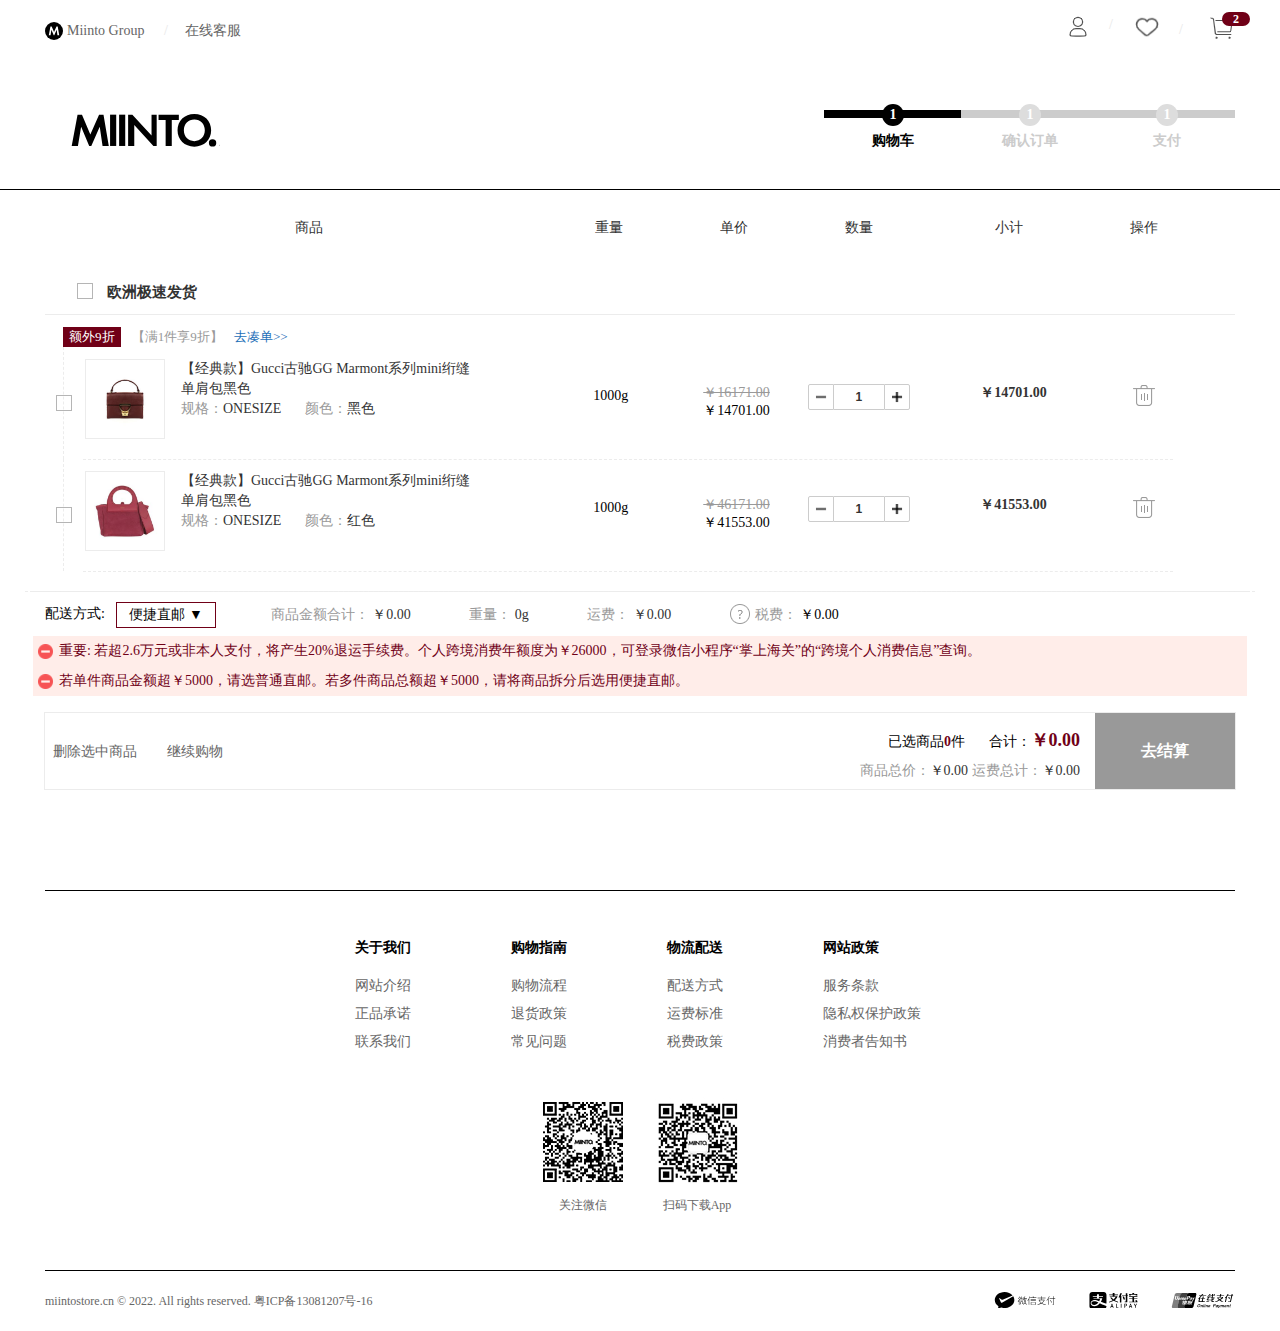
<file: project/html/cart.html>
<!DOCTYPE html>
<html lang="en">

<head>
    <meta charset="UTF-8">
    <meta http-equiv="X-UA-Compatible" content="IE=edge">
    <link rel="icon" href="../image/首页/商标/商标.svg">
    <meta name="viewport" content="width=device-width, initial-scale=1.0">
    <title>购物车</title>
    <link rel="stylesheet" href="../Css/cart.css">
    <script src="../jQuery/jquery.min.js"></script>
    <script src="../js/cart.js"></script>
</head>

<body>
    <div class="queren-lp">
        <div class="que-zhong clocfx">
            <div class="que-he">
                <div class="he-shang">
                    <span>X</span>
                </div>
                <p>你确定要删除该商品吗？</p>
                <div class="he-xia">
                    <button class="he-btn">确定</button>
                    <button class="he-btn2">取消</button>
                </div>
            </div>
        </div>
    </div>
    <div class="queren-lp2">
        <div class="que-zhong2 clocfx2">
            <div class="que-he2">
                <div class="he-shang2">
                    <span>X</span>
                </div>
                <p>你确定要删除所选商品吗？</p>
                <div class="he-xia2">
                    <button class="he-btn2">确定</button>
                    <button class="he-btn3">取消</button>
                </div>
            </div>
        </div>
    </div>
    <header>
        <!-- ********************************头部header********************************************************* -->
        <div class="header_e">
            <div class="header-div">
                <div class="main-e">
                    <div class="main-left">
                        <ul>
                            <li>
                                <img src="../image/首页/商标/商标.svg" alt="">
                                <a href="../html/Home.html">
                                    Miinto Group
                                </a>
                                <span>
                                    /
                                </span>

                            </li>
                            <li>
                                <a href="javascript:;">
                                    在线客服
                                </a>
                            </li>
                        </ul>
                    </div>
                    <div class="main-right">
                        <ul>
                            <li class="right-yi">
                                <a href="../html/thelogin.html" class="dlu">
                                    <span>
                                        /
                                    </span>
                                </a>

                            </li>
                            <li class="right-er">

                                <a href="../html/chloe.html" class="aixin">

                                </a>
                            </li>

                            <li class="right-san">
                                <span>
                                    /
                                </span>
                                <a href="..//html/cart.html" class="guowu"></a>
                            </li>
                            <span class="jianshu">
                                2
                            </span>
                        </ul>
                    </div>
                </div>
            </div>

            <!-- **********************************logo****************************************************** -->
            <!-- **********************************logo****************************************************** -->
            <div class="logo-op">
                <div class="logoop-lp cfixc">
                    <div class="lp-logo">
                        <a href="Home.html">
                            <div class="lp-logo-div">
                            </div>
                        </a>
                    </div>
                    <div class="jingdu">
                        <span class="step-name current cjkofix">
                            购物车
                        </span>
                        <span class="step-name  clo">
                            确认订单
                        </span>
                        <span class="step-name  clo">
                            支付
                        </span>
                    </div>
                </div>
            </div>
        </div>
    </header>

    <!-- 主体 -->
    <!-- 主体 -->
    <main>
        <div class="main-daoh">
            <div class="maindaoh">
                <div class="cart-title clearfix">
                    <span class="cart-title-label select">
                    </span>
                    <span class="cart-title-label info">商品</span>
                    <span class="cart-title-label weight">重量</span>
                    <span class="cart-title-label price">单价</span>
                    <span class="cart-title-label quantity">数量</span>
                    <span class="cart-title-label subtotal">小计</span>
                    <span class="cart-title-label operation">操作</span>
                </div>

            </div>
            <div class="mainquan">
                <div class="quan-po">
                    <div class="cconte cconte0 disflexcoum flexstart">

                        <div class="ol">

                            <input type="checkbox" name="brand0hs" value="1" class="checkall">

                        </div>

                    </div>
                    <strong class="quan-tt">欧洲极速发货</strong>
                </div>
            </div>
            <div class="cart-product-row">
                <div class="promotion-info">
                    <span class="promotion-tag">
                        额外9折
                    </span>
                    <span class="promotion-text  meet  lpolpo">【满1件享9折】</span>

                    <span class="promotion-text  meet meet-span">已满足【满1件享9折】</span>

                    <a href="javascript:;" class="promotion-link">去凑单&gt;&gt;</a>
                    <!-- 第一个 -->
                    <!-- 第一个 -->
                    <div class="promotion-product kpl lkj">
                        <div class="cctv cconte0 disflexcoum flexstart">

                            <div class="ol">

                                <input type="checkbox" name="brand0hs" value="1" class="linklpo">

                            </div>

                        </div>
                        <div class="cart-product-cell info">
                            <a href="javascript:;" class="info-imglink left">
                                <img src="../image/放大镜区/baobao/bao10.jpg" alt="">
                            </a>
                            <div class="info-details left">
                                <a class="info-link" sel-id="cart-product-name" href="javascript:;"
                                    title="【经典款】Gucci古驰GG Marmont系列mini绗缝单肩包黑色" target="_blank">【经典款】Gucci古驰GG
                                    Marmont系列mini绗缝单肩包黑色</a>
                                <div class="info-configurable">
                                    <span sel-id="cart-product-attr">规格：<em>ONESIZE</em></span>
                                    <span sel-id="cart-product-attr">颜色：<em>黑色</em></span>
                                </div>
                                <div class="info-bundle scrollbar">
                                </div>
                            </div>
                        </div>
                        <div class="cart-product-cell weight bnm matop">
                            <span>1000g</span>
                        </div>
                        <div class="cart-product-cell pricee bnm matop">
                            <p class="original-price">￥16171.00</p>
                            <p class="current-price tag-reference">
                                <span sel-id="cart-product-price">￥14701.00</span>
                            </p>
                        </div>
                        <div class="opop matop">
                            <div class="dd clearfix js-panel-cartcount">
                                <input type="button" class="button quantity-minus btn-minus">
                                <input type="text" value="1" class="quantity-display cart-count">
                                <input type="button" class="button quantity-add btn-add">
                            </div>
                        </div>
                        <div class="cart-product-cell bnm subtotall matop">
                            <p class="subtotal-price" sel-id="cart-product-total-price">￥14701.00</p>
                        </div>
                        <div class="cart-product-cell operationn matop">
                            <a class="operation-delete" href="javascript:;">
                            </a>
                        </div>
                    </div>
                    <!-- 第二个 -->
                    <div class="promotion-product kpl lkj">
                        <div class="cctv cconte0 disflexcoum flexstart">

                            <div class="ol">

                                <input type="checkbox" name="brand0hs" value="1" class="linklpo">

                            </div>

                        </div>
                        <div class="cart-product-cell info">
                            <a href="javascript:;" class="info-imglink left">
                                <img src="../image/放大镜区/baobao/bao9.jpg" alt="">
                            </a>
                            <div class="info-details left">
                                <a class="info-link" sel-id="cart-product-name" href="javascript:;"
                                    title="【经典款】Gucci古驰GG Marmont系列mini绗缝单肩包黑色" target="_blank">【经典款】Gucci古驰GG
                                    Marmont系列mini绗缝单肩包黑色</a>
                                <div class="info-configurable">
                                    <span sel-id="cart-product-attr">规格：<em>ONESIZE</em></span>
                                    <span sel-id="cart-product-attr">颜色：<em>红色</em></span>
                                </div>
                                <div class="info-bundle scrollbar">
                                </div>
                            </div>
                        </div>
                        <div class="cart-product-cell weight bnm matop">
                            <span>1000g</span>
                        </div>
                        <div class="cart-product-cell pricee bnm matop">
                            <p class="original-price">￥46171.00</p>
                            <p class="current-price tag-reference">
                                <span sel-id="cart-product-price">￥41553.00</span>
                            </p>
                        </div>
                        <div class="opop matop">
                            <div class="dd clearfix js-panel-cartcount">
                                <input type="button" class="button quantity-minus btn-minus">
                                <input type="text" value="1" class="quantity-display cart-count">
                                <input type="button" class="button quantity-add btn-add">

                            </div>
                        </div>
                        <div class="cart-product-cell bnm subtotall matop">
                            <p class="subtotal-price" sel-id="cart-product-total-price">￥41553.00</p>
                        </div>
                        <div class="cart-product-cell operationn matop">
                            <a class="operation-delete" href="javascript:;">
                            </a>
                        </div>
                    </div>
                </div>

            </div>
            <div class="cart-foot">
                <div class="cart-line-select">
                    <span class="title">配送方式:</span>
                    <span class="value">
                        便捷直邮
                        <span>▼</span>
                    </span>
                </div>
                <p class="store-settlement">
                    <span class="label">商品金额合计：</span>
                    <span class="valuee zj" sel-id="cart-each-total-price">￥10892.00</span>
                </p>
                <p class="store-settlement">
                    <span class="label">重量：</span>
                    <span class="valuee zl" sel-id="cart-each-total-weight">1000g </span>
                </p>
                <p class="store-settlement">
                    <span class="label">运费：</span>
                    <span class="valuee" sel-id="cart-each-total-freight">￥0.00</span>
                </p>
                <p class="store-settlementt">
                    <span class="tax-question ccc nmn"></span>
                    <!-- <span class="tax-tips">商品税费=商品单价×数量×商品税率<br>注：店铺活动、商品优惠券及运费均需缴纳税费。</span> -->
                    <span class="labell">税费：</span>
                    <span class="valuee" sel-id="cart-each-total-tax">￥0.00</span>
                </p>
            </div>
            <div class="cart-tips cart-bottom-tips">
                <span class="cart-span"></span>
                重要: 若超2.6万元或非本人支付，将产生20%退运手续费。个人跨境消费年额度为￥26000，可登录微信小程序“掌上海关”的“跨境个人消费信息”查询。
            </div>
            <div class="cart-tips cart-bottom-tips">
                <span class="cart-span"></span>
                若单件商品金额超￥5000，请选普通直邮。若多件商品总额超￥5000，请将商品拆分后选用便捷直邮。
            </div>


        </div>
        <div class="promotion-meet">
            <p>
                <span class="meet-type">全场折上9折：</span>
                <span class="meet-price">-￥1089.20</span>
            </p>
        </div>
        <div class="jiesuanqu">
            <div class="jie-left">
                <div class="settlement-group ">
                    <a class="settlement-operation" href="javascript:;">
                        删除选中商品
                    </a>
                </div>
                <div class="settlement-group left">
                    <a href="../html/shishang.html" class="settlement-operation">继续购物</a>
                </div>
            </div>
            <div class="settlement settlement-group-checkout right">
                <a class="btn-checkout disabled " href="javascript:void(0)">去结算</a>
            </div>
            <div class="reigth-jio vbss">
                <div class="df">
                    <p class="right-pppp">
                        <span class="mlml">已选商品<strong style="font-size: 14px;">1</strong>件</span>
                        <span class="heji">合计：<strong style="font-size: 18px;">￥9802.80</strong>
                        </span>
                    </p>
                </div>
                <div class="settlement-subtotal nvnvnv">
                    <span class="cart-lp">商品总价：<em sel-id="cart-stat-price">￥10892.00</em></span>
                    <span>运费总计：<em sel-id="cart-total-freight">￥0.00</em></span>
                </div>
                <div class="settlement-subtotal cvcvcv">
                    <span class="cart-lp">商品总价：<em sel-id="cart-stat-price">￥10892.00</em></span>
                    <span class="chaj">商品总优惠：<em sel-id="cart-total-price-discount">-￥1089.20</em></span>
                    <span>运费总计：<em sel-id="cart-total-freight">￥0.00</em></span>
                    <span>税费总计(含运费税)：<em sel-id="cart-total-tax">￥0.00</em></span>
                </div>

            </div>

        </div>

    </main>

    <!-- **************尾部******************** -->
    <!-- **************尾部******************** -->
    <!-- **************尾部******************** -->
    <footer>
        <div class="foo-wei cklkc">
            <div class="foowei-w">
                <div class="foowei-wmit ghj">
                    <div class="foowei-hjdsa ">
                        <div class="foowei-cxn ghj">
                            <div class="foowei-cxmn ">
                                <strong>关于我们</strong>
                                <a href="javascript:;">网站介绍</a>
                                <a href="javascript:;">正品承诺</a>
                                <a href="javascript:;">联系我们</a>
                            </div>
                            <div class="foowei-cxmn">
                                <strong>购物指南</strong>
                                <a href="javascript:;">购物流程</a>
                                <a href="javascript:;">退货政策</a>
                                <a href="javascript:;">常见问题</a>
                            </div>
                            <div class="foowei-cxmn">
                                <strong>物流配送</strong>
                                <a href="javascript:;">配送方式</a>
                                <a href="javascript:;">运费标准</a>
                                <a href="javascript:;">税费政策</a>
                            </div>
                            <div class="foowei-cxmn loas">
                                <strong>网站政策</strong>
                                <a href="javascript:;">服务条款</a>
                                <a href="javascript:;">隐私权保护政策</a>
                                <a href="javascript:;">消费者告知书</a>
                            </div>
                        </div>
                        <div class="foowei-njcb">
                            <ul class="njcb-ul">
                                <li>
                                    <img src="../image/首页/erweima.png" alt="">
                                    <p>关注微信</p>
                                </li>
                                <li>
                                    <img src="../image/首页/erweima2.jpg" alt="">
                                    <p>扫码下载App</p>
                                </li>
                            </ul>
                        </div>
                    </div>
                </div>
            </div>
        </div>
        <div class="safe-state safeck">
            <div class="left-part">
                miintostore.cn © 2022. All rights reserved.
                <a href="javascript:;" class="part-a">
                    粤ICP备13081207号-16
                </a>
            </div>
            <div class="right-part">
                <i></i>
                <i></i>
                <i></i>
            </div>
        </div>
    </footer>

</body>

</html>
</file>
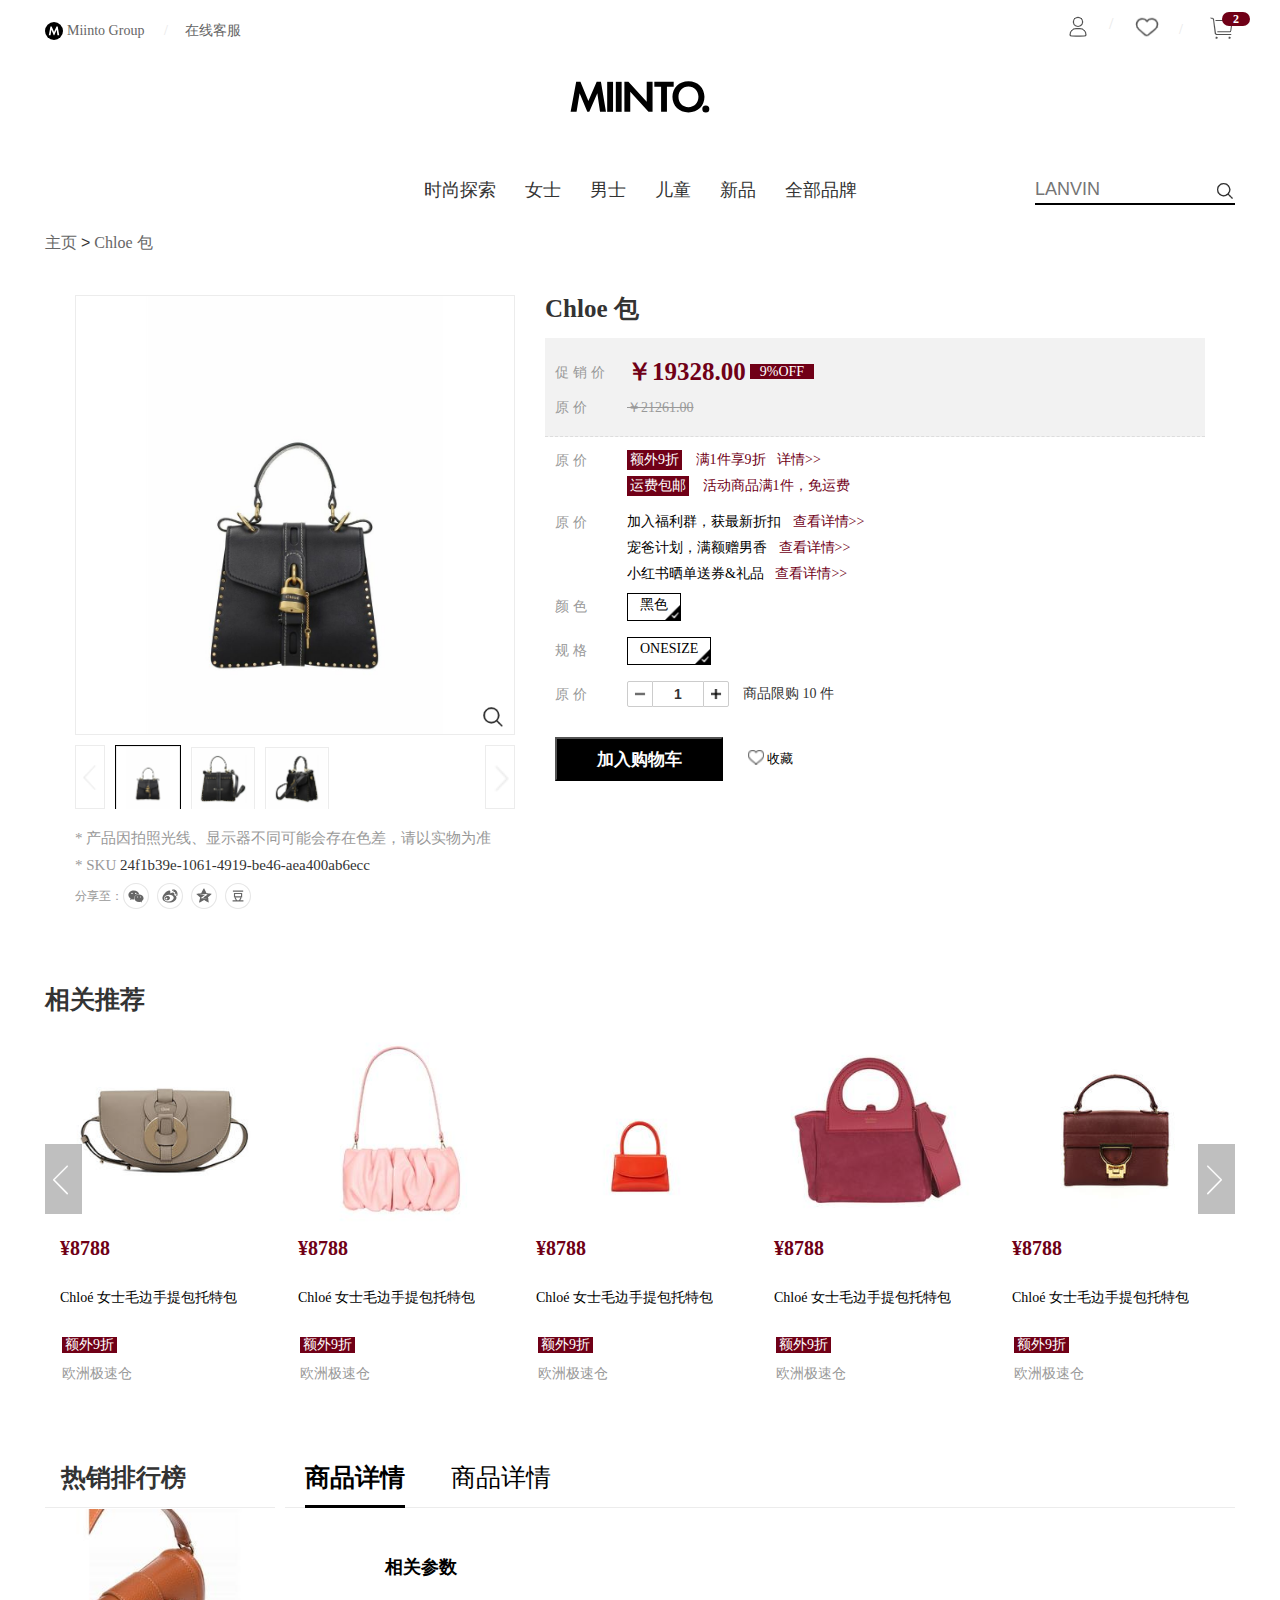
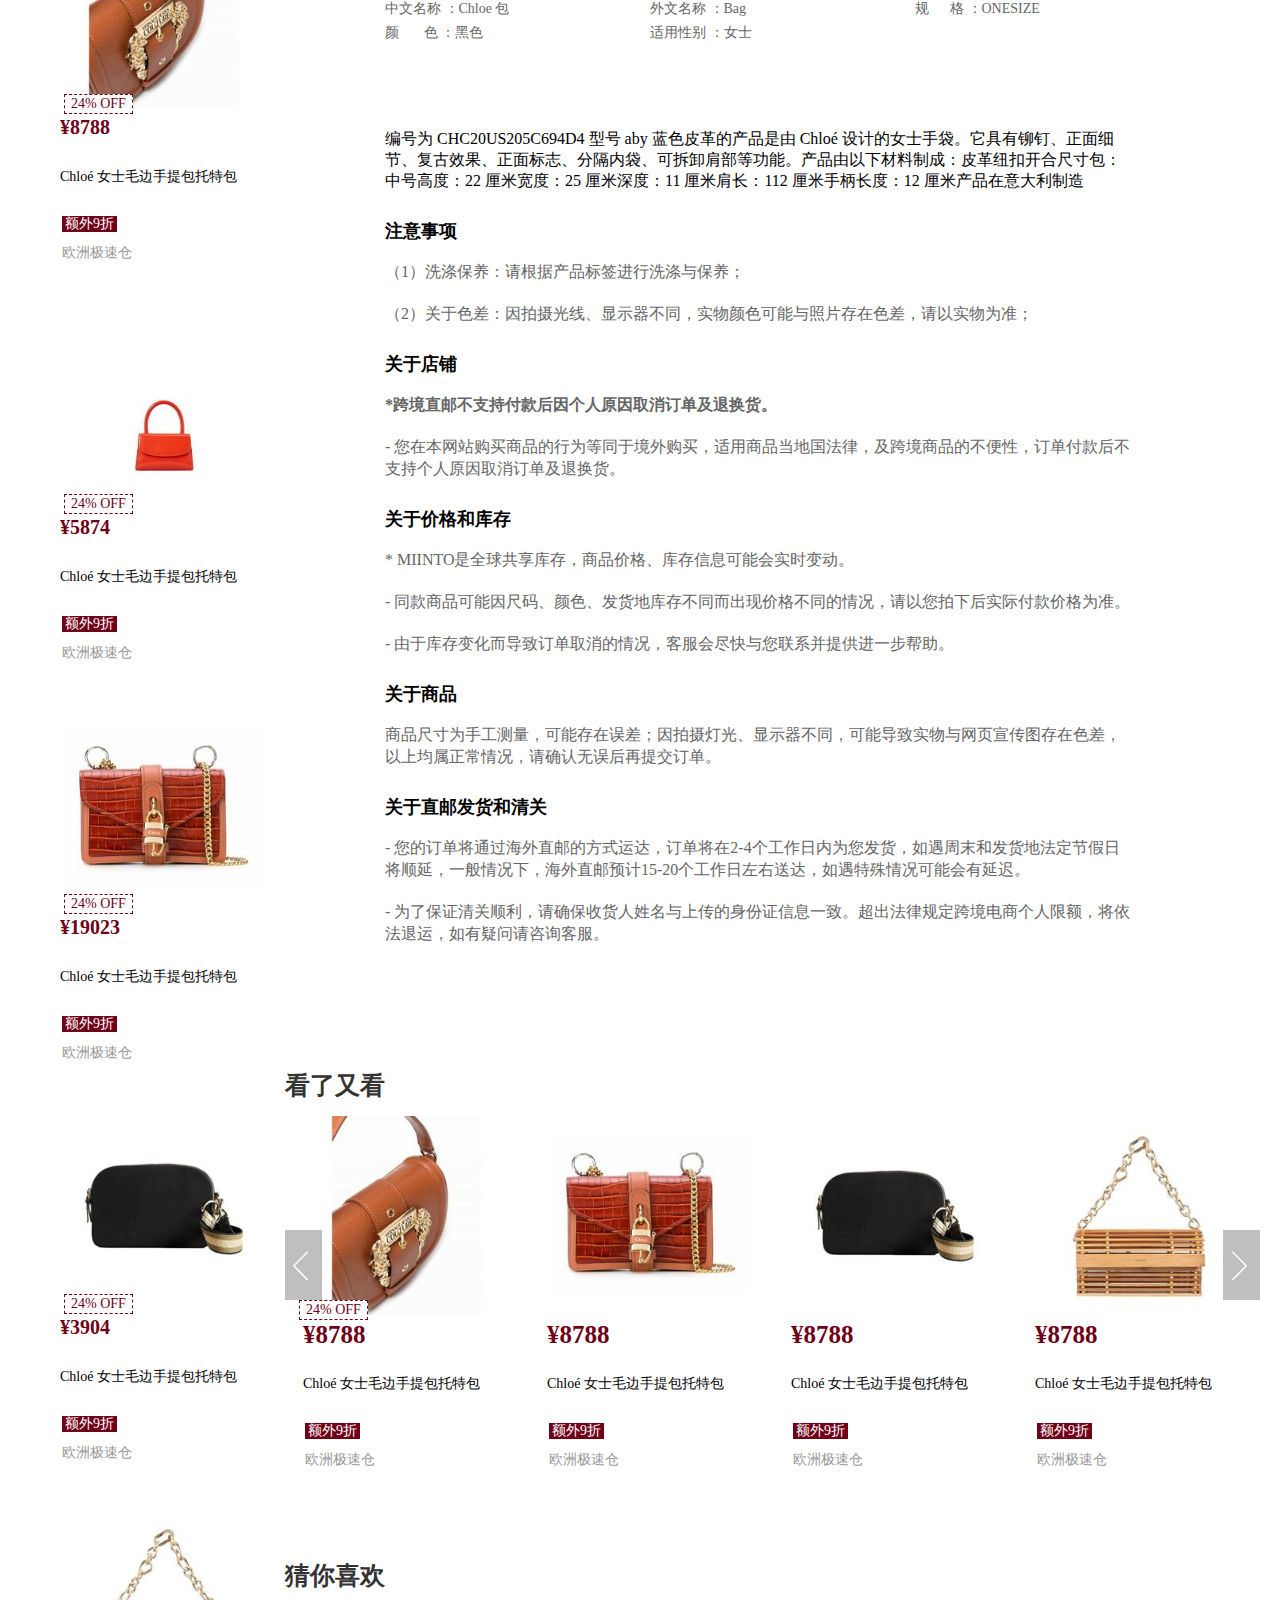
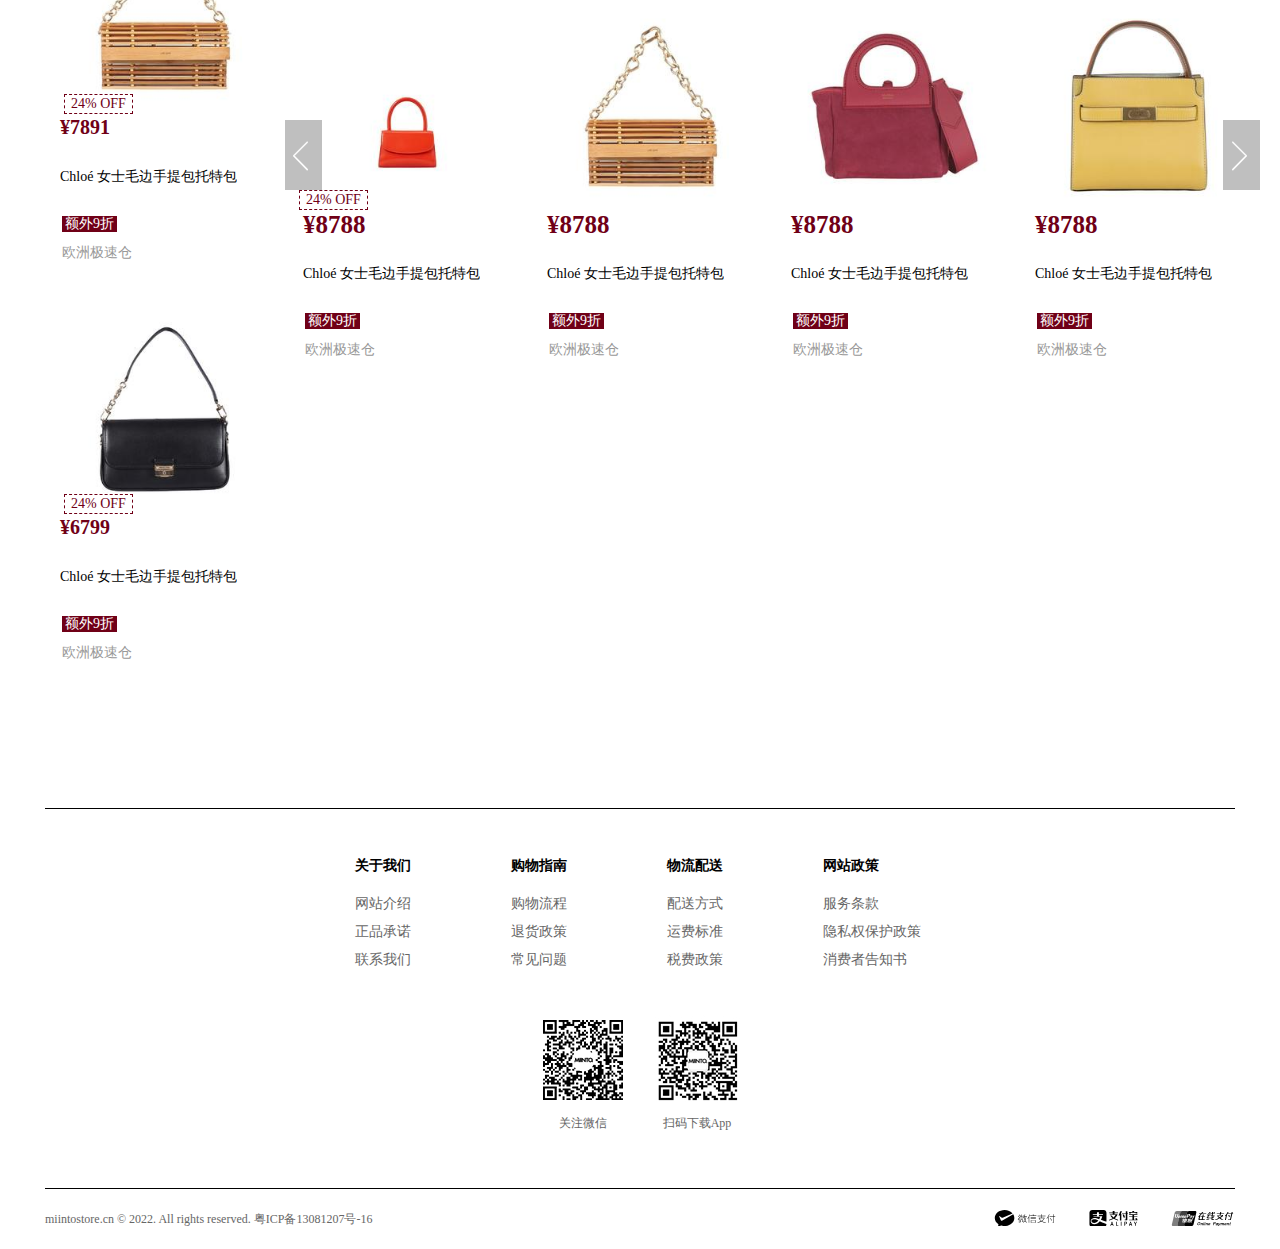
<file: project/html/chloe.html>
<!DOCTYPE html>
<html lang="en">

<head>
    <meta charset="UTF-8">
    <meta http-equiv="X-UA-Compatible" content="IE=edge">
    <link rel="icon" href="../image/首页/商标/商标.svg">
    <meta name="viewport" content="width=device-width, initial-scale=1.0">
    <title>Chloe 包</title>
    <link rel="stylesheet" href="../Css/chloe.css">
    <script src="../jQuery/jquery.min.js"></script>
    <script src="../js/animation.js"></script>
    <script src="../js/chloe.js"></script>
</head>

<body>
<div class="queren-lp">
    <div class="que-zhong ">
        <div class="que-he">
            <div class="he-shang">
                <span>X</span>
            </div>
            <p>商品已成功加入到购物车</p>
            <div class="he-xia">
                <button class="he-btn">继续购物</button>
                <button class="he-btn2">去购物车结算</button>
            </div>
        </div>
    </div>
</div>

    <header>
        <!-- 头部 -->
        <!-- 头部 -->
        <!-- ********************************头部header********************************************************* -->
        <div class="header_e">
            <div class="header-div">
                <div class="main-e">
                    <div class="main-left">
                        <ul>
                            <li>
                                <img src="../image/首页/商标/商标.svg" alt="">
                                <a href="../html/Home.html">
                                    Miinto Group
                                </a>
                                <span>
                                    /
                                </span>

                            </li>
                            <li>
                                <a href="javascript:;">
                                    在线客服
                                </a>
                            </li>
                        </ul>
                    </div>
                    <div class="main-right">
                        <ul>
                            <li class="right-yi">
                                <a href="../html/thelogin.html" class="dlu">
                                    <span>
                                        /
                                    </span>
                                </a>

                            </li>
                            <li class="right-er">

                                <a href="../html/chloe.html" class="aixin">

                                </a>
                            </li>

                            <li class="right-san">
                                <span>
                                    /
                                </span>
                                <a href="../html/cart.html" class="guowu"></a>
                            </li>
                            <span class="jianshu">
                                2
                            </span>
                        </ul>
                    </div>
                </div>
            </div>

            <!-- **********************************头部****************************************************** -->
            <div class="logo">
                <div class="logo-qu">
                    <a href="javascript:;" class="loog">
                        <svg class="svg"></svg>
                    </a>
                </div>
            </div>


            <nav>
                <!-- 导航栏 -->
                <!-- 导航栏 -->
                <div class="nav">
                    <ul class="nav-yiul">
                        <li>
                            <a href="../html/shishang.html">时尚探索</a>
                        </li>
                        <li>
                            <a href="javascript:;">女士</a>
                        </li>
                        <li>
                            <a href="javascript:;">男士</a>
                        </li>
                        <li>
                            <a href="javascript:;">儿童</a>
                        </li>
                        <li>
                            <a href="javascript:;">新品</a>
                        </li>
                        <li>
                            <a href="javascript:;">全部品牌</a>
                        </li>
                        <div class="nav-shuo">

                            <input type="text" placeholder="LANVIN">
                            <div class="shuos">
                                <button class="shuo-s"></button>
                            </div>
                        </div>
                    </ul>

                </div>
                <div class="clfvbcx">
                    <div class="lala cv">
                        <div class="cmcm clclk">
                            <ul class="cmcm_ul">
                                <li>
                                    <h4>场景穿搭</h4>
                                </li>
                                <li>夏日泳装</li>
                                <li>户外露营</li>
                                <li>海边度假</li>
                                <li>职场通勤</li>
                            </ul>
                            <ul class="cmcm_ul">
                                <li>
                                    <h4>甄选好礼</h4>
                                </li>
                                <li>派对之选</li>
                                <li>人气包袋</li>
                                <li>精选好物</li>

                            </ul>
                            <ul class="cmcm_ul">
                                <li>
                                    <h4>买手精选</h4>
                                </li>
                                <li>虎头hot品</li>
                                <li>千元好物</li>
                                <li>小众品牌</li>

                            </ul>
                            <ul class="cmcm_ul">
                                <li>
                                    <h4>时尚前沿</h4>
                                </li>
                                <li>高街运动鞋</li>
                                <li>经典Logo专属</li>
                                <li>经典高跟</li>

                            </ul>
                        </div>
                    </div>
                    <div class="lala cv">
                        <div class="cmcm clclk">
                            <ul class="cmcm_ul">
                                <li>
                                    <h4>上装</h4>
                                </li>
                                <li>T恤</li>
                                <li>衬衫</li>
                                <li>背心/短上衣</li>
                                <li>西装</li>
                                <li>卫衣</li>
                                <li>毛衣针织</li>
                                <li>夹克</li>
                                <li>大衣</li>
                                <li>风衣</li>
                                <li>羽绒服</li>
                                <li>运动服</li>
                                <li>运动服饰</li>
                            </ul>
                            <ul class="cmcm_ul">
                                <li>
                                    <h4>下装</h4>
                                </li>
                                <li>连衣裙</li>
                                <li>半裙</li>
                                <li>牛子裤</li>
                                <li>长裤</li>
                                <li>连衣裤</li>
                                <li>运动休闲裤</li>
                                <li>短裤</li>

                            </ul>
                            <ul class="cmcm_ul">
                                <li>
                                    <h4>鞋履</h4>
                                </li>
                                <li>高跟鞋</li>
                                <li>平底鞋</li>
                                <li>运动鞋</li>
                                <li>靴子</li>
                                <li>雪地靴</li>

                            </ul>
                            <ul class="cmcm_ul">
                                <li>
                                    <h4>热门鞋款</h4>
                                </li>
                                <li>乐福鞋</li>
                                <li>藐勒鞋</li>
                                <li>帆布鞋</li>
                                <li>编织鞋</li>
                                <li>老爹鞋</li>
                                <li>芭蕾鞋</li>
                                <li>板鞋</li>
                                <li>拖鞋</li>
                                <li>切尔西靴</li>
                            </ul>
                            <ul class="cmcm_ul">
                                <li>
                                    <h4>鞋筒高度</h4>
                                </li>
                                <li>裹靴</li>
                                <li>中筒靴</li>
                                <li>及膝靴</li>
                                <li>过膝靴</li>
                            </ul>
                            <ul class="cmcm_ul">
                                <li>
                                    <h4>包袋</h4>
                                </li>
                                <li>单肩/斜挎包</li>
                                <li>手提包</li>
                                <li>手拿包</li>
                                <li>腰包</li>
                                <li>双肩包</li>
                                <li>卡包/钱包</li>
                                <li>化妆包</li>
                                <li>行李袋/箱</li>
                            </ul>
                            <ul class="cmcm_ul">
                                <li>
                                    <h4>热门包款</h4>
                                </li>
                                <li>腋下包</li>
                                <li>托特包</li>
                                <li>水桶包</li>
                                <li>翻盖包</li>
                            </ul>
                            <ul class="cmcm_ul">
                                <li>
                                    <h4>首饰</h4>
                                </li>
                                <li>耳饰</li>
                                <li>项链</li>
                                <li>戒指</li>
                                <li>手镯/手链</li>
                                <li>腕表</li>
                                <li>胸针/胸花</li>
                            </ul>
                            <ul class="cmcm_ul">
                                <li>
                                    <h4>配饰</h4>
                                </li>
                                <li>太阳镜</li>
                                <li>帽子</li>
                                <li>腰带</li>
                                <li>平光镜</li>
                                <li>围巾/披肩</li>
                                <li>发饰</li>
                                <li>钥匙扣</li>
                                <li>手机配件</li>
                                <li>手套</li>
                                <li>雨伞</li>
                                <li>口罩</li>
                            </ul>
                            <ul class="cmcm_ul">
                                <li>
                                    <h4>家居日常</h4>
                                </li>
                                <li>泳衣</li>
                                <li>内衣裤袜</li>
                                <li>睡衣</li>
                            </ul>
                        </div>
                    </div>
                    <div class="lala cv">
                        <div class="cmcm clclk">
                            <ul class="cmcm_ul">
                                <li>
                                    <h4>上装</h4>
                                </li>
                                <li>polo衫</li>
                                <li>衬衫</li>
                                <li>背心/短上衣</li>
                                <li>西装</li>
                                <li>卫衣</li>
                                <li>毛衣针织</li>
                                <li>夹克</li>
                                <li>大衣</li>
                                <li>风衣</li>
                                <li>羽绒服</li>
                                <li>运动服</li>
                                <li>运动服饰</li>
                                <li>套装</li>
                                <li>西装马甲</li>
                            </ul>
                            <ul class="cmcm_ul">
                                <li>
                                    <h4>下装</h4>
                                </li>
                                <li>连衣裙</li>
                                <li>半裙</li>
                                <li>牛子裤</li>
                                <li>长裤</li>
                                <li>连衣裤</li>
                                <li>运动休闲裤</li>
                                <li>短裤</li>

                            </ul>
                            <ul class="cmcm_ul">
                                <li>
                                    <h4>鞋履</h4>
                                </li>
                                <li>高跟鞋</li>
                                <li>平底鞋</li>
                                <li>运动鞋</li>
                            </ul>
                            <ul class="cmcm_ul">
                                <li>
                                    <h4>热门鞋款</h4>
                                </li>
                                <li>乐福鞋</li>
                                <li>藐勒鞋</li>
                                <li>帆布鞋</li>
                                <li>编织鞋</li>
                                <li>老爹鞋</li>
                                <li>芭蕾鞋</li>
                                <li>板鞋</li>
                                <li>拖鞋</li>

                            </ul>
                            <ul class="cmcm_ul">
                                <li>
                                    <h4>穿入方式</h4>
                                </li>
                                <li>系带</li>
                                <li>搭扣</li>
                            </ul>
                            <ul class="cmcm_ul">
                                <li>
                                    <h4>鞋筒高度</h4>
                                </li>
                                <li>低帮</li>
                                <li>高帮</li>

                            </ul>
                            <ul class="cmcm_ul">
                                <li>
                                    <h4>包袋</h4>
                                </li>
                                <li>单肩/斜挎包</li>
                                <li>手提包</li>
                                <li>手拿包</li>
                                <li>腰包</li>
                                <li>双肩包</li>
                                <li>卡包/钱包</li>
                                <li>化妆包</li>
                                <li>行李袋/箱</li>
                            </ul>
                            <ul class="cmcm_ul">
                                <li>
                                    <h4>热门包款</h4>
                                </li>
                                <li>腋下包</li>
                                <li>托特包</li>
                                <li>水桶包</li>
                                <li>翻盖包</li>
                            </ul>
                            <ul class="cmcm_ul">
                                <li>
                                    <h4>首饰</h4>
                                </li>
                                <li>耳饰</li>
                                <li>项链</li>
                                <li>戒指</li>
                                <li>手镯/手链</li>
                                <li>腕表</li>
                                <li>胸针/胸花</li>
                            </ul>
                            <ul class="cmcm_ul">
                                <li>
                                    <h4>配饰</h4>
                                </li>
                                <li>太阳镜</li>
                                <li>帽子</li>
                                <li>腰带</li>
                                <li>平光镜</li>
                                <li>围巾/披肩</li>
                                <li>发饰</li>
                                <li>钥匙扣</li>
                            </ul>
                            <ul class="cmcm_ul">
                                <li>
                                    <h4>家居日常</h4>
                                </li>
                                <li>泳衣</li>
                                <li>泳裤</li>

                            </ul>
                        </div>
                    </div>
                    <div class="lala cv">
                        <div class="cmcm clclk">
                            <ul class="cmcm_ul">
                                <li>
                                    <h4>女童上装</h4>
                                </li>
                                <li>卫衣</li>
                                <li>衬衫</li>
                                <li>T恤/polo衫</li>
                                <li>毛衣针织</li>
                                <li>连衣裙</li>
                                <li>外套</li>

                            </ul>
                            <ul class="cmcm_ul">
                                <li>
                                    <h4>女童下装</h4>
                                </li>
                                <li>长裤</li>
                                <li>短裤</li>
                                <li>半裙</li>
                                <li>运动裤</li>
                            </ul>
                            <ul class="cmcm_ul">
                                <li>
                                    <h4>男童上装</h4>
                                </li>
                                <li>卫衣</li>
                                <li>衬衫</li>
                                <li>T恤/polo衫</li>
                                <li>毛衣针织</li>
                                <li>连体衣</li>
                                <li>外套</li>
                            </ul>
                            <ul class="cmcm_ul">
                                <li>
                                    <h4>男童下装</h4>
                                </li>
                                <li>长裤</li>
                                <li>短裤</li>
                                <li>运动裤</li>
                            </ul>
                            <ul class="cmcm_ul">
                                <li>
                                    <h4>女童鞋</h4>
                                </li>
                                <li>运动鞋</li>

                            </ul>
                            <ul class="cmcm_ul">
                                <li>
                                    <h4>男童鞋</h4>
                                </li>
                                <li>运动鞋</li>

                            </ul>
                            <ul class="cmcm_ul">
                                <li>
                                    <h4>配饰/玩具</h4>
                                </li>
                                <li>包包</li>

                            </ul>


                        </div>
                    </div>
                    <div class="lala cv">
                        <div class="cmcm clclk">
                            <ul class="cmcm_ul">
                                <li>
                                    <h4>女士</h4>
                                </li>
                                <li>服装</li>
                                <li>鞋履</li>
                                <li>包袋</li>
                                <li>配饰</li>

                            </ul>
                            <ul class="cmcm_ul">
                                <li>
                                    <h4>男士</h4>
                                </li>
                                <li>服装</li>
                                <li>鞋履</li>
                                <li>包袋</li>
                                <li>配饰</li>
                            </ul>
                            <ul class="cmcm_ul">
                                <li>
                                    <h4>儿童</h4>
                                </li>
                                <li>服装</li>
                                <li>鞋履</li>
                                <li>包袋</li>
                                <li>配饰/玩具</li>
                            </ul>
                            <ul class="mm_ul">
                                <li>
                                    <img src="../image/全部品牌/xp1.jpg" alt="">
                                    <span>HOGAN</span>
                                </li>
                                <li>
                                    <img src="../image/全部品牌/xp2.jpg" alt="">
                                    <span>MOOSE KNUCKLESJK</span>
                                </li>
                            </ul>

                        </div>
                    </div>
                    <div class="lala cv">
                        <div class="cmcm clclk">
                            <ul class="loplop_ul lkkl">
                                <li>
                                    <img src="../image/全部品牌/pp1.jpg" alt="">
                                    <span>Maison Margiela</span>
                                </li>
                                <li>
                                    <img src="../image/全部品牌/pp2.jpg" alt="">
                                    <span>Autry</span>
                                </li>
                                <li>
                                    <img src="../image/全部品牌/pp3.jpg" alt="">
                                    <span>Rick Owens</span>
                                </li>
                                <li>
                                    <img src="../image/全部品牌/pp4.jpg" alt="">
                                    <span>TORY BURCH</span>
                                </li>
                                <li>
                                    <img src="../image/全部品牌/pp5.jpg" alt="">
                                    <span>Nanushka</span>
                                </li>
                                <li>
                                    <img src="../image/全部品牌/pp6.jpg" alt="">
                                    <span>BY FAR</span>
                                </li>
                                <li>
                                    <img src="../image/全部品牌/pp7.jpg" alt="">
                                    <span>Stone lsland</span>
                                </li>
                                <li>
                                    <a href="javascript:;">更多品牌>></a>
                                    <p class="vip">more</p>
                                </li>
                            </ul>
                            <div class="yyy">
                                <img src="../image/全部品牌/pp8.jpg" alt="">
                            </div>
                        </div>
                    </div>
                </div>
                <!-- cloe 包 -->
                <!-- cloe 包 -->

                <div class="breadcrumbs">
                    <ul class="clearfix">

                        <li><a href="/">主页</a></li>

                        <li class="depart">&gt;</li>
                        <li><a href="javascript:;">Chloe 包</a></li>
                    </ul>
                </div>

                <!-- 放大镜 -->
                <!-- 放大镜 -->

                <div class="fadajin">
                    <div class="fada-ghu">
                        <div class="fada-ghu-hkj clearfix">
                            <!-- 左边 -->
                            <!-- 左边 -->
                            <div class="fl-left ">
                                <div class="product-gallery-big">
                                    <!--大图  -->
                                    <a href="../image/放大镜区/fada.jpg" class="jqzoom">
                                        <div class="zoomPad">
                                            <img src="../image/放大镜区/fada.jpg" alt="">
                                            <i class="icon-zoom"></i>
                                        </div>
                                    </a>
                                    <div class="zhe"></div>

                                    <!-- 放大镜大图 -->
                                    <div class="datu">
                                        <img src="../image/放大镜区/fada.jpg" class="datu-tu" alt="">
                                    </div>
                                </div>
                                <div class="product-gallery-thumbs">
                                    <a href="javascript:;" class="arrow-left fl-left fl-a">
                                    </a>
                                    <div class="thumb-wrap fl-left">
                                        <!-- 小图 -->
                                        <ul class="clearfix">
                                            <li class="crrent">
                                                <a href="javascript:;" class="zoomThumbActive">
                                                    <img src="../image/放大镜区/fada.jpg" alt="">
                                                </a>
                                            </li>
                                            <li>
                                                <a href="javascript:;" class="zoomThumbActive">
                                                    <img src="../image/放大镜区/fada2.jpg" alt="">
                                                </a>
                                            </li>
                                            <li>
                                                <a href="javascript:;" class="zoomThumbActive">
                                                    <img src="../image/放大镜区/fada3.jpg" alt="">
                                                </a>
                                            </li>
                                        </ul>
                                    </div>
                                    <a href="javascript:;" class="arrow-right fl-right fl-a"></a>
                                </div>
                                <div class="product-sku-info">
                                    <p>
                                        * 产品因拍照光线、显示器不同可能会存在色差，请以实物为准
                                    </p>
                                    <p>*
                                        <span class="sku">
                                            SKU
                                            <b>24f1b39e-1061-4919-be46-aea400ab6ecc</b>
                                        </span>
                                    </p>
                                </div>
                                <div class="product-share-wrapper">
                                    <span class="share-label">分享至：</span>
                                    <a href="javascript:;" class="weixin share-logo">
                                        <div class="erweima-show">
                                            <span class="triangle_border_up"> </span>
                                            <div class="code">
                                                <!-- <div ></div> -->
                                                <canvas width="120" height="120"></canvas>
                                            </div>
                                            <p class="vx-poo">微信“扫一扫”</p>
                                            <p class="fenx-pop vx-poo">分享至朋友圈</p>
                                        </div>
                                    </a>
                                    <a href="javascript:;" class="sina share-logo"></a>
                                    <a href="javascript:;" class="qq share-logo"></a>
                                    <a href="javascript:;" class="douban share-logo"></a>

                                </div>
                            </div>
                            <!-- 右边 -->
                            <!-- 右边 -->
                            <div class="fl-right product-sale-info">
                                <h1 class="product-name">Chloe 包</h1>
                                <p class="product-short-des"></p>
                                <div class="price-information">
                                    <div class="info-wrap">
                                        <div class="dt"> 促 销 价</div>
                                        <div class="dd">
                                            <b class="end-price" id="end-price">￥19328.00</b>
                                            <span class="discount-tag">9%OFF</span>
                                        </div>
                                    </div>
                                    <div class="info-wrap">
                                        <div class="dt">原 价</div>
                                        <div class="dd">
                                            <del sel-id="detail-text-del-price">￥21261.00</del>
                                        </div>
                                    </div>

                                </div>
                                <div class="info-wrap promotions">
                                    <div class="dt">原 价</div>
                                    <div class="dd">
                                        <p class="info">
                                            <i class="tag">额外9折</i>
                                            满1件享9折
                                            <a href="javascript:;" class="">
                                                详情>>
                                            </a>
                                        </p>
                                        <p class="info">
                                            <i class="tag">运费包邮</i>
                                            活动商品满1件，免运费
                                        </p>
                                    </div>
                                </div>
                                <div class="info-wrap custom-promotion">
                                    <div class="dt">原 价</div>
                                    <div class="dd">
                                        <p class="info">
                                            加入福利群，获最新折扣
                                            <a href="javascript:;" class="">
                                                查看详情>>
                                            </a>
                                        </p>
                                        <p class="info">
                                            宠爸计划，满额赠男香
                                            <a href="javascript:;" class="">
                                                查看详情>>
                                            </a>
                                        </p>
                                        <p class="info">
                                            小红书晒单送券&礼品
                                            <a href="javascript:;" class="">
                                                查看详情>>
                                            </a>
                                        </p>

                                    </div>
                                </div>
                                <div class="js-sku-box">
                                    <dl class="attr-box info-wrap color-select clearfix ">
                                        <dt class="attr-head dt">
                                            <label>颜 色</label>
                                        </dt>
                                        <dd data-key="颜色" class="attr-item dd cls-selected">
                                            黑色
                                        </dd>
                                    </dl>
                                    <dl class="attr-box info-wrap color-select clearfix ">
                                        <dt class="attr-head dt">
                                            <label>规 格</label>
                                        </dt>
                                        <dd data-key="颜色" class="attr-item dd cls-selected">
                                            ONESIZE
                                        </dd>
                                    </dl>
                                </div>
                                <div class="info-wrap ">
                                    <div class="dt">原 价</div>
                                    <div class="dd clearfix js-panel-cartcount">
                                        <input type="button" class="button quantity-minus btn-minus">
                                        <input type="text" readonly value="1" min="1"
                                            class="quantity-display cart-count">
                                        <input type="button" class="button quantity-add btn-add">
                                        <span class="limitation">
                                            商品限购
                                            <span sel-id="detail-text-quantity-maximum">
                                                10
                                            </span>
                                            件
                                        </span>
                                    </div>
                                </div>
                                <div class="buy-and-collect clearfix">
                                    <button class="button btn-buy js-btn-buy fl-left">
                                        加入购物车
                                    </button>

                                    <button class="button btn-collect fl-left">
                                        <i class="icon-collect">

                                        </i>收藏
                                    </button>
                                </div>
                            </div>
                        </div>
                    </div>
                </div>

                <!-- 内容 -->
                <!-- neir -->

                <div class="pds-recommended">
                    <div class="recommend-bfd-list js-recommend-loaded" id="bfd_xgtj">
                        <div class="recommend-bfd">
                            <div class="tabs">
                                <a href="javascript:;" id="bfd-rec-9" class="only-one-tab active">
                                    相关推荐
                                </a>
                            </div>
                            <div class="lubo1">
                                <div class="ulzuo"></div>
                                <div class="ulyou"></div>
                                <div class="lunbo-chang">
                                    <div class="wup-po fizx-sa">
                                        <div class="po-lunw fonth">
                                            <a href="javascript:;" class="polunw-a">
                                                <img src="../image/放大镜区/baobao/bao1.jpg" alt="">
                                            </a>
                                            <span class="discount-info">
                                                <span class="infp-sss">24% OFF</span>
                                            </span>
                                            <div class="lunw-zhong">
                                                <p class="zhong-zi">
                                                    <a href="javascript" class="zi-aa">
                                                        Chloé 女士毛边手提包托特包
                                                    </a>
                                                </p>
                                                <p class="zhong-jia">
                                                    <span>
                                                        ¥8788
                                                    </span>
                                                </p>
                                            </div>
                                            <div class="recommend-bfd-tags">

                                                <span class="promotion-tag">额外9折</span>

                                            </div>
                                            <div class="stock-tag">欧洲极速仓</div>
                                            <div class="recommend-bfd-addcart">加入购物车</div>
                                        </div>


                                    </div>
                                    <div class="wup-po fizx-sa">
                                        <div>
                                            <div class="po-lunw fonth">
                                                <a href="javascript:;" class="polunw-a">
                                                    <img src="../image/放大镜区/baobao/bao2.jpg" alt="">
                                                </a>
                                                <span class="discount-info">
                                                    <span class="infp-sss">24% OFF</span>
                                                </span>
                                                <div class="lunw-zhong">
                                                    <p class="zhong-zi">
                                                        <a href="javascript" class="zi-aa">
                                                            Chloé 女士毛边手提包托特包
                                                        </a>
                                                    </p>
                                                    <p class="zhong-jia">
                                                        <span>
                                                            ¥8788
                                                        </span>
                                                    </p>
                                                </div>
                                                <div class="recommend-bfd-tags">

                                                    <span class="promotion-tag">额外9折</span>

                                                </div>
                                                <div class="stock-tag">欧洲极速仓</div>
                                                <div class="recommend-bfd-addcart">加入购物车</div>
                                            </div>

                                        </div>
                                    </div>
                                    <div class="wup-po fizx-sa">
                                        <div>
                                            <div class="po-lunw fonth">
                                                <a href="javascript:;" class="polunw-a">
                                                    <img src="../image/放大镜区/baobao/bao3.jpg" alt="">
                                                </a>
                                                <span class="discount-info">
                                                    <span class="infp-sss">24% OFF</span>
                                                </span>
                                                <div class="lunw-zhong">
                                                    <p class="zhong-zi">
                                                        <a href="javascript" class="zi-aa">
                                                            Chloé 女士毛边手提包托特包
                                                        </a>
                                                    </p>
                                                    <p class="zhong-jia">
                                                        <span>
                                                            ¥8788
                                                        </span>
                                                    </p>
                                                </div>
                                                <div class="recommend-bfd-tags">

                                                    <span class="promotion-tag">额外9折</span>

                                                </div>
                                                <div class="stock-tag">欧洲极速仓</div>
                                                <div class="recommend-bfd-addcart">加入购物车</div>
                                            </div>

                                        </div>
                                    </div>
                                    <div class="wup-po fizx-sa">
                                        <div>
                                            <div class="po-lunw fonth">
                                                <a href="javascript:;" class="polunw-a">
                                                    <img src="../image/放大镜区/baobao/bao4.jpg" alt="">
                                                </a>
                                                <span class="discount-info">
                                                    <span class="infp-sss">24% OFF</span>
                                                </span>
                                                <div class="lunw-zhong">
                                                    <p class="zhong-zi">
                                                        <a href="javascript" class="zi-aa">
                                                            Chloé 女士毛边手提包托特包
                                                        </a>
                                                    </p>
                                                    <p class="zhong-jia">
                                                        <span>
                                                            ¥8788
                                                        </span>
                                                    </p>
                                                </div>
                                                <div class="recommend-bfd-tags">

                                                    <span class="promotion-tag">额外9折</span>

                                                </div>
                                                <div class="stock-tag">欧洲极速仓</div>
                                                <div class="recommend-bfd-addcart">加入购物车</div>
                                            </div>

                                        </div>
                                    </div>
                                    <div class="wup-po fizx-sa">
                                        <div>
                                            <div class="po-lunw fonth">
                                                <a href="javascript:;" class="polunw-a">
                                                    <img src="../image/放大镜区/baobao/bao5.jpg" alt="">
                                                </a>
                                                <span class="discount-info">
                                                    <span class="infp-sss">24% OFF</span>
                                                </span>
                                                <div class="lunw-zhong">
                                                    <p class="zhong-zi">
                                                        <a href="javascript" class="zi-aa">
                                                            Chloé 女士毛边手提包托特包
                                                        </a>
                                                    </p>
                                                    <p class="zhong-jia">
                                                        <span>
                                                            ¥8788
                                                        </span>
                                                    </p>
                                                </div>
                                                <div class="recommend-bfd-tags">

                                                    <span class="promotion-tag">额外9折</span>

                                                </div>
                                                <div class="stock-tag">欧洲极速仓</div>
                                                <div class="recommend-bfd-addcart">加入购物车</div>
                                            </div>

                                        </div>
                                    </div>
                                    <div class="wup-po fizx-sa">
                                        <div>
                                            <div class="po-lunw fonth">
                                                <a href="javascript:;" class="polunw-a">
                                                    <img src="../image/放大镜区/baobao/bao6.jpg" alt="">
                                                </a>
                                                <span class="discount-info">
                                                    <span class="infp-sss">24% OFF</span>
                                                </span>
                                                <div class="lunw-zhong">
                                                    <p class="zhong-zi">
                                                        <a href="javascript" class="zi-aa">
                                                            Chloé 女士毛边手提包托特包
                                                        </a>
                                                    </p>
                                                    <p class="zhong-jia">
                                                        <span>
                                                            ¥8788
                                                        </span>
                                                    </p>
                                                </div>
                                                <div class="recommend-bfd-tags">

                                                    <span class="promotion-tag">额外9折</span>

                                                </div>
                                                <div class="stock-tag">欧洲极速仓</div>
                                                <div class="recommend-bfd-addcart">加入购物车</div>
                                            </div>

                                        </div>
                                    </div>
                                    <div class="wup-po fizx-sa">
                                        <div>
                                            <div class="po-lunw fonth">
                                                <a href="javascript:;" class="polunw-a">
                                                    <img src="../image/放大镜区/baobao/bao7.jpg" alt="">
                                                </a>
                                                <span class="discount-info">
                                                    <span class="infp-sss">24% OFF</span>
                                                </span>
                                                <div class="lunw-zhong">
                                                    <p class="zhong-zi">
                                                        <a href="javascript" class="zi-aa">
                                                            Chloé 女士毛边手提包托特包
                                                        </a>
                                                    </p>
                                                    <p class="zhong-jia">
                                                        <span>
                                                            ¥8788
                                                        </span>
                                                    </p>
                                                </div>
                                                <div class="recommend-bfd-tags">

                                                    <span class="promotion-tag">额外9折</span>

                                                </div>
                                                <div class="stock-tag">欧洲极速仓</div>
                                                <div class="recommend-bfd-addcart">加入购物车</div>
                                            </div>

                                        </div>
                                    </div>
                                    <div class="wup-po fizx-sa">
                                        <div>
                                            <div class="po-lunw fonth">
                                                <a href="javascript:;" class="polunw-a">
                                                    <img src="../image/放大镜区/baobao/bao8.jpg" alt="">
                                                </a>
                                                <span class="discount-info">
                                                    <span class="infp-sss">24% OFF</span>
                                                </span>
                                                <div class="lunw-zhong">
                                                    <p class="zhong-zi">
                                                        <a href="javascript" class="zi-aa">
                                                            Chloé 女士毛边手提包托特包
                                                        </a>
                                                    </p>
                                                    <p class="zhong-jia">
                                                        <span>
                                                            ¥8788
                                                        </span>
                                                    </p>
                                                </div>
                                                <div class="recommend-bfd-tags">

                                                    <span class="promotion-tag">额外9折</span>

                                                </div>
                                                <div class="stock-tag">欧洲极速仓</div>
                                                <div class="recommend-bfd-addcart">加入购物车</div>
                                            </div>

                                        </div>
                                    </div>
                                    <div class="wup-po fizx-sa">
                                        <div>
                                            <div class="po-lunw fonth">
                                                <a href="javascript:;" class="polunw-a">
                                                    <img src="../image/放大镜区/baobao/bao9.jpg" alt="">
                                                </a>
                                                <span class="discount-info">
                                                    <span class="infp-sss">24% OFF</span>
                                                </span>
                                                <div class="lunw-zhong">
                                                    <p class="zhong-zi">
                                                        <a href="javascript" class="zi-aa">
                                                            Chloé 女士毛边手提包托特包
                                                        </a>
                                                    </p>
                                                    <p class="zhong-jia">
                                                        <span>
                                                            ¥8788
                                                        </span>
                                                    </p>
                                                </div>
                                                <div class="recommend-bfd-tags">

                                                    <span class="promotion-tag">额外9折</span>

                                                </div>
                                                <div class="stock-tag">欧洲极速仓</div>
                                                <div class="recommend-bfd-addcart">加入购物车</div>
                                            </div>

                                        </div>
                                    </div>
                                    <div class="wup-po fizx-sa">
                                        <div>
                                            <div class="po-lunw fonth">
                                                <a href="javascript:;" class="polunw-a">
                                                    <img src="../image/放大镜区/baobao/bao10.jpg" alt="">
                                                </a>
                                                <span class="discount-info">
                                                    <span class="infp-sss">24% OFF</span>
                                                </span>
                                                <div class="lunw-zhong">
                                                    <p class="zhong-zi">
                                                        <a href="javascript" class="zi-aa">
                                                            Chloé 女士毛边手提包托特包
                                                        </a>
                                                    </p>
                                                    <p class="zhong-jia">
                                                        <span>
                                                            ¥8788
                                                        </span>
                                                    </p>
                                                </div>
                                                <div class="recommend-bfd-tags">

                                                    <span class="promotion-tag">额外9折</span>

                                                </div>
                                                <div class="stock-tag">欧洲极速仓</div>
                                                <div class="recommend-bfd-addcart">加入购物车</div>
                                            </div>

                                        </div>
                                    </div>
                                    <div class="wup-po fizx-sa">
                                        <div>
                                            <div class="po-lunw fonth">
                                                <a href="javascript:;" class="polunw-a">
                                                    <img src="../image/放大镜区/baobao/bao11.jpg" alt="">
                                                </a>
                                                <span class="discount-info">
                                                    <span class="infp-sss">24% OFF</span>
                                                </span>
                                                <div class="lunw-zhong">
                                                    <p class="zhong-zi">
                                                        <a href="javascript" class="zi-aa">
                                                            Chloé 女士毛边手提包托特包
                                                        </a>
                                                    </p>
                                                    <p class="zhong-jia">
                                                        <span>
                                                            ¥8788
                                                        </span>
                                                    </p>
                                                </div>
                                                <div class="recommend-bfd-tags">

                                                    <span class="promotion-tag">额外9折</span>

                                                </div>
                                                <div class="stock-tag">欧洲极速仓</div>
                                                <div class="recommend-bfd-addcart">加入购物车</div>
                                            </div>

                                        </div>
                                    </div>
                                    <div class="wup-po fizx-sa">
                                        <div>
                                            <div class="po-lunw fonth">
                                                <a href="javascript:;" class="polunw-a">
                                                    <img src="../image/放大镜区/baobao/bao12.jpg" alt="">
                                                </a>
                                                <span class="discount-info">
                                                    <span class="infp-sss">24% OFF</span>
                                                </span>
                                                <div class="lunw-zhong">
                                                    <p class="zhong-zi">
                                                        <a href="javascript" class="zi-aa">
                                                            Chloé 女士毛边手提包托特包
                                                        </a>
                                                    </p>
                                                    <p class="zhong-jia">
                                                        <span>
                                                            ¥8788
                                                        </span>
                                                    </p>
                                                </div>
                                                <div class="recommend-bfd-tags">

                                                    <span class="promotion-tag">额外9折</span>

                                                </div>
                                                <div class="stock-tag">欧洲极速仓</div>
                                                <div class="recommend-bfd-addcart">加入购物车</div>
                                            </div>

                                        </div>
                                    </div>
                                    <div class="wup-po fizx-sa">
                                        <div>
                                            <div class="po-lunw fonth">
                                                <a href="javascript:;" class="polunw-a">
                                                    <img src="../image/放大镜区/baobao/bao7.jpg" alt="">
                                                </a>
                                                <span class="discount-info">
                                                    <span class="infp-sss">24% OFF</span>
                                                </span>
                                                <div class="lunw-zhong">
                                                    <p class="zhong-zi">
                                                        <a href="javascript" class="zi-aa">
                                                            Chloé 女士毛边手提包托特包
                                                        </a>
                                                    </p>
                                                    <p class="zhong-jia">
                                                        <span>
                                                            ¥8788
                                                        </span>
                                                    </p>
                                                </div>
                                                <div class="recommend-bfd-tags">

                                                    <span class="promotion-tag">额外9折</span>

                                                </div>
                                                <div class="stock-tag">欧洲极速仓</div>
                                                <div class="recommend-bfd-addcart">加入购物车</div>
                                            </div>

                                        </div>
                                    </div>
                                    <div class="wup-po fizx-sa">
                                        <div>
                                            <div class="po-lunw fonth">
                                                <a href="javascript:;" class="polunw-a">
                                                    <img src="../image/放大镜区/baobao/bao7.jpg" alt="">
                                                </a>
                                                <span class="discount-info">
                                                    <span class="infp-sss">24% OFF</span>
                                                </span>
                                                <div class="lunw-zhong">
                                                    <p class="zhong-zi">
                                                        <a href="javascript" class="zi-aa">
                                                            Chloé 女士毛边手提包托特包
                                                        </a>
                                                    </p>
                                                    <p class="zhong-jia">
                                                        <span>
                                                            ¥8788
                                                        </span>
                                                    </p>
                                                </div>
                                                <div class="recommend-bfd-tags">

                                                    <span class="promotion-tag">额外9折</span>

                                                </div>
                                                <div class="stock-tag">欧洲极速仓</div>
                                                <div class="recommend-bfd-addcart">加入购物车</div>
                                            </div>

                                        </div>
                                    </div>
                                    <div class="wup-po fizx-sa">
                                        <div>
                                            <div class="po-lunw fonth">
                                                <a href="javascript:;" class="polunw-a">
                                                    <img src="../image/放大镜区/baobao/bao8.jpg" alt="">
                                                </a>
                                                <span class="discount-info">
                                                    <span class="infp-sss">24% OFF</span>
                                                </span>
                                                <div class="lunw-zhong">
                                                    <p class="zhong-zi">
                                                        <a href="javascript" class="zi-aa">
                                                            Chloé 女士毛边手提包托特包
                                                        </a>
                                                    </p>
                                                    <p class="zhong-jia">
                                                        <span>
                                                            ¥8788
                                                        </span>
                                                    </p>
                                                </div>
                                                <div class="recommend-bfd-tags">

                                                    <span class="promotion-tag">额外9折</span>

                                                </div>
                                                <div class="stock-tag">欧洲极速仓</div>
                                                <div class="recommend-bfd-addcart">加入购物车</div>
                                            </div>

                                        </div>
                                    </div>
                                    <div class="wup-po fizx-sa">
                                        <div>
                                            <div class="po-lunw fonth">
                                                <a href="javascript:;" class="polunw-a">
                                                    <img src="../image/放大镜区/baobao/bao9.jpg" alt="">
                                                </a>
                                                <span class="discount-info">
                                                    <span class="infp-sss">24% OFF</span>
                                                </span>
                                                <div class="lunw-zhong">
                                                    <p class="zhong-zi">
                                                        <a href="javascript" class="zi-aa">
                                                            Chloé 女士毛边手提包托特包
                                                        </a>
                                                    </p>
                                                    <p class="zhong-jia">
                                                        <span>
                                                            ¥8788
                                                        </span>
                                                    </p>
                                                </div>
                                                <div class="recommend-bfd-tags">

                                                    <span class="promotion-tag">额外9折</span>

                                                </div>
                                                <div class="stock-tag">欧洲极速仓</div>
                                                <div class="recommend-bfd-addcart">加入购物车</div>
                                            </div>

                                        </div>
                                    </div>
                                    <div class="wup-po fizx-sa">
                                        <div>
                                            <div class="po-lunw fonth">
                                                <a href="javascript:;" class="polunw-a">
                                                    <img src="../image/放大镜区/baobao/bao10.jpg" alt="">
                                                </a>
                                                <span class="discount-info">
                                                    <span class="infp-sss">24% OFF</span>
                                                </span>
                                                <div class="lunw-zhong">
                                                    <p class="zhong-zi">
                                                        <a href="javascript" class="zi-aa">
                                                            Chloé 女士毛边手提包托特包
                                                        </a>
                                                    </p>
                                                    <p class="zhong-jia">
                                                        <span>
                                                            ¥8788
                                                        </span>
                                                    </p>
                                                </div>
                                                <div class="recommend-bfd-tags">

                                                    <span class="promotion-tag">额外9折</span>

                                                </div>
                                                <div class="stock-tag">欧洲极速仓</div>
                                                <div class="recommend-bfd-addcart">加入购物车</div>
                                            </div>

                                        </div>
                                    </div>
                                    <div class="wup-po fizx-sa">
                                        <div>
                                            <div class="po-lunw fonth">
                                                <a href="javascript:;" class="polunw-a">
                                                    <img src="../image/放大镜区/baobao/bao11.jpg" alt="">
                                                </a>
                                                <span class="discount-info">
                                                    <span class="infp-sss">24% OFF</span>
                                                </span>
                                                <div class="lunw-zhong">
                                                    <p class="zhong-zi">
                                                        <a href="javascript" class="zi-aa">
                                                            Chloé 女士毛边手提包托特包
                                                        </a>
                                                    </p>
                                                    <p class="zhong-jia">
                                                        <span>
                                                            ¥8788
                                                        </span>
                                                    </p>
                                                </div>
                                                <div class="recommend-bfd-tags">

                                                    <span class="promotion-tag">额外9折</span>

                                                </div>
                                                <div class="stock-tag">欧洲极速仓</div>
                                                <div class="recommend-bfd-addcart">加入购物车</div>
                                            </div>

                                        </div>
                                    </div>
                                    <div class="wup-po fizx-sa">
                                        <div>
                                            <div class="po-lunw fonth">
                                                <a href="javascript:;" class="polunw-a">
                                                    <img src="../image/放大镜区/baobao/bao12.jpg" alt="">
                                                </a>
                                                <span class="discount-info">
                                                    <span class="infp-sss">24% OFF</span>
                                                </span>
                                                <div class="lunw-zhong">
                                                    <p class="zhong-zi">
                                                        <a href="javascript" class="zi-aa">
                                                            Chloé 女士毛边手提包托特包
                                                        </a>
                                                    </p>
                                                    <p class="zhong-jia">
                                                        <span>
                                                            ¥8788
                                                        </span>
                                                    </p>
                                                </div>
                                                <div class="recommend-bfd-tags">

                                                    <span class="promotion-tag">额外9折</span>

                                                </div>
                                                <div class="stock-tag">欧洲极速仓</div>
                                                <div class="recommend-bfd-addcart">加入购物车</div>
                                            </div>

                                        </div>
                                    </div>
                                    <div class="wup-po fizx-sa">
                                        <div>
                                            <div class="po-lunw fonth">
                                                <a href="javascript:;" class="polunw-a">
                                                    <img src="../image/放大镜区/baobao/bao7.jpg" alt="">
                                                </a>
                                                <span class="discount-info">
                                                    <span class="infp-sss">24% OFF</span>
                                                </span>
                                                <div class="lunw-zhong">
                                                    <p class="zhong-zi">
                                                        <a href="javascript" class="zi-aa">
                                                            Chloé 女士毛边手提包托特包
                                                        </a>
                                                    </p>
                                                    <p class="zhong-jia">
                                                        <span>
                                                            ¥8788
                                                        </span>
                                                    </p>
                                                </div>
                                                <div class="recommend-bfd-tags">

                                                    <span class="promotion-tag">额外9折</span>

                                                </div>
                                                <div class="stock-tag">欧洲极速仓</div>
                                                <div class="recommend-bfd-addcart">加入购物车</div>
                                            </div>

                                        </div>
                                    </div>
                                </div>
                            </div>

                        </div>
                    </div>
                </div>
            </nav>

        </div>
    </header>

    <!-- 主体 -->
    <!-- 主体 -->
    <main>
        <div class="main-hji mlj">
            <div class="main-left">
                <div class="mainleft-op">
                    <div class="mainleft-op-biao">热销排行榜</div>
                    <div class="mainleft-baobao">
                        <div class="main-po main-sa">
                            <div class="main-lunw main-fonth">
                                <a href="javascript:;" class="main-a">
                                    <img src="../image/放大镜区/baobao/bao1.jpg" alt="">
                                </a>
                                <span class="main-info">
                                    <span class="main-sss">24% OFF</span>
                                </span>
                                <div class="main-zhong">
                                    <p class="main-zi">
                                        <a href="javascript" class="main-aa">
                                            Chloé 女士毛边手提包托特包
                                        </a>
                                    </p>
                                    <p class="main-jia">
                                        <span>
                                            ¥8788
                                        </span>
                                    </p>
                                </div>
                                <div class="main-bfd-tags">

                                    <span class="main-w-tag">额外9折</span>

                                </div>
                                <div class="main-tag">欧洲极速仓</div>
                                <div class="main-bfd-addcart">加入购物车</div>
                            </div>


                        </div>
                        <div class="main-po main-sa">
                            <div class="main-lunw main-fonth">
                                <a href="javascript:;" class="main-a">
                                    <img src="../image/放大镜区/baobao/bao8.jpg" alt="">
                                </a>
                                <span class="main-info">
                                    <span class="main-sss">24% OFF</span>
                                </span>
                                <div class="main-zhong">
                                    <p class="main-zi">
                                        <a href="javascript" class="main-aa">
                                            Chloé 女士毛边手提包托特包
                                        </a>
                                    </p>
                                    <p class="main-jia">
                                        <span>
                                            ¥5874
                                        </span>
                                    </p>
                                </div>
                                <div class="main-bfd-tags">

                                    <span class="main-w-tag">额外9折</span>

                                </div>
                                <div class="main-tag">欧洲极速仓</div>
                                <div class="main-bfd-addcart">加入购物车</div>
                            </div>


                        </div>
                        <div class="main-po main-sa">
                            <div class="main-lunw main-fonth">
                                <a href="javascript:;" class="main-a">
                                    <img src="../image/放大镜区/baobao/bao2.jpg" alt="">
                                </a>
                                <span class="main-info">
                                    <span class="main-sss">24% OFF</span>
                                </span>
                                <div class="main-zhong">
                                    <p class="main-zi">
                                        <a href="javascript" class="main-aa">
                                            Chloé 女士毛边手提包托特包
                                        </a>
                                    </p>
                                    <p class="main-jia">
                                        <span>
                                            ¥19023
                                        </span>
                                    </p>
                                </div>
                                <div class="main-bfd-tags">

                                    <span class="main-w-tag">额外9折</span>

                                </div>
                                <div class="main-tag">欧洲极速仓</div>
                                <div class="main-bfd-addcart">加入购物车</div>
                            </div>


                        </div>
                        <div class="main-po main-sa">
                            <div class="main-lunw main-fonth">
                                <a href="javascript:;" class="main-a">
                                    <img src="../image/放大镜区/baobao/bao3.jpg" alt="">
                                </a>
                                <span class="main-info">
                                    <span class="main-sss">24% OFF</span>
                                </span>
                                <div class="main-zhong">
                                    <p class="main-zi">
                                        <a href="javascript" class="main-aa">
                                            Chloé 女士毛边手提包托特包
                                        </a>
                                    </p>
                                    <p class="main-jia">
                                        <span>
                                            ¥3904
                                        </span>
                                    </p>
                                </div>
                                <div class="main-bfd-tags">

                                    <span class="main-w-tag">额外9折</span>

                                </div>
                                <div class="main-tag">欧洲极速仓</div>
                                <div class="main-bfd-addcart">加入购物车</div>
                            </div>


                        </div>
                        <div class="main-po main-sa">
                            <div class="main-lunw main-fonth">
                                <a href="javascript:;" class="main-a">
                                    <img src="../image/放大镜区/baobao/bao4.jpg" alt="">
                                </a>
                                <span class="main-info">
                                    <span class="main-sss">24% OFF</span>
                                </span>
                                <div class="main-zhong">
                                    <p class="main-zi">
                                        <a href="javascript" class="main-aa">
                                            Chloé 女士毛边手提包托特包
                                        </a>
                                    </p>
                                    <p class="main-jia">
                                        <span>
                                            ¥7891
                                        </span>
                                    </p>
                                </div>
                                <div class="main-bfd-tags">

                                    <span class="main-w-tag">额外9折</span>

                                </div>
                                <div class="main-tag">欧洲极速仓</div>
                                <div class="main-bfd-addcart">加入购物车</div>
                            </div>


                        </div>
                        <div class="main-po main-sa">
                            <div class="main-lunw main-fonth">
                                <a href="javascript:;" class="main-a">
                                    <img src="../image/放大镜区/baobao/bao5.jpg" alt="">
                                </a>
                                <span class="main-info">
                                    <span class="main-sss">24% OFF</span>
                                </span>
                                <div class="main-zhong">
                                    <p class="main-zi">
                                        <a href="javascript" class="main-aa">
                                            Chloé 女士毛边手提包托特包
                                        </a>
                                    </p>
                                    <p class="main-jia">
                                        <span>
                                            ¥6799
                                        </span>
                                    </p>
                                </div>
                                <div class="main-bfd-tags">

                                    <span class="main-w-tag">额外9折</span>

                                </div>
                                <div class="main-tag">欧洲极速仓</div>
                                <div class="main-bfd-addcart">加入购物车</div>
                            </div>


                        </div>


                    </div>
                </div>
            </div>
            <div class="main-reigth">
                <div class="main-reigth-biao">
                    <span class="anksa">商品详情</span>
                    <span>商品详情</span>
                </div>
                <div class="main-reigth-xia">
                    <div class="rightxia-zhong lll">
                        <div class="zhong-s">
                            <span class="zhong-s-span">相关参数</span>
                        </div>
                        <div class="zhong-s-sd">
                            <ul class="s-sd-ul">
                                <li>
                                    <span class="ul-li-span">中文名称</span>
                                    <span class="key">：Chloe 包</span>
                                </li>
                                <li class="left">
                                    <span class="ul-li-span">外文名称</span>
                                    <span class="key">：Bag</span>
                                </li>
                                <li class="left">
                                    <span class="ul-li-span">规&nbsp;&nbsp;&nbsp;&nbsp;&nbsp;&nbsp;格</span>
                                    <span class="key">：ONESIZE</span>
                                </li>
                                <li>
                                    <span class="ul-li-span">颜 &nbsp;&nbsp;&nbsp;&nbsp;&nbsp;&nbsp;色</span>
                                    <span class="key">：黑色</span>
                                </li>
                                <li class="left">
                                    <span class="ul-li-span">适用性别</span>
                                    <span class="key">：女士</span>
                                </li>

                            </ul>
                        </div>
                        编号为 CHC20US205C694D4 型号 aby 蓝色皮革的产品是由 Chloé
                        设计的女士手袋。它具有铆钉、正面细节、复古效果、正面标志、分隔内袋、可拆卸肩部等功能。产品由以下材料制成：皮革纽扣开合尺寸包：中号高度：22
                        厘米宽度：25 厘米深度：11 厘米肩长：112 厘米手柄长度：12 厘米产品在意大利制造
                        <div class="zhong-s">
                            <span class="zhong-s-span">注意事项</span>
                        </div>
                        <p class="d-list">（1）洗涤保养：请根据产品标签进行洗涤与保养；</p>
                        <p class="d-list">（2）关于色差：因拍摄光线、显示器不同，实物颜色可能与照片存在色差，请以实物为准；

                        </p>
                        <div class="zhong-s">
                            <span class="zhong-s-span">关于店铺</span>
                        </div>
                        <p class="d-list"><b>*跨境直邮不支持付款后因个人原因取消订单及退换货。</b></p>
                        <p class="d-list">- 您在本网站购买商品的行为等同于境外购买，适用商品当地国法律，及跨境商品的不便性，订单付款后不支持个人原因取消订单及退换货。</p>
                        <div class="zhong-s">
                            <span class="zhong-s-span">关于价格和库存</span>

                        </div>
                        <p class="d-list">* MIINTO是全球共享库存，商品价格、库存信息可能会实时变动。</p>
                        <p class="d-list">- 同款商品可能因尺码、颜色、发货地库存不同而出现价格不同的情况，请以您拍下后实际付款价格为准。</p>
                        <p class="d-list">- 由于库存变化而导致订单取消的情况，客服会尽快与您联系并提供进一步帮助。</p>
                        <div class="zhong-s">
                            <span class="zhong-s-span">关于商品</span>
                        </div>
                        <p class="d-list">商品尺寸为手工测量，可能存在误差；因拍摄灯光、显示器不同，可能导致实物与网页宣传图存在色差，以上均属正常情况，请确认无误后再提交订单。</p>
                        <div class="zhong-s">
                            <span class="zhong-s-span">关于直邮发货和清关</span>
                        </div>
                        <p class="d-list">-
                            您的订单将通过海外直邮的方式运达，订单将在2-4个工作日内为您发货，如遇周末和发货地法定节假日将顺延，一般情况下，海外直邮预计15-20个工作日左右送达，如遇特殊情况可能会有延迟。
                        </p>
                        <p class="d-list">- 为了保证清关顺利，请确保收货人姓名与上传的身份证信息一致。超出法律规定跨境电商个人限额，将依法退运，如有疑问请咨询客服。</p>
                    </div>
                    <div class="reigth-big lll">
                        <div class="big-ssd">
                            <h1>在线的产品是否都有货？</h1>
                            <p>
                                正常情况下所有在线的产品都是有货可以出售的，但不排除线上或线下促销活动或其他情况下出现临时缺货的情况。如果出现缺货，我们会与通过邮箱与您联系是否等待补货或者退款。若付款后未发货且未收到客服的邮件，欢迎您邮件联系中文客服咨询。
                            </p>
                            <h1>可以使用人民币支付订单吗？</h1>
                            <p>
                                我们与中国境内的银联在线，支付宝和微信支付平台合作，您下单选择对应的支付方式，即可使用人民币支付订单。
                            </p>
                            <h1>下单后多久需要付款？</h1>
                            <p>
                                您的订单生成后2小时内需付款，否则订单将会自动取消。如遇不能及时付款，Miinto建议您把商品添加至“我的收藏夹”中，以便日后加入购物车中。
                            </p>
                        </div>
                    </div>
                </div>

                <!--看了又看  -->
                <!--看了又看  -->
                <!--看了又看  -->

                <div class="mian-recommended">
                    <div class="mian-bfd-list mian-recommend-loaded" id="mian_xgtj">
                        <div class="mian-bfd">
                            <div class="mian-tabs">
                                <a href="javascript:;" id="mian-rec-9" class="mian-one-tab mian-active">
                                    看了又看
                                </a>
                            </div>
                            <div class="mian-lubo1">
                                <div class="mian-ulzuo"></div>
                                <div class="mian-ulyou"></div>
                                <div class="mian-lunbo-chang">
                                    <div class="mian-wup-po mian-fizx-sa">
                                        <div class="mian-po-lunw mian-fonth">
                                            <a href="javascript:;" class="mian-polunw-a">
                                                <img src="../image/放大镜区/baobao/bao1.jpg" alt="">
                                            </a>
                                            <span class="mian-info">
                                                <span class="mian-sss">24% OFF</span>
                                            </span>
                                            <div class="mian-zhong">
                                                <p class="mian-zi">
                                                    <a href="javascript" class="mian-aa">
                                                        Chloé 女士毛边手提包托特包
                                                    </a>
                                                </p>
                                                <p class="mian-jia">
                                                    <span>
                                                        ¥8788
                                                    </span>
                                                </p>
                                            </div>
                                            <div class="mian-bfd-tags">

                                                <span class="mian-q-tag">额外9折</span>

                                            </div>
                                            <div class="mian-tag">欧洲极速仓</div>
                                            <div class="mian-bfd-addcart">加入购物车</div>
                                        </div>
                                    </div>
                                    <div class="mian-wup-po mian-fizx-sa">
                                        <div class="mian-po-lunw mian-fonth">
                                            <a href="javascript:;" class="mian-polunw-a">
                                                <img src="../image/放大镜区/baobao/bao2.jpg" alt="">
                                            </a>
                                            <span class="mian-info">
                                                <span class="mian-sss">24% OFF</span>
                                            </span>
                                            <div class="mian-zhong">
                                                <p class="mian-zi">
                                                    <a href="javascript" class="mian-aa">
                                                        Chloé 女士毛边手提包托特包
                                                    </a>
                                                </p>
                                                <p class="mian-jia">
                                                    <span>
                                                        ¥8788
                                                    </span>
                                                </p>
                                            </div>
                                            <div class="mian-bfd-tags">

                                                <span class="mian-q-tag">额外9折</span>

                                            </div>
                                            <div class="mian-tag">欧洲极速仓</div>
                                            <div class="mian-bfd-addcart">加入购物车</div>
                                        </div>
                                    </div>
                                    <div class="mian-wup-po mian-fizx-sa">
                                        <div class="mian-po-lunw mian-fonth">
                                            <a href="javascript:;" class="mian-polunw-a">
                                                <img src="../image/放大镜区/baobao/bao3.jpg" alt="">
                                            </a>
                                            <span class="mian-info">
                                                <span class="mian-sss">24% OFF</span>
                                            </span>
                                            <div class="mian-zhong">
                                                <p class="mian-zi">
                                                    <a href="javascript" class="mian-aa">
                                                        Chloé 女士毛边手提包托特包
                                                    </a>
                                                </p>
                                                <p class="mian-jia">
                                                    <span>
                                                        ¥8788
                                                    </span>
                                                </p>
                                            </div>
                                            <div class="mian-bfd-tags">

                                                <span class="mian-q-tag">额外9折</span>

                                            </div>
                                            <div class="mian-tag">欧洲极速仓</div>
                                            <div class="mian-bfd-addcart">加入购物车</div>
                                        </div>
                                    </div>
                                    <div class="mian-wup-po mian-fizx-sa">
                                        <div class="mian-po-lunw mian-fonth">
                                            <a href="javascript:;" class="mian-polunw-a">
                                                <img src="../image/放大镜区/baobao/bao4.jpg" alt="">
                                            </a>
                                            <span class="mian-info">
                                                <span class="mian-sss">24% OFF</span>
                                            </span>
                                            <div class="mian-zhong">
                                                <p class="mian-zi">
                                                    <a href="javascript" class="mian-aa">
                                                        Chloé 女士毛边手提包托特包
                                                    </a>
                                                </p>
                                                <p class="mian-jia">
                                                    <span>
                                                        ¥8788
                                                    </span>
                                                </p>
                                            </div>
                                            <div class="mian-bfd-tags">

                                                <span class="mian-q-tag">额外9折</span>

                                            </div>
                                            <div class="mian-tag">欧洲极速仓</div>
                                            <div class="mian-bfd-addcart">加入购物车</div>
                                        </div>
                                    </div>
                                    <div class="mian-wup-po mian-fizx-sa">
                                        <div class="mian-po-lunw mian-fonth">
                                            <a href="javascript:;" class="mian-polunw-a">
                                                <img src="../image/放大镜区/baobao/bao5.jpg" alt="">
                                            </a>
                                            <span class="mian-info">
                                                <span class="mian-sss">24% OFF</span>
                                            </span>
                                            <div class="mian-zhong">
                                                <p class="mian-zi">
                                                    <a href="javascript" class="mian-aa">
                                                        Chloé 女士毛边手提包托特包
                                                    </a>
                                                </p>
                                                <p class="mian-jia">
                                                    <span>
                                                        ¥8788
                                                    </span>
                                                </p>
                                            </div>
                                            <div class="mian-bfd-tags">

                                                <span class="mian-q-tag">额外9折</span>

                                            </div>
                                            <div class="mian-tag">欧洲极速仓</div>
                                            <div class="mian-bfd-addcart">加入购物车</div>
                                        </div>
                                    </div>
                                    <div class="mian-wup-po mian-fizx-sa">
                                        <div class="mian-po-lunw mian-fonth">
                                            <a href="javascript:;" class="mian-polunw-a">
                                                <img src="../image/放大镜区/baobao/bao6.jpg" alt="">
                                            </a>
                                            <span class="mian-info">
                                                <span class="mian-sss">24% OFF</span>
                                            </span>
                                            <div class="mian-zhong">
                                                <p class="mian-zi">
                                                    <a href="javascript" class="mian-aa">
                                                        Chloé 女士毛边手提包托特包
                                                    </a>
                                                </p>
                                                <p class="mian-jia">
                                                    <span>
                                                        ¥8788
                                                    </span>
                                                </p>
                                            </div>
                                            <div class="mian-bfd-tags">

                                                <span class="mian-q-tag">额外9折</span>

                                            </div>
                                            <div class="mian-tag">欧洲极速仓</div>
                                            <div class="mian-bfd-addcart">加入购物车</div>
                                        </div>
                                    </div>
                                    <div class="mian-wup-po mian-fizx-sa">
                                        <div class="mian-po-lunw mian-fonth">
                                            <a href="javascript:;" class="mian-polunw-a">
                                                <img src="../image/放大镜区/baobao/bao7.jpg" alt="">
                                            </a>
                                            <span class="mian-info">
                                                <span class="mian-sss">24% OFF</span>
                                            </span>
                                            <div class="mian-zhong">
                                                <p class="mian-zi">
                                                    <a href="javascript" class="mian-aa">
                                                        Chloé 女士毛边手提包托特包
                                                    </a>
                                                </p>
                                                <p class="mian-jia">
                                                    <span>
                                                        ¥8788
                                                    </span>
                                                </p>
                                            </div>
                                            <div class="mian-bfd-tags">

                                                <span class="mian-q-tag">额外9折</span>

                                            </div>
                                            <div class="mian-tag">欧洲极速仓</div>
                                            <div class="mian-bfd-addcart">加入购物车</div>
                                        </div>
                                    </div>
                                    <div class="mian-wup-po mian-fizx-sa">
                                        <div class="mian-po-lunw mian-fonth">
                                            <a href="javascript:;" class="mian-polunw-a">
                                                <img src="../image/放大镜区/baobao/bao8.jpg" alt="">
                                            </a>
                                            <span class="mian-info">
                                                <span class="mian-sss">24% OFF</span>
                                            </span>
                                            <div class="mian-zhong">
                                                <p class="mian-zi">
                                                    <a href="javascript" class="mian-aa">
                                                        Chloé 女士毛边手提包托特包
                                                    </a>
                                                </p>
                                                <p class="mian-jia">
                                                    <span>
                                                        ¥8788
                                                    </span>
                                                </p>
                                            </div>
                                            <div class="mian-bfd-tags">

                                                <span class="mian-q-tag">额外9折</span>

                                            </div>
                                            <div class="mian-tag">欧洲极速仓</div>
                                            <div class="mian-bfd-addcart">加入购物车</div>
                                        </div>
                                    </div>
                                    <div class="mian-wup-po mian-fizx-sa">
                                        <div class="mian-po-lunw mian-fonth">
                                            <a href="javascript:;" class="mian-polunw-a">
                                                <img src="../image/放大镜区/baobao/bao9.jpg" alt="">
                                            </a>
                                            <span class="mian-info">
                                                <span class="mian-sss">24% OFF</span>
                                            </span>
                                            <div class="mian-zhong">
                                                <p class="mian-zi">
                                                    <a href="javascript" class="mian-aa">
                                                        Chloé 女士毛边手提包托特包
                                                    </a>
                                                </p>
                                                <p class="mian-jia">
                                                    <span>
                                                        ¥8788
                                                    </span>
                                                </p>
                                            </div>
                                            <div class="mian-bfd-tags">

                                                <span class="mian-q-tag">额外9折</span>

                                            </div>
                                            <div class="mian-tag">欧洲极速仓</div>
                                            <div class="mian-bfd-addcart">加入购物车</div>
                                        </div>
                                    </div>
                                    <div class="mian-wup-po mian-fizx-sa">
                                        <div class="mian-po-lunw mian-fonth">
                                            <a href="javascript:;" class="mian-polunw-a">
                                                <img src="../image/放大镜区/baobao/bao10.jpg" alt="">
                                            </a>
                                            <span class="mian-info">
                                                <span class="mian-sss">24% OFF</span>
                                            </span>
                                            <div class="mian-zhong">
                                                <p class="mian-zi">
                                                    <a href="javascript" class="mian-aa">
                                                        Chloé 女士毛边手提包托特包
                                                    </a>
                                                </p>
                                                <p class="mian-jia">
                                                    <span>
                                                        ¥8788
                                                    </span>
                                                </p>
                                            </div>
                                            <div class="mian-bfd-tags">

                                                <span class="mian-q-tag">额外9折</span>

                                            </div>
                                            <div class="mian-tag">欧洲极速仓</div>
                                            <div class="mian-bfd-addcart">加入购物车</div>
                                        </div>
                                    </div>
                                    <div class="mian-wup-po mian-fizx-sa">
                                        <div class="mian-po-lunw mian-fonth">
                                            <a href="javascript:;" class="mian-polunw-a">
                                                <img src="../image/放大镜区/baobao/bao11.jpg" alt="">
                                            </a>
                                            <span class="mian-info">
                                                <span class="mian-sss">24% OFF</span>
                                            </span>
                                            <div class="mian-zhong">
                                                <p class="mian-zi">
                                                    <a href="javascript" class="mian-aa">
                                                        Chloé 女士毛边手提包托特包
                                                    </a>
                                                </p>
                                                <p class="mian-jia">
                                                    <span>
                                                        ¥8788
                                                    </span>
                                                </p>
                                            </div>
                                            <div class="mian-bfd-tags">

                                                <span class="mian-q-tag">额外9折</span>

                                            </div>
                                            <div class="mian-tag">欧洲极速仓</div>
                                            <div class="mian-bfd-addcart">加入购物车</div>
                                        </div>
                                    </div>
                                    <div class="mian-wup-po mian-fizx-sa">
                                        <div class="mian-po-lunw mian-fonth">
                                            <a href="javascript:;" class="mian-polunw-a">
                                                <img src="../image/放大镜区/baobao/bao12.jpg" alt="">
                                            </a>
                                            <span class="mian-info">
                                                <span class="mian-sss">24% OFF</span>
                                            </span>
                                            <div class="mian-zhong">
                                                <p class="mian-zi">
                                                    <a href="javascript" class="mian-aa">
                                                        Chloé 女士毛边手提包托特包
                                                    </a>
                                                </p>
                                                <p class="mian-jia">
                                                    <span>
                                                        ¥8788
                                                    </span>
                                                </p>
                                            </div>
                                            <div class="mian-bfd-tags">

                                                <span class="mian-q-tag">额外9折</span>

                                            </div>
                                            <div class="mian-tag">欧洲极速仓</div>
                                            <div class="mian-bfd-addcart">加入购物车</div>
                                        </div>
                                    </div>
                                    <div class="mian-wup-po mian-fizx-sa">
                                        <div class="mian-po-lunw mian-fonth">
                                            <a href="javascript:;" class="mian-polunw-a">
                                                <img src="../image/放大镜区/baobao/bao1.jpg" alt="">
                                            </a>
                                            <span class="mian-info">
                                                <span class="mian-sss">24% OFF</span>
                                            </span>
                                            <div class="mian-zhong">
                                                <p class="mian-zi">
                                                    <a href="javascript" class="mian-aa">
                                                        Chloé 女士毛边手提包托特包
                                                    </a>
                                                </p>
                                                <p class="mian-jia">
                                                    <span>
                                                        ¥8788
                                                    </span>
                                                </p>
                                            </div>
                                            <div class="mian-bfd-tags">

                                                <span class="mian-q-tag">额外9折</span>

                                            </div>
                                            <div class="mian-tag">欧洲极速仓</div>
                                            <div class="mian-bfd-addcart">加入购物车</div>
                                        </div>
                                    </div>
                                    <div class="mian-wup-po mian-fizx-sa">
                                        <div class="mian-po-lunw mian-fonth">
                                            <a href="javascript:;" class="mian-polunw-a">
                                                <img src="../image/放大镜区/baobao/bao2.jpg" alt="">
                                            </a>
                                            <span class="mian-info">
                                                <span class="mian-sss">24% OFF</span>
                                            </span>
                                            <div class="mian-zhong">
                                                <p class="mian-zi">
                                                    <a href="javascript" class="mian-aa">
                                                        Chloé 女士毛边手提包托特包
                                                    </a>
                                                </p>
                                                <p class="mian-jia">
                                                    <span>
                                                        ¥8788
                                                    </span>
                                                </p>
                                            </div>
                                            <div class="mian-bfd-tags">

                                                <span class="mian-q-tag">额外9折</span>

                                            </div>
                                            <div class="mian-tag">欧洲极速仓</div>
                                            <div class="mian-bfd-addcart">加入购物车</div>
                                        </div>
                                    </div>
                                    <div class="mian-wup-po mian-fizx-sa">
                                        <div class="mian-po-lunw mian-fonth">
                                            <a href="javascript:;" class="mian-polunw-a">
                                                <img src="../image/放大镜区/baobao/bao3.jpg" alt="">
                                            </a>
                                            <span class="mian-info">
                                                <span class="mian-sss">24% OFF</span>
                                            </span>
                                            <div class="mian-zhong">
                                                <p class="mian-zi">
                                                    <a href="javascript" class="mian-aa">
                                                        Chloé 女士毛边手提包托特包
                                                    </a>
                                                </p>
                                                <p class="mian-jia">
                                                    <span>
                                                        ¥8788
                                                    </span>
                                                </p>
                                            </div>
                                            <div class="mian-bfd-tags">

                                                <span class="mian-q-tag">额外9折</span>

                                            </div>
                                            <div class="mian-tag">欧洲极速仓</div>
                                            <div class="mian-bfd-addcart">加入购物车</div>
                                        </div>
                                    </div>
                                    <div class="mian-wup-po mian-fizx-sa">
                                        <div class="mian-po-lunw mian-fonth">
                                            <a href="javascript:;" class="mian-polunw-a">
                                                <img src="../image/放大镜区/baobao/bao4.jpg" alt="">
                                            </a>
                                            <span class="mian-info">
                                                <span class="mian-sss">24% OFF</span>
                                            </span>
                                            <div class="mian-zhong">
                                                <p class="mian-zi">
                                                    <a href="javascript" class="mian-aa">
                                                        Chloé 女士毛边手提包托特包
                                                    </a>
                                                </p>
                                                <p class="mian-jia">
                                                    <span>
                                                        ¥8788
                                                    </span>
                                                </p>
                                            </div>
                                            <div class="mian-bfd-tags">

                                                <span class="mian-q-tag">额外9折</span>

                                            </div>
                                            <div class="mian-tag">欧洲极速仓</div>
                                            <div class="mian-bfd-addcart">加入购物车</div>
                                        </div>
                                    </div>
                                    <div class="mian-wup-po mian-fizx-sa">
                                        <div class="mian-po-lunw mian-fonth">
                                            <a href="javascript:;" class="mian-polunw-a">
                                                <img src="../image/放大镜区/baobao/bao5.jpg" alt="">
                                            </a>
                                            <span class="mian-info">
                                                <span class="mian-sss">24% OFF</span>
                                            </span>
                                            <div class="mian-zhong">
                                                <p class="mian-zi">
                                                    <a href="javascript" class="mian-aa">
                                                        Chloé 女士毛边手提包托特包
                                                    </a>
                                                </p>
                                                <p class="mian-jia">
                                                    <span>
                                                        ¥8788
                                                    </span>
                                                </p>
                                            </div>
                                            <div class="mian-bfd-tags">

                                                <span class="mian-q-tag">额外9折</span>

                                            </div>
                                            <div class="mian-tag">欧洲极速仓</div>
                                            <div class="mian-bfd-addcart">加入购物车</div>
                                        </div>
                                    </div>
                                    <div class="mian-wup-po mian-fizx-sa">
                                        <div class="mian-po-lunw mian-fonth">
                                            <a href="javascript:;" class="mian-polunw-a">
                                                <img src="../image/放大镜区/baobao/bao6.jpg" alt="">
                                            </a>
                                            <span class="mian-info">
                                                <span class="mian-sss">24% OFF</span>
                                            </span>
                                            <div class="mian-zhong">
                                                <p class="mian-zi">
                                                    <a href="javascript" class="mian-aa">
                                                        Chloé 女士毛边手提包托特包
                                                    </a>
                                                </p>
                                                <p class="mian-jia">
                                                    <span>
                                                        ¥8788
                                                    </span>
                                                </p>
                                            </div>
                                            <div class="mian-bfd-tags">

                                                <span class="mian-q-tag">额外9折</span>

                                            </div>
                                            <div class="mian-tag">欧洲极速仓</div>
                                            <div class="mian-bfd-addcart">加入购物车</div>
                                        </div>
                                    </div>
                                    <div class="mian-wup-po mian-fizx-sa">
                                        <div class="mian-po-lunw mian-fonth">
                                            <a href="javascript:;" class="mian-polunw-a">
                                                <img src="../image/放大镜区/baobao/bao7.jpg" alt="">
                                            </a>
                                            <span class="mian-info">
                                                <span class="mian-sss">24% OFF</span>
                                            </span>
                                            <div class="mian-zhong">
                                                <p class="mian-zi">
                                                    <a href="javascript" class="mian-aa">
                                                        Chloé 女士毛边手提包托特包
                                                    </a>
                                                </p>
                                                <p class="mian-jia">
                                                    <span>
                                                        ¥8788
                                                    </span>
                                                </p>
                                            </div>
                                            <div class="mian-bfd-tags">

                                                <span class="mian-q-tag">额外9折</span>

                                            </div>
                                            <div class="mian-tag">欧洲极速仓</div>
                                            <div class="mian-bfd-addcart">加入购物车</div>
                                        </div>
                                    </div>
                                    <div class="mian-wup-po mian-fizx-sa">
                                        <div class="mian-po-lunw mian-fonth">
                                            <a href="javascript:;" class="mian-polunw-a">
                                                <img src="../image/放大镜区/baobao/bao8.jpg" alt="">
                                            </a>
                                            <span class="mian-info">
                                                <span class="mian-sss">24% OFF</span>
                                            </span>
                                            <div class="mian-zhong">
                                                <p class="mian-zi">
                                                    <a href="javascript" class="mian-aa">
                                                        Chloé 女士毛边手提包托特包
                                                    </a>
                                                </p>
                                                <p class="mian-jia">
                                                    <span>
                                                        ¥8788
                                                    </span>
                                                </p>
                                            </div>
                                            <div class="mian-bfd-tags">

                                                <span class="mian-q-tag">额外9折</span>

                                            </div>
                                            <div class="mian-tag">欧洲极速仓</div>
                                            <div class="mian-bfd-addcart">加入购物车</div>
                                        </div>
                                    </div>
                                    <div class="mian-wup-po mian-fizx-sa">
                                        <div class="mian-po-lunw mian-fonth">
                                            <a href="javascript:;" class="mian-polunw-a">
                                                <img src="../image/放大镜区/baobao/bao8.jpg" alt="">
                                            </a>
                                            <span class="mian-info">
                                                <span class="mian-sss">24% OFF</span>
                                            </span>
                                            <div class="mian-zhong">
                                                <p class="mian-zi">
                                                    <a href="javascript" class="mian-aa">
                                                        Chloé 女士毛边手提包托特包
                                                    </a>
                                                </p>
                                                <p class="mian-jia">
                                                    <span>
                                                        ¥8788
                                                    </span>
                                                </p>
                                            </div>
                                            <div class="mian-bfd-tags">

                                                <span class="mian-q-tag">额外9折</span>

                                            </div>
                                            <div class="mian-tag">欧洲极速仓</div>
                                            <div class="mian-bfd-addcart">加入购物车</div>
                                        </div>
                                    </div>
                                    <div class="mian-wup-po mian-fizx-sa">
                                        <div class="mian-po-lunw mian-fonth">
                                            <a href="javascript:;" class="mian-polunw-a">
                                                <img src="../image/放大镜区/baobao/bao9.jpg" alt="">
                                            </a>
                                            <span class="mian-info">
                                                <span class="mian-sss">24% OFF</span>
                                            </span>
                                            <div class="mian-zhong">
                                                <p class="mian-zi">
                                                    <a href="javascript" class="mian-aa">
                                                        Chloé 女士毛边手提包托特包
                                                    </a>
                                                </p>
                                                <p class="mian-jia">
                                                    <span>
                                                        ¥8788
                                                    </span>
                                                </p>
                                            </div>
                                            <div class="mian-bfd-tags">

                                                <span class="mian-q-tag">额外9折</span>

                                            </div>
                                            <div class="mian-tag">欧洲极速仓</div>
                                            <div class="mian-bfd-addcart">加入购物车</div>
                                        </div>
                                    </div>
                                    <div class="mian-wup-po mian-fizx-sa">
                                        <div class="mian-po-lunw mian-fonth">
                                            <a href="javascript:;" class="mian-polunw-a">
                                                <img src="../image/放大镜区/baobao/bao10.jpg" alt="">
                                            </a>
                                            <span class="mian-info">
                                                <span class="mian-sss">24% OFF</span>
                                            </span>
                                            <div class="mian-zhong">
                                                <p class="mian-zi">
                                                    <a href="javascript" class="mian-aa">
                                                        Chloé 女士毛边手提包托特包
                                                    </a>
                                                </p>
                                                <p class="mian-jia">
                                                    <span>
                                                        ¥8788
                                                    </span>
                                                </p>
                                            </div>
                                            <div class="mian-bfd-tags">

                                                <span class="mian-q-tag">额外9折</span>

                                            </div>
                                            <div class="mian-tag">欧洲极速仓</div>
                                            <div class="mian-bfd-addcart">加入购物车</div>
                                        </div>
                                    </div>

                                </div>
                            </div>
                        </div>
                    </div>
                </div>

                <!-- 猜你喜欢 -->
                <!-- 猜你喜欢 -->
                <!-- 猜你喜欢 -->

                <div class="caini-recommended">
                    <div class="caini-bfd-list caini-recommend-loaded" id="caini_xgtj">
                        <div class="caini-bfd">
                            <div class="caini-tabs">
                                <a href="javascript:;" id="caini-rec-9" class="caini-one-tab caini-active">
                                    猜你喜欢
                                </a>
                            </div>
                            <div class="caini-lubo1">
                                <div class="caini-ulzuo"></div>
                                <div class="caini-ulyou"></div>
                                <div class="caini-lunbo-chang">
                                    <div class="caini-wup-po caini-fizx-sa">
                                        <div class="caini-po-lunw caini-fonth">
                                            <a href="javascript:;" class="caini-polunw-a">
                                                <img src="../image/放大镜区/baobao/bao8.jpg" alt="">
                                            </a>
                                            <span class="caini-info">
                                                <span class="caini-sss">24% OFF</span>
                                            </span>
                                            <div class="caini-zhong">
                                                <p class="caini-zi">
                                                    <a href="javascript" class="caini-aa">
                                                        Chloé 女士毛边手提包托特包
                                                    </a>
                                                </p>
                                                <p class="caini-jia">
                                                    <span>
                                                        ¥8788
                                                    </span>
                                                </p>
                                            </div>
                                            <div class="caini-bfd-tags">

                                                <span class="caini-q-tag">额外9折</span>

                                            </div>
                                            <div class="caini-tag">欧洲极速仓</div>
                                            <div class="caini-bfd-addcart">加入购物车</div>
                                        </div>
                                    </div>
                                    <div class="caini-wup-po caini-fizx-sa">
                                        <div class="caini-po-lunw caini-fonth">
                                            <a href="javascript:;" class="caini-polunw-a">
                                                <img src="../image/放大镜区/baobao/bao4.jpg" alt="">
                                            </a>
                                            <span class="caini-info">
                                                <span class="caini-sss">24% OFF</span>
                                            </span>
                                            <div class="caini-zhong">
                                                <p class="caini-zi">
                                                    <a href="javascript" class="caini-aa">
                                                        Chloé 女士毛边手提包托特包
                                                    </a>
                                                </p>
                                                <p class="caini-jia">
                                                    <span>
                                                        ¥8788
                                                    </span>
                                                </p>
                                            </div>
                                            <div class="caini-bfd-tags">

                                                <span class="caini-q-tag">额外9折</span>

                                            </div>
                                            <div class="caini-tag">欧洲极速仓</div>
                                            <div class="caini-bfd-addcart">加入购物车</div>
                                        </div>
                                    </div>
                                    <div class="caini-wup-po caini-fizx-sa">
                                        <div class="caini-po-lunw caini-fonth">
                                            <a href="javascript:;" class="caini-polunw-a">
                                                <img src="../image/放大镜区/baobao/bao9.jpg" alt="">
                                            </a>
                                            <span class="caini-info">
                                                <span class="caini-sss">24% OFF</span>
                                            </span>
                                            <div class="caini-zhong">
                                                <p class="caini-zi">
                                                    <a href="javascript" class="caini-aa">
                                                        Chloé 女士毛边手提包托特包
                                                    </a>
                                                </p>
                                                <p class="caini-jia">
                                                    <span>
                                                        ¥8788
                                                    </span>
                                                </p>
                                            </div>
                                            <div class="caini-bfd-tags">

                                                <span class="caini-q-tag">额外9折</span>

                                            </div>
                                            <div class="caini-tag">欧洲极速仓</div>
                                            <div class="caini-bfd-addcart">加入购物车</div>
                                        </div>
                                    </div>
                                    <div class="caini-wup-po caini-fizx-sa">
                                        <div class="caini-po-lunw caini-fonth">
                                            <a href="javascript:;" class="caini-polunw-a">
                                                <img src="../image/放大镜区/baobao/bao12.jpg" alt="">
                                            </a>
                                            <span class="caini-info">
                                                <span class="caini-sss">24% OFF</span>
                                            </span>
                                            <div class="caini-zhong">
                                                <p class="caini-zi">
                                                    <a href="javascript" class="caini-aa">
                                                        Chloé 女士毛边手提包托特包
                                                    </a>
                                                </p>
                                                <p class="caini-jia">
                                                    <span>
                                                        ¥8788
                                                    </span>
                                                </p>
                                            </div>
                                            <div class="caini-bfd-tags">

                                                <span class="caini-q-tag">额外9折</span>

                                            </div>
                                            <div class="caini-tag">欧洲极速仓</div>
                                            <div class="caini-bfd-addcart">加入购物车</div>
                                        </div>
                                    </div>
                                    <div class="caini-wup-po caini-fizx-sa">
                                        <div class="caini-po-lunw caini-fonth">
                                            <a href="javascript:;" class="caini-polunw-a">
                                                <img src="../image/放大镜区/baobao/bao3.jpg" alt="">
                                            </a>
                                            <span class="caini-info">
                                                <span class="caini-sss">24% OFF</span>
                                            </span>
                                            <div class="caini-zhong">
                                                <p class="caini-zi">
                                                    <a href="javascript" class="caini-aa">
                                                        Chloé 女士毛边手提包托特包
                                                    </a>
                                                </p>
                                                <p class="caini-jia">
                                                    <span>
                                                        ¥8788
                                                    </span>
                                                </p>
                                            </div>
                                            <div class="caini-bfd-tags">

                                                <span class="caini-q-tag">额外9折</span>

                                            </div>
                                            <div class="caini-tag">欧洲极速仓</div>
                                            <div class="caini-bfd-addcart">加入购物车</div>
                                        </div>
                                    </div>
                                    <div class="caini-wup-po caini-fizx-sa">
                                        <div class="caini-po-lunw caini-fonth">
                                            <a href="javascript:;" class="caini-polunw-a">
                                                <img src="../image/放大镜区/baobao/bao5.jpg" alt="">
                                            </a>
                                            <span class="caini-info">
                                                <span class="caini-sss">24% OFF</span>
                                            </span>
                                            <div class="caini-zhong">
                                                <p class="caini-zi">
                                                    <a href="javascript" class="caini-aa">
                                                        Chloé 女士毛边手提包托特包
                                                    </a>
                                                </p>
                                                <p class="caini-jia">
                                                    <span>
                                                        ¥8788
                                                    </span>
                                                </p>
                                            </div>
                                            <div class="caini-bfd-tags">

                                                <span class="caini-q-tag">额外9折</span>

                                            </div>
                                            <div class="caini-tag">欧洲极速仓</div>
                                            <div class="caini-bfd-addcart">加入购物车</div>
                                        </div>
                                    </div>
                                    <div class="caini-wup-po caini-fizx-sa">
                                        <div class="caini-po-lunw caini-fonth">
                                            <a href="javascript:;" class="caini-polunw-a">
                                                <img src="../image/放大镜区/baobao/bao6.jpg" alt="">
                                            </a>
                                            <span class="caini-info">
                                                <span class="caini-sss">24% OFF</span>
                                            </span>
                                            <div class="caini-zhong">
                                                <p class="caini-zi">
                                                    <a href="javascript" class="caini-aa">
                                                        Chloé 女士毛边手提包托特包
                                                    </a>
                                                </p>
                                                <p class="caini-jia">
                                                    <span>
                                                        ¥8788
                                                    </span>
                                                </p>
                                            </div>
                                            <div class="caini-bfd-tags">

                                                <span class="caini-q-tag">额外9折</span>

                                            </div>
                                            <div class="caini-tag">欧洲极速仓</div>
                                            <div class="caini-bfd-addcart">加入购物车</div>
                                        </div>
                                    </div>
                                    <div class="caini-wup-po caini-fizx-sa">
                                        <div class="caini-po-lunw caini-fonth">
                                            <a href="javascript:;" class="caini-polunw-a">
                                                <img src="../image/放大镜区/baobao/bao7.jpg" alt="">
                                            </a>
                                            <span class="caini-info">
                                                <span class="caini-sss">24% OFF</span>
                                            </span>
                                            <div class="caini-zhong">
                                                <p class="caini-zi">
                                                    <a href="javascript" class="caini-aa">
                                                        Chloé 女士毛边手提包托特包
                                                    </a>
                                                </p>
                                                <p class="caini-jia">
                                                    <span>
                                                        ¥8788
                                                    </span>
                                                </p>
                                            </div>
                                            <div class="caini-bfd-tags">

                                                <span class="caini-q-tag">额外9折</span>

                                            </div>
                                            <div class="caini-tag">欧洲极速仓</div>
                                            <div class="caini-bfd-addcart">加入购物车</div>
                                        </div>
                                    </div>
                                    <div class="caini-wup-po caini-fizx-sa">
                                        <div class="caini-po-lunw caini-fonth">
                                            <a href="javascript:;" class="caini-polunw-a">
                                                <img src="../image/放大镜区/baobao/bao10.jpg" alt="">
                                            </a>
                                            <span class="caini-info">
                                                <span class="caini-sss">24% OFF</span>
                                            </span>
                                            <div class="caini-zhong">
                                                <p class="caini-zi">
                                                    <a href="javascript" class="caini-aa">
                                                        Chloé 女士毛边手提包托特包
                                                    </a>
                                                </p>
                                                <p class="caini-jia">
                                                    <span>
                                                        ¥8788
                                                    </span>
                                                </p>
                                            </div>
                                            <div class="caini-bfd-tags">

                                                <span class="caini-q-tag">额外9折</span>

                                            </div>
                                            <div class="caini-tag">欧洲极速仓</div>
                                            <div class="caini-bfd-addcart">加入购物车</div>
                                        </div>
                                    </div>
                                    <div class="caini-wup-po caini-fizx-sa">
                                        <div class="caini-po-lunw caini-fonth">
                                            <a href="javascript:;" class="caini-polunw-a">
                                                <img src="../image/放大镜区/baobao/bao11.jpg" alt="">
                                            </a>
                                            <span class="caini-info">
                                                <span class="caini-sss">24% OFF</span>
                                            </span>
                                            <div class="caini-zhong">
                                                <p class="caini-zi">
                                                    <a href="javascript" class="caini-aa">
                                                        Chloé 女士毛边手提包托特包
                                                    </a>
                                                </p>
                                                <p class="caini-jia">
                                                    <span>
                                                        ¥8788
                                                    </span>
                                                </p>
                                            </div>
                                            <div class="caini-bfd-tags">

                                                <span class="caini-q-tag">额外9折</span>

                                            </div>
                                            <div class="caini-tag">欧洲极速仓</div>
                                            <div class="caini-bfd-addcart">加入购物车</div>
                                        </div>
                                    </div>
                                    <div class="caini-wup-po caini-fizx-sa">
                                        <div class="caini-po-lunw caini-fonth">
                                            <a href="javascript:;" class="caini-polunw-a">
                                                <img src="../image/放大镜区/baobao/bao12.jpg" alt="">
                                            </a>
                                            <span class="caini-info">
                                                <span class="caini-sss">24% OFF</span>
                                            </span>
                                            <div class="caini-zhong">
                                                <p class="caini-zi">
                                                    <a href="javascript" class="caini-aa">
                                                        Chloé 女士毛边手提包托特包
                                                    </a>
                                                </p>
                                                <p class="caini-jia">
                                                    <span>
                                                        ¥8788
                                                    </span>
                                                </p>
                                            </div>
                                            <div class="caini-bfd-tags">

                                                <span class="caini-q-tag">额外9折</span>

                                            </div>
                                            <div class="caini-tag">欧洲极速仓</div>
                                            <div class="caini-bfd-addcart">加入购物车</div>
                                        </div>
                                    </div>
                                    <div class="caini-wup-po caini-fizx-sa">
                                        <div class="caini-po-lunw caini-fonth">
                                            <a href="javascript:;" class="caini-polunw-a">
                                                <img src="../image/放大镜区/baobao/bao1.jpg" alt="">
                                            </a>
                                            <span class="caini-info">
                                                <span class="caini-sss">24% OFF</span>
                                            </span>
                                            <div class="caini-zhong">
                                                <p class="caini-zi">
                                                    <a href="javascript" class="caini-aa">
                                                        Chloé 女士毛边手提包托特包
                                                    </a>
                                                </p>
                                                <p class="caini-jia">
                                                    <span>
                                                        ¥8788
                                                    </span>
                                                </p>
                                            </div>
                                            <div class="caini-bfd-tags">

                                                <span class="caini-q-tag">额外9折</span>

                                            </div>
                                            <div class="caini-tag">欧洲极速仓</div>
                                            <div class="caini-bfd-addcart">加入购物车</div>
                                        </div>
                                    </div>
                                    <div class="caini-wup-po caini-fizx-sa">
                                        <div class="caini-po-lunw caini-fonth">
                                            <a href="javascript:;" class="caini-polunw-a">
                                                <img src="../image/放大镜区/baobao/bao8.jpg" alt="">
                                            </a>
                                            <span class="caini-info">
                                                <span class="caini-sss">24% OFF</span>
                                            </span>
                                            <div class="caini-zhong">
                                                <p class="caini-zi">
                                                    <a href="javascript" class="caini-aa">
                                                        Chloé 女士毛边手提包托特包
                                                    </a>
                                                </p>
                                                <p class="caini-jia">
                                                    <span>
                                                        ¥8788
                                                    </span>
                                                </p>
                                            </div>
                                            <div class="caini-bfd-tags">

                                                <span class="caini-q-tag">额外9折</span>

                                            </div>
                                            <div class="caini-tag">欧洲极速仓</div>
                                            <div class="caini-bfd-addcart">加入购物车</div>
                                        </div>
                                    </div>
                                    <div class="caini-wup-po caini-fizx-sa">
                                        <div class="caini-po-lunw caini-fonth">
                                            <a href="javascript:;" class="caini-polunw-a">
                                                <img src="../image/放大镜区/baobao/bao4.jpg" alt="">
                                            </a>
                                            <span class="caini-info">
                                                <span class="caini-sss">24% OFF</span>
                                            </span>
                                            <div class="caini-zhong">
                                                <p class="caini-zi">
                                                    <a href="javascript" class="caini-aa">
                                                        Chloé 女士毛边手提包托特包
                                                    </a>
                                                </p>
                                                <p class="caini-jia">
                                                    <span>
                                                        ¥8788
                                                    </span>
                                                </p>
                                            </div>
                                            <div class="caini-bfd-tags">

                                                <span class="caini-q-tag">额外9折</span>

                                            </div>
                                            <div class="caini-tag">欧洲极速仓</div>
                                            <div class="caini-bfd-addcart">加入购物车</div>
                                        </div>
                                    </div>
                                    <div class="caini-wup-po caini-fizx-sa">
                                        <div class="caini-po-lunw caini-fonth">
                                            <a href="javascript:;" class="caini-polunw-a">
                                                <img src="../image/放大镜区/baobao/bao9.jpg" alt="">
                                            </a>
                                            <span class="caini-info">
                                                <span class="caini-sss">24% OFF</span>
                                            </span>
                                            <div class="caini-zhong">
                                                <p class="caini-zi">
                                                    <a href="javascript" class="caini-aa">
                                                        Chloé 女士毛边手提包托特包
                                                    </a>
                                                </p>
                                                <p class="caini-jia">
                                                    <span>
                                                        ¥8788
                                                    </span>
                                                </p>
                                            </div>
                                            <div class="caini-bfd-tags">

                                                <span class="caini-q-tag">额外9折</span>

                                            </div>
                                            <div class="caini-tag">欧洲极速仓</div>
                                            <div class="caini-bfd-addcart">加入购物车</div>
                                        </div>
                                    </div>
                                    <div class="caini-wup-po caini-fizx-sa">
                                        <div class="caini-po-lunw caini-fonth">
                                            <a href="javascript:;" class="caini-polunw-a">
                                                <img src="../image/放大镜区/baobao/bao12.jpg" alt="">
                                            </a>
                                            <span class="caini-info">
                                                <span class="caini-sss">24% OFF</span>
                                            </span>
                                            <div class="caini-zhong">
                                                <p class="caini-zi">
                                                    <a href="javascript" class="caini-aa">
                                                        Chloé 女士毛边手提包托特包
                                                    </a>
                                                </p>
                                                <p class="caini-jia">
                                                    <span>
                                                        ¥8788
                                                    </span>
                                                </p>
                                            </div>
                                            <div class="caini-bfd-tags">

                                                <span class="caini-q-tag">额外9折</span>

                                            </div>
                                            <div class="caini-tag">欧洲极速仓</div>
                                            <div class="caini-bfd-addcart">加入购物车</div>
                                        </div>
                                    </div>
                                    <div class="caini-wup-po caini-fizx-sa">
                                        <div class="caini-po-lunw caini-fonth">
                                            <a href="javascript:;" class="caini-polunw-a">
                                                <img src="../image/放大镜区/baobao/bao3.jpg" alt="">
                                            </a>
                                            <span class="caini-info">
                                                <span class="caini-sss">24% OFF</span>
                                            </span>
                                            <div class="caini-zhong">
                                                <p class="caini-zi">
                                                    <a href="javascript" class="caini-aa">
                                                        Chloé 女士毛边手提包托特包
                                                    </a>
                                                </p>
                                                <p class="caini-jia">
                                                    <span>
                                                        ¥8788
                                                    </span>
                                                </p>
                                            </div>
                                            <div class="caini-bfd-tags">

                                                <span class="caini-q-tag">额外9折</span>

                                            </div>
                                            <div class="caini-tag">欧洲极速仓</div>
                                            <div class="caini-bfd-addcart">加入购物车</div>
                                        </div>
                                    </div>
                                    <div class="caini-wup-po caini-fizx-sa">
                                        <div class="caini-po-lunw caini-fonth">
                                            <a href="javascript:;" class="caini-polunw-a">
                                                <img src="../image/放大镜区/baobao/bao5.jpg" alt="">
                                            </a>
                                            <span class="caini-info">
                                                <span class="caini-sss">24% OFF</span>
                                            </span>
                                            <div class="caini-zhong">
                                                <p class="caini-zi">
                                                    <a href="javascript" class="caini-aa">
                                                        Chloé 女士毛边手提包托特包
                                                    </a>
                                                </p>
                                                <p class="caini-jia">
                                                    <span>
                                                        ¥8788
                                                    </span>
                                                </p>
                                            </div>
                                            <div class="caini-bfd-tags">

                                                <span class="caini-q-tag">额外9折</span>

                                            </div>
                                            <div class="caini-tag">欧洲极速仓</div>
                                            <div class="caini-bfd-addcart">加入购物车</div>
                                        </div>
                                    </div>
                                    <div class="caini-wup-po caini-fizx-sa">
                                        <div class="caini-po-lunw caini-fonth">
                                            <a href="javascript:;" class="caini-polunw-a">
                                                <img src="../image/放大镜区/baobao/bao6.jpg" alt="">
                                            </a>
                                            <span class="caini-info">
                                                <span class="caini-sss">24% OFF</span>
                                            </span>
                                            <div class="caini-zhong">
                                                <p class="caini-zi">
                                                    <a href="javascript" class="caini-aa">
                                                        Chloé 女士毛边手提包托特包
                                                    </a>
                                                </p>
                                                <p class="caini-jia">
                                                    <span>
                                                        ¥8788
                                                    </span>
                                                </p>
                                            </div>
                                            <div class="caini-bfd-tags">

                                                <span class="caini-q-tag">额外9折</span>

                                            </div>
                                            <div class="caini-tag">欧洲极速仓</div>
                                            <div class="caini-bfd-addcart">加入购物车</div>
                                        </div>
                                    </div>
                                    <div class="caini-wup-po caini-fizx-sa">
                                        <div class="caini-po-lunw caini-fonth">
                                            <a href="javascript:;" class="caini-polunw-a">
                                                <img src="../image/放大镜区/baobao/bao7.jpg" alt="">
                                            </a>
                                            <span class="caini-info">
                                                <span class="caini-sss">24% OFF</span>
                                            </span>
                                            <div class="caini-zhong">
                                                <p class="caini-zi">
                                                    <a href="javascript" class="caini-aa">
                                                        Chloé 女士毛边手提包托特包
                                                    </a>
                                                </p>
                                                <p class="caini-jia">
                                                    <span>
                                                        ¥8788
                                                    </span>
                                                </p>
                                            </div>
                                            <div class="caini-bfd-tags">

                                                <span class="caini-q-tag">额外9折</span>

                                            </div>
                                            <div class="caini-tag">欧洲极速仓</div>
                                            <div class="caini-bfd-addcart">加入购物车</div>
                                        </div>
                                    </div>
                                    <div class="caini-wup-po caini-fizx-sa">
                                        <div class="caini-po-lunw caini-fonth">
                                            <a href="javascript:;" class="caini-polunw-a">
                                                <img src="../image/放大镜区/baobao/bao10.jpg" alt="">
                                            </a>
                                            <span class="caini-info">
                                                <span class="caini-sss">24% OFF</span>
                                            </span>
                                            <div class="caini-zhong">
                                                <p class="caini-zi">
                                                    <a href="javascript" class="caini-aa">
                                                        Chloé 女士毛边手提包托特包
                                                    </a>
                                                </p>
                                                <p class="caini-jia">
                                                    <span>
                                                        ¥8788
                                                    </span>
                                                </p>
                                            </div>
                                            <div class="caini-bfd-tags">

                                                <span class="caini-q-tag">额外9折</span>

                                            </div>
                                            <div class="caini-tag">欧洲极速仓</div>
                                            <div class="caini-bfd-addcart">加入购物车</div>
                                        </div>
                                    </div>
                                    <div class="caini-wup-po caini-fizx-sa">
                                        <div class="caini-po-lunw caini-fonth">
                                            <a href="javascript:;" class="caini-polunw-a">
                                                <img src="../image/放大镜区/baobao/bao11.jpg" alt="">
                                            </a>
                                            <span class="caini-info">
                                                <span class="caini-sss">24% OFF</span>
                                            </span>
                                            <div class="caini-zhong">
                                                <p class="caini-zi">
                                                    <a href="javascript" class="caini-aa">
                                                        Chloé 女士毛边手提包托特包
                                                    </a>
                                                </p>
                                                <p class="caini-jia">
                                                    <span>
                                                        ¥8788
                                                    </span>
                                                </p>
                                            </div>
                                            <div class="caini-bfd-tags">

                                                <span class="caini-q-tag">额外9折</span>

                                            </div>
                                            <div class="caini-tag">欧洲极速仓</div>
                                            <div class="caini-bfd-addcart">加入购物车</div>
                                        </div>
                                    </div>
                                    <div class="caini-wup-po caini-fizx-sa">
                                        <div class="caini-po-lunw caini-fonth">
                                            <a href="javascript:;" class="caini-polunw-a">
                                                <img src="../image/放大镜区/baobao/bao12.jpg" alt="">
                                            </a>
                                            <span class="caini-info">
                                                <span class="caini-sss">24% OFF</span>
                                            </span>
                                            <div class="caini-zhong">
                                                <p class="caini-zi">
                                                    <a href="javascript" class="caini-aa">
                                                        Chloé 女士毛边手提包托特包
                                                    </a>
                                                </p>
                                                <p class="caini-jia">
                                                    <span>
                                                        ¥8788
                                                    </span>
                                                </p>
                                            </div>
                                            <div class="caini-bfd-tags">

                                                <span class="caini-q-tag">额外9折</span>

                                            </div>
                                            <div class="caini-tag">欧洲极速仓</div>
                                            <div class="caini-bfd-addcart">加入购物车</div>
                                        </div>
                                    </div>
                                    <div class="caini-wup-po caini-fizx-sa">
                                        <div class="caini-po-lunw caini-fonth">
                                            <a href="javascript:;" class="caini-polunw-a">
                                                <img src="../image/放大镜区/baobao/bao1.jpg" alt="">
                                            </a>
                                            <span class="caini-info">
                                                <span class="caini-sss">24% OFF</span>
                                            </span>
                                            <div class="caini-zhong">
                                                <p class="caini-zi">
                                                    <a href="javascript" class="caini-aa">
                                                        Chloé 女士毛边手提包托特包
                                                    </a>
                                                </p>
                                                <p class="caini-jia">
                                                    <span>
                                                        ¥8788
                                                    </span>
                                                </p>
                                            </div>
                                            <div class="caini-bfd-tags">

                                                <span class="caini-q-tag">额外9折</span>

                                            </div>
                                            <div class="caini-tag">欧洲极速仓</div>
                                            <div class="caini-bfd-addcart">加入购物车</div>
                                        </div>
                                    </div>
                                    <div class="caini-wup-po caini-fizx-sa">
                                        <div class="caini-po-lunw caini-fonth">
                                            <a href="javascript:;" class="caini-polunw-a">
                                                <img src="../image/放大镜区/baobao/bao9.jpg" alt="">
                                            </a>
                                            <span class="caini-info">
                                                <span class="caini-sss">24% OFF</span>
                                            </span>
                                            <div class="caini-zhong">
                                                <p class="caini-zi">
                                                    <a href="javascript" class="caini-aa">
                                                        Chloé 女士毛边手提包托特包
                                                    </a>
                                                </p>
                                                <p class="caini-jia">
                                                    <span>
                                                        ¥8788
                                                    </span>
                                                </p>
                                            </div>
                                            <div class="caini-bfd-tags">

                                                <span class="caini-q-tag">额外9折</span>

                                            </div>
                                            <div class="caini-tag">欧洲极速仓</div>
                                            <div class="caini-bfd-addcart">加入购物车</div>
                                        </div>
                                    </div>

                                </div>
                            </div>
                        </div>
                    </div>
                </div>
            </div>
        </div>
    </main>

    <!-- 尾部 -->
    <!-- 尾部 -->

    <footer>
        <div class="foo-wei cklkc">
            <div class="foowei-w">
                <div class="foowei-wmit ghj">
                    <div class="foowei-hjdsa ">
                        <div class="foowei-cxn ghj">
                            <div class="foowei-cxmn ">
                                <strong>关于我们</strong>
                                <a href="javascript:;">网站介绍</a>
                                <a href="javascript:;">正品承诺</a>
                                <a href="javascript:;">联系我们</a>
                            </div>
                            <div class="foowei-cxmn">
                                <strong>购物指南</strong>
                                <a href="javascript:;">购物流程</a>
                                <a href="javascript:;">退货政策</a>
                                <a href="javascript:;">常见问题</a>
                            </div>
                            <div class="foowei-cxmn">
                                <strong>物流配送</strong>
                                <a href="javascript:;">配送方式</a>
                                <a href="javascript:;">运费标准</a>
                                <a href="javascript:;">税费政策</a>
                            </div>
                            <div class="foowei-cxmn loas">
                                <strong>网站政策</strong>
                                <a href="javascript:;">服务条款</a>
                                <a href="javascript:;">隐私权保护政策</a>
                                <a href="javascript:;">消费者告知书</a>
                            </div>
                        </div>
                        <div class="foowei-njcb">
                            <ul class="njcb-ul">
                                <li>
                                    <img src="../image/首页/erweima.png" alt="">
                                    <p>关注微信</p>
                                </li>
                                <li>
                                    <img src="../image/首页/erweima2.jpg" alt="">
                                    <p>扫码下载App</p>
                                </li>
                            </ul>
                        </div>
                    </div>
                </div>
            </div>
        </div>
        <div class="safe-state clfvbcx">
            <div class="left-part">
                miintostore.cn © 2022. All rights reserved.
                <a href="javascript:;" class="part-a">
                    粤ICP备13081207号-16
                </a>
            </div>
            <div class="right-part">
                <i></i>
                <i></i>
                <i></i>
            </div>
        </div>
    </footer>
</body>

</html>
</file>
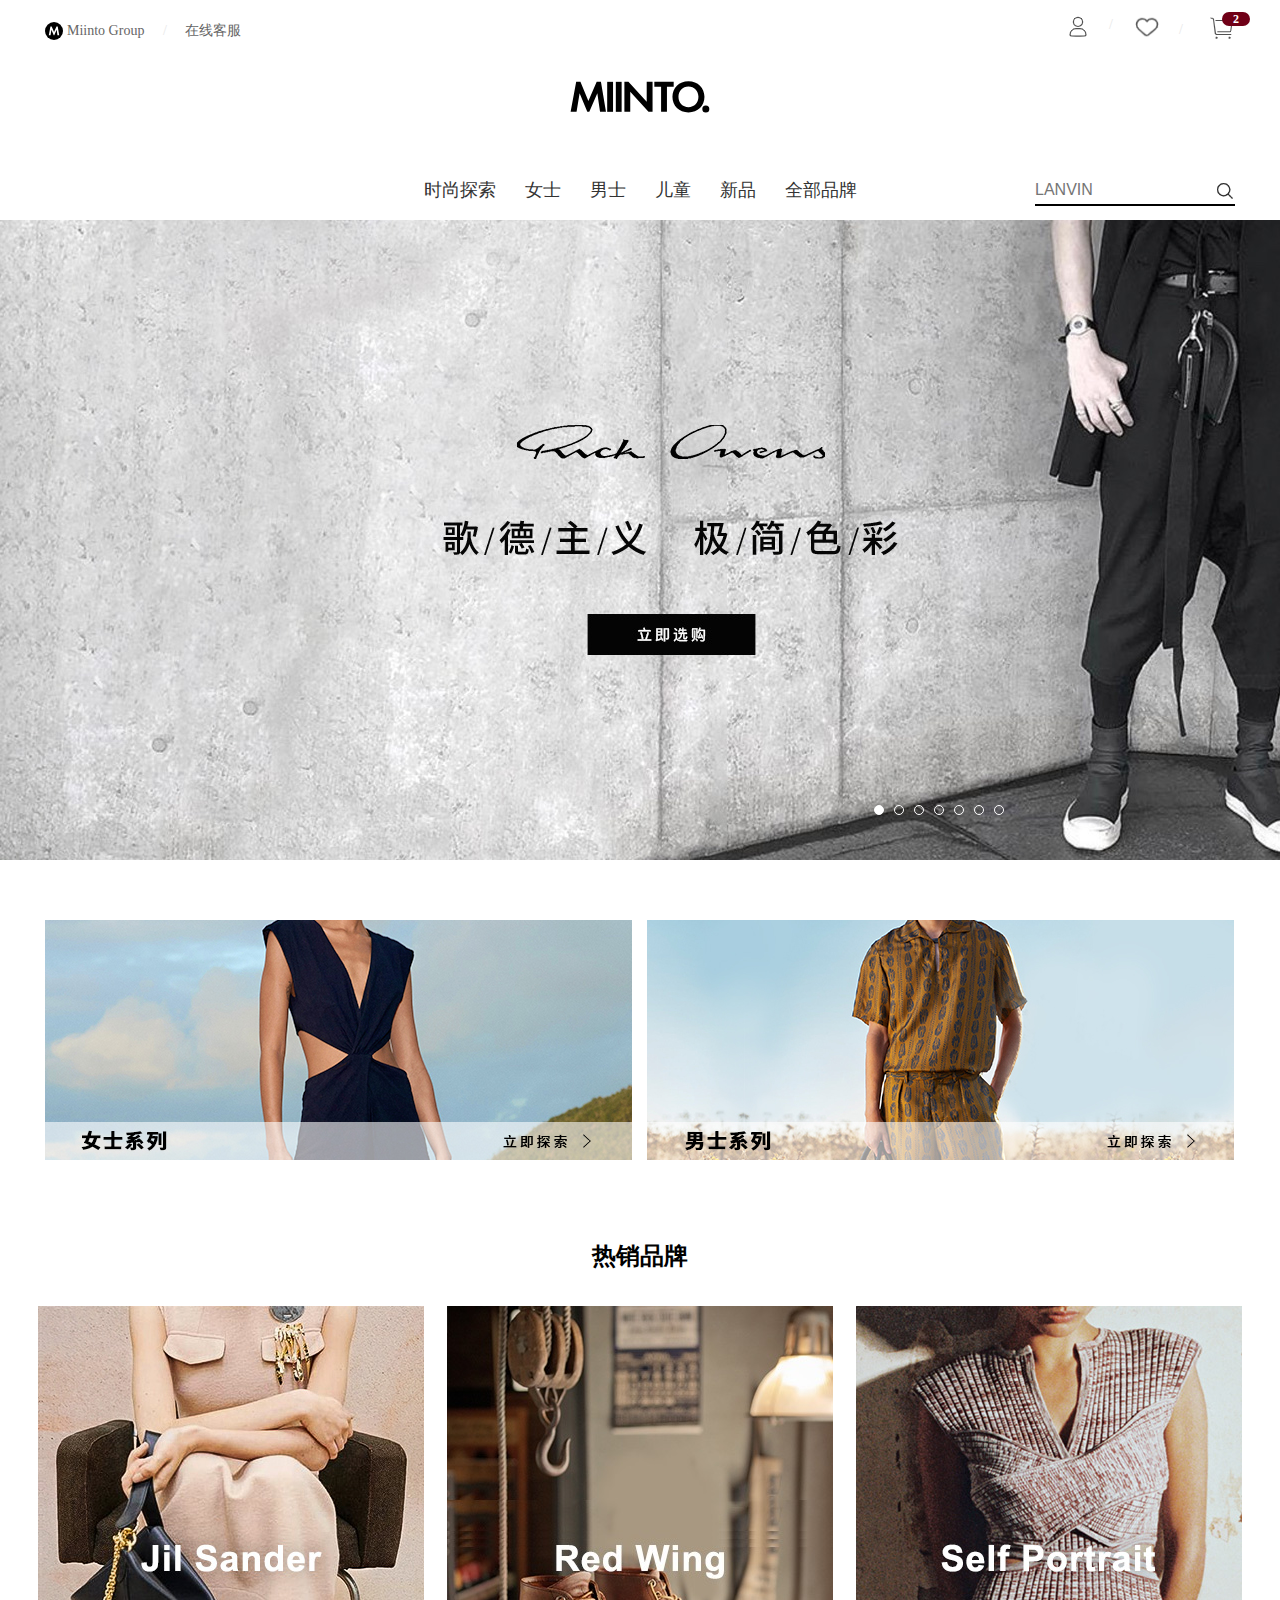
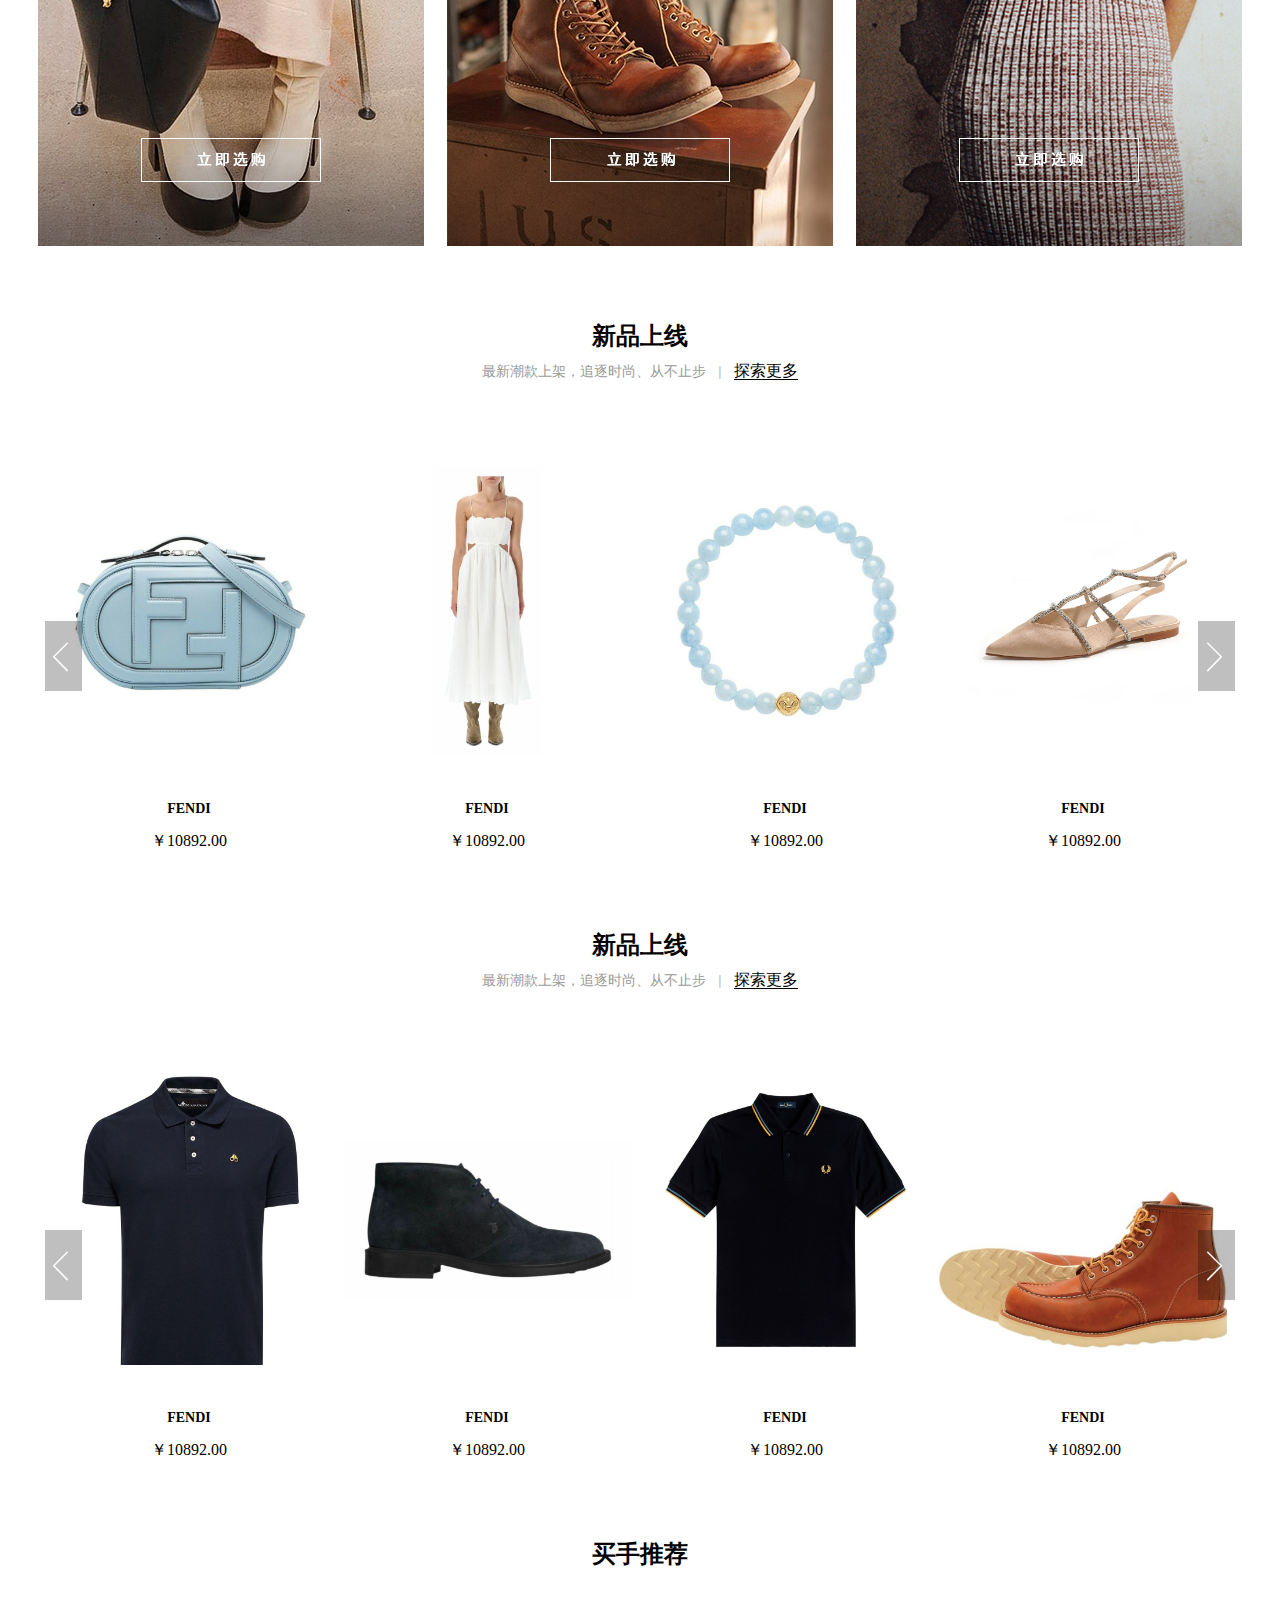
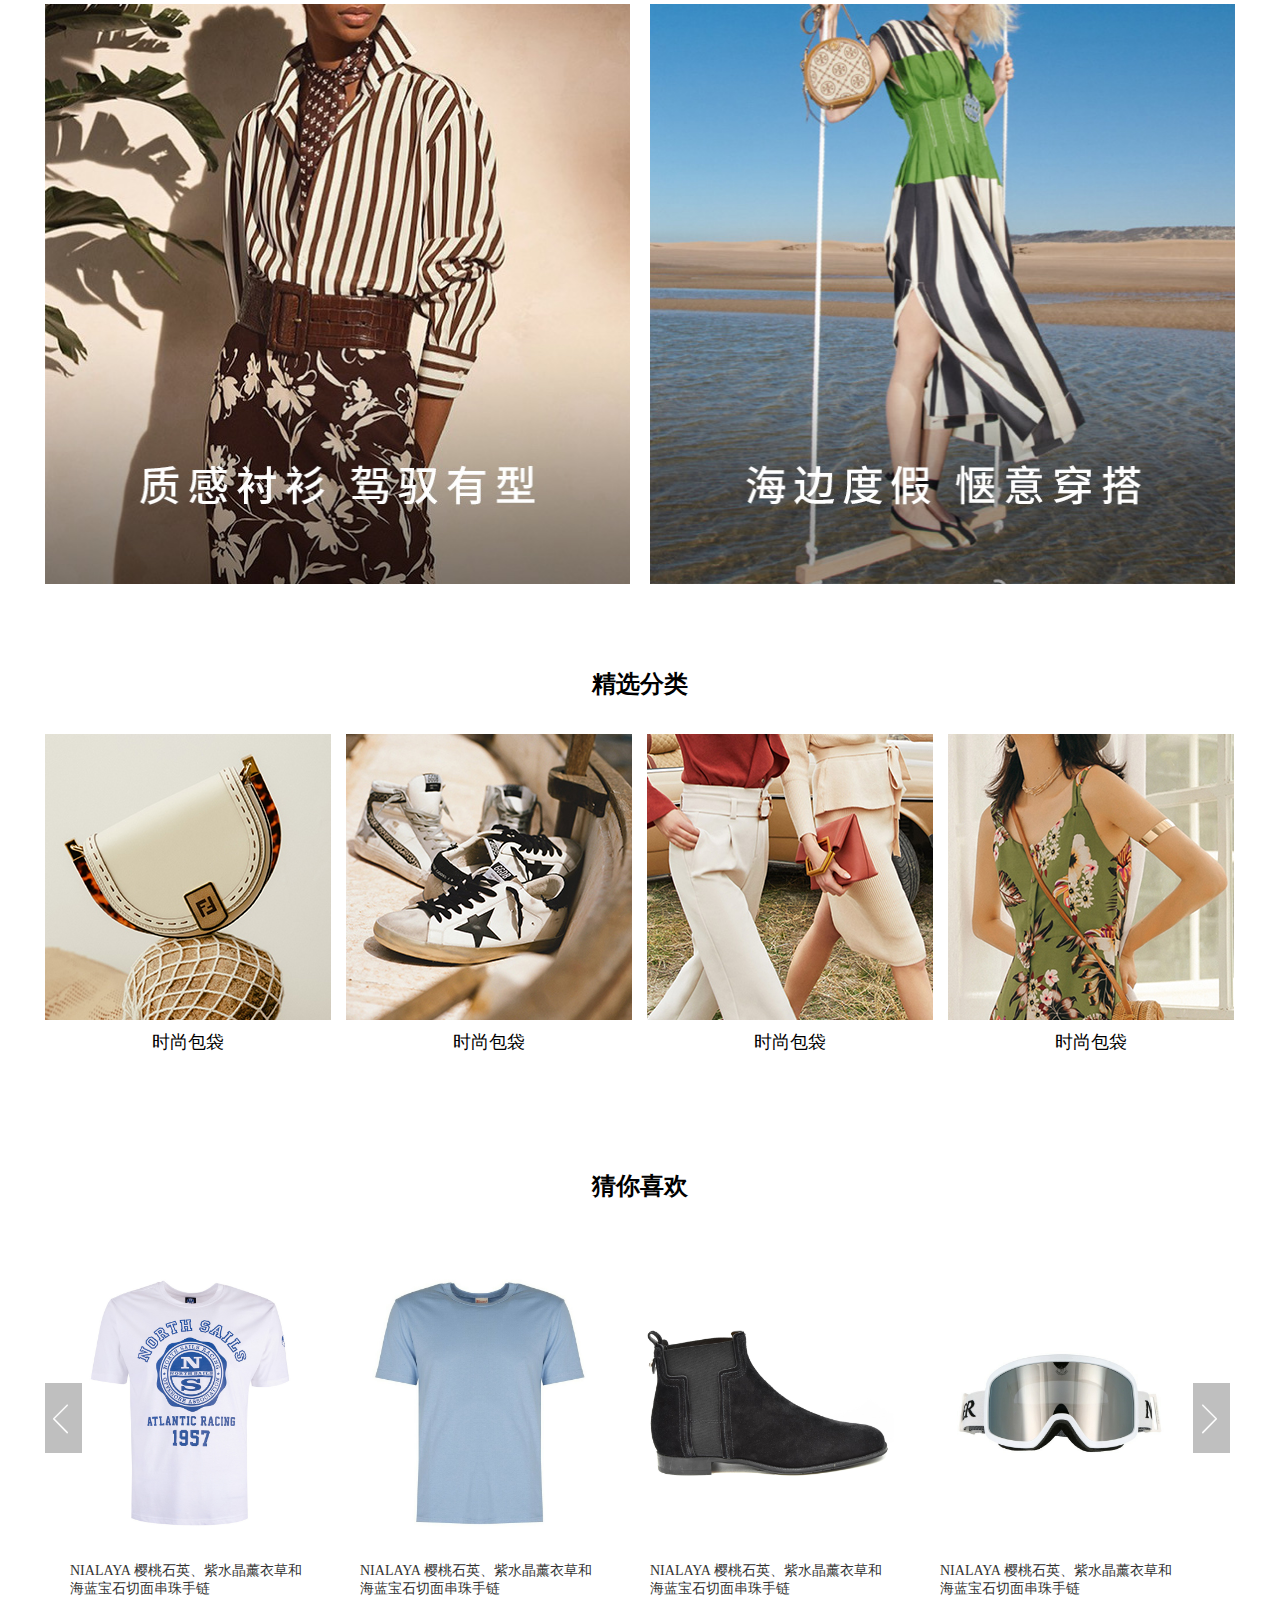
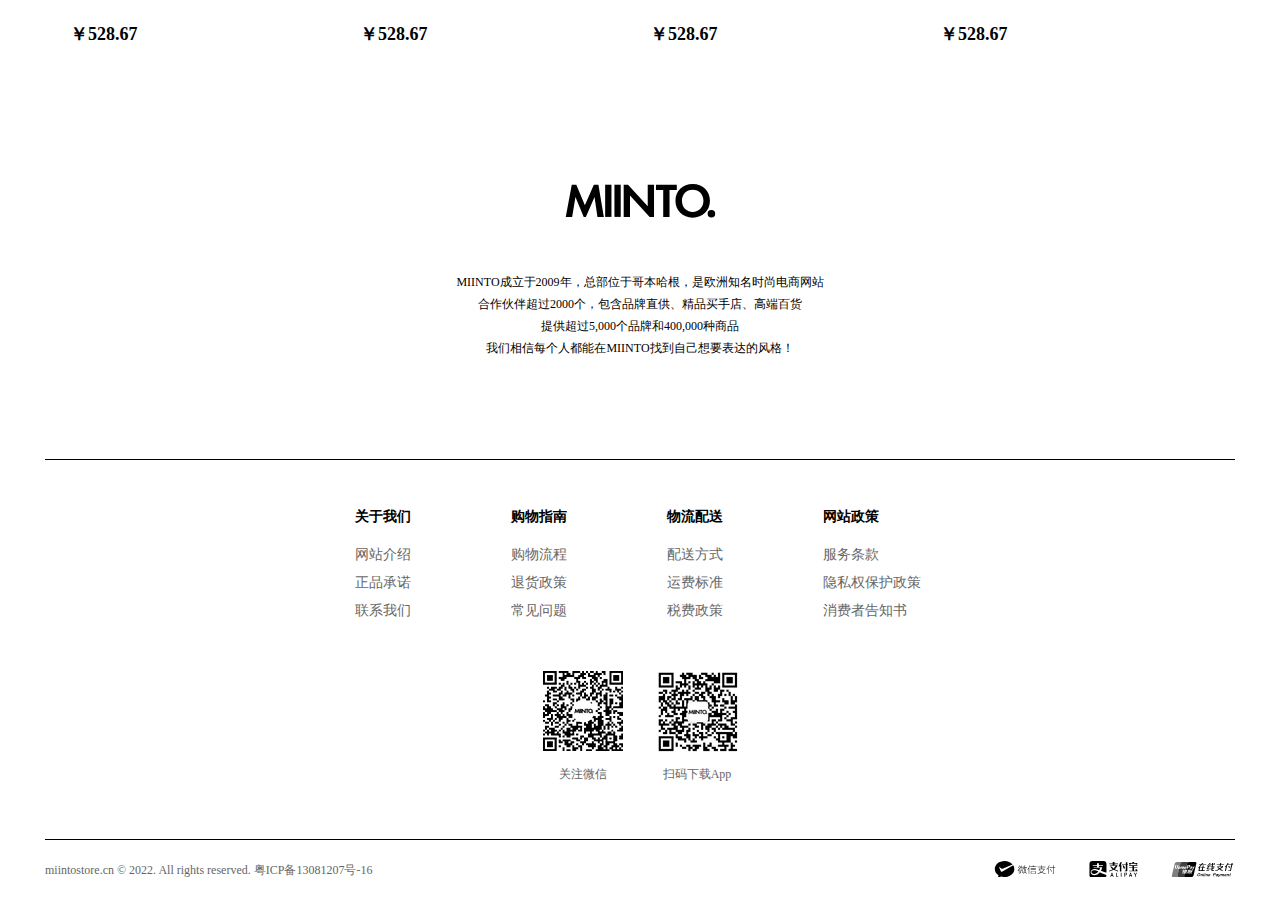
<file: project/html/Home.html>
<!DOCTYPE html>
<html lang="en">

<head>
    <meta charset="UTF-8">
    <meta http-equiv="X-UA-Compatible" content="IE=edge">
    <link rel="icon" href="../image/首页/商标/商标.svg">
    <meta name="viewport" content="width=device-width, initial-scale=1.0">
    <title>Miinto</title>
    <link rel="stylesheet" href="../Css/home.css">
    <script src="../jQuery/jquery.min.js"></script>
    <script src="../js/home.js"></script>
    <script src="../js/animation.js"></script>
</head>

<body>
    <header>
        <!-- ********************************头部header********************************************************* -->
        <div class="header_e">
            <div class="header-div">
                <div class="main-e">
                    <div class="main-left">
                        <ul>
                            <li>
                                <img src="../image/首页/商标/商标.svg" alt="">
                                <a href="../html/Home.html">
                                    Miinto Group
                                </a>
                                <span>
                                    /
                                </span>

                            </li>
                            <li>
                                <a href="javascript:;">
                                    在线客服
                                </a>
                            </li>
                        </ul>
                    </div>
                    <div class="main-right">
                        <ul>
                            <li class="right-yi">
                                <a href="../html/thelogin.html" class="dlu">
                                    <span>
                                        /
                                    </span>
                                </a>

                            </li>
                            <li class="right-er">

                                <a href="../html/chloe.html" class="aixin">

                                </a>
                            </li>

                            <li class="right-san">
                                <span>
                                    /
                                </span>
                                <a href="../html/cart.html" class="guowu"></a>
                            </li>
                            <span class="jianshu">
                                2
                            </span>
                        </ul>
                    </div>
                </div>
            </div>

            <!-- **********************************头部****************************************************** -->
            <div>
                <div class="logo">
                    <div class="logo-qu">
                        <a href="javascript:;" class="loog">
                            <svg class="svg"></svg>
                        </a>
                    </div>
                </div>
                <nav>
                    <div class="nav">
                        <ul class="nav-yiul">
                            <li>
                                <a href="../html/shishang.html">时尚探索</a>
                            </li>
                            <li>
                                <a href="javascript:;">女士</a>
                            </li>
                            <li>
                                <a href="javascript:;">男士</a>
                            </li>
                            <li>
                                <a href="javascript:;">儿童</a>
                            </li>
                            <li>
                                <a href="javascript:;">新品</a>
                            </li>
                            <li>
                                <a href="javascript:;">全部品牌</a>
                            </li>
                            <div class="nav-shuo">

                                <input type="text" placeholder="LANVIN">
                                <div class="shuos">
                                    <button class="shuo-s"></button>
                                </div>
                            </div>
                        </ul>

                    </div>
                    <div class="lala cv">
                        <div class="cmcm clclk">
                            <ul class="cmcm_ul">
                                <li>
                                    <h4>场景穿搭</h4>
                                </li>
                                <li>夏日泳装</li>
                                <li>户外露营</li>
                                <li>海边度假</li>
                                <li>职场通勤</li>
                            </ul>
                            <ul class="cmcm_ul">
                                <li>
                                    <h4>甄选好礼</h4>
                                </li>
                                <li>派对之选</li>
                                <li>人气包袋</li>
                                <li>精选好物</li>

                            </ul>
                            <ul class="cmcm_ul">
                                <li>
                                    <h4>买手精选</h4>
                                </li>
                                <li>虎头hot品</li>
                                <li>千元好物</li>
                                <li>小众品牌</li>

                            </ul>
                            <ul class="cmcm_ul">
                                <li>
                                    <h4>时尚前沿</h4>
                                </li>
                                <li>高街运动鞋</li>
                                <li>经典Logo专属</li>
                                <li>经典高跟</li>

                            </ul>
                        </div>
                    </div>
                    <div class="lala cv">
                        <div class="cmcm clclk">
                            <ul class="cmcm_ul">
                                <li>
                                    <h4>上装</h4>
                                </li>
                                <li>T恤</li>
                                <li>衬衫</li>
                                <li>背心/短上衣</li>
                                <li>西装</li>
                                <li>卫衣</li>
                                <li>毛衣针织</li>
                                <li>夹克</li>
                                <li>大衣</li>
                                <li>风衣</li>
                                <li>羽绒服</li>
                                <li>运动服</li>
                                <li>运动服饰</li>
                            </ul>
                            <ul class="cmcm_ul">
                                <li>
                                    <h4>下装</h4>
                                </li>
                                <li>连衣裙</li>
                                <li>半裙</li>
                                <li>牛子裤</li>
                                <li>长裤</li>
                                <li>连衣裤</li>
                                <li>运动休闲裤</li>
                                <li>短裤</li>

                            </ul>
                            <ul class="cmcm_ul">
                                <li>
                                    <h4>鞋履</h4>
                                </li>
                                <li>高跟鞋</li>
                                <li>平底鞋</li>
                                <li>运动鞋</li>
                                <li>靴子</li>
                                <li>雪地靴</li>

                            </ul>
                            <ul class="cmcm_ul">
                                <li>
                                    <h4>热门鞋款</h4>
                                </li>
                                <li>乐福鞋</li>
                                <li>藐勒鞋</li>
                                <li>帆布鞋</li>
                                <li>编织鞋</li>
                                <li>老爹鞋</li>
                                <li>芭蕾鞋</li>
                                <li>板鞋</li>
                                <li>拖鞋</li>
                                <li>切尔西靴</li>
                            </ul>
                            <ul class="cmcm_ul">
                                <li>
                                    <h4>鞋筒高度</h4>
                                </li>
                                <li>裹靴</li>
                                <li>中筒靴</li>
                                <li>及膝靴</li>
                                <li>过膝靴</li>
                            </ul>
                            <ul class="cmcm_ul">
                                <li>
                                    <h4>包袋</h4>
                                </li>
                                <li>单肩/斜挎包</li>
                                <li>手提包</li>
                                <li>手拿包</li>
                                <li>腰包</li>
                                <li>双肩包</li>
                                <li>卡包/钱包</li>
                                <li>化妆包</li>
                                <li>行李袋/箱</li>
                            </ul>
                            <ul class="cmcm_ul">
                                <li>
                                    <h4>热门包款</h4>
                                </li>
                                <li>腋下包</li>
                                <li>托特包</li>
                                <li>水桶包</li>
                                <li>翻盖包</li>
                            </ul>
                            <ul class="cmcm_ul">
                                <li>
                                    <h4>首饰</h4>
                                </li>
                                <li>耳饰</li>
                                <li>项链</li>
                                <li>戒指</li>
                                <li>手镯/手链</li>
                                <li>腕表</li>
                                <li>胸针/胸花</li>
                            </ul>
                            <ul class="cmcm_ul">
                                <li>
                                    <h4>配饰</h4>
                                </li>
                                <li>太阳镜</li>
                                <li>帽子</li>
                                <li>腰带</li>
                                <li>平光镜</li>
                                <li>围巾/披肩</li>
                                <li>发饰</li>
                                <li>钥匙扣</li>
                                <li>手机配件</li>
                                <li>手套</li>
                                <li>雨伞</li>
                                <li>口罩</li>
                            </ul>
                            <ul class="cmcm_ul">
                                <li>
                                    <h4>家居日常</h4>
                                </li>
                                <li>泳衣</li>
                                <li>内衣裤袜</li>
                                <li>睡衣</li>
                            </ul>
                        </div>
                    </div>
                    <div class="lala cv">
                        <div class="cmcm clclk">
                            <ul class="cmcm_ul">
                                <li>
                                    <h4>上装</h4>
                                </li>
                                <li>polo衫</li>
                                <li>衬衫</li>
                                <li>背心/短上衣</li>
                                <li>西装</li>
                                <li>卫衣</li>
                                <li>毛衣针织</li>
                                <li>夹克</li>
                                <li>大衣</li>
                                <li>风衣</li>
                                <li>羽绒服</li>
                                <li>运动服</li>
                                <li>运动服饰</li>
                                <li>套装</li>
                                <li>西装马甲</li>
                            </ul>
                            <ul class="cmcm_ul">
                                <li>
                                    <h4>下装</h4>
                                </li>
                                <li>连衣裙</li>
                                <li>半裙</li>
                                <li>牛子裤</li>
                                <li>长裤</li>
                                <li>连衣裤</li>
                                <li>运动休闲裤</li>
                                <li>短裤</li>

                            </ul>
                            <ul class="cmcm_ul">
                                <li>
                                    <h4>鞋履</h4>
                                </li>
                                <li>高跟鞋</li>
                                <li>平底鞋</li>
                                <li>运动鞋</li>
                            </ul>
                            <ul class="cmcm_ul">
                                <li>
                                    <h4>热门鞋款</h4>
                                </li>
                                <li>乐福鞋</li>
                                <li>藐勒鞋</li>
                                <li>帆布鞋</li>
                                <li>编织鞋</li>
                                <li>老爹鞋</li>
                                <li>芭蕾鞋</li>
                                <li>板鞋</li>
                                <li>拖鞋</li>

                            </ul>
                            <ul class="cmcm_ul">
                                <li>
                                    <h4>穿入方式</h4>
                                </li>
                                <li>系带</li>
                                <li>搭扣</li>
                            </ul>
                            <ul class="cmcm_ul">
                                <li>
                                    <h4>鞋筒高度</h4>
                                </li>
                                <li>低帮</li>
                                <li>高帮</li>

                            </ul>
                            <ul class="cmcm_ul">
                                <li>
                                    <h4>包袋</h4>
                                </li>
                                <li>单肩/斜挎包</li>
                                <li>手提包</li>
                                <li>手拿包</li>
                                <li>腰包</li>
                                <li>双肩包</li>
                                <li>卡包/钱包</li>
                                <li>化妆包</li>
                                <li>行李袋/箱</li>
                            </ul>
                            <ul class="cmcm_ul">
                                <li>
                                    <h4>热门包款</h4>
                                </li>
                                <li>腋下包</li>
                                <li>托特包</li>
                                <li>水桶包</li>
                                <li>翻盖包</li>
                            </ul>
                            <ul class="cmcm_ul">
                                <li>
                                    <h4>首饰</h4>
                                </li>
                                <li>耳饰</li>
                                <li>项链</li>
                                <li>戒指</li>
                                <li>手镯/手链</li>
                                <li>腕表</li>
                                <li>胸针/胸花</li>
                            </ul>
                            <ul class="cmcm_ul">
                                <li>
                                    <h4>配饰</h4>
                                </li>
                                <li>太阳镜</li>
                                <li>帽子</li>
                                <li>腰带</li>
                                <li>平光镜</li>
                                <li>围巾/披肩</li>
                                <li>发饰</li>
                                <li>钥匙扣</li>
                            </ul>
                            <ul class="cmcm_ul">
                                <li>
                                    <h4>家居日常</h4>
                                </li>
                                <li>泳衣</li>
                                <li>泳裤</li>

                            </ul>
                        </div>
                    </div>
                    <div class="lala cv">
                        <div class="cmcm clclk">
                            <ul class="cmcm_ul">
                                <li>
                                    <h4>女童上装</h4>
                                </li>
                                <li>卫衣</li>
                                <li>衬衫</li>
                                <li>T恤/polo衫</li>
                                <li>毛衣针织</li>
                                <li>连衣裙</li>
                                <li>外套</li>

                            </ul>
                            <ul class="cmcm_ul">
                                <li>
                                    <h4>女童下装</h4>
                                </li>
                                <li>长裤</li>
                                <li>短裤</li>
                                <li>半裙</li>
                                <li>运动裤</li>
                            </ul>
                            <ul class="cmcm_ul">
                                <li>
                                    <h4>男童上装</h4>
                                </li>
                                <li>卫衣</li>
                                <li>衬衫</li>
                                <li>T恤/polo衫</li>
                                <li>毛衣针织</li>
                                <li>连体衣</li>
                                <li>外套</li>
                            </ul>
                            <ul class="cmcm_ul">
                                <li>
                                    <h4>男童下装</h4>
                                </li>
                                <li>长裤</li>
                                <li>短裤</li>
                                <li>运动裤</li>
                            </ul>
                            <ul class="cmcm_ul">
                                <li>
                                    <h4>女童鞋</h4>
                                </li>
                                <li>运动鞋</li>

                            </ul>
                            <ul class="cmcm_ul">
                                <li>
                                    <h4>男童鞋</h4>
                                </li>
                                <li>运动鞋</li>

                            </ul>
                            <ul class="cmcm_ul">
                                <li>
                                    <h4>配饰/玩具</h4>
                                </li>
                                <li>包包</li>

                            </ul>


                        </div>
                    </div>
                    <div class="lala cv">
                        <div class="cmcm clclk">
                            <ul class="cmcm_ul">
                                <li>
                                    <h4>女士</h4>
                                </li>
                                <li>服装</li>
                                <li>鞋履</li>
                                <li>包袋</li>
                                <li>配饰</li>

                            </ul>
                            <ul class="cmcm_ul">
                                <li>
                                    <h4>男士</h4>
                                </li>
                                <li>服装</li>
                                <li>鞋履</li>
                                <li>包袋</li>
                                <li>配饰</li>
                            </ul>
                            <ul class="cmcm_ul">
                                <li>
                                    <h4>儿童</h4>
                                </li>
                                <li>服装</li>
                                <li>鞋履</li>
                                <li>包袋</li>
                                <li>配饰/玩具</li>
                            </ul>
                            <ul class="mm_ul">
                                <li>
                                    <img src="../image/全部品牌/xp1.jpg" alt="">
                                    <span>HOGAN</span>
                                </li>
                                <li>
                                    <img src="../image/全部品牌/xp2.jpg" alt="">
                                    <span>MOOSE KNUCKLESJK</span>
                                </li>
                            </ul>

                        </div>
                    </div>
                    <div class="lala cv">
                        <div class="cmcm clclk">
                            <ul class="loplop_ul lkkl">
                                <li>
                                    <img src="../image/全部品牌/pp1.jpg" alt="">
                                    <span>Maison Margiela</span>
                                </li>
                                <li>
                                    <img src="../image/全部品牌/pp2.jpg" alt="">
                                    <span>Autry</span>
                                </li>
                                <li>
                                    <img src="../image/全部品牌/pp3.jpg" alt="">
                                    <span>Rick Owens</span>
                                </li>
                                <li>
                                    <img src="../image/全部品牌/pp4.jpg" alt="">
                                    <span>TORY BURCH</span>
                                </li>
                                <li>
                                    <img src="../image/全部品牌/pp5.jpg" alt="">
                                    <span>Nanushka</span>
                                </li>
                                <li>
                                    <img src="../image/全部品牌/pp6.jpg" alt="">
                                    <span>BY FAR</span>
                                </li>
                                <li>
                                    <img src="../image/全部品牌/pp7.jpg" alt="">
                                    <span>Stone lsland</span>
                                </li>
                                <li>
                                    <a href="javascript:;">更多品牌>></a>
                                    <p class="vip">more</p>
                                </li>
                            </ul>
                            <div class="yyy">
                                <img src="../image/全部品牌/pp8.jpg" alt="">
                            </div>
                        </div>
                    </div>
            </div>


            <!-- *********************************************轮播图 *******************************************-->
            <div class="lunbo">
                <div class="lunbo-e">

                    <ul class="lunbo-ul">
                        <li class="abcto ">
                            <a href="javasrcipt:;">
                                <img src="../image/轮播图/01.jpg" alt="">
                            </a>
                        </li>
                        <li>
                            <a href="javasrcipt:;">
                                <img src="../image/轮播图/02.jpg" alt="">
                            </a>
                        </li>
                        <li>
                            <a href="javasrcipt:;">
                                <img src="../image/轮播图/03.jpg" alt="">
                            </a>
                        </li>
                        <li>
                            <a href="javasrcipt:;">
                                <img src="../image/轮播图/04.jpg" alt="">
                            </a>
                        </li>
                        <li>
                            <a href="javasrcipt:;">
                                <img src="../image/轮播图/05.jpg" alt="">
                            </a>
                        </li>
                        <li>
                            <a href="javasrcipt:;">
                                <img src="../image/轮播图/06.jpg" alt="">
                            </a>
                        </li>
                        <li>
                            <a href="javasrcipt:;">
                                <img src="../image/轮播图/07.jpg" alt="">
                            </a>
                        </li>
                        <!-- ********* *******************************************左右箭头*************************************** -->

                    </ul>
                    <div class="zuo">
                        <img src="../image/首页/商标/zuo.png" alt="">
                    </div>
                    <div class="you">
                        <img src="../image/首页/商标/you.png" alt="">
                    </div>
                    <ol class="lunbo-ol">

                    </ol>
                </div>
            </div>
            </nav>
        </div>
    </header>

    <!-- *****************************************主体******************************************* -->
    <main>
        <!-- 系列 -->
        <!-- 系列 -->

        <div class="main">
            <div class="main-w">
                <a href="javascript:;" class="main-z">
                    <img src="../image/首页/63b83f7bfe67d3c2de4feceb49170b3d.jpg" alt="">
                </a>
                <a href="javascript:;" class="main-you">
                    <img src="../image/首页/592d259b5495882b578b062482541cb8.jpg" alt="">
                </a>
            </div>
        </div>

        <div class="main-rexiao">
            <div class="rexiao-biao">
                <h2>热销品牌</h2>
            </div>
            <div class="rexiao-zhu">
                <a href="javascript:;" class="rexiaozhu-a">
                    <img src="../image/首页/rexiao1.jpg" alt="">
                </a>
                <a href="javascript:;" class="rexiaozhu-b">
                    <img src="../image/首页/rexiao2.jpg" alt="">
                </a>
                <a href="javascript:;" class="rexiaozhu-c">
                    <img src="../image/首页/rexiao3.jpg" alt="">
                </a>
            </div>
        </div>
        <!-- 新品 -->
        <!-- 新品 -->

        <div class="main-xin">
            <div class="xinpin">
                <div class="xin-biao">

                    <h2>新品上线</h2>

                    <div class="xinpin-b">
                        <span class="xinbiao-s">最新潮款上架，追逐时尚、从不止步</span>
                        <span class="xinbiao-ss">|</span>
                        <a href="javascript:;" class="xin-a">
                            探索更多
                        </a>
                    </div>
                </div>

            </div>
            <div class="xinpin-zhong">
                <!-- ***********************************************小箭头********************************** -->
                <div class="ulzuo"></div>
                <div class="ulyou"></div>
                <div>
                    <!--************************************************* 内容***************************************************** -->
                    <ul class="xinpinzong-ul">
                        <li class="timer xinul-l">
                            <a href="javascript:;">
                                <img src="../image/首页/xp1.jpg" alt="">
                            </a>
                            <div class="time">
                                FENDI
                            </div>
                            <p class="PriceNow">￥10892.00</p>
                        </li>
                        <li class="timer xinul-l">
                            <a href="javascript:;">
                                <img src="../image/首页/xp2.jpg" alt="">
                            </a>
                            <div class="time">
                                FENDI
                            </div>
                            <p class="PriceNow">￥10892.00</p>
                        </li>
                        <li class="timer xinul-l">
                            <a href="javascript:;">
                                <img src="../image/首页/xp3.jpg" alt="">
                            </a>
                            <div class="time">
                                FENDI
                            </div>
                            <p class="PriceNow">￥10892.00</p>
                        </li>
                        <li class="timer xinul-l">
                            <a href="javascript:;">
                                <img src="../image/首页/xp4.jpg" alt="">
                            </a>
                            <div class="time">
                                FENDI
                            </div>
                            <p class="PriceNow">￥10892.00</p>
                        </li>
                        <li class="timer xinul-l">
                            <a href="javascript:;">
                                <img src="../image/首页/xp5.jpg" alt="">
                            </a>
                            <div class="time">
                                FENDI
                            </div>
                            <p class="PriceNow">￥10892.00</p>
                        </li>
                        <li class="timer xinul-l">
                            <a href="javascript:;">
                                <img src="../image/首页/xp6.jpg" alt="">
                            </a>
                            <div class="time">
                                FENDI
                            </div>
                            <p class="PriceNow">￥10892.00</p>
                        </li>
                        <li class="timer xinul-l">
                            <a href="javascript:;">
                                <img src="../image/首页/xp7.jpg" alt="">
                            </a>
                            <div class="time">
                                FENDI
                            </div>
                            <p class="PriceNow">￥10892.00</p>
                        </li>
                        <li class="timer xinul-l">
                            <a href="javascript:;">
                                <img src="../image/首页/xp8.jpg" alt="">
                            </a>
                            <div class="time">
                                FENDI
                            </div>
                            <p class="PriceNow">￥10892.00</p>
                        </li>
                        <li class="timer xinul-l">
                            <a href="javascript:;">
                                <img src="../image/首页/xp9.jpg" alt="">
                            </a>
                            <div class="time">
                                FENDI
                            </div>
                            <p class="PriceNow">￥10892.00</p>
                        </li>
                        <li class="timer xinul-l">
                            <a href="javascript:;">
                                <img src="../image/首页/xp10.jpg" alt="">
                            </a>
                            <div class="time">
                                FENDI
                            </div>
                            <p class="PriceNow">￥10892.00</p>
                        </li>
                        <li class="timer xinul-l">
                            <a href="javascript:;">
                                <img src="../image/首页/xp11.jpg" alt="">
                            </a>
                            <div class="time">
                                FENDI
                            </div>
                            <p class="PriceNow">￥10892.00</p>
                        </li>
                        <li class="timer xinul-l">
                            <a href="javascript:;">
                                <img src="../image/首页/xp1.jpg" alt="">
                            </a>
                            <div class="time">
                                FENDI
                            </div>
                            <p class="PriceNow">￥10892.00</p>
                        </li>
                        <li class="timer xinul-l">
                            <a href="javascript:;">
                                <img src="../image/首页/xp2.jpg" alt="">
                            </a>
                            <div class="time">
                                FENDI
                            </div>
                            <p class="PriceNow">￥10892.00</p>
                        </li>
                        <li class="timer xinul-l">
                            <a href="javascript:;">
                                <img src="../image/首页/xp3.jpg" alt="">
                            </a>
                            <div class="time">
                                FENDI
                            </div>
                            <p class="PriceNow">￥10892.00</p>
                        </li>
                        <li class="timer xinul-l">
                            <a href="javascript:;">
                                <img src="../image/首页/xp4.jpg" alt="">
                            </a>
                            <div class="time">
                                FENDI
                            </div>
                            <p class="PriceNow">￥10892.00</p>
                        </li>
                        <li class="timer xinul-l">
                            <a href="javascript:;">
                                <img src="../image/首页/xp5.jpg" alt="">
                            </a>
                            <div class="time">
                                FENDI
                            </div>
                            <p class="PriceNow">￥10892.00</p>
                        </li>
                        <li class="timer xinul-l">
                            <a href="javascript:;">
                                <img src="../image/首页/xp6.jpg" alt="">
                            </a>
                            <div class="time">
                                FENDI
                            </div>
                            <p class="PriceNow">￥10892.00</p>
                        </li>
                        <li class="timer xinul-l">
                            <a href="javascript:;">
                                <img src="../image/首页/xp7.jpg" alt="">
                            </a>
                            <div class="time">
                                FENDI
                            </div>
                            <p class="PriceNow">￥10892.00</p>
                        </li>
                        <li class="timer xinul-l">
                            <a href="javascript:;">
                                <img src="../image/首页/xp8.jpg" alt="">
                            </a>
                            <div class="time">
                                FENDI
                            </div>
                            <p class="PriceNow">￥10892.00</p>
                        </li>
                        <li class="timer xinul-l">
                            <a href="javascript:;">
                                <img src="../image/首页/xp9.jpg" alt="">
                            </a>
                            <div class="time">
                                FENDI
                            </div>
                            <p class="PriceNow">￥10892.00</p>
                        </li>
                        <li class="timer xinul-l">
                            <a href="javascript:;">
                                <img src="../image/首页/xp10.jpg" alt="">
                            </a>
                            <div class="time">
                                FENDI
                            </div>
                            <p class="PriceNow">￥10892.00</p>
                        </li>
                        <li class="timer xinul-l">
                            <a href="javascript:;">
                                <img src="../image/首页/xp11.jpg" alt="">
                            </a>
                            <div class="time">
                                FENDI
                            </div>
                            <p class="PriceNow">￥10892.00</p>
                        </li>
                    </ul>
                </div>

            </div>
        </div>

        <!-- 热门热门 -->
        <!-- 热门热门 -->

        <div class="main-remen">
            <div class="remen">
                <div class="remen-biao">

                    <h2>新品上线</h2>

                    <div class="remen-b">
                        <span class="remen-s">最新潮款上架，追逐时尚、从不止步</span>
                        <span class="remen-ss">|</span>
                        <a href="javascript:;" class="remen-a">
                            探索更多
                        </a>
                    </div>
                </div>

            </div>
            <div class="remen-zhong">
                <!-- ***********************************************小箭头********************************** -->
                <div class="ulzuo"></div>
                <div class="ulyou"></div>
                <div>
                    <!--************************************************* 内容***************************************************** -->
                    <ul class="remen-ul">
                        <li class="timer remen-l">
                            <a href="javascript:;">
                                <img src="../image/首页/rm1.jpg" alt="">
                            </a>
                            <div class="time">
                                FENDI
                            </div>
                            <p class="PriceNow">￥10892.00</p>
                        </li>
                        <li class="timer xinul-l">
                            <a href="javascript:;">
                                <img src="../image/首页/rm2.jpg" alt="">
                            </a>
                            <div class="time">
                                FENDI
                            </div>
                            <p class="PriceNow">￥10892.00</p>
                        </li>
                        <li class="timer xinul-l">
                            <a href="javascript:;">
                                <img src="../image/首页/rm3.jpg" alt="">
                            </a>
                            <div class="time">
                                FENDI
                            </div>
                            <p class="PriceNow">￥10892.00</p>
                        </li>
                        <li class="timer xinul-l">
                            <a href="javascript:;">
                                <img src="../image/首页/rm4.jpg" alt="">
                            </a>
                            <div class="time">
                                FENDI
                            </div>
                            <p class="PriceNow">￥10892.00</p>
                        </li>
                        <li class="timer xinul-l">
                            <a href="javascript:;">
                                <img src="../image/首页/rm5.jpg" alt="">
                            </a>
                            <div class="time">
                                FENDI
                            </div>
                            <p class="PriceNow">￥10892.00</p>
                        </li>
                        <li class="timer xinul-l">
                            <a href="javascript:;">
                                <img src="../image/首页/rm6.jpg" alt="">
                            </a>
                            <div class="time">
                                FENDI
                            </div>
                            <p class="PriceNow">￥10892.00</p>
                        </li>
                        <li class="timer xinul-l">
                            <a href="javascript:;">
                                <img src="../image/首页/rm7.jpg" alt="">
                            </a>
                            <div class="time">
                                FENDI
                            </div>
                            <p class="PriceNow">￥10892.00</p>
                        </li>
                        <li class="timer xinul-l">
                            <a href="javascript:;">
                                <img src="../image/首页/rm8.jpg" alt="">
                            </a>
                            <div class="time">
                                FENDI
                            </div>
                            <p class="PriceNow">￥10892.00</p>
                        </li>
                        <li class="timer xinul-l">
                            <a href="javascript:;">
                                <img src="../image/首页/rm9.jpg" alt="">
                            </a>
                            <div class="time">
                                FENDI
                            </div>
                            <p class="PriceNow">￥10892.00</p>
                        </li>
                        <li class="timer xinul-l">
                            <a href="javascript:;">
                                <img src="../image/首页/rm10.jpg" alt="">
                            </a>
                            <div class="time">
                                FENDI
                            </div>
                            <p class="PriceNow">￥10892.00</p>
                        </li>
                        <li class="timer xinul-l">
                            <a href="javascript:;">
                                <img src="../image/首页/rm11.jpg" alt="">
                            </a>
                            <div class="time">
                                FENDI
                            </div>
                            <p class="PriceNow">￥10892.00</p>
                        </li>
                        <li class="timer xinul-l">
                            <a href="javascript:;">
                                <img src="../image/首页/rm12.jpg" alt="">
                            </a>
                            <div class="time">
                                FENDI
                            </div>
                            <p class="PriceNow">￥10892.00</p>
                        </li>
                        <li class="timer xinul-l">
                            <a href="javascript:;">
                                <img src="../image/首页/rm2.jpg" alt="">
                            </a>
                            <div class="time">
                                FENDI
                            </div>
                            <p class="PriceNow">￥10892.00</p>
                        </li>
                        <li class="timer xinul-l">
                            <a href="javascript:;">
                                <img src="../image/首页/rm3.jpg" alt="">
                            </a>
                            <div class="time">
                                FENDI
                            </div>
                            <p class="PriceNow">￥10892.00</p>
                        </li>
                        <li class="timer xinul-l">
                            <a href="javascript:;">
                                <img src="../image/首页/rm4.jpg" alt="">
                            </a>
                            <div class="time">
                                FENDI
                            </div>
                            <p class="PriceNow">￥10892.00</p>
                        </li>
                        <li class="timer xinul-l">
                            <a href="javascript:;">
                                <img src="../image/首页/rm5.jpg" alt="">
                            </a>
                            <div class="time">
                                FENDI
                            </div>
                            <p class="PriceNow">￥10892.00</p>
                        </li>
                        <li class="timer xinul-l">
                            <a href="javascript:;">
                                <img src="../image/首页/rm6.jpg" alt="">
                            </a>
                            <div class="time">
                                FENDI
                            </div>
                            <p class="PriceNow">￥10892.00</p>
                        </li>
                        <li class="timer xinul-l">
                            <a href="javascript:;">
                                <img src="../image/首页/rm7.jpg" alt="">
                            </a>
                            <div class="time">
                                FENDI
                            </div>
                            <p class="PriceNow">￥10892.00</p>
                        </li>
                        <li class="timer xinul-l">
                            <a href="javascript:;">
                                <img src="../image/首页/rm8.jpg" alt="">
                            </a>
                            <div class="time">
                                FENDI
                            </div>
                            <p class="PriceNow">￥10892.00</p>
                        </li>
                        <li class="timer xinul-l">
                            <a href="javascript:;">
                                <img src="../image/首页/rm9.jpg" alt="">
                            </a>
                            <div class="time">
                                FENDI
                            </div>
                            <p class="PriceNow">￥10892.00</p>
                        </li>
                        <li class="timer xinul-l">
                            <a href="javascript:;">
                                <img src="../image/首页/rm10.jpg" alt="">
                            </a>
                            <div class="time">
                                FENDI
                            </div>
                            <p class="PriceNow">￥10892.00</p>
                        </li>
                        <li class="timer xinul-l">
                            <a href="javascript:;">
                                <img src="../image/首页/rm11.jpg" alt="">
                            </a>
                            <div class="time">
                                FENDI
                            </div>
                            <p class="PriceNow">￥10892.00</p>
                        </li>
                        <li class="timer xinul-l">
                            <a href="javascript:;">
                                <img src="../image/首页/rm12.jpg" alt="">
                            </a>
                            <div class="time">
                                FENDI
                            </div>
                            <p class="PriceNow">￥10892.00</p>
                        </li>

                    </ul>
                </div>

            </div>
        </div>
        <!-- 买手推荐 -->
        <!-- 买手推荐 -->

        <div class="main-mais">
            <div class="mais-b">
                <h2>
                    <span>买手推荐</span>
                </h2>


            </div>
            <a href="javascript:;" class="mais-a">
                <img src="../image/首页/maishou1.jpg" alt="">
            </a>
            <a href="javascript:;" class="mais-aa">
                <img src="../image/首页/maishou2.jpg" alt="">
            </a>
        </div>

        <!-- 精选分类 -->
        <!-- 精选分类 -->

        <div class="main-jinx cloc">
            <div class="jinx-b">
                <h2>
                    <span>精选分类</span>
                </h2>
            </div>
            <a href="javascript:;">
                <img src="../image/首页/jingxuan1.jpg" alt="">
                <p>时尚包袋</p>
            </a>
            <a href="javascript:;">
                <img src="../image/首页/jingxuan2.jpg" alt="">
                <p>时尚包袋</p>
            </a>
            <a href="javascript:;">
                <img src="../image/首页/jingxuan3.jpg" alt="">
                <p>时尚包袋</p>
            </a>
            <a href="javascript:;" class="temi">
                <img src="../image/首页/jingxuan4.jpg" alt="">
                <p>时尚包袋</p>
            </a>
        </div>

        <!-- 猜你喜欢 -->
        <!-- 猜你喜欢 -->
        <div class="main-cain ">
            <div class="cain-en">
                <div class="cain-a">
                    <a href="javascript:;">
                        <h2>猜你喜欢</h2>
                    </a>
                </div>

                <div class="cain-rn ">
                    <div class="cain-scv ">
                        <div class="scvzuo"></div>
                        <div class="scvyou"></div>
                        <div class="cainijk">
                            <div class="cainscv-nvn ">
                                <div class="nvn-dg">
                                    <div>
                                        <div class="nvndg-sjk">
                                            <a href="javascript:;" class="sjk-a">
                                                <img src="../image/首页/cn1.jpg" alt="">
                                            </a>

                                            <div class="nvndg-jka">
                                                <p class="jka-ep">
                                                    <a href="javascript:;" class="ep-a">
                                                        NIALAYA 樱桃石英、紫水晶薰衣草和海蓝宝石切面串珠手链
                                                    </a>
                                                </p>
                                                <p class="jka-pum">
                                                    <span>￥528.67</span>
                                                </p>
                                                <p></p>
                                            </div>
                                        </div>

                                    </div>
                                </div>
                                <div class="nvn-dg">
                                    <div>
                                        <div class="nvndg-sjk">
                                            <a href="javascript:;" class="sjk-a">
                                                <img src="../image/首页/cn2.jpg" alt="">
                                            </a>

                                            <div class="nvndg-jka">
                                                <p class="jka-ep">
                                                    <a href="javascript:;" class="ep-a">
                                                        NIALAYA 樱桃石英、紫水晶薰衣草和海蓝宝石切面串珠手链
                                                    </a>
                                                </p>
                                                <p class="jka-pum">
                                                    <span>￥528.67</span>
                                                </p>
                                                <p></p>
                                            </div>
                                        </div>

                                    </div>
                                </div>
                                <div class="nvn-dg">
                                    <div>
                                        <div class="nvndg-sjk">
                                            <a href="javascript:;" class="sjk-a">
                                                <img src="../image/首页/cn3.jpg" alt="">
                                            </a>

                                            <div class="nvndg-jka">
                                                <p class="jka-ep">
                                                    <a href="javascript:;" class="ep-a">
                                                        NIALAYA 樱桃石英、紫水晶薰衣草和海蓝宝石切面串珠手链
                                                    </a>
                                                </p>
                                                <p class="jka-pum">
                                                    <span>￥528.67</span>
                                                </p>
                                                <p></p>
                                            </div>
                                        </div>

                                    </div>
                                </div>
                                <div class="nvn-dg">
                                    <div>
                                        <div class="nvndg-sjk">
                                            <a href="javascript:;" class="sjk-a">
                                                <img src="../image/首页/cn4.jpg" alt="">
                                            </a>

                                            <div class="nvndg-jka">
                                                <p class="jka-ep">
                                                    <a href="javascript:;" class="ep-a">
                                                        NIALAYA 樱桃石英、紫水晶薰衣草和海蓝宝石切面串珠手链
                                                    </a>
                                                </p>
                                                <p class="jka-pum">
                                                    <span>￥528.67</span>
                                                </p>
                                                <p></p>
                                            </div>
                                        </div>

                                    </div>
                                </div>
                                <div class="nvn-dg">
                                    <div>
                                        <div class="nvndg-sjk">
                                            <a href="javascript:;" class="sjk-a">
                                                <img src="../image/首页/cn6.jpg" alt="">
                                            </a>

                                            <div class="nvndg-jka">
                                                <p class="jka-ep">
                                                    <a href="javascript:;" class="ep-a">
                                                        NIALAYA 樱桃石英、紫水晶薰衣草和海蓝宝石切面串珠手链
                                                    </a>
                                                </p>
                                                <p class="jka-pum">
                                                    <span>￥528.67</span>
                                                </p>
                                                <p></p>
                                            </div>
                                        </div>

                                    </div>
                                </div>
                                <div class="nvn-dg">
                                    <div>
                                        <div class="nvndg-sjk">
                                            <a href="javascript:;" class="sjk-a">
                                                <img src="../image/首页/cn6.jpg" alt="">
                                            </a>

                                            <div class="nvndg-jka">
                                                <p class="jka-ep">
                                                    <a href="javascript:;" class="ep-a">
                                                        NIALAYA 樱桃石英、紫水晶薰衣草和海蓝宝石切面串珠手链
                                                    </a>
                                                </p>
                                                <p class="jka-pum">
                                                    <span>￥528.67</span>
                                                </p>
                                                <p></p>
                                            </div>
                                        </div>

                                    </div>
                                </div>
                                <div class="nvn-dg">
                                    <div>
                                        <div class="nvndg-sjk">
                                            <a href="javascript:;" class="sjk-a">
                                                <img src="../image/首页/cn7.jpg" alt="">
                                            </a>

                                            <div class="nvndg-jka">
                                                <p class="jka-ep">
                                                    <a href="javascript:;" class="ep-a">
                                                        NIALAYA 樱桃石英、紫水晶薰衣草和海蓝宝石切面串珠手链
                                                    </a>
                                                </p>
                                                <p class="jka-pum">
                                                    <span>￥528.67</span>
                                                </p>
                                                <p></p>
                                            </div>
                                        </div>

                                    </div>
                                </div>
                                <div class="nvn-dg">
                                    <div>
                                        <div class="nvndg-sjk">
                                            <a href="javascript:;" class="sjk-a">
                                                <img src="../image/首页/cn8.jpg" alt="">
                                            </a>

                                            <div class="nvndg-jka">
                                                <p class="jka-ep">
                                                    <a href="javascript:;" class="ep-a">
                                                        NIALAYA 樱桃石英、紫水晶薰衣草和海蓝宝石切面串珠手链
                                                    </a>
                                                </p>
                                                <p class="jka-pum">
                                                    <span>￥528.67</span>
                                                </p>
                                                <p></p>
                                            </div>
                                        </div>

                                    </div>
                                </div>
                                <div class="nvn-dg">
                                    <div>
                                        <div class="nvndg-sjk">
                                            <a href="javascript:;" class="sjk-a">
                                                <img src="../image/首页/cn9.jpg" alt="">
                                            </a>

                                            <div class="nvndg-jka">
                                                <p class="jka-ep">
                                                    <a href="javascript:;" class="ep-a">
                                                        NIALAYA 樱桃石英、紫水晶薰衣草和海蓝宝石切面串珠手链
                                                    </a>
                                                </p>
                                                <p class="jka-pum">
                                                    <span>￥528.67</span>
                                                </p>
                                                <p></p>
                                            </div>
                                        </div>

                                    </div>
                                </div>
                                <div class="nvn-dg">
                                    <div>
                                        <div class="nvndg-sjk">
                                            <a href="javascript:;" class="sjk-a">
                                                <img src="../image/首页/cn10.jpg" alt="">
                                            </a>

                                            <div class="nvndg-jka">
                                                <p class="jka-ep">
                                                    <a href="javascript:;" class="ep-a">
                                                        NIALAYA 樱桃石英、紫水晶薰衣草和海蓝宝石切面串珠手链
                                                    </a>
                                                </p>
                                                <p class="jka-pum">
                                                    <span>￥528.67</span>
                                                </p>
                                                <p></p>
                                            </div>
                                        </div>

                                    </div>
                                </div>
                                <div class="nvn-dg">
                                    <div>
                                        <div class="nvndg-sjk">
                                            <a href="javascript:;" class="sjk-a">
                                                <img src="../image/首页/cn11.jpg" alt="">
                                            </a>

                                            <div class="nvndg-jka">
                                                <p class="jka-ep">
                                                    <a href="javascript:;" class="ep-a">
                                                        NIALAYA 樱桃石英、紫水晶薰衣草和海蓝宝石切面串珠手链
                                                    </a>
                                                </p>
                                                <p class="jka-pum">
                                                    <span>￥528.67</span>
                                                </p>
                                                <p></p>
                                            </div>
                                        </div>

                                    </div>
                                </div>
                                <div class="nvn-dg">
                                    <div>
                                        <div class="nvndg-sjk">
                                            <a href="javascript:;" class="sjk-a">
                                                <img src="../image/首页/cn12.jpg" alt="">
                                            </a>

                                            <div class="nvndg-jka">
                                                <p class="jka-ep">
                                                    <a href="javascript:;" class="ep-a">
                                                        NIALAYA 樱桃石英、紫水晶薰衣草和海蓝宝石切面串珠手链
                                                    </a>
                                                </p>
                                                <p class="jka-pum">
                                                    <span>￥528.67</span>
                                                </p>
                                                <p></p>
                                            </div>
                                        </div>

                                    </div>
                                </div>
                                <div class="nvn-dg">
                                    <div>
                                        <div class="nvndg-sjk">
                                            <a href="javascript:;" class="sjk-a">
                                                <img src="../image/首页/cn5.jpg" alt="">
                                            </a>

                                            <div class="nvndg-jka">
                                                <p class="jka-ep">
                                                    <a href="javascript:;" class="ep-a">
                                                        NIALAYA 樱桃石英、紫水晶薰衣草和海蓝宝石切面串珠手链
                                                    </a>
                                                </p>
                                                <p class="jka-pum">
                                                    <span>￥528.67</span>
                                                </p>
                                                <p></p>
                                            </div>
                                        </div>

                                    </div>
                                </div>
                                <div class="nvn-dg">
                                    <div>
                                        <div class="nvndg-sjk">
                                            <a href="javascript:;" class="sjk-a">
                                                <img src="../image/首页/cn6.jpg" alt="">
                                            </a>

                                            <div class="nvndg-jka">
                                                <p class="jka-ep">
                                                    <a href="javascript:;" class="ep-a">
                                                        NIALAYA 樱桃石英、紫水晶薰衣草和海蓝宝石切面串珠手链
                                                    </a>
                                                </p>
                                                <p class="jka-pum">
                                                    <span>￥528.67</span>
                                                </p>
                                                <p></p>
                                            </div>
                                        </div>

                                    </div>
                                </div>
                                <div class="nvn-dg">
                                    <div>
                                        <div class="nvndg-sjk">
                                            <a href="javascript:;" class="sjk-a">
                                                <img src="../image/首页/cn7.jpg" alt="">
                                            </a>

                                            <div class="nvndg-jka">
                                                <p class="jka-ep">
                                                    <a href="javascript:;" class="ep-a">
                                                        NIALAYA 樱桃石英、紫水晶薰衣草和海蓝宝石切面串珠手链
                                                    </a>
                                                </p>
                                                <p class="jka-pum">
                                                    <span>￥528.67</span>
                                                </p>
                                                <p></p>
                                            </div>
                                        </div>

                                    </div>
                                </div>
                                <div class="nvn-dg">
                                    <div>
                                        <div class="nvndg-sjk">
                                            <a href="javascript:;" class="sjk-a">
                                                <img src="../image/首页/cn8.jpg" alt="">
                                            </a>

                                            <div class="nvndg-jka">
                                                <p class="jka-ep">
                                                    <a href="javascript:;" class="ep-a">
                                                        NIALAYA 樱桃石英、紫水晶薰衣草和海蓝宝石切面串珠手链
                                                    </a>
                                                </p>
                                                <p class="jka-pum">
                                                    <span>￥528.67</span>
                                                </p>
                                                <p></p>
                                            </div>
                                        </div>

                                    </div>
                                </div>
                                <div class="nvn-dg">
                                    <div>
                                        <div class="nvndg-sjk">
                                            <a href="javascript:;" class="sjk-a">
                                                <img src="../image/首页/cn9.jpg" alt="">
                                            </a>

                                            <div class="nvndg-jka">
                                                <p class="jka-ep">
                                                    <a href="javascript:;" class="ep-a">
                                                        NIALAYA 樱桃石英、紫水晶薰衣草和海蓝宝石切面串珠手链
                                                    </a>
                                                </p>
                                                <p class="jka-pum">
                                                    <span>￥528.67</span>
                                                </p>
                                                <p></p>
                                            </div>
                                        </div>

                                    </div>
                                </div>
                                <div class="nvn-dg">
                                    <div>
                                        <div class="nvndg-sjk">
                                            <a href="javascript:;" class="sjk-a">
                                                <img src="../image/首页/cn10.jpg" alt="">
                                            </a>

                                            <div class="nvndg-jka">
                                                <p class="jka-ep">
                                                    <a href="javascript:;" class="ep-a">
                                                        NIALAYA 樱桃石英、紫水晶薰衣草和海蓝宝石切面串珠手链
                                                    </a>
                                                </p>
                                                <p class="jka-pum">
                                                    <span>￥528.67</span>
                                                </p>
                                                <p></p>
                                            </div>
                                        </div>

                                    </div>
                                </div>
                                <div class="nvn-dg">
                                    <div>
                                        <div class="nvndg-sjk">
                                            <a href="javascript:;" class="sjk-a">
                                                <img src="../image/首页/cn11.jpg" alt="">
                                            </a>

                                            <div class="nvndg-jka">
                                                <p class="jka-ep">
                                                    <a href="javascript:;" class="ep-a">
                                                        NIALAYA 樱桃石英、紫水晶薰衣草和海蓝宝石切面串珠手链
                                                    </a>
                                                </p>
                                                <p class="jka-pum">
                                                    <span>￥528.67</span>
                                                </p>
                                                <p></p>
                                            </div>
                                        </div>

                                    </div>
                                </div>
                                <div class="nvn-dg">
                                    <div>
                                        <div class="nvndg-sjk">
                                            <a href="javascript:;" class="sjk-a">
                                                <img src="../image/首页/cn12.jpg" alt="">
                                            </a>

                                            <div class="nvndg-jka">
                                                <p class="jka-ep">
                                                    <a href="javascript:;" class="ep-a">
                                                        NIALAYA 樱桃石英、紫水晶薰衣草和海蓝宝石切面串珠手链
                                                    </a>
                                                </p>
                                                <p class="jka-pum">
                                                    <span>￥528.67</span>
                                                </p>
                                                <p></p>
                                            </div>
                                        </div>

                                    </div>
                                </div>
                            </div>
                        </div>
                    </div>
                </div>
            </div>
        </div>

        <!-- logo -->
        <!-- logo -->


        <div class="main-wei weikl">
            <div class="mainwei-a">
                <div></div>
            </div>
            <div class="mainwei-ans">
                <p>MIINTO成立于2009年，总部位于哥本哈根，是欧洲知名时尚电商网站</p>
                <p>合作伙伴超过2000个，包含品牌直供、精品买手店、高端百货</p>
                <p>提供超过5,000个品牌和400,000种商品</p>
                <p>我们相信每个人都能在MIINTO找到自己想要表达的风格！</p>
            </div>
        </div>

    </main>

    <!-- **************尾部******************** -->
    <!-- **************尾部******************** -->
    <!-- **************尾部******************** -->
    <footer>
        <div class="foo-wei cklkc">
            <div class="foowei-w">
                <div class="foowei-wmit ghj">
                    <div class="foowei-hjdsa ">
                        <div class="foowei-cxn ghj">
                            <div class="foowei-cxmn ">
                                <strong>关于我们</strong>
                                <a href="javascript:;">网站介绍</a>
                                <a href="javascript:;">正品承诺</a>
                                <a href="javascript:;">联系我们</a>
                            </div>
                            <div class="foowei-cxmn">
                                <strong>购物指南</strong>
                                <a href="javascript:;">购物流程</a>
                                <a href="javascript:;">退货政策</a>
                                <a href="javascript:;">常见问题</a>
                            </div>
                            <div class="foowei-cxmn">
                                <strong>物流配送</strong>
                                <a href="javascript:;">配送方式</a>
                                <a href="javascript:;">运费标准</a>
                                <a href="javascript:;">税费政策</a>
                            </div>
                            <div class="foowei-cxmn loas">
                                <strong>网站政策</strong>
                                <a href="javascript:;">服务条款</a>
                                <a href="javascript:;">隐私权保护政策</a>
                                <a href="javascript:;">消费者告知书</a>
                            </div>
                        </div>
                        <div class="foowei-njcb">
                            <ul class="njcb-ul">
                                <li>
                                    <img src="../image/首页/erweima.png" alt="">
                                    <p>关注微信</p>
                                </li>
                                <li>
                                    <img src="../image/首页/erweima2.jpg" alt="">
                                    <p>扫码下载App</p>
                                </li>
                            </ul>
                        </div>
                    </div>
                </div>
            </div>
        </div>
        <div class="safe-state">
            <div class="left-part">
                miintostore.cn © 2022. All rights reserved.
                <a href="javascript:;" class="part-a">
                    粤ICP备13081207号-16
                </a>
            </div>
            <div class="right-part">
                <i></i>
                <i></i>
                <i></i>
            </div>
        </div>
    </footer>
</body>

</html>
</file>
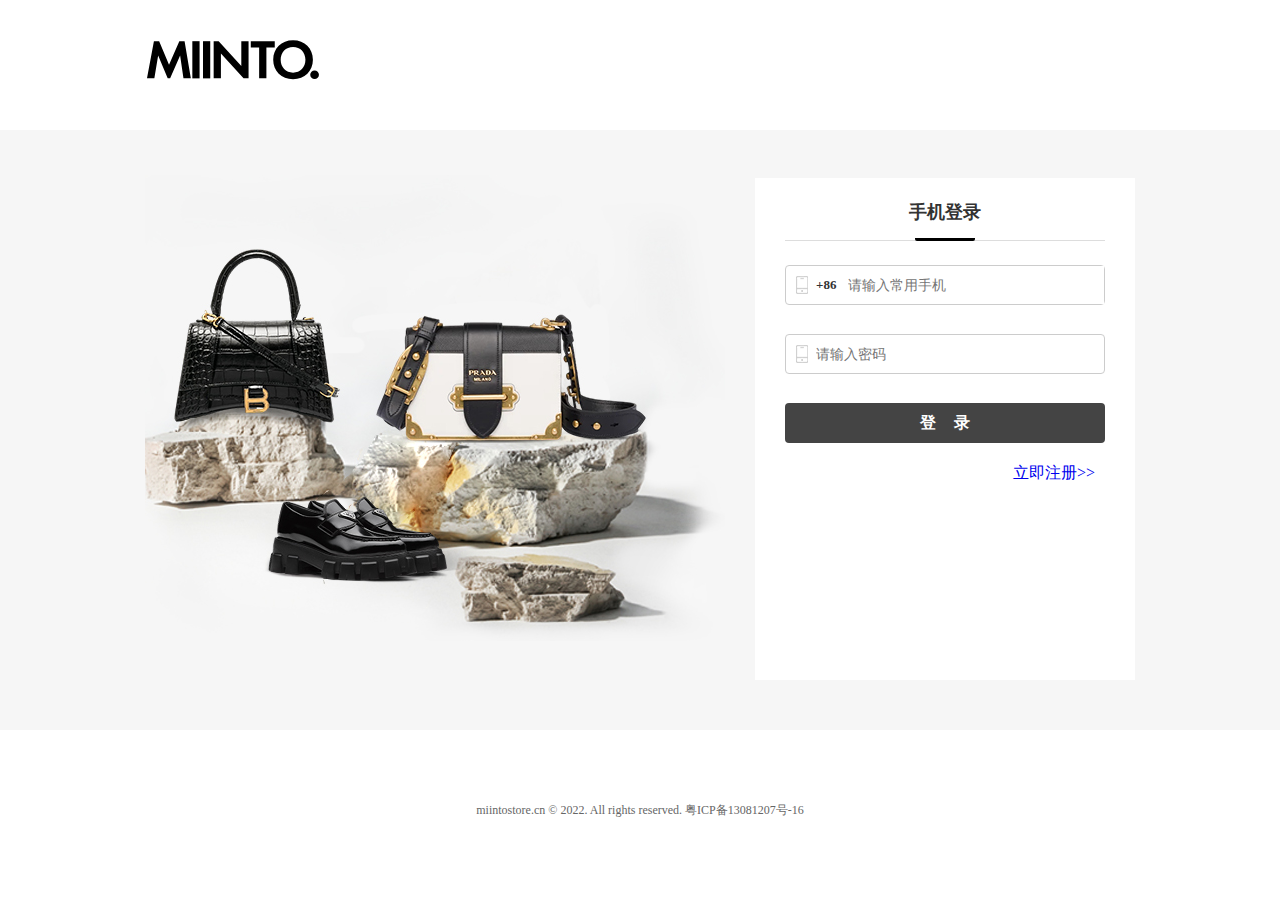
<file: project/html/login.html>
<!DOCTYPE html>
<html lang="en">

<head>
    <meta charset="UTF-8">
    <meta http-equiv="X-UA-Compatible" content="IE=edge">
    <link rel="icon" href="../image/首页/商标/商标.svg">
    <meta name="viewport" content="width=device-width, initial-scale=1.0">
    <title>登录注册</title>
    <link rel="stylesheet" href="../Css/thelogin.css">
    <script src="../js/login.js"></script>

</head>

<body>
    <header>
        <div class="header-en ">
            <div class="en-nvn ">
                <a href="../html/Home.html" class="en-a"></a>
            </div>
        </div>

    </header>
    <main>
        <div class="main-da">
            <div class="mainda-en time">
                <div class="enen-d time">
                    <div class="enned-left">
                        <a href="javascript:;">
                            <img src="../image/登录注册/datu1.jpg" alt="">
                        </a>
                    </div>
                    <div class="ened-reigth kloj">
                        <div class="reigth-df">
                            <div class="df-gjhg ">
                                <span class="df-span tab">
                                    手机登录
                                </span>
                            </div>
                            <div class="df-input">
                                <form action="" class="inputform">
                                    <p class="form-pp"> </p>
                                    <div class="account-input-item itnm">
                                        <label for="">
                                            <i class="ioch iohj-dshvv"></i>
                                            <span class="labelspan">+86</span>
                                            <input maxlength="11" class="ipt" id="iptwsc-dsf" placeholder="请输入常用手机"
                                                type="tey">
                                            <i class="ioch-io"></i>
                                            <i class="ioch-hdhb-hasv"></i>
                                        </label>
                                        <p class="accksnd-bdsb pop">请输入手机号码</p>
                                    </div>
                                    <div class="account-input-item itnm">
                                        <label for="">
                                            <i class="ioch iohj-dshvv"></i>

                                            <input class="ipt" id="iptwsc-dsf" placeholder="请输入密码"
                                                type="password">
                                            <i class="guan"></i>
                                            <i class="ioch-io"></i>
                                            <i class="ioch-hdhb-hasv  guo-pl"></i>
                                        </label>
                                        <p class="accksnd-bdsb pop">请输入确定的密码</p>
                                    </div>

                                    <div class="btn-san">
                                        <input type="button" class="btnan-sbj" value="登    录">
                                    </div>
                                    <p class="tiao"><a href="../html/thelogin.html">立即注册>></a></p>
                                </form>
                            </div>
                        </div>
                    </div>
                </div>
            </div>
        </div>
    </main>

    <!-- 尾部 -->
    <!-- 尾部 -->
    <footer>
        <div class="foowei footh">
            <div class="wei-snb">
                <div class="weisnb-jknb">
                    miintostore.cn © 2022. All rights reserved.
                    <a href="javascript:;" class="jknb-aaa">粤ICP备13081207号-16</a>
                </div>
            </div>
        </div>
    </footer>
</body>

</html>
</file>
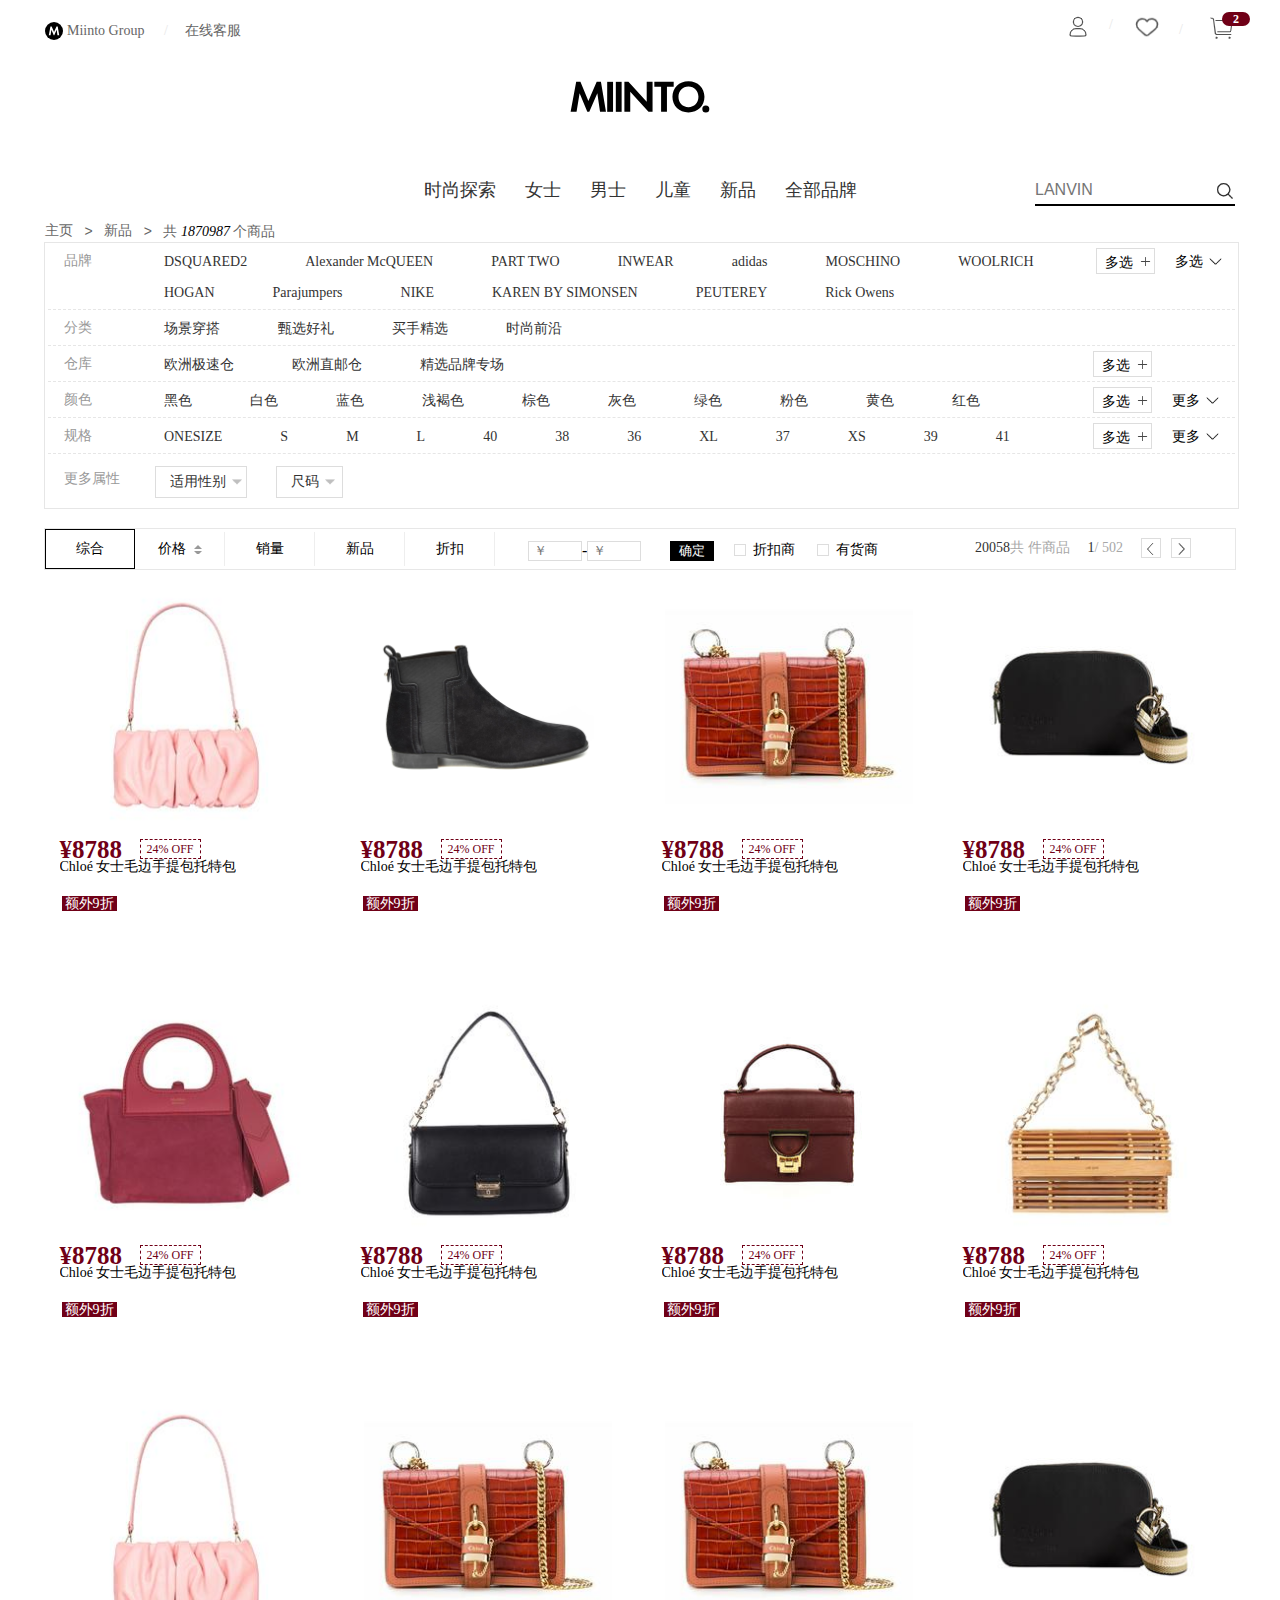
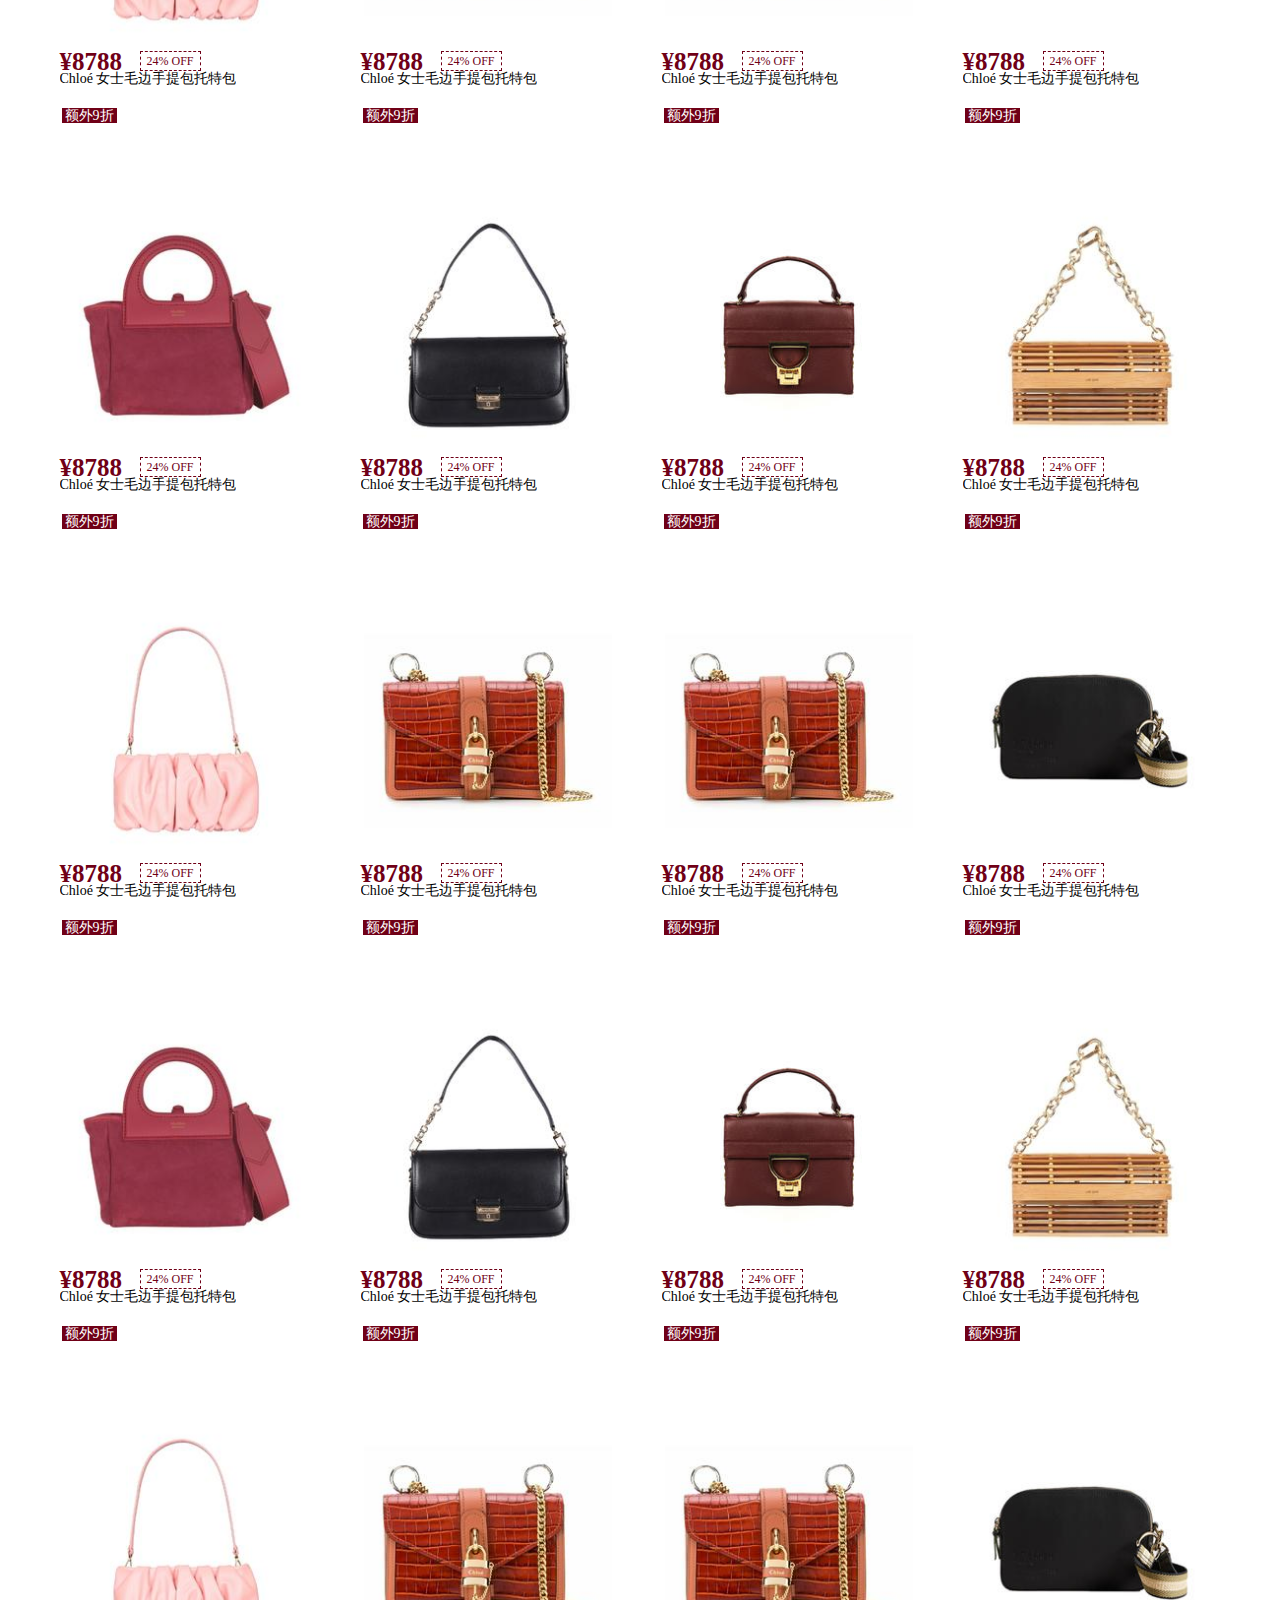
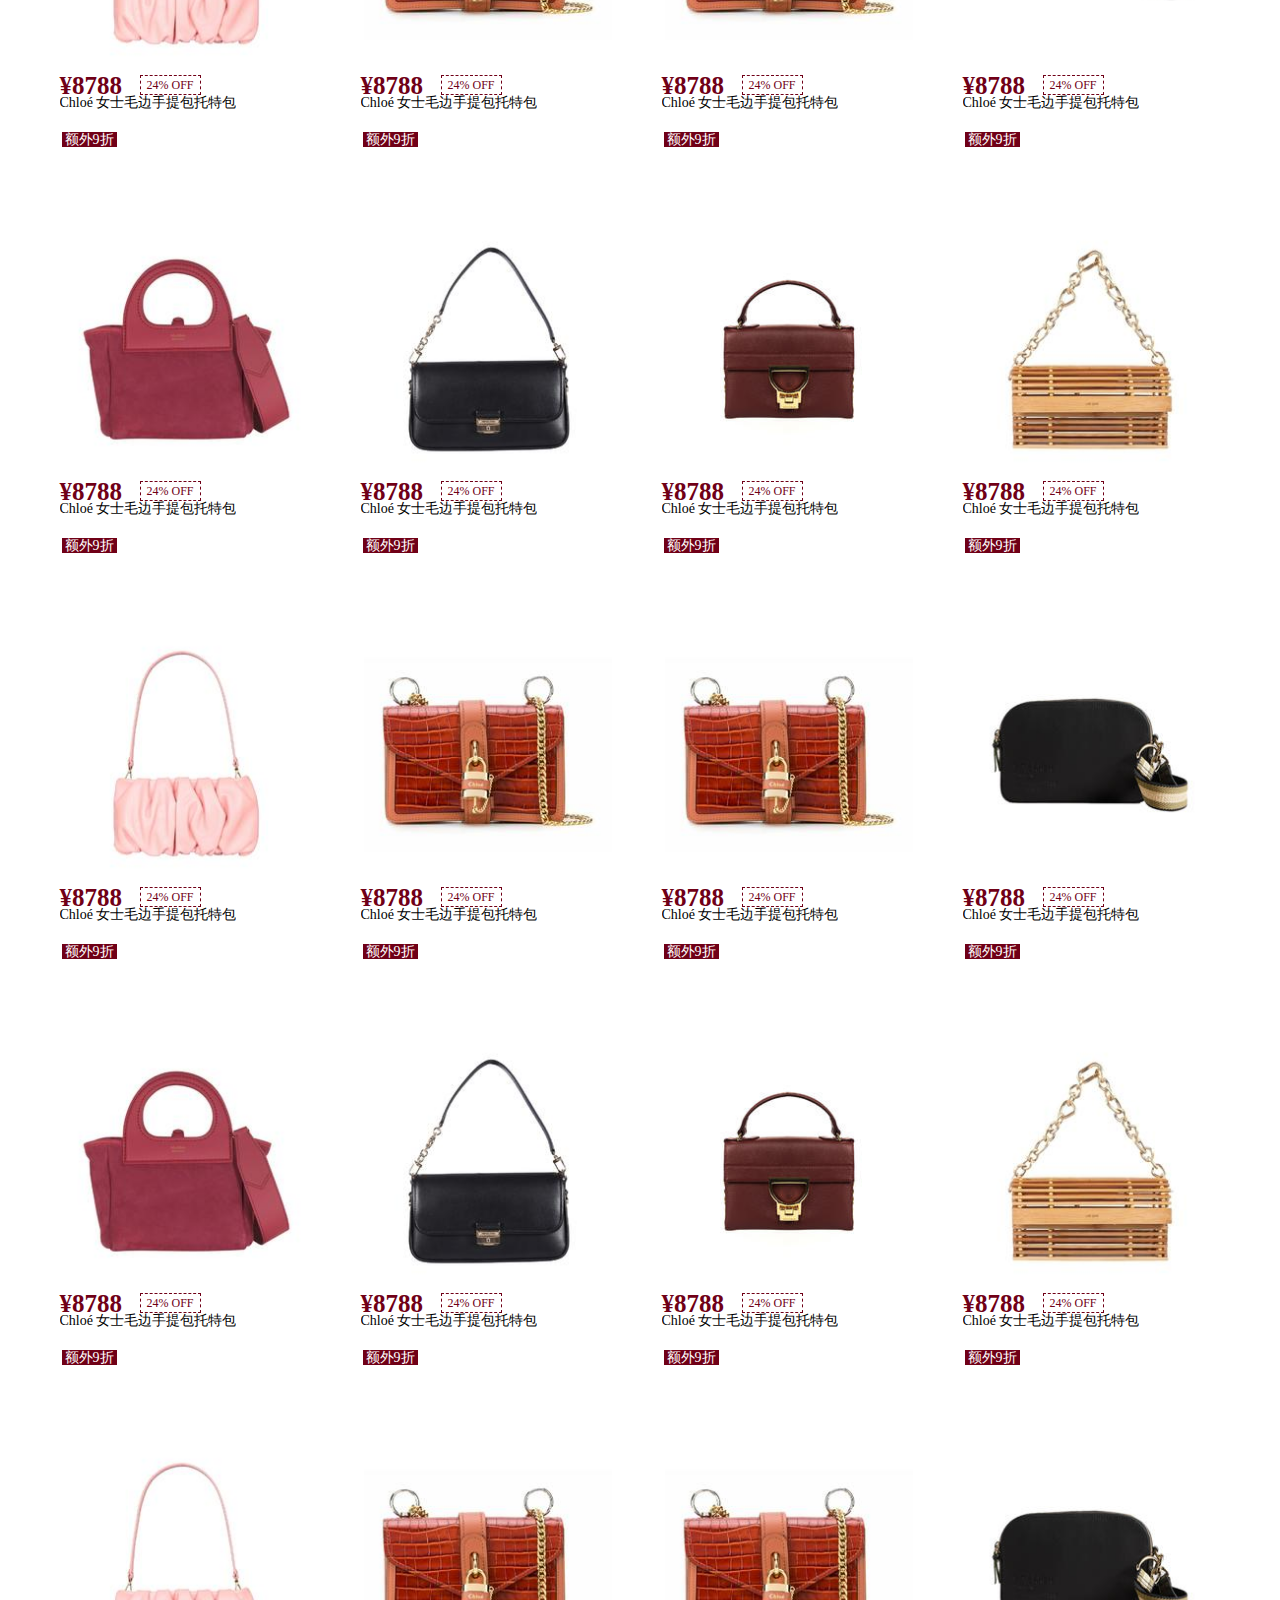
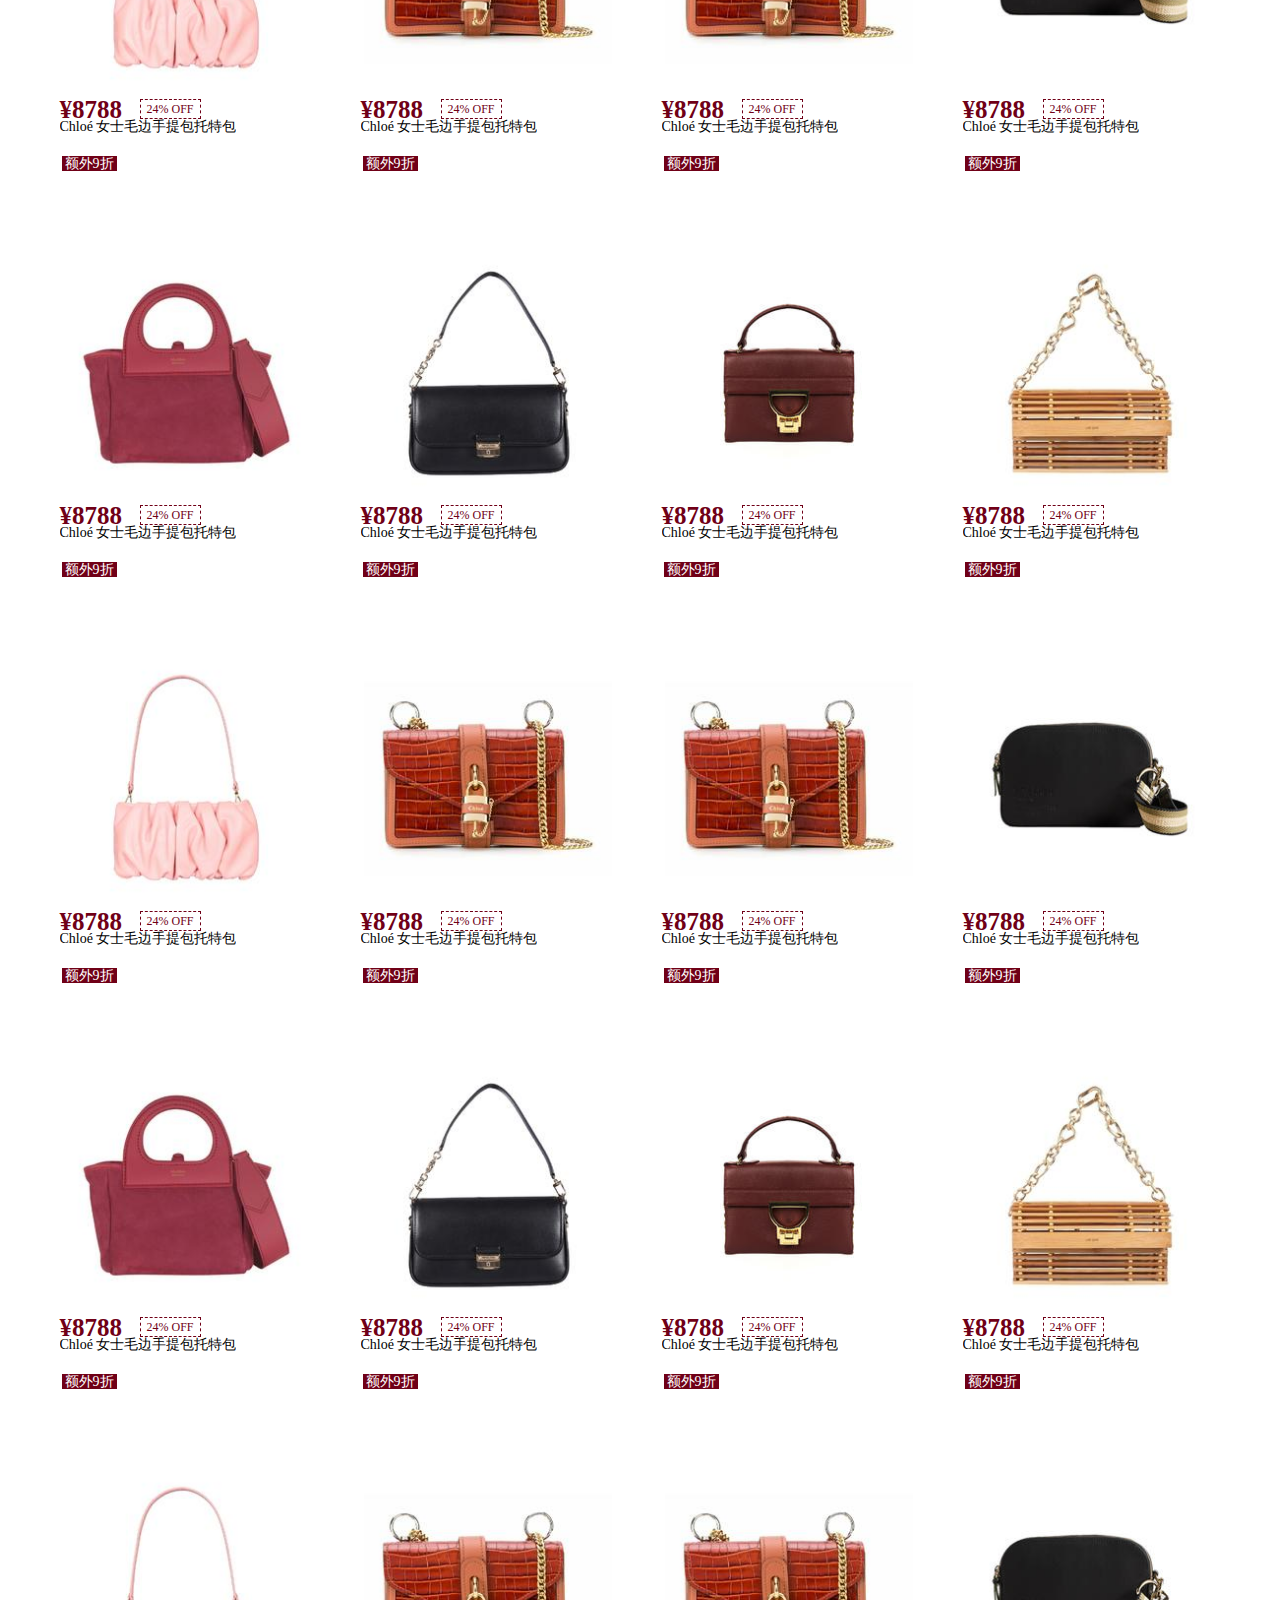
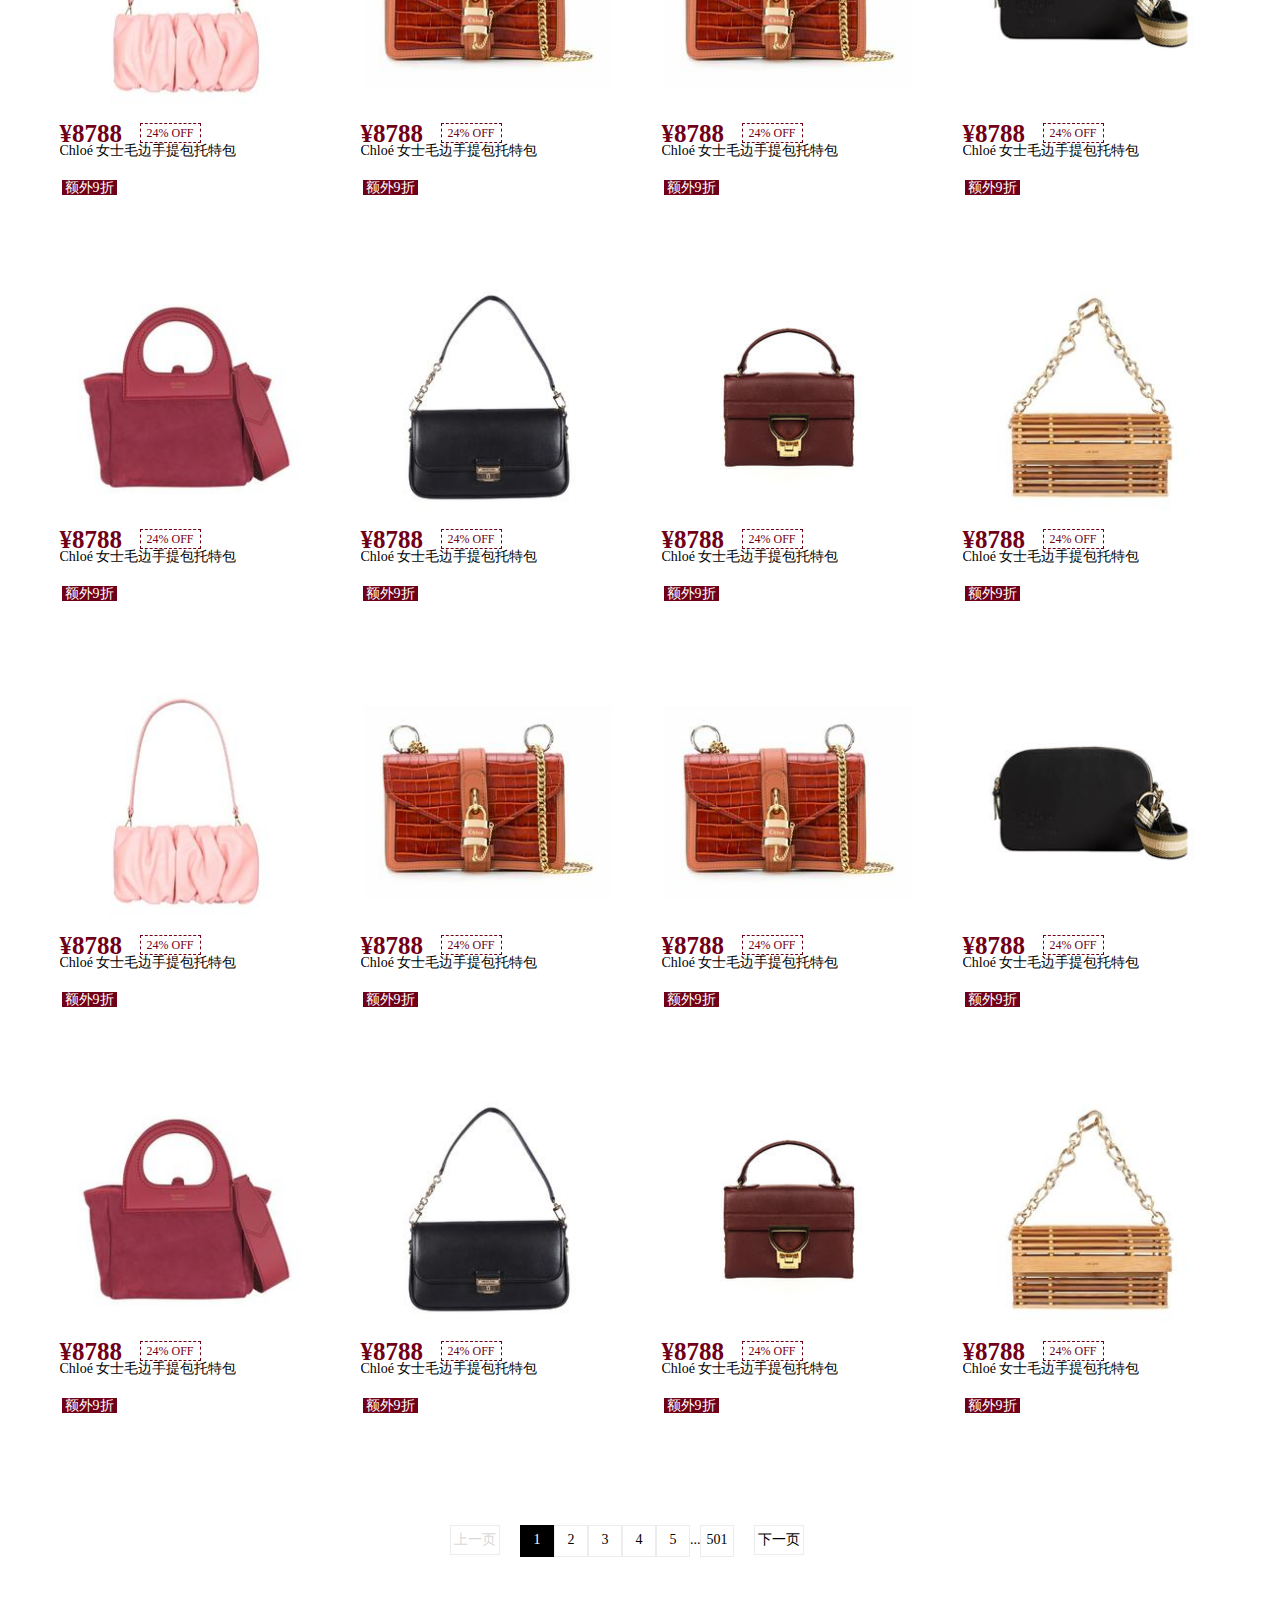
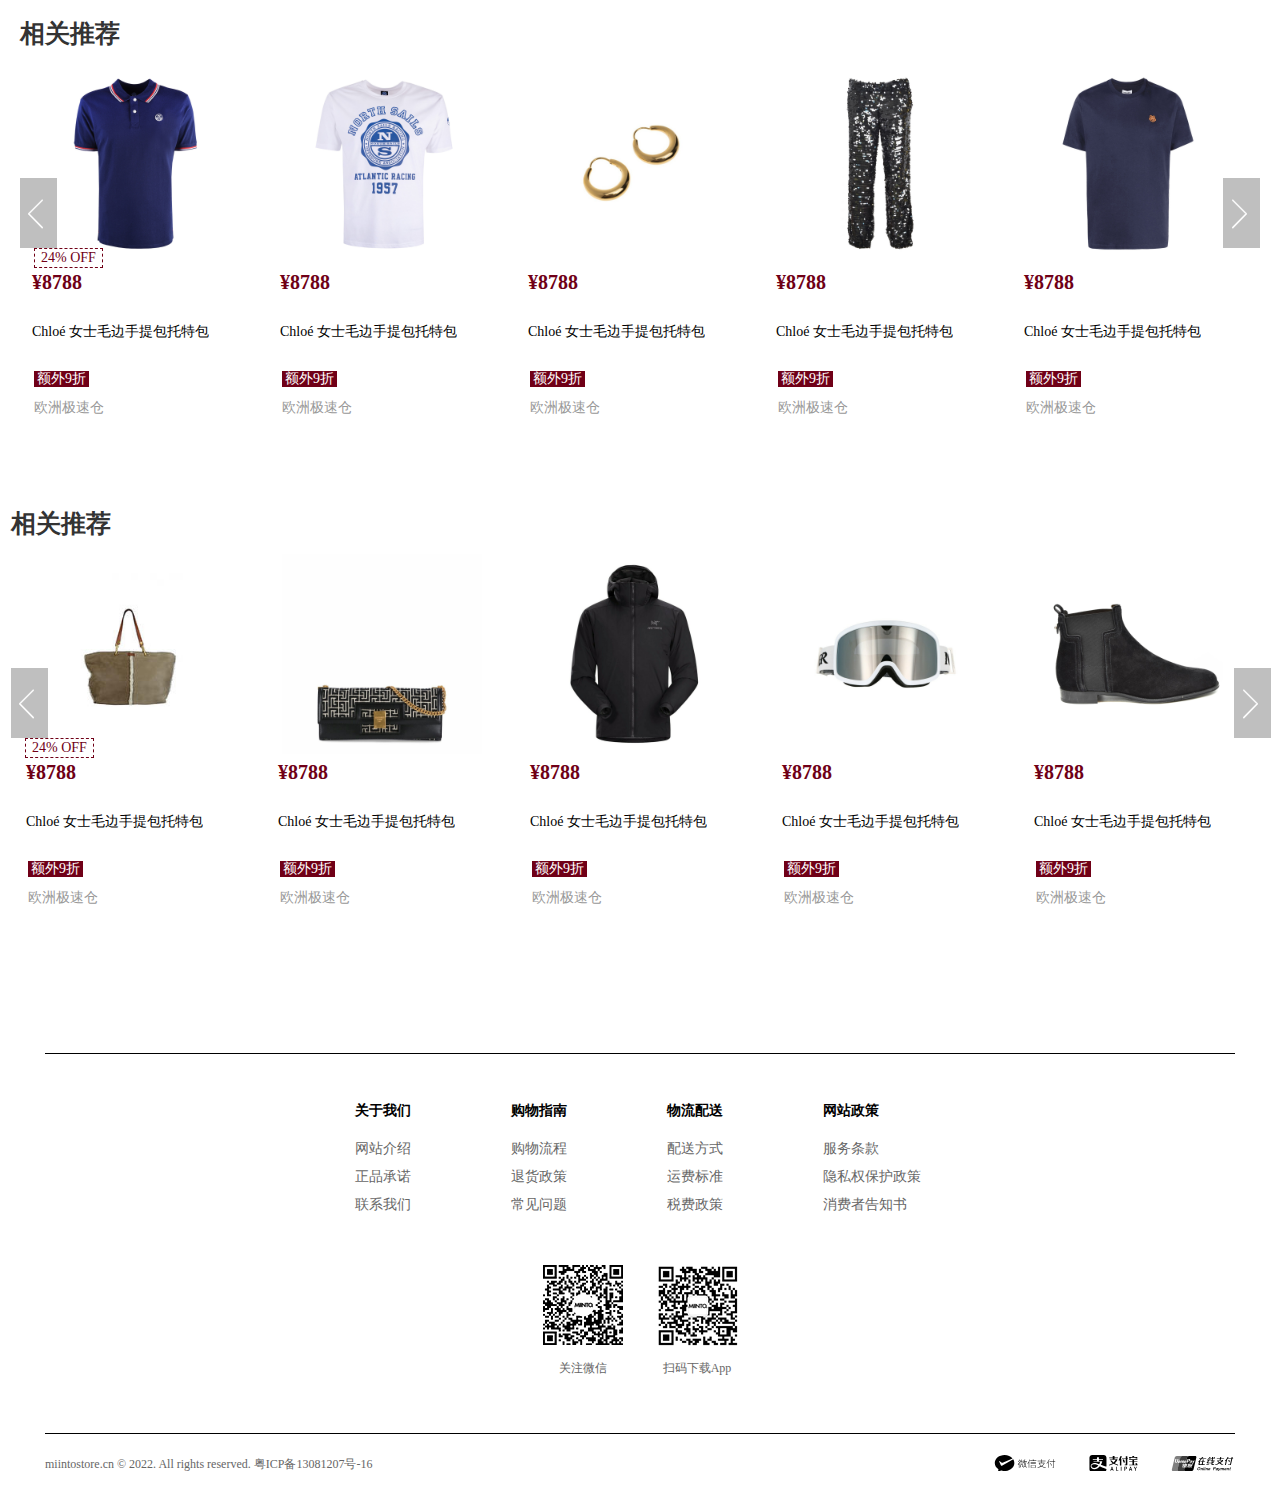
<file: project/html/shishang.html>
<!DOCTYPE html>
<html lang="en">

<head>
    <meta charset="UTF-8">
    <meta http-equiv="X-UA-Compatible" content="IE=edge">
    <link rel="icon" href="../image/首页/商标/商标.svg">
    <meta name="viewport" content="width=device-width, initial-scale=1.0">
    <title>新品【欧洲时尚】</title>
    <link rel="stylesheet" href="../Css/shishang.css">
    <script src="../jQuery/jquery.min.js"></script>
    <script src="../js/animation.js"></script>
    <script src="../js/shishang.js"></script>
</head>

<body>
    <!-- 头部 -->
    <!-- 头部 -->

    <header>
        <!-- ********************************头部header********************************************************* -->
        <div class="header_e">
            <div class="header-div">
                <div class="main-e">
                    <div class="main-left">
                        <ul>
                            <li>
                                <img src="../image/首页/商标/商标.svg" alt="">
                                <a href="../html/Home.html">
                                    Miinto Group
                                </a>
                                <span>
                                    /
                                </span>

                            </li>
                            <li>
                                <a href="javascript:;">
                                    在线客服
                                </a>
                            </li>
                        </ul>
                    </div>
                    <div class="main-right">
                        <ul>
                            <li class="right-yi">
                                <a href="../html/thelogin.html" class="dlu">
                                    <span>
                                        /
                                    </span>
                                </a>

                            </li>
                            <li class="right-er">

                                <a href="../html/chloe.html" class="aixin">

                                </a>
                            </li>

                            <li class="right-san">
                                <span>
                                    /
                                </span>
                                <a href="../html/cart.html" class="guowu"></a>
                            </li>
                            <span class="jianshu">
                                2
                            </span>
                        </ul>
                    </div>
                </div>
            </div>

            <!-- **********************************头部****************************************************** -->
            <div class="logo">
                <div class="logo-qu">
                    <a href="javascript:;" class="loog">
                        <svg class="svg"></svg>
                    </a>
                </div>
            </div>
            <nav>
                <div class="nav">
                    <ul class="nav-yiul">
                        <li>
                            <a href="../html/shishang.html">时尚探索</a>
                        </li>
                        <li>
                            <a href="javascript:;">女士</a>
                        </li>
                        <li>
                            <a href="javascript:;">男士</a>
                        </li>
                        <li>
                            <a href="javascript:;">儿童</a>
                        </li>
                        <li>
                            <a href="javascript:;">新品</a>
                        </li>
                        <li>
                            <a href="javascript:;">全部品牌</a>
                        </li>
                        <div class="nav-shuo">

                            <input type="text" placeholder="LANVIN">
                            <div class="shuos">
                                <button class="shuo-s"></button>
                            </div>
                        </div>
                    </ul>

                </div>

                <div class="lala cv">
                    <div class="cmcm clclk">
                        <ul class="cmcm_ul">
                            <li>
                                <h4>场景穿搭</h4>
                            </li>
                            <li>夏日泳装</li>
                            <li>户外露营</li>
                            <li>海边度假</li>
                            <li>职场通勤</li>
                        </ul>
                        <ul class="cmcm_ul">
                            <li>
                                <h4>甄选好礼</h4>
                            </li>
                            <li>派对之选</li>
                            <li>人气包袋</li>
                            <li>精选好物</li>
                
                        </ul>
                        <ul class="cmcm_ul">
                            <li>
                                <h4>买手精选</h4>
                            </li>
                            <li>虎头hot品</li>
                            <li>千元好物</li>
                            <li>小众品牌</li>
                
                        </ul>
                        <ul class="cmcm_ul">
                            <li>
                                <h4>时尚前沿</h4>
                            </li>
                            <li>高街运动鞋</li>
                            <li>经典Logo专属</li>
                            <li>经典高跟</li>
                
                        </ul>
                    </div>
                </div>
                <div class="lala cv">
                    <div class="cmcm clclk">
                        <ul class="cmcm_ul">
                            <li>
                                <h4>上装</h4>
                            </li>
                            <li>T恤</li>
                            <li>衬衫</li>
                            <li>背心/短上衣</li>
                            <li>西装</li>
                            <li>卫衣</li>
                            <li>毛衣针织</li>
                            <li>夹克</li>
                            <li>大衣</li>
                            <li>风衣</li>
                            <li>羽绒服</li>
                            <li>运动服</li>
                            <li>运动服饰</li>
                        </ul>
                        <ul class="cmcm_ul">
                            <li>
                                <h4>下装</h4>
                            </li>
                            <li>连衣裙</li>
                            <li>半裙</li>
                            <li>牛子裤</li>
                            <li>长裤</li>
                            <li>连衣裤</li>
                            <li>运动休闲裤</li>
                            <li>短裤</li>
                
                        </ul>
                        <ul class="cmcm_ul">
                            <li>
                                <h4>鞋履</h4>
                            </li>
                            <li>高跟鞋</li>
                            <li>平底鞋</li>
                            <li>运动鞋</li>
                            <li>靴子</li>
                            <li>雪地靴</li>
                
                        </ul>
                        <ul class="cmcm_ul">
                            <li>
                                <h4>热门鞋款</h4>
                            </li>
                            <li>乐福鞋</li>
                            <li>藐勒鞋</li>
                            <li>帆布鞋</li>
                            <li>编织鞋</li>
                            <li>老爹鞋</li>
                            <li>芭蕾鞋</li>
                            <li>板鞋</li>
                            <li>拖鞋</li>
                            <li>切尔西靴</li>
                        </ul>
                        <ul class="cmcm_ul">
                            <li>
                                <h4>鞋筒高度</h4>
                            </li>
                            <li>裹靴</li>
                            <li>中筒靴</li>
                            <li>及膝靴</li>
                            <li>过膝靴</li>
                        </ul>
                        <ul class="cmcm_ul">
                            <li>
                                <h4>包袋</h4>
                            </li>
                            <li>单肩/斜挎包</li>
                            <li>手提包</li>
                            <li>手拿包</li>
                            <li>腰包</li>
                            <li>双肩包</li>
                            <li>卡包/钱包</li>
                            <li>化妆包</li>
                            <li>行李袋/箱</li>
                        </ul>
                        <ul class="cmcm_ul">
                            <li>
                                <h4>热门包款</h4>
                            </li>
                            <li>腋下包</li>
                            <li>托特包</li>
                            <li>水桶包</li>
                            <li>翻盖包</li>
                        </ul>
                        <ul class="cmcm_ul">
                            <li>
                                <h4>首饰</h4>
                            </li>
                            <li>耳饰</li>
                            <li>项链</li>
                            <li>戒指</li>
                            <li>手镯/手链</li>
                            <li>腕表</li>
                            <li>胸针/胸花</li>
                        </ul>
                        <ul class="cmcm_ul">
                            <li>
                                <h4>配饰</h4>
                            </li>
                            <li>太阳镜</li>
                            <li>帽子</li>
                            <li>腰带</li>
                            <li>平光镜</li>
                            <li>围巾/披肩</li>
                            <li>发饰</li>
                            <li>钥匙扣</li>
                            <li>手机配件</li>
                            <li>手套</li>
                            <li>雨伞</li>
                            <li>口罩</li>
                        </ul>
                        <ul class="cmcm_ul">
                            <li>
                                <h4>家居日常</h4>
                            </li>
                            <li>泳衣</li>
                            <li>内衣裤袜</li>
                            <li>睡衣</li>
                        </ul>
                    </div>
                </div>
                <div class="lala cv">
                    <div class="cmcm clclk">
                        <ul class="cmcm_ul">
                            <li>
                                <h4>上装</h4>
                            </li>
                            <li>polo衫</li>
                            <li>衬衫</li>
                            <li>背心/短上衣</li>
                            <li>西装</li>
                            <li>卫衣</li>
                            <li>毛衣针织</li>
                            <li>夹克</li>
                            <li>大衣</li>
                            <li>风衣</li>
                            <li>羽绒服</li>
                            <li>运动服</li>
                            <li>运动服饰</li>
                            <li>套装</li>
                            <li>西装马甲</li>
                        </ul>
                        <ul class="cmcm_ul">
                            <li>
                                <h4>下装</h4>
                            </li>
                            <li>连衣裙</li>
                            <li>半裙</li>
                            <li>牛子裤</li>
                            <li>长裤</li>
                            <li>连衣裤</li>
                            <li>运动休闲裤</li>
                            <li>短裤</li>
                
                        </ul>
                        <ul class="cmcm_ul">
                            <li>
                                <h4>鞋履</h4>
                            </li>
                            <li>高跟鞋</li>
                            <li>平底鞋</li>
                            <li>运动鞋</li>
                        </ul>
                        <ul class="cmcm_ul">
                            <li>
                                <h4>热门鞋款</h4>
                            </li>
                            <li>乐福鞋</li>
                            <li>藐勒鞋</li>
                            <li>帆布鞋</li>
                            <li>编织鞋</li>
                            <li>老爹鞋</li>
                            <li>芭蕾鞋</li>
                            <li>板鞋</li>
                            <li>拖鞋</li>
                
                        </ul>
                        <ul class="cmcm_ul">
                            <li>
                                <h4>穿入方式</h4>
                            </li>
                            <li>系带</li>
                            <li>搭扣</li>
                        </ul>
                        <ul class="cmcm_ul">
                            <li>
                                <h4>鞋筒高度</h4>
                            </li>
                            <li>低帮</li>
                            <li>高帮</li>
                
                        </ul>
                        <ul class="cmcm_ul">
                            <li>
                                <h4>包袋</h4>
                            </li>
                            <li>单肩/斜挎包</li>
                            <li>手提包</li>
                            <li>手拿包</li>
                            <li>腰包</li>
                            <li>双肩包</li>
                            <li>卡包/钱包</li>
                            <li>化妆包</li>
                            <li>行李袋/箱</li>
                        </ul>
                        <ul class="cmcm_ul">
                            <li>
                                <h4>热门包款</h4>
                            </li>
                            <li>腋下包</li>
                            <li>托特包</li>
                            <li>水桶包</li>
                            <li>翻盖包</li>
                        </ul>
                        <ul class="cmcm_ul">
                            <li>
                                <h4>首饰</h4>
                            </li>
                            <li>耳饰</li>
                            <li>项链</li>
                            <li>戒指</li>
                            <li>手镯/手链</li>
                            <li>腕表</li>
                            <li>胸针/胸花</li>
                        </ul>
                        <ul class="cmcm_ul">
                            <li>
                                <h4>配饰</h4>
                            </li>
                            <li>太阳镜</li>
                            <li>帽子</li>
                            <li>腰带</li>
                            <li>平光镜</li>
                            <li>围巾/披肩</li>
                            <li>发饰</li>
                            <li>钥匙扣</li>
                        </ul>
                        <ul class="cmcm_ul">
                            <li>
                                <h4>家居日常</h4>
                            </li>
                            <li>泳衣</li>
                            <li>泳裤</li>
                
                        </ul>
                    </div>
                </div>
                <div class="lala cv">
                    <div class="cmcm clclk">
                        <ul class="cmcm_ul">
                            <li>
                                <h4>女童上装</h4>
                            </li>
                            <li>卫衣</li>
                            <li>衬衫</li>
                            <li>T恤/polo衫</li>
                            <li>毛衣针织</li>
                            <li>连衣裙</li>
                            <li>外套</li>
                
                        </ul>
                        <ul class="cmcm_ul">
                            <li>
                                <h4>女童下装</h4>
                            </li>
                            <li>长裤</li>
                            <li>短裤</li>
                            <li>半裙</li>
                            <li>运动裤</li>
                        </ul>
                        <ul class="cmcm_ul">
                            <li>
                                <h4>男童上装</h4>
                            </li>
                            <li>卫衣</li>
                            <li>衬衫</li>
                            <li>T恤/polo衫</li>
                            <li>毛衣针织</li>
                            <li>连体衣</li>
                            <li>外套</li>
                        </ul>
                        <ul class="cmcm_ul">
                            <li>
                                <h4>男童下装</h4>
                            </li>
                            <li>长裤</li>
                            <li>短裤</li>
                            <li>运动裤</li>
                        </ul>
                        <ul class="cmcm_ul">
                            <li>
                                <h4>女童鞋</h4>
                            </li>
                            <li>运动鞋</li>
                
                        </ul>
                        <ul class="cmcm_ul">
                            <li>
                                <h4>男童鞋</h4>
                            </li>
                            <li>运动鞋</li>
                
                        </ul>
                        <ul class="cmcm_ul">
                            <li>
                                <h4>配饰/玩具</h4>
                            </li>
                            <li>包包</li>
                
                        </ul>
                
                
                    </div>
                </div>
                <div class="lala cv">
                    <div class="cmcm clclk">
                        <ul class="cmcm_ul">
                            <li>
                                <h4>女士</h4>
                            </li>
                            <li>服装</li>
                            <li>鞋履</li>
                            <li>包袋</li>
                            <li>配饰</li>
                
                        </ul>
                        <ul class="cmcm_ul">
                            <li>
                                <h4>男士</h4>
                            </li>
                            <li>服装</li>
                            <li>鞋履</li>
                            <li>包袋</li>
                            <li>配饰</li>
                        </ul>
                        <ul class="cmcm_ul">
                            <li>
                                <h4>儿童</h4>
                            </li>
                            <li>服装</li>
                            <li>鞋履</li>
                            <li>包袋</li>
                            <li>配饰/玩具</li>
                        </ul>
                        <ul class="mm_ul">
                            <li>
                                <img src="../image/全部品牌/xp1.jpg" alt="">
                                <span>HOGAN</span>
                            </li>
                            <li>
                                <img src="../image/全部品牌/xp2.jpg" alt="">
                                <span>MOOSE KNUCKLESJK</span>
                            </li>
                        </ul>
                
                    </div>
                </div>
                <div class="lala cv">
                    <div class="cmcm clclk">
                        <ul class="loplop_ul lkkl">
                            <li>
                                <img src="../image/全部品牌/pp1.jpg" alt="">
                                <span>Maison Margiela</span>
                            </li>
                            <li>
                                <img src="../image/全部品牌/pp2.jpg" alt="">
                                <span>Autry</span>
                            </li>
                            <li>
                                <img src="../image/全部品牌/pp3.jpg" alt="">
                                <span>Rick Owens</span>
                            </li>
                            <li>
                                <img src="../image/全部品牌/pp4.jpg" alt="">
                                <span>TORY BURCH</span>
                            </li>
                            <li>
                                <img src="../image/全部品牌/pp5.jpg" alt="">
                                <span>Nanushka</span>
                            </li>
                            <li>
                                <img src="../image/全部品牌/pp6.jpg" alt="">
                                <span>BY FAR</span>
                            </li>
                            <li>
                                <img src="../image/全部品牌/pp7.jpg" alt="">
                                <span>Stone lsland</span>
                            </li>
                            <li>
                                <a href="javascript:;">更多品牌>></a>
                                <p class="vip">more</p>
                            </li>
                        </ul>
                        <div class="yyy">
                            <img src="../image/全部品牌/pp8.jpg" alt="">
                        </div>
                    </div>
                </div>
            </nav>
        </div>
    </header>

    <!-- 尺码区 -->
    <!-- 尺码区 -->
    <menu>
        <div class="menu-kai">
            <div class="container">
                <a class="imte" href="javascript:;">
                    主页
                </a>
                <i class="sep">></i>
                <a class="imte" href="javascript;;">新品</a>
                <i class="sep">></i>
                <span class="imtespan" href="javascript;;">
                    共 <i>1870987 </i>个商品
                </span>
            </div>
        </div>
        <div class="menu-zhong">
            <div class="zhong-cai">
                <div class="zhongc-shang1">
                    <div class="shang-opl cjlpsd">
                        <div class="shangop-lp">
                            品牌
                        </div>
                        <div class="shang-zhong">
                            <!-- <ul class="shangz-ul">
                                <li></li>
                            </ul> -->
                            <ul class="sf-v-wrapper">
                                <li data-v="48219" data-index="d" role="value">DSQUARED2</li>
                                <li data-v="45587" data-index="a" role="value">Alexander McQUEEN</li>
                                <li data-v="70517" data-index="p" role="value">PART TWO</li>
                                <li data-v="70040" data-index="i" role="value">INWEAR</li>
                                <li data-v="51141" data-index="a" role="value">adidas</li>
                                <li data-v="44210" data-index="m" role="value">MOSCHINO</li>
                                <li data-v="70911" data-index="w" role="value">WOOLRICH</li>
                                <li data-v="45584" data-index="h" role="value">HOGAN</li>
                                <li data-v="70470" data-index="p" role="value">Parajumpers</li>
                                <li data-v="49029" data-index="n" role="value">NIKE</li>
                                <li data-v="70039" data-index="k" role="value">KAREN BY SIMONSEN</li>
                                <li data-v="70417" data-index="p" role="value">PEUTEREY</li>
                                <li data-v="70160" data-index="r" role="value">Rick Owens</li>
                                <li data-v="50677" data-index="t" role="value">THE NORTH FACE</li>
                                <li data-v="70034" data-index="m" role="value">MOS MOSH</li>
                                <li data-v="49544" data-index="t" role="value">Timberland</li>
                                <li data-v="47902" data-index="s" role="value">SAINT LAURENT</li>
                                <li data-v="70297" data-index="v" role="value">VERSACE JEANS COUTURE</li>
                                <li data-v="56100" data-index="g" role="value">GOLDEN GOOSE</li>
                                <li data-v="65755" data-index="u" role="value">UGG AUSTRALIA</li>
                                <li data-v="51426" data-index="d" role="value">Desigual</li>
                                <li data-v="70250" data-index="g" role="value">Gestuz</li>
                                <li data-v="70430" data-index="b" role="value">BITTE KAI RAND</li>
                                <li data-v="45522" data-index="c" role="value">Champion</li>
                                <li data-v="64130" data-index="v" role="value">VEJA</li>
                                <li data-v="70475" data-index="0-9" role="value">2-BIZ</li>
                                <li data-v="52971" data-index="p" role="value">PINKO</li>
                                <li data-v="68465" data-index="b" role="value">BIKKEMBERGS</li>
                                <li data-v="71427" data-index="w" role="value">WODEN</li>
                                <li data-v="51152" data-index="y" role="value">Y-3</li>
                                <li data-v="3321" data-index="g" role="value">GUCCI</li>
                                <li data-v="59387" data-index="j" role="value">JIMMY CHOO</li>
                                <li data-v="50695" data-index="t" role="value">TOMMY HILFIGER</li>
                                <li data-v="53807" data-index="v" role="value">VALENTINO</li>
                                <li data-v="70537" data-index="m" role="value">MY ESSENTIAL WARDROBE</li>
                                <li data-v="49943" data-index="s" role="value">saucony</li>
                                <li data-v="70487" data-index="m" role="value">MOOSE KNUCKLES</li>
                                <li data-v="70746" data-index="r" role="value">Red Wing Shoes</li>
                                <li data-v="4207" data-index="v" role="value">VERSACE</li>
                                <li data-v="70164" data-index="a" role="value">AXEL ARIGATO</li>
                                <li data-v="54485" data-index="g" role="value">GIUSEPPE ZANOTTI</li>
                                <li data-v="69080" data-index="c" role="value">carhartt</li>
                                <li data-v="56742" data-index="k" role="value">KENZO</li>
                                <li data-v="56234" data-index="g" role="value">GUESS</li>
                                <li data-v="57031" data-index="m" role="value">MICHAEL KORS</li>
                                <li data-v="48283" data-index="i" role="value">ICEBERG</li>
                                <li data-v="53141" data-index="g" role="value">GEOX</li>
                                <li data-v="50689" data-index="d" role="value">DIESEL</li>
                                <li data-v="70906" data-index="c" role="value">C.Ro</li>
                                <li data-v="49702" data-index="c" role="value">Calvin Klein</li>
                                <li data-v="48137" data-index="b" role="value">BALENCIAGA</li>
                                <li data-v="67991" data-index="g" role="value">GCDS</li>
                                <li data-v="48387" data-index="p" role="value">PATRIZIA PEPE</li>
                                <li data-v="52077" data-index="p" role="value">PRADA</li>
                                <li data-v="65730" data-index="a" role="value">ARMANI EXCHANGE</li>
                                <li data-v="48138" data-index="b" role="value">BALMAIN</li>
                                <li data-v="61061" data-index="k" role="value">KARL LAGERFELD</li>
                                <li data-v="70035" data-index="d" role="value">DONDUP</li>
                                <li data-v="70210" data-index="e" role="value">ELISABETTA FRANCHI</li>
                                <li data-v="57168" data-index="s" role="value">SUICOKE</li>
                                <li data-v="58968" data-index="m" role="value">MSGM</li>
                                <li data-v="45586" data-index="s" role="value">Salvatore Ferragamo</li>
                                <li data-v="48461" data-index="t" role="value">TRUSSARDI</li>
                                <li data-v="59303" data-index="t" role="value">TORY BURCH</li>
                                <li data-v="54287" data-index="b" role="value">BIRKENSTOCK</li>
                                <li data-v="67995" data-index="t" role="value">TWINSET</li>
                                <li data-v="68141" data-index="b" role="value">Bonpoint</li>
                                <li data-v="49602" data-index="g" role="value">GANT</li>
                                <li data-v="45626" data-index="l" role="value">LOVE MOSCHINO</li>
                                <li data-v="70528" data-index="a" role="value">ALBERTO GUARDIANI</li>
                                <li data-v="70429" data-index="d" role="value">DRYKORN</li>
                                <li data-v="71069" data-index="i" role="value">IN FRONT</li>
                                <li data-v="43193" data-index="d" role="value">Dior</li>
                                <li data-v="48297" data-index="j" role="value">JOHN RICHMOND</li>
                                <li data-v="74623" data-index="b" role="value">BIBI LOU</li>
                                <li data-v="70644" data-index="l" role="value">LES HOMMES</li>
                                <li data-v="56218" data-index="e" role="value">EMPORIO ARMANI</li>
                                <li data-v="74794" data-index="m" role="value">march23</li>
                                <li data-v="70165" data-index="a" role="value">Autry</li>
                                <li data-v="50688" data-index="l" role="value">LACOSTE</li>
                                <li data-v="70226" data-index="n" role="value">NORTH SAILS</li>
                                <li data-v="70515" data-index="m" role="value">MARC CAIN</li>
                                <li data-v="51114" data-index="f" role="value">Fred Perry</li>
                                <li data-v="69202" data-index="o" role="value">Off-White</li>
                                <li data-v="70975" data-index="r" role="value">Reinders</li>
                                <li data-v="51067" data-index="h" role="value">Helly Hansen</li>
                                <li data-v="58936" data-index="c" role="value">Columbia</li>
                                <li data-v="70463" data-index="c" role="value">Co Couture</li>
                                <li data-v="70913" data-index="l" role="value">LIU.JO</li>
                                <li data-v="71487" data-index="i" role="value">INVICTA</li>
                                <li data-v="74882" data-index="s" role="value">SCAPA</li>
                                <li data-v="74885" data-index="e" role="value">E mia</li>
                                <li data-v="74812" data-index="c" role="value">CRISTIAN DANIEL</li>
                                <li data-v="71193" data-index="b" role="value">BTFCPH</li>
                                <li data-v="69081" data-index="c" role="value">CHIARA FERRAGNI</li>
                                <li data-v="74833" data-index="n" role="value">NOTYZ</li>
                                <li data-v="70523" data-index="p" role="value">PAUL &amp; SHARK</li>
                                <li data-v="70038" data-index="n" role="value">NEO NOIR</li>
                                <li data-v="74883" data-index="c" role="value">Cycleur de Luxe</li>
                                <li data-v="71041" data-index="s" role="value">STUART WEITZMAN</li>
                                <li data-v="71441" data-index="a" role="value">ANTONY MORATO</li>
                                <li data-v="49923" data-index="h" role="value">HOKA ONE ONE</li>
                                <li data-v="70287" data-index="a" role="value">ASH</li>
                                <li data-v="69322" data-index="t" role="value">TODS</li>
                                <li data-v="48197" data-index="c" role="value">CoSTUME NATIONAL</li>
                                <li data-v="70446" data-index="b" role="value">BRAX</li>
                                <li data-v="49940" data-index="p" role="value">POLO RALPH LAUREN</li>
                                <li data-v="54496" data-index="s" role="value">STELLA McCARTNEY</li>
                                <li data-v="54481" data-index="m" role="value">MARNI</li>
                                <li data-v="54771" data-index="m" role="value">MaxMara</li>
                                <li data-v="70910" data-index="m" role="value">munthe</li>
                                <li data-v="70416" data-index="p" role="value">PENN&amp;INK N.Y</li>
                                <li data-v="71036" data-index="f" role="value">FEDELI</li>
                                <li data-v="59227" data-index="c" role="value">CATWALK</li>
                                <li data-v="66123" data-index="e" role="value">ESPRIT</li>
                                <li data-v="68655" data-index="p" role="value">PHILIPP PLEIN</li>
                                <li data-v="71756" data-index="n" role="value">NIALAYA</li>
                                <li data-v="69102" data-index="v" role="value">VETEMENTS</li>
                                <li data-v="70642" data-index="l" role="value">LauRie</li>
                                <li data-v="74802" data-index="n" role="value">Nathan-Baume</li>
                                <li data-v="49650" data-index="p" role="value">Pepe Jeans</li>
                                <li data-v="70422" data-index="g" role="value">Gran Sasso</li>
                                <li data-v="70575" data-index="p" role="value">Paris Punk</li>
                                <li data-v="3047" data-index="c" role="value">Chloe</li>
                                <li data-v="70033" data-index="s" role="value">self-portrait</li>
                                <li data-v="70519" data-index="f" role="value">FABIANA FILIPPI</li>
                                <li data-v="74886" data-index="f" role="value">Floris van Bommel</li>
                                <li data-v="70697" data-index="e" role="value">Eton</li>
                                <li data-v="70687" data-index="g" role="value">Gustav</li>
                                <li data-v="70505" data-index="m" role="value">MASAi</li>
                                <li data-v="2930" data-index="b" role="value">BURBERRY</li>
                                <li data-v="45575" data-index="m" role="value">Maison Margiela</li>
                                <li data-v="47898" data-index="f" role="value">FENDI</li>
                                <li data-v="53293" data-index="i" role="value">ISABEL MARANT</li>
                                <li data-v="70253" data-index="b" role="value">BY MALENE BIRGER</li>
                                <li data-v="47896" data-index="b" role="value">Borsalino</li>
                                <li data-v="70919" data-index="d" role="value">DESOTO</li>
                                <li data-v="70418" data-index="c" role="value">CLOSED</li>
                                <li data-v="65637" data-index="g" role="value">GEOGRAPHICAL NORWAY</li>
                                <li data-v="70231" data-index="v" role="value">VILEBREQUIN</li>
                                <li data-v="70497" data-index="p" role="value">PHILOSOPHY DI LORENZO SERAFINI</li>
                                <li data-v="70921" data-index="p" role="value">PIN-UP Stars</li>
                                <li data-v="74995" data-index="i" role="value">INUIKII</li>
                                <li data-v="48389" data-index="p" role="value">Paul Smith</li>
                                <li data-v="70473" data-index="g" role="value">Gentiluomo</li>
                                <li data-v="70162" data-index="c" role="value">Castaner</li>
                                <li data-v="10261" data-index="g" role="value">GIVENCHY</li>
                                <li data-v="70248" data-index="a" role="value">Actualee</li>
                                <li data-v="70291" data-index="s" role="value">salomon</li>
                                <li data-v="74616" data-index="n" role="value">ninetyfour</li>
                                <li data-v="74884" data-index="h" role="value">HISPANITAS</li>
                                <li data-v="74929" data-index="y" role="value">YUME YUME</li>
                                <li data-v="64262" data-index="t" role="value">TORAL</li>
                                <li data-v="70972" data-index="l" role="value">LA HAINE INSIDE US</li>
                                <li data-v="69090" data-index="m" role="value">MARCELO BURLON</li>
                                <li data-v="70464" data-index="s" role="value">Summum Woman</li>
                                <li data-v="10288" data-index="j" role="value">Juicy Couture</li>
                                <li data-v="70274" data-index="b" role="value">BARROW</li>
                                <li data-v="70597" data-index="p" role="value">Pertini</li>
                                <li data-v="70706" data-index="f" role="value">Freebird</li>
                                <li data-v="74826" data-index="a" role="value">ANGEL ALARCON</li>
                                <li data-v="70255" data-index="b" role="value">BUTCHER OF BLUE</li>
                                <li data-v="48136" data-index="b" role="value">Baldinini</li>
                                <li data-v="48408" data-index="r" role="value">REPLAY</li>
                                <li data-v="70335" data-index="r" role="value">RED Valentino</li>
                                <li data-v="70449" data-index="f" role="value">Frank Lyman</li>
                                <li data-v="70582" data-index="a" role="value">AGL</li>
                                <li data-v="70030" data-index="p" role="value">Palm Angels</li>
                                <li data-v="70436" data-index="p" role="value">PROFUOMO</li>
                                <li data-v="49030" data-index="o" role="value">OAKLEY</li>
                                <li data-v="49913" data-index="c" role="value">Clarks</li>
                                <li data-v="49937" data-index="p" role="value">PALLADIUM</li>
                                <li data-v="74803" data-index="a" role="value">Alma en Pena</li>
                                <li data-v="69076" data-index="a" role="value">AMBUSH</li>
                                <li data-v="70551" data-index="s" role="value">soyaconcept</li>
                                <li data-v="74809" data-index="a" role="value">Altramarea</li>
                                <li data-v="71234" data-index="n" role="value">NUBIKK</li>
                                <li data-v="71477" data-index="s" role="value">SAXONE</li>
                                <li data-v="54605" data-index="g" role="value">GANNI</li>
                                <li data-v="54762" data-index="n" role="value">Nanushka</li>
                                <li data-v="71243" data-index="p" role="value">patagonia</li>
                                <li data-v="70559" data-index="m" role="value">MC2 SAINT BARTH</li>
                                <li data-v="71636" data-index="c" role="value">cavalli CLASS</li>
                                <li data-v="49634" data-index="m" role="value">MA.STRUM</li>
                                <li data-v="49773" data-index="b" role="value">BOTTEGA VENETA</li>
                                <li data-v="54547" data-index="j" role="value">JW ANDERSON</li>
                                <li data-v="70534" data-index="j" role="value">Jc Sophie</li>
                                <li data-v="64147" data-index="a" role="value">ASPESI</li>
                                <li data-v="58722" data-index="s" role="value">SANDRO FERRONE</li>
                                <li data-v="10395" data-index="r" role="value">roberto cavalli</li>
                                <li data-v="56219" data-index="e" role="value">ETRO</li>
                                <li data-v="70405" data-index="s" role="value">Santoni</li>
                                <li data-v="70445" data-index="m" role="value">Max Mara STUDIO</li>
                                <li data-v="71417" data-index="n" role="value">ninalilou</li>
                                <li data-v="75396" data-index="b" role="value">Blend</li>
                                <li data-v="70279" data-index="e" role="value">ERMANNO SCERVINO</li>
                                <li data-v="70337" data-index="k" role="value">Kurt Geiger</li>
                                <li data-v="70439" data-index="s" role="value">SOFIE SCHNOOR</li>
                                <li data-v="70508" data-index="a" role="value">ANINE BING</li>
                                <li data-v="52308" data-index="e" role="value">EMILIO PUCCI</li>
                                <li data-v="65610" data-index="c" role="value">C.P. COMPANY</li>
                                <li data-v="70518" data-index="g" role="value">goosecraft</li>
                                <li data-v="71143" data-index="g" role="value">GIA BORGHINI</li>
                                <li data-v="51251" data-index="e" role="value">Emporio Armani EA7</li>
                                <li data-v="51845" data-index="a" role="value">ALBERTA FERRETTI</li>
                                <li data-v="70916" data-index="p" role="value">project AJ117</li>
                                <li data-v="70973" data-index="n" role="value">NIKKIE</li>
                                <li data-v="74626" data-index="w" role="value">waths</li>
                                <li data-v="70190" data-index="a" role="value">acupuncture</li>
                                <li data-v="44841" data-index="s" role="value">SWAROVSKI</li>
                                <li data-v="65535" data-index="n" role="value">NAPAPIJRI</li>
                                <li data-v="70318" data-index="i" role="value">IRO</li>
                                <li data-v="74888" data-index="p" role="value">paul green</li>
                                <li data-v="45605" data-index="a" role="value">A.P.C.</li>
                                <li data-v="49575" data-index="c" role="value">CONVERSE</li>
                                <li data-v="55970" data-index="c" role="value">COVERT</li>
                                <li data-v="69079" data-index="b" role="value">BY FAR</li>
                                <li data-v="71482" data-index="s" role="value">SUNDEK</li>
                                <li data-v="48457" data-index="t" role="value">TOM FORD</li>
                                <li data-v="71237" data-index="k" role="value">K Way</li>
                                <li data-v="74843" data-index="l" role="value">LOUISA</li>
                                <li data-v="75089" data-index="e" role="value">eyepetizer</li>
                                <li data-v="54585" data-index="j" role="value">JIL SANDER</li>
                                <li data-v="66096" data-index="f" role="value">FJALLRAVEN</li>
                                <li data-v="66989" data-index="c" role="value">CELINE</li>
                                <li data-v="70456" data-index="b" role="value">BUTTERFLY COPENHAGEN</li>
                                <li data-v="70638" data-index="c" role="value">COCCINELLE</li>
                                <li data-v="75704" data-index="d" role="value">Danner</li>
                                <li data-v="70201" data-index="r" role="value">ROTATE BIRGERCHRISTENSEN</li>
                                <li data-v="70918" data-index="a" role="value">AERONAUTICA MILITARE</li>
                                <li data-v="74849" data-index="p" role="value">PEDRO MIRALLES</li>
                                <li data-v="53920" data-index="b" role="value">ba&amp;sh</li>
                                <li data-v="53978" data-index="e" role="value">ERIKA CAVALLINI</li>
                                <li data-v="70371" data-index="b" role="value">Berwich</li>
                                <li data-v="70496" data-index="j" role="value">JOHN MILLER</li>
                                <li data-v="71700" data-index="o" role="value">ORIENT</li>
                                <li data-v="75010" data-index="a" role="value">Aldo Brue</li>
                                <li data-v="75069" data-index="g" role="value">GENTLE MONSTER</li>
                                <li data-v="75592" data-index="a" role="value">ARC'TERYX</li>
                                <li data-v="65687" data-index="d" role="value">DIANE VON FURSTENBERG</li>
                                <li data-v="70922" data-index="f" role="value">FREEQUENT</li>
                                <li data-v="54553" data-index="t" role="value">TAGLIATORE</li>
                                <li data-v="70793" data-index="t" role="value">Tango</li>
                                <li data-v="71499" data-index="v" role="value">VICTORIA BECKHAM</li>
                                <li data-v="71507" data-index="p" role="value">PUREWHITE</li>
                                <li data-v="53053" data-index="m" role="value">MONCLER</li>
                                <li data-v="53121" data-index="h" role="value">HELMUT LANG</li>
                                <li data-v="58671" data-index="r" role="value">RAF SIMONS</li>
                                <li data-v="70188" data-index="a" role="value">ANTIK BATIK</li>
                                <li data-v="70221" data-index="a" role="value">ALIX THE LABEL</li>
                                <li data-v="70547" data-index="d" role="value">DANWEAR</li>
                                <li data-v="71280" data-index="s" role="value">See By Chloe</li>
                                <li data-v="74797" data-index="r" role="value">rieker</li>
                                <li data-v="48162" data-index="b" role="value">Blumarine</li>
                                <li data-v="54581" data-index="i" role="value">INCOTEX</li>
                                <li data-v="66091" data-index="b" role="value">BOY LONDON</li>
                                <li data-v="70442" data-index="r" role="value">rosemunde</li>
                                <li data-v="74678" data-index="y" role="value">YEEZY</li>
                                <li data-v="74841" data-index="c" role="value">CAFENOIR</li>
                                <li data-v="52141" data-index="p" role="value">POLICE</li>
                                <li data-v="52143" data-index="f" role="value">FURLA</li>
                                <li data-v="55235" data-index="c" role="value">CHANEL</li>
                                <li data-v="69298" data-index="h" role="value">HERON PRESTON</li>
                                <li data-v="70438" data-index="c" role="value">camel active</li>
                                <li data-v="70684" data-index="i" role="value">IBANA</li>
                                <li data-v="74847" data-index="j" role="value">JHAY</li>
                                <li data-v="48304" data-index="k" role="value">Kiton</li>
                                <li data-v="54286" data-index="m" role="value">MANEBI</li>
                                <li data-v="70435" data-index="k" role="value">Kyra &amp; Ko</li>
                                <li data-v="70904" data-index="m" role="value">MAGNANNI</li>
                                <li data-v="47929" data-index="j" role="value">JACQUEMUS</li>
                                <li data-v="57195" data-index="l" role="value">le coq sportif</li>
                                <li data-v="70219" data-index="p" role="value">P.A.R.O.S.H.</li>
                                <li data-v="74808" data-index="v" role="value">VIGUERA</li>
                                <li data-v="54491" data-index="u" role="value">ULLA JOHNSON</li>
                                <li data-v="54797" data-index="s" role="value">SOPHIA WEBSTER</li>
                                <li data-v="70198" data-index="r" role="value">roberto collina</li>
                                <li data-v="70444" data-index="m" role="value">Masons</li>
                                <li data-v="71732" data-index="b" role="value">BENCIVENGA</li>
                                <li data-v="71823" data-index="b" role="value">blugirl</li>
                                <li data-v="74707" data-index="p" role="value">PS By Paul Smith</li>
                                <li data-v="74816" data-index="j" role="value">John Dalia</li>
                                <li data-v="49662" data-index="s" role="value">SKECHERS</li>
                                <li data-v="52673" data-index="r" role="value">RALPH LAUREN</li>
                                <li data-v="69099" data-index="t" role="value">THE ATTICO</li>
                                <li data-v="70192" data-index="i" role="value">ih nom uh nit</li>
                                <li data-v="71233" data-index="t" role="value">TOMMY JEANS</li>
                                <li data-v="75000" data-index="b" role="value">Bugno</li>
                                <li data-v="48296" data-index="j" role="value">John Galliano</li>
                                <li data-v="70234" data-index="w" role="value">Wolford</li>
                                <li data-v="70917" data-index="s" role="value">sergio rossi</li>
                                <li data-v="71421" data-index="l" role="value">LIVIANA CONTI</li>
                                <li data-v="74793" data-index="t" role="value">TOSCA BLU</li>
                                <li data-v="74878" data-index="l" role="value">LXH</li>
                                <li data-v="74881" data-index="s" role="value">status</li>
                                <li data-v="48352" data-index="m" role="value">MISSONI</li>
                                <li data-v="49689" data-index="m" role="value">MYKITA</li>
                                <li data-v="53826" data-index="g" role="value">Gianvito Rossi</li>
                                <li data-v="54242" data-index="a" role="value">ALPHA INDUSTRIES</li>
                                <li data-v="70184" data-index="g" role="value">Giulia N COUTURE</li>
                            </ul>
                        </div>
                        <div class="shang-reigth">
                            <a href="javascript:;" class="sf-b-mult">
                                多选
                                <i class="shangr-i "></i>
                            </a>
                            <a href="javascript:;" class="sf-b-more">
                                多选
                                <i class="shangr-xia "></i>
                            </a>
                        </div>

                    </div>
                </div>
                <div class="zhangc-shang2-lp cfixc">
                    <div class="sf-key">分类</div>
                    <div class="sf-value">
                        <div class="sf-v-list ">
                            <ul class="sf-v-wrapper">
                                <li data-v="479" role="value">场景穿搭</li>
                                <li data-v="522" role="value">甄选好礼</li>
                                <li data-v="475" role="value">买手精选</li>
                                <li data-v="477" role="value">时尚前沿</li>
                            </ul>
                        </div>
                    </div>
                </div>
                <div class="zhangc-shang2-lp cfixc">
                    <div class="sf-key">仓库</div>
                    <div class="sf-value">
                        <div class="sf-v-list ">
                            <ul class="sf-v-wrapper">
                                <li data-v="479" role="value">欧洲极速仓</li>
                                <li data-v="522" role="value">欧洲直邮仓</li>
                                <li data-v="475" role="value">精选品牌专场</li>

                            </ul>
                        </div>
                    </div>
                    <div class="shang-reigth">
                        <a href="javascript:;" class="sf-b-mult">
                            多选
                            <i class="shangr-i "></i>
                        </a>
                        <!-- <a href="javascript:;" class="sf-b-more">
                            多选
                            <i class="shangr-xia "></i>
                        </a> -->
                    </div>
                </div>
                <div class="zhangc-shang2-lp cfixc">
                    <div class="sf-key">颜色</div>
                    <div class="sf-value">
                        <div class="sf-v-list ">
                            <ul class="sf-v-wrapper">
                                <li data-v="479" role="value">黑色</li>
                                <li data-v="522" role="value">白色</li>
                                <li data-v="475" role="value">蓝色</li>
                                <li data-v="479" role="value">浅褐色</li>
                                <li data-v="522" role="value">棕色</li>
                                <li data-v="475" role="value">灰色</li>
                                <li data-v="479" role="value">绿色</li>
                                <li data-v="522" role="value">粉色</li>
                                <li data-v="475" role="value">黄色</li>
                                <li data-v="479" role="value">红色</li>
                             

                            </ul>
                        </div>
                    </div>
                    <div class="shang-reigth">
                        <a href="javascript:;" class="sf-b-mult">
                            多选
                            <i class="shangr-i "></i>
                        </a>
                        <a href="javascript:;" class="sf-b-more">
                            更多
                            <i class="shangr-xia "></i>
                        </a>
                    </div>
                </div>
                <div class="zhangc-shang2-lp cfixc">
                    <div class="sf-key">规格</div>
                    <div class="sf-value">
                        <div class="sf-v-list ">
                            <ul class="sf-v-wrapper">
                                <li data-v="305322" role="value">ONESIZE</li>
                                <li data-v="196334" role="value">S</li>
                                <li data-v="196335" role="value">M</li>
                                <li data-v="196336" role="value">L</li>
                                <li data-v="46116" role="value">40</li>
                                <li data-v="46115" role="value">38</li>
                                <li data-v="46113" role="value">36</li>
                                <li data-v="196333" role="value">XL</li>
                                <li data-v="46114" role="value">37</li>
                                <li data-v="305356" role="value">XS</li>
                                <li data-v="54774" role="value">39</li>
                                <li data-v="46117" role="value">41</li>

                            </ul>
                        </div>
                    </div>
                    <div class="shang-reigth">
                        <a href="javascript:;" class="sf-b-mult">
                            多选
                            <i class="shangr-i "></i>
                        </a>
                        <a href="javascript:;" class="sf-b-more">
                            更多
                            <i class="shangr-xia "></i>
                        </a>
                    </div>
                </div>
                <div class="more-selector J-more-selector">
                    <div class="sf-key">更多属性</div>
                    <div class="sf-value">
                        <div class="sf-v-list ">
                            <div class="w-selectorSenior jkf">
                                <div class="sf-label" data-v="a">
                                    <span>适用性别
                                        <i class="arrow">

                                        </i></span>
                                </div>
                            </div>
                            <div class="w-selectorSenior-hjs jkf">
                                <div class="sf-label" data-v="a">
                                    <span>尺码
                                        <i class="arrow">

                                        </i></span>
                                </div>
                            </div>
                        </div>
                    </div>
                    <!-- <div class="shang-reigth">
                        <a href="javascript:;" class="sf-b-mult">
                            多选
                            <i class="shangr-i "></i>
                        </a>
                        <a href="javascript:;" class="sf-b-more">
                                            多选
                                            <i class="shangr-xia "></i>
                                        </a>
                    </div> -->

                    <div class="xiala xia">
                        <div class="xiala-lpo">
                            <ul>
                                <li>
                                    <span> 女士</span>
                                </li>
                                <li>
                                    <span> 男士</span>
                                </li>
                                <li>
                                    <span> 通用</span>
                                </li>
                            </ul>
                            <div class="shang-reigth-pl">
                                <a href="javascript:;" class="sf-b-mult">
                                    多选
                                    <i class="xiala-i "></i>
                                </a>

                            </div>
                        </div>
                    </div>
                    <div class="xiala-er xia">
                        <div class="xiala-er-lpo">
                            <ul>
                                <li>
                                    <span>M</span>
                                </li>
                                <li>
                                    <span> L</span>
                                </li>
                                <li>
                                    <span> XL</span>
                                </li>
                            </ul>
                            <div class="shang-reigth-pl">
                                <a href="javascript:;" class="sf-b-mult">
                                    多选
                                    <i class="xiala-er-i "></i>
                                </a>

                            </div>
                        </div>
                    </div>
                </div>

            </div>
        </div>
        <!-- 综合区 -->
        <!-- 综合区 -->
        <div class="menu-xia">
            <div class="menuxia-lpo">
                <div class="lpo-left">
                    <div class="w-sortt active ">
                        <span class="sort-f-label desc">
                            综合
                        </span>
                    </div>
                    <div class="w-sort">
                        <span class="sort-f-label ">
                            价格
                            <i class="icon-arrow">
                            </i>
                        </span>
                    </div>
                    <div class="w-sort">
                        <span class="sort-f-label ">
                            销量

                        </span>
                    </div>
                    <div class="w-sort">
                        <span class="sort-f-label ">
                            新品

                        </span>
                    </div>
                    <div class="w-sort">
                        <span class="sort-f-label ">
                            折扣

                        </span>
                    </div>
                </div>
                <div class="lpo-zhong">
                    <input type="text" placeholder="￥" class="zhong-inp">
                    <span>-</span>
                    <input type="text" placeholder="￥" class="zhong-inp">
                    <button class="sf-button" role="button">确定</button>
                </div>
                <div class="lop-reigth">
                    <div class="lopreigth-opl">
                        <span>
                            <i class="olp-i"></i>
                            折扣商品
                        </span>
                    </div>
                    <div class="lopreigth-opl">
                        <span>
                            <i class="olp-i"></i>
                            有货商品
                        </span>
                    </div>
                </div>
                <div class="lop-ri">
                    <div class="ri-yi">
                        <div class="p-num-box">
                            共
                            <i>
                                20058
                            </i>
                            件商品
                        </div>
                        <div class="p-v-state">
                            <i>1</i>
                            / 502
                        </div>
                        <div class="p-tab">
                            <span class="pre disabled">

                            </span>
                            <span class="next">

                            </span>
                        </div>
                    </div>
                </div>
            </div>
        </div>
    </menu>

    <!-- 内容区 -->
    <!-- 内容区 -->
    <main>
        <div class="nenrong">
            <div class="nen-nvn cjia">
                <div class="hbha-as">
                    <div class="main-po main-sa">
                        <div class="main-lunw main-fonth">
                            <a href="javascript:;" class="main-a">
                                <img src="../image/放大镜区/baobao/bao7.jpg" alt="">
                            </a>
                            <span class="main-info">
                                <span class="main-sss">24% OFF</span>
                            </span>
                            <div class="main-zhong">
                                <p class="main-zi">
                                    <a href="javascript" class="main-aa">
                                        Chloé 女士毛边手提包托特包
                                    </a>
                                </p>
                                <p class="main-jia">
                                    <span>
                                        ¥8788
                                    </span>
                                </p>
                            </div>
                            <div class="main-bfd-tags">
                                <span class="main-w-tag">额外9折</span>
                            </div>
                            <!-- <div class="main-tag">欧洲极速仓</div> -->
                            <div class="main-bfd-addcart">查看详情</div>
                        </div>


                    </div>
                </div>
                <div class="hbha-as">
                    <div class="main-po main-sa">
                        <div class="main-lunw main-fonth">
                            <a href="javascript:;" class="main-a">
                                <img src="../image/首页/cn3.jpg" alt="">
                            </a>
                            <span class="main-info">
                                <span class="main-sss">24% OFF</span>
                            </span>
                            <div class="main-zhong">
                                <p class="main-zi">
                                    <a href="javascript" class="main-aa">
                                        Chloé 女士毛边手提包托特包
                                    </a>
                                </p>
                                <p class="main-jia">
                                    <span>
                                        ¥8788
                                    </span>
                                </p>
                            </div>
                            <div class="main-bfd-tags">
                                <span class="main-w-tag">额外9折</span>
                            </div>
                            <!-- <div class="main-tag">欧洲极速仓</div> -->
                            <div class="main-bfd-addcart">查看详情</div>
                        </div>


                    </div>
                </div>
                <div class="hbha-as">
                    <div class="main-po main-sa">
                        <div class="main-lunw main-fonth">
                            <a href="javascript:;" class="main-a">
                                <img src="../image/放大镜区/baobao/bao2.jpg" alt="">
                            </a>
                            <span class="main-info">
                                <span class="main-sss">24% OFF</span>
                            </span>
                            <div class="main-zhong">
                                <p class="main-zi">
                                    <a href="javascript" class="main-aa">
                                        Chloé 女士毛边手提包托特包
                                    </a>
                                </p>
                                <p class="main-jia">
                                    <span>
                                        ¥8788
                                    </span>
                                </p>
                            </div>
                            <div class="main-bfd-tags">
                                <span class="main-w-tag">额外9折</span>
                            </div>
                            <!-- <div class="main-tag">欧洲极速仓</div> -->
                            <div class="main-bfd-addcart">查看详情</div>
                        </div>


                    </div>
                </div>
                <div class="hbha-as">
                    <div class="main-po main-sa">
                        <div class="main-lunw main-fonth">
                            <a href="javascript:;" class="main-a">
                                <img src="../image/放大镜区/baobao/bao3.jpg" alt="">
                            </a>
                            <span class="main-info">
                                <span class="main-sss">24% OFF</span>
                            </span>
                            <div class="main-zhong">
                                <p class="main-zi">
                                    <a href="javascript" class="main-aa">
                                        Chloé 女士毛边手提包托特包
                                    </a>
                                </p>
                                <p class="main-jia">
                                    <span>
                                        ¥8788
                                    </span>
                                </p>
                            </div>
                            <div class="main-bfd-tags">
                                <span class="main-w-tag">额外9折</span>
                            </div>
                            <!-- <div class="main-tag">欧洲极速仓</div> -->
                            <div class="main-bfd-addcart">查看详情</div>
                        </div>


                    </div>
                </div>
                <div class="hbha-as">
                    <div class="main-po main-sa">
                        <div class="main-lunw main-fonth">
                            <a href="javascript:;" class="main-a">
                                <img src="../image/放大镜区/baobao/bao9.jpg" alt="">
                            </a>
                            <span class="main-info">
                                <span class="main-sss">24% OFF</span>
                            </span>
                            <div class="main-zhong">
                                <p class="main-zi">
                                    <a href="javascript" class="main-aa">
                                        Chloé 女士毛边手提包托特包
                                    </a>
                                </p>
                                <p class="main-jia">
                                    <span>
                                        ¥8788
                                    </span>
                                </p>
                            </div>
                            <div class="main-bfd-tags">
                                <span class="main-w-tag">额外9折</span>
                            </div>
                            <!-- <div class="main-tag">欧洲极速仓</div> -->
                            <div class="main-bfd-addcart">查看详情</div>
                        </div>


                    </div>
                </div>
                <div class="hbha-as">
                    <div class="main-po main-sa">
                        <div class="main-lunw main-fonth">
                            <a href="javascript:;" class="main-a">
                                <img src="../image/放大镜区/baobao/bao5.jpg" alt="">
                            </a>
                            <span class="main-info">
                                <span class="main-sss">24% OFF</span>
                            </span>
                            <div class="main-zhong">
                                <p class="main-zi">
                                    <a href="javascript" class="main-aa">
                                        Chloé 女士毛边手提包托特包
                                    </a>
                                </p>
                                <p class="main-jia">
                                    <span>
                                        ¥8788
                                    </span>
                                </p>
                            </div>
                            <div class="main-bfd-tags">
                                <span class="main-w-tag">额外9折</span>
                            </div>
                            <!-- <div class="main-tag">欧洲极速仓</div> -->
                            <div class="main-bfd-addcart">查看详情</div>
                        </div>


                    </div>
                </div>
                <div class="hbha-as">
                    <div class="main-po main-sa">
                        <div class="main-lunw main-fonth">
                            <a href="javascript:;" class="main-a">
                                <img src="../image/放大镜区/baobao/bao10.jpg" alt="">
                            </a>
                            <span class="main-info">
                                <span class="main-sss">24% OFF</span>
                            </span>
                            <div class="main-zhong">
                                <p class="main-zi">
                                    <a href="javascript" class="main-aa">
                                        Chloé 女士毛边手提包托特包
                                    </a>
                                </p>
                                <p class="main-jia">
                                    <span>
                                        ¥8788
                                    </span>
                                </p>
                            </div>
                            <div class="main-bfd-tags">
                                <span class="main-w-tag">额外9折</span>
                            </div>
                            <!-- <div class="main-tag">欧洲极速仓</div> -->
                            <div class="main-bfd-addcart">查看详情</div>
                        </div>


                    </div>
                </div>
                <div class="hbha-as ">
                    <div class="main-po main-sa">
                        <div class="main-lunw main-fonth">
                            <a href="javascript:;" class="main-a">
                                <img src="../image/放大镜区/baobao/bao4.jpg" alt="">
                            </a>
                            <span class="main-info">
                                <span class="main-sss">24% OFF</span>
                            </span>
                            <div class="main-zhong">
                                <p class="main-zi">
                                    <a href="javascript" class="main-aa">
                                        Chloé 女士毛边手提包托特包
                                    </a>
                                </p>
                                <p class="main-jia">
                                    <span>
                                        ¥8788
                                    </span>
                                </p>
                            </div>
                            <div class="main-bfd-tags">
                                <span class="main-w-tag">额外9折</span>
                            </div>
                            <!-- <div class="main-tag">欧洲极速仓</div> -->
                            <div class="main-bfd-addcart">查看详情</div>
                        </div>
                    </div>
                </div>
                <div class="hbha-as">
                    <div class="main-po main-sa">
                        <div class="main-lunw main-fonth">
                            <a href="javascript:;" class="main-a">
                                <img src="../image/放大镜区/baobao/bao7.jpg" alt="">
                            </a>
                            <span class="main-info">
                                <span class="main-sss">24% OFF</span>
                            </span>
                            <div class="main-zhong">
                                <p class="main-zi">
                                    <a href="javascript" class="main-aa">
                                        Chloé 女士毛边手提包托特包
                                    </a>
                                </p>
                                <p class="main-jia">
                                    <span>
                                        ¥8788
                                    </span>
                                </p>
                            </div>
                            <div class="main-bfd-tags">
                                <span class="main-w-tag">额外9折</span>
                            </div>
                            <!-- <div class="main-tag">欧洲极速仓</div> -->
                            <div class="main-bfd-addcart">查看详情</div>
                        </div>


                    </div>
                </div>
                <div class="hbha-as">
                    <div class="main-po main-sa">
                        <div class="main-lunw main-fonth">
                            <a href="javascript:;" class="main-a">
                                <img src="../image/放大镜区/baobao/bao2.jpg" alt="">
                            </a>
                            <span class="main-info">
                                <span class="main-sss">24% OFF</span>
                            </span>
                            <div class="main-zhong">
                                <p class="main-zi">
                                    <a href="javascript" class="main-aa">
                                        Chloé 女士毛边手提包托特包
                                    </a>
                                </p>
                                <p class="main-jia">
                                    <span>
                                        ¥8788
                                    </span>
                                </p>
                            </div>
                            <div class="main-bfd-tags">
                                <span class="main-w-tag">额外9折</span>
                            </div>
                            <!-- <div class="main-tag">欧洲极速仓</div> -->
                            <div class="main-bfd-addcart">查看详情</div>
                        </div>


                    </div>
                </div>
                <div class="hbha-as">
                    <div class="main-po main-sa">
                        <div class="main-lunw main-fonth">
                            <a href="javascript:;" class="main-a">
                                <img src="../image/放大镜区/baobao/bao2.jpg" alt="">
                            </a>
                            <span class="main-info">
                                <span class="main-sss">24% OFF</span>
                            </span>
                            <div class="main-zhong">
                                <p class="main-zi">
                                    <a href="javascript" class="main-aa">
                                        Chloé 女士毛边手提包托特包
                                    </a>
                                </p>
                                <p class="main-jia">
                                    <span>
                                        ¥8788
                                    </span>
                                </p>
                            </div>
                            <div class="main-bfd-tags">
                                <span class="main-w-tag">额外9折</span>
                            </div>
                            <!-- <div class="main-tag">欧洲极速仓</div> -->
                            <div class="main-bfd-addcart">查看详情</div>
                        </div>


                    </div>
                </div>
                <div class="hbha-as">
                    <div class="main-po main-sa">
                        <div class="main-lunw main-fonth">
                            <a href="javascript:;" class="main-a">
                                <img src="../image/放大镜区/baobao/bao3.jpg" alt="">
                            </a>
                            <span class="main-info">
                                <span class="main-sss">24% OFF</span>
                            </span>
                            <div class="main-zhong">
                                <p class="main-zi">
                                    <a href="javascript" class="main-aa">
                                        Chloé 女士毛边手提包托特包
                                    </a>
                                </p>
                                <p class="main-jia">
                                    <span>
                                        ¥8788
                                    </span>
                                </p>
                            </div>
                            <div class="main-bfd-tags">
                                <span class="main-w-tag">额外9折</span>
                            </div>
                            <!-- <div class="main-tag">欧洲极速仓</div> -->
                            <div class="main-bfd-addcart">查看详情</div>
                        </div>


                    </div>
                </div>
                <div class="hbha-as">
                    <div class="main-po main-sa">
                        <div class="main-lunw main-fonth">
                            <a href="javascript:;" class="main-a">
                                <img src="../image/放大镜区/baobao/bao9.jpg" alt="">
                            </a>
                            <span class="main-info">
                                <span class="main-sss">24% OFF</span>
                            </span>
                            <div class="main-zhong">
                                <p class="main-zi">
                                    <a href="javascript" class="main-aa">
                                        Chloé 女士毛边手提包托特包
                                    </a>
                                </p>
                                <p class="main-jia">
                                    <span>
                                        ¥8788
                                    </span>
                                </p>
                            </div>
                            <div class="main-bfd-tags">
                                <span class="main-w-tag">额外9折</span>
                            </div>
                            <!-- <div class="main-tag">欧洲极速仓</div> -->
                            <div class="main-bfd-addcart">查看详情</div>
                        </div>


                    </div>
                </div>
                <div class="hbha-as">
                    <div class="main-po main-sa">
                        <div class="main-lunw main-fonth">
                            <a href="javascript:;" class="main-a">
                                <img src="../image/放大镜区/baobao/bao5.jpg" alt="">
                            </a>
                            <span class="main-info">
                                <span class="main-sss">24% OFF</span>
                            </span>
                            <div class="main-zhong">
                                <p class="main-zi">
                                    <a href="javascript" class="main-aa">
                                        Chloé 女士毛边手提包托特包
                                    </a>
                                </p>
                                <p class="main-jia">
                                    <span>
                                        ¥8788
                                    </span>
                                </p>
                            </div>
                            <div class="main-bfd-tags">
                                <span class="main-w-tag">额外9折</span>
                            </div>
                            <!-- <div class="main-tag">欧洲极速仓</div> -->
                            <div class="main-bfd-addcart">查看详情</div>
                        </div>


                    </div>
                </div>
                <div class="hbha-as">
                    <div class="main-po main-sa">
                        <div class="main-lunw main-fonth">
                            <a href="javascript:;" class="main-a">
                                <img src="../image/放大镜区/baobao/bao10.jpg" alt="">
                            </a>
                            <span class="main-info">
                                <span class="main-sss">24% OFF</span>
                            </span>
                            <div class="main-zhong">
                                <p class="main-zi">
                                    <a href="javascript" class="main-aa">
                                        Chloé 女士毛边手提包托特包
                                    </a>
                                </p>
                                <p class="main-jia">
                                    <span>
                                        ¥8788
                                    </span>
                                </p>
                            </div>
                            <div class="main-bfd-tags">
                                <span class="main-w-tag">额外9折</span>
                            </div>
                            <!-- <div class="main-tag">欧洲极速仓</div> -->
                            <div class="main-bfd-addcart">查看详情</div>
                        </div>


                    </div>
                </div>
                <div class="hbha-as ">
                    <div class="main-po main-sa">
                        <div class="main-lunw main-fonth">
                            <a href="javascript:;" class="main-a">
                                <img src="../image/放大镜区/baobao/bao4.jpg" alt="">
                            </a>
                            <span class="main-info">
                                <span class="main-sss">24% OFF</span>
                            </span>
                            <div class="main-zhong">
                                <p class="main-zi">
                                    <a href="javascript" class="main-aa">
                                        Chloé 女士毛边手提包托特包
                                    </a>
                                </p>
                                <p class="main-jia">
                                    <span>
                                        ¥8788
                                    </span>
                                </p>
                            </div>
                            <div class="main-bfd-tags">
                                <span class="main-w-tag">额外9折</span>
                            </div>
                            <!-- <div class="main-tag">欧洲极速仓</div> -->
                            <div class="main-bfd-addcart">查看详情</div>
                        </div>
                    </div>
                </div>
                <div class="hbha-as">
                    <div class="main-po main-sa">
                        <div class="main-lunw main-fonth">
                            <a href="javascript:;" class="main-a">
                                <img src="../image/放大镜区/baobao/bao7.jpg" alt="">
                            </a>
                            <span class="main-info">
                                <span class="main-sss">24% OFF</span>
                            </span>
                            <div class="main-zhong">
                                <p class="main-zi">
                                    <a href="javascript" class="main-aa">
                                        Chloé 女士毛边手提包托特包
                                    </a>
                                </p>
                                <p class="main-jia">
                                    <span>
                                        ¥8788
                                    </span>
                                </p>
                            </div>
                            <div class="main-bfd-tags">
                                <span class="main-w-tag">额外9折</span>
                            </div>
                            <!-- <div class="main-tag">欧洲极速仓</div> -->
                            <div class="main-bfd-addcart">查看详情</div>
                        </div>


                    </div>
                </div>
                <div class="hbha-as">
                    <div class="main-po main-sa">
                        <div class="main-lunw main-fonth">
                            <a href="javascript:;" class="main-a">
                                <img src="../image/放大镜区/baobao/bao2.jpg" alt="">
                            </a>
                            <span class="main-info">
                                <span class="main-sss">24% OFF</span>
                            </span>
                            <div class="main-zhong">
                                <p class="main-zi">
                                    <a href="javascript" class="main-aa">
                                        Chloé 女士毛边手提包托特包
                                    </a>
                                </p>
                                <p class="main-jia">
                                    <span>
                                        ¥8788
                                    </span>
                                </p>
                            </div>
                            <div class="main-bfd-tags">
                                <span class="main-w-tag">额外9折</span>
                            </div>
                            <!-- <div class="main-tag">欧洲极速仓</div> -->
                            <div class="main-bfd-addcart">查看详情</div>
                        </div>


                    </div>
                </div>
                <div class="hbha-as">
                    <div class="main-po main-sa">
                        <div class="main-lunw main-fonth">
                            <a href="javascript:;" class="main-a">
                                <img src="../image/放大镜区/baobao/bao2.jpg" alt="">
                            </a>
                            <span class="main-info">
                                <span class="main-sss">24% OFF</span>
                            </span>
                            <div class="main-zhong">
                                <p class="main-zi">
                                    <a href="javascript" class="main-aa">
                                        Chloé 女士毛边手提包托特包
                                    </a>
                                </p>
                                <p class="main-jia">
                                    <span>
                                        ¥8788
                                    </span>
                                </p>
                            </div>
                            <div class="main-bfd-tags">
                                <span class="main-w-tag">额外9折</span>
                            </div>
                            <!-- <div class="main-tag">欧洲极速仓</div> -->
                            <div class="main-bfd-addcart">查看详情</div>
                        </div>


                    </div>
                </div>
                <div class="hbha-as">
                    <div class="main-po main-sa">
                        <div class="main-lunw main-fonth">
                            <a href="javascript:;" class="main-a">
                                <img src="../image/放大镜区/baobao/bao3.jpg" alt="">
                            </a>
                            <span class="main-info">
                                <span class="main-sss">24% OFF</span>
                            </span>
                            <div class="main-zhong">
                                <p class="main-zi">
                                    <a href="javascript" class="main-aa">
                                        Chloé 女士毛边手提包托特包
                                    </a>
                                </p>
                                <p class="main-jia">
                                    <span>
                                        ¥8788
                                    </span>
                                </p>
                            </div>
                            <div class="main-bfd-tags">
                                <span class="main-w-tag">额外9折</span>
                            </div>
                            <!-- <div class="main-tag">欧洲极速仓</div> -->
                            <div class="main-bfd-addcart">查看详情</div>
                        </div>


                    </div>
                </div>
                <div class="hbha-as">
                    <div class="main-po main-sa">
                        <div class="main-lunw main-fonth">
                            <a href="javascript:;" class="main-a">
                                <img src="../image/放大镜区/baobao/bao9.jpg" alt="">
                            </a>
                            <span class="main-info">
                                <span class="main-sss">24% OFF</span>
                            </span>
                            <div class="main-zhong">
                                <p class="main-zi">
                                    <a href="javascript" class="main-aa">
                                        Chloé 女士毛边手提包托特包
                                    </a>
                                </p>
                                <p class="main-jia">
                                    <span>
                                        ¥8788
                                    </span>
                                </p>
                            </div>
                            <div class="main-bfd-tags">
                                <span class="main-w-tag">额外9折</span>
                            </div>
                            <!-- <div class="main-tag">欧洲极速仓</div> -->
                            <div class="main-bfd-addcart">查看详情</div>
                        </div>


                    </div>
                </div>
                <div class="hbha-as">
                    <div class="main-po main-sa">
                        <div class="main-lunw main-fonth">
                            <a href="javascript:;" class="main-a">
                                <img src="../image/放大镜区/baobao/bao5.jpg" alt="">
                            </a>
                            <span class="main-info">
                                <span class="main-sss">24% OFF</span>
                            </span>
                            <div class="main-zhong">
                                <p class="main-zi">
                                    <a href="javascript" class="main-aa">
                                        Chloé 女士毛边手提包托特包
                                    </a>
                                </p>
                                <p class="main-jia">
                                    <span>
                                        ¥8788
                                    </span>
                                </p>
                            </div>
                            <div class="main-bfd-tags">
                                <span class="main-w-tag">额外9折</span>
                            </div>
                            <!-- <div class="main-tag">欧洲极速仓</div> -->
                            <div class="main-bfd-addcart">查看详情</div>
                        </div>


                    </div>
                </div>
                <div class="hbha-as">
                    <div class="main-po main-sa">
                        <div class="main-lunw main-fonth">
                            <a href="javascript:;" class="main-a">
                                <img src="../image/放大镜区/baobao/bao10.jpg" alt="">
                            </a>
                            <span class="main-info">
                                <span class="main-sss">24% OFF</span>
                            </span>
                            <div class="main-zhong">
                                <p class="main-zi">
                                    <a href="javascript" class="main-aa">
                                        Chloé 女士毛边手提包托特包
                                    </a>
                                </p>
                                <p class="main-jia">
                                    <span>
                                        ¥8788
                                    </span>
                                </p>
                            </div>
                            <div class="main-bfd-tags">
                                <span class="main-w-tag">额外9折</span>
                            </div>
                            <!-- <div class="main-tag">欧洲极速仓</div> -->
                            <div class="main-bfd-addcart">查看详情</div>
                        </div>


                    </div>
                </div>
                <div class="hbha-as ">
                    <div class="main-po main-sa">
                        <div class="main-lunw main-fonth">
                            <a href="javascript:;" class="main-a">
                                <img src="../image/放大镜区/baobao/bao4.jpg" alt="">
                            </a>
                            <span class="main-info">
                                <span class="main-sss">24% OFF</span>
                            </span>
                            <div class="main-zhong">
                                <p class="main-zi">
                                    <a href="javascript" class="main-aa">
                                        Chloé 女士毛边手提包托特包
                                    </a>
                                </p>
                                <p class="main-jia">
                                    <span>
                                        ¥8788
                                    </span>
                                </p>
                            </div>
                            <div class="main-bfd-tags">
                                <span class="main-w-tag">额外9折</span>
                            </div>
                            <!-- <div class="main-tag">欧洲极速仓</div> -->
                            <div class="main-bfd-addcart">查看详情</div>
                        </div>
                    </div>
                </div>
                <div class="hbha-as">
                    <div class="main-po main-sa">
                        <div class="main-lunw main-fonth">
                            <a href="javascript:;" class="main-a">
                                <img src="../image/放大镜区/baobao/bao7.jpg" alt="">
                            </a>
                            <span class="main-info">
                                <span class="main-sss">24% OFF</span>
                            </span>
                            <div class="main-zhong">
                                <p class="main-zi">
                                    <a href="javascript" class="main-aa">
                                        Chloé 女士毛边手提包托特包
                                    </a>
                                </p>
                                <p class="main-jia">
                                    <span>
                                        ¥8788
                                    </span>
                                </p>
                            </div>
                            <div class="main-bfd-tags">
                                <span class="main-w-tag">额外9折</span>
                            </div>
                            <!-- <div class="main-tag">欧洲极速仓</div> -->
                            <div class="main-bfd-addcart">查看详情</div>
                        </div>


                    </div>
                </div>
                <div class="hbha-as">
                    <div class="main-po main-sa">
                        <div class="main-lunw main-fonth">
                            <a href="javascript:;" class="main-a">
                                <img src="../image/放大镜区/baobao/bao2.jpg" alt="">
                            </a>
                            <span class="main-info">
                                <span class="main-sss">24% OFF</span>
                            </span>
                            <div class="main-zhong">
                                <p class="main-zi">
                                    <a href="javascript" class="main-aa">
                                        Chloé 女士毛边手提包托特包
                                    </a>
                                </p>
                                <p class="main-jia">
                                    <span>
                                        ¥8788
                                    </span>
                                </p>
                            </div>
                            <div class="main-bfd-tags">
                                <span class="main-w-tag">额外9折</span>
                            </div>
                            <!-- <div class="main-tag">欧洲极速仓</div> -->
                            <div class="main-bfd-addcart">查看详情</div>
                        </div>


                    </div>
                </div>
                <div class="hbha-as">
                    <div class="main-po main-sa">
                        <div class="main-lunw main-fonth">
                            <a href="javascript:;" class="main-a">
                                <img src="../image/放大镜区/baobao/bao2.jpg" alt="">
                            </a>
                            <span class="main-info">
                                <span class="main-sss">24% OFF</span>
                            </span>
                            <div class="main-zhong">
                                <p class="main-zi">
                                    <a href="javascript" class="main-aa">
                                        Chloé 女士毛边手提包托特包
                                    </a>
                                </p>
                                <p class="main-jia">
                                    <span>
                                        ¥8788
                                    </span>
                                </p>
                            </div>
                            <div class="main-bfd-tags">
                                <span class="main-w-tag">额外9折</span>
                            </div>
                            <!-- <div class="main-tag">欧洲极速仓</div> -->
                            <div class="main-bfd-addcart">查看详情</div>
                        </div>


                    </div>
                </div>
                <div class="hbha-as">
                    <div class="main-po main-sa">
                        <div class="main-lunw main-fonth">
                            <a href="javascript:;" class="main-a">
                                <img src="../image/放大镜区/baobao/bao3.jpg" alt="">
                            </a>
                            <span class="main-info">
                                <span class="main-sss">24% OFF</span>
                            </span>
                            <div class="main-zhong">
                                <p class="main-zi">
                                    <a href="javascript" class="main-aa">
                                        Chloé 女士毛边手提包托特包
                                    </a>
                                </p>
                                <p class="main-jia">
                                    <span>
                                        ¥8788
                                    </span>
                                </p>
                            </div>
                            <div class="main-bfd-tags">
                                <span class="main-w-tag">额外9折</span>
                            </div>
                            <!-- <div class="main-tag">欧洲极速仓</div> -->
                            <div class="main-bfd-addcart">查看详情</div>
                        </div>


                    </div>
                </div>
                <div class="hbha-as">
                    <div class="main-po main-sa">
                        <div class="main-lunw main-fonth">
                            <a href="javascript:;" class="main-a">
                                <img src="../image/放大镜区/baobao/bao9.jpg" alt="">
                            </a>
                            <span class="main-info">
                                <span class="main-sss">24% OFF</span>
                            </span>
                            <div class="main-zhong">
                                <p class="main-zi">
                                    <a href="javascript" class="main-aa">
                                        Chloé 女士毛边手提包托特包
                                    </a>
                                </p>
                                <p class="main-jia">
                                    <span>
                                        ¥8788
                                    </span>
                                </p>
                            </div>
                            <div class="main-bfd-tags">
                                <span class="main-w-tag">额外9折</span>
                            </div>
                            <!-- <div class="main-tag">欧洲极速仓</div> -->
                            <div class="main-bfd-addcart">查看详情</div>
                        </div>


                    </div>
                </div>
                <div class="hbha-as">
                    <div class="main-po main-sa">
                        <div class="main-lunw main-fonth">
                            <a href="javascript:;" class="main-a">
                                <img src="../image/放大镜区/baobao/bao5.jpg" alt="">
                            </a>
                            <span class="main-info">
                                <span class="main-sss">24% OFF</span>
                            </span>
                            <div class="main-zhong">
                                <p class="main-zi">
                                    <a href="javascript" class="main-aa">
                                        Chloé 女士毛边手提包托特包
                                    </a>
                                </p>
                                <p class="main-jia">
                                    <span>
                                        ¥8788
                                    </span>
                                </p>
                            </div>
                            <div class="main-bfd-tags">
                                <span class="main-w-tag">额外9折</span>
                            </div>
                            <!-- <div class="main-tag">欧洲极速仓</div> -->
                            <div class="main-bfd-addcart">查看详情</div>
                        </div>


                    </div>
                </div>
                <div class="hbha-as">
                    <div class="main-po main-sa">
                        <div class="main-lunw main-fonth">
                            <a href="javascript:;" class="main-a">
                                <img src="../image/放大镜区/baobao/bao10.jpg" alt="">
                            </a>
                            <span class="main-info">
                                <span class="main-sss">24% OFF</span>
                            </span>
                            <div class="main-zhong">
                                <p class="main-zi">
                                    <a href="javascript" class="main-aa">
                                        Chloé 女士毛边手提包托特包
                                    </a>
                                </p>
                                <p class="main-jia">
                                    <span>
                                        ¥8788
                                    </span>
                                </p>
                            </div>
                            <div class="main-bfd-tags">
                                <span class="main-w-tag">额外9折</span>
                            </div>
                            <!-- <div class="main-tag">欧洲极速仓</div> -->
                            <div class="main-bfd-addcart">查看详情</div>
                        </div>


                    </div>
                </div>
                <div class="hbha-as ">
                    <div class="main-po main-sa">
                        <div class="main-lunw main-fonth">
                            <a href="javascript:;" class="main-a">
                                <img src="../image/放大镜区/baobao/bao4.jpg" alt="">
                            </a>
                            <span class="main-info">
                                <span class="main-sss">24% OFF</span>
                            </span>
                            <div class="main-zhong">
                                <p class="main-zi">
                                    <a href="javascript" class="main-aa">
                                        Chloé 女士毛边手提包托特包
                                    </a>
                                </p>
                                <p class="main-jia">
                                    <span>
                                        ¥8788
                                    </span>
                                </p>
                            </div>
                            <div class="main-bfd-tags">
                                <span class="main-w-tag">额外9折</span>
                            </div>
                            <!-- <div class="main-tag">欧洲极速仓</div> -->
                            <div class="main-bfd-addcart">查看详情</div>
                        </div>
                    </div>
                </div>
                <div class="hbha-as">
                    <div class="main-po main-sa">
                        <div class="main-lunw main-fonth">
                            <a href="javascript:;" class="main-a">
                                <img src="../image/放大镜区/baobao/bao7.jpg" alt="">
                            </a>
                            <span class="main-info">
                                <span class="main-sss">24% OFF</span>
                            </span>
                            <div class="main-zhong">
                                <p class="main-zi">
                                    <a href="javascript" class="main-aa">
                                        Chloé 女士毛边手提包托特包
                                    </a>
                                </p>
                                <p class="main-jia">
                                    <span>
                                        ¥8788
                                    </span>
                                </p>
                            </div>
                            <div class="main-bfd-tags">
                                <span class="main-w-tag">额外9折</span>
                            </div>
                            <!-- <div class="main-tag">欧洲极速仓</div> -->
                            <div class="main-bfd-addcart">查看详情</div>
                        </div>


                    </div>
                </div>
                <div class="hbha-as">
                    <div class="main-po main-sa">
                        <div class="main-lunw main-fonth">
                            <a href="javascript:;" class="main-a">
                                <img src="../image/放大镜区/baobao/bao2.jpg" alt="">
                            </a>
                            <span class="main-info">
                                <span class="main-sss">24% OFF</span>
                            </span>
                            <div class="main-zhong">
                                <p class="main-zi">
                                    <a href="javascript" class="main-aa">
                                        Chloé 女士毛边手提包托特包
                                    </a>
                                </p>
                                <p class="main-jia">
                                    <span>
                                        ¥8788
                                    </span>
                                </p>
                            </div>
                            <div class="main-bfd-tags">
                                <span class="main-w-tag">额外9折</span>
                            </div>
                            <!-- <div class="main-tag">欧洲极速仓</div> -->
                            <div class="main-bfd-addcart">查看详情</div>
                        </div>


                    </div>
                </div>
                <div class="hbha-as">
                    <div class="main-po main-sa">
                        <div class="main-lunw main-fonth">
                            <a href="javascript:;" class="main-a">
                                <img src="../image/放大镜区/baobao/bao2.jpg" alt="">
                            </a>
                            <span class="main-info">
                                <span class="main-sss">24% OFF</span>
                            </span>
                            <div class="main-zhong">
                                <p class="main-zi">
                                    <a href="javascript" class="main-aa">
                                        Chloé 女士毛边手提包托特包
                                    </a>
                                </p>
                                <p class="main-jia">
                                    <span>
                                        ¥8788
                                    </span>
                                </p>
                            </div>
                            <div class="main-bfd-tags">
                                <span class="main-w-tag">额外9折</span>
                            </div>
                            <!-- <div class="main-tag">欧洲极速仓</div> -->
                            <div class="main-bfd-addcart">查看详情</div>
                        </div>


                    </div>
                </div>
                <div class="hbha-as">
                    <div class="main-po main-sa">
                        <div class="main-lunw main-fonth">
                            <a href="javascript:;" class="main-a">
                                <img src="../image/放大镜区/baobao/bao3.jpg" alt="">
                            </a>
                            <span class="main-info">
                                <span class="main-sss">24% OFF</span>
                            </span>
                            <div class="main-zhong">
                                <p class="main-zi">
                                    <a href="javascript" class="main-aa">
                                        Chloé 女士毛边手提包托特包
                                    </a>
                                </p>
                                <p class="main-jia">
                                    <span>
                                        ¥8788
                                    </span>
                                </p>
                            </div>
                            <div class="main-bfd-tags">
                                <span class="main-w-tag">额外9折</span>
                            </div>
                            <!-- <div class="main-tag">欧洲极速仓</div> -->
                            <div class="main-bfd-addcart">查看详情</div>
                        </div>


                    </div>
                </div>
                <div class="hbha-as">
                    <div class="main-po main-sa">
                        <div class="main-lunw main-fonth">
                            <a href="javascript:;" class="main-a">
                                <img src="../image/放大镜区/baobao/bao9.jpg" alt="">
                            </a>
                            <span class="main-info">
                                <span class="main-sss">24% OFF</span>
                            </span>
                            <div class="main-zhong">
                                <p class="main-zi">
                                    <a href="javascript" class="main-aa">
                                        Chloé 女士毛边手提包托特包
                                    </a>
                                </p>
                                <p class="main-jia">
                                    <span>
                                        ¥8788
                                    </span>
                                </p>
                            </div>
                            <div class="main-bfd-tags">
                                <span class="main-w-tag">额外9折</span>
                            </div>
                            <!-- <div class="main-tag">欧洲极速仓</div> -->
                            <div class="main-bfd-addcart">查看详情</div>
                        </div>


                    </div>
                </div>
                <div class="hbha-as">
                    <div class="main-po main-sa">
                        <div class="main-lunw main-fonth">
                            <a href="javascript:;" class="main-a">
                                <img src="../image/放大镜区/baobao/bao5.jpg" alt="">
                            </a>
                            <span class="main-info">
                                <span class="main-sss">24% OFF</span>
                            </span>
                            <div class="main-zhong">
                                <p class="main-zi">
                                    <a href="javascript" class="main-aa">
                                        Chloé 女士毛边手提包托特包
                                    </a>
                                </p>
                                <p class="main-jia">
                                    <span>
                                        ¥8788
                                    </span>
                                </p>
                            </div>
                            <div class="main-bfd-tags">
                                <span class="main-w-tag">额外9折</span>
                            </div>
                            <!-- <div class="main-tag">欧洲极速仓</div> -->
                            <div class="main-bfd-addcart">查看详情</div>
                        </div>


                    </div>
                </div>
                <div class="hbha-as">
                    <div class="main-po main-sa">
                        <div class="main-lunw main-fonth">
                            <a href="javascript:;" class="main-a">
                                <img src="../image/放大镜区/baobao/bao10.jpg" alt="">
                            </a>
                            <span class="main-info">
                                <span class="main-sss">24% OFF</span>
                            </span>
                            <div class="main-zhong">
                                <p class="main-zi">
                                    <a href="javascript" class="main-aa">
                                        Chloé 女士毛边手提包托特包
                                    </a>
                                </p>
                                <p class="main-jia">
                                    <span>
                                        ¥8788
                                    </span>
                                </p>
                            </div>
                            <div class="main-bfd-tags">
                                <span class="main-w-tag">额外9折</span>
                            </div>
                            <!-- <div class="main-tag">欧洲极速仓</div> -->
                            <div class="main-bfd-addcart">查看详情</div>
                        </div>


                    </div>
                </div>
                <div class="hbha-as ">
                    <div class="main-po main-sa">
                        <div class="main-lunw main-fonth">
                            <a href="javascript:;" class="main-a">
                                <img src="../image/放大镜区/baobao/bao4.jpg" alt="">
                            </a>
                            <span class="main-info">
                                <span class="main-sss">24% OFF</span>
                            </span>
                            <div class="main-zhong">
                                <p class="main-zi">
                                    <a href="javascript" class="main-aa">
                                        Chloé 女士毛边手提包托特包
                                    </a>
                                </p>
                                <p class="main-jia">
                                    <span>
                                        ¥8788
                                    </span>
                                </p>
                            </div>
                            <div class="main-bfd-tags">
                                <span class="main-w-tag">额外9折</span>
                            </div>
                            <!-- <div class="main-tag">欧洲极速仓</div> -->
                            <div class="main-bfd-addcart">查看详情</div>
                        </div>
                    </div>
                </div>
                <div class="hbha-as">
                    <div class="main-po main-sa">
                        <div class="main-lunw main-fonth">
                            <a href="javascript:;" class="main-a">
                                <img src="../image/放大镜区/baobao/bao7.jpg" alt="">
                            </a>
                            <span class="main-info">
                                <span class="main-sss">24% OFF</span>
                            </span>
                            <div class="main-zhong">
                                <p class="main-zi">
                                    <a href="javascript" class="main-aa">
                                        Chloé 女士毛边手提包托特包
                                    </a>
                                </p>
                                <p class="main-jia">
                                    <span>
                                        ¥8788
                                    </span>
                                </p>
                            </div>
                            <div class="main-bfd-tags">
                                <span class="main-w-tag">额外9折</span>
                            </div>
                            <!-- <div class="main-tag">欧洲极速仓</div> -->
                            <div class="main-bfd-addcart">查看详情</div>
                        </div>


                    </div>
                </div>
                <div class="hbha-as">
                    <div class="main-po main-sa">
                        <div class="main-lunw main-fonth">
                            <a href="javascript:;" class="main-a">
                                <img src="../image/放大镜区/baobao/bao2.jpg" alt="">
                            </a>
                            <span class="main-info">
                                <span class="main-sss">24% OFF</span>
                            </span>
                            <div class="main-zhong">
                                <p class="main-zi">
                                    <a href="javascript" class="main-aa">
                                        Chloé 女士毛边手提包托特包
                                    </a>
                                </p>
                                <p class="main-jia">
                                    <span>
                                        ¥8788
                                    </span>
                                </p>
                            </div>
                            <div class="main-bfd-tags">
                                <span class="main-w-tag">额外9折</span>
                            </div>
                            <!-- <div class="main-tag">欧洲极速仓</div> -->
                            <div class="main-bfd-addcart">查看详情</div>
                        </div>


                    </div>
                </div>
                <div class="hbha-as">
                    <div class="main-po main-sa">
                        <div class="main-lunw main-fonth">
                            <a href="javascript:;" class="main-a">
                                <img src="../image/放大镜区/baobao/bao2.jpg" alt="">
                            </a>
                            <span class="main-info">
                                <span class="main-sss">24% OFF</span>
                            </span>
                            <div class="main-zhong">
                                <p class="main-zi">
                                    <a href="javascript" class="main-aa">
                                        Chloé 女士毛边手提包托特包
                                    </a>
                                </p>
                                <p class="main-jia">
                                    <span>
                                        ¥8788
                                    </span>
                                </p>
                            </div>
                            <div class="main-bfd-tags">
                                <span class="main-w-tag">额外9折</span>
                            </div>
                            <!-- <div class="main-tag">欧洲极速仓</div> -->
                            <div class="main-bfd-addcart">查看详情</div>
                        </div>


                    </div>
                </div>
                <div class="hbha-as">
                    <div class="main-po main-sa">
                        <div class="main-lunw main-fonth">
                            <a href="javascript:;" class="main-a">
                                <img src="../image/放大镜区/baobao/bao3.jpg" alt="">
                            </a>
                            <span class="main-info">
                                <span class="main-sss">24% OFF</span>
                            </span>
                            <div class="main-zhong">
                                <p class="main-zi">
                                    <a href="javascript" class="main-aa">
                                        Chloé 女士毛边手提包托特包
                                    </a>
                                </p>
                                <p class="main-jia">
                                    <span>
                                        ¥8788
                                    </span>
                                </p>
                            </div>
                            <div class="main-bfd-tags">
                                <span class="main-w-tag">额外9折</span>
                            </div>
                            <!-- <div class="main-tag">欧洲极速仓</div> -->
                            <div class="main-bfd-addcart">查看详情</div>
                        </div>


                    </div>
                </div>
                <div class="hbha-as">
                    <div class="main-po main-sa">
                        <div class="main-lunw main-fonth">
                            <a href="javascript:;" class="main-a">
                                <img src="../image/放大镜区/baobao/bao9.jpg" alt="">
                            </a>
                            <span class="main-info">
                                <span class="main-sss">24% OFF</span>
                            </span>
                            <div class="main-zhong">
                                <p class="main-zi">
                                    <a href="javascript" class="main-aa">
                                        Chloé 女士毛边手提包托特包
                                    </a>
                                </p>
                                <p class="main-jia">
                                    <span>
                                        ¥8788
                                    </span>
                                </p>
                            </div>
                            <div class="main-bfd-tags">
                                <span class="main-w-tag">额外9折</span>
                            </div>
                            <!-- <div class="main-tag">欧洲极速仓</div> -->
                            <div class="main-bfd-addcart">查看详情</div>
                        </div>


                    </div>
                </div>
                <div class="hbha-as">
                    <div class="main-po main-sa">
                        <div class="main-lunw main-fonth">
                            <a href="javascript:;" class="main-a">
                                <img src="../image/放大镜区/baobao/bao5.jpg" alt="">
                            </a>
                            <span class="main-info">
                                <span class="main-sss">24% OFF</span>
                            </span>
                            <div class="main-zhong">
                                <p class="main-zi">
                                    <a href="javascript" class="main-aa">
                                        Chloé 女士毛边手提包托特包
                                    </a>
                                </p>
                                <p class="main-jia">
                                    <span>
                                        ¥8788
                                    </span>
                                </p>
                            </div>
                            <div class="main-bfd-tags">
                                <span class="main-w-tag">额外9折</span>
                            </div>
                            <!-- <div class="main-tag">欧洲极速仓</div> -->
                            <div class="main-bfd-addcart">查看详情</div>
                        </div>


                    </div>
                </div>
                <div class="hbha-as">
                    <div class="main-po main-sa">
                        <div class="main-lunw main-fonth">
                            <a href="javascript:;" class="main-a">
                                <img src="../image/放大镜区/baobao/bao10.jpg" alt="">
                            </a>
                            <span class="main-info">
                                <span class="main-sss">24% OFF</span>
                            </span>
                            <div class="main-zhong">
                                <p class="main-zi">
                                    <a href="javascript" class="main-aa">
                                        Chloé 女士毛边手提包托特包
                                    </a>
                                </p>
                                <p class="main-jia">
                                    <span>
                                        ¥8788
                                    </span>
                                </p>
                            </div>
                            <div class="main-bfd-tags">
                                <span class="main-w-tag">额外9折</span>
                            </div>
                            <!-- <div class="main-tag">欧洲极速仓</div> -->
                            <div class="main-bfd-addcart">查看详情</div>
                        </div>


                    </div>
                </div>
                <div class="hbha-as ">
                    <div class="main-po main-sa">
                        <div class="main-lunw main-fonth">
                            <a href="javascript:;" class="main-a">
                                <img src="../image/放大镜区/baobao/bao4.jpg" alt="">
                            </a>
                            <span class="main-info">
                                <span class="main-sss">24% OFF</span>
                            </span>
                            <div class="main-zhong">
                                <p class="main-zi">
                                    <a href="javascript" class="main-aa">
                                        Chloé 女士毛边手提包托特包
                                    </a>
                                </p>
                                <p class="main-jia">
                                    <span>
                                        ¥8788
                                    </span>
                                </p>
                            </div>
                            <div class="main-bfd-tags">
                                <span class="main-w-tag">额外9折</span>
                            </div>
                            <!-- <div class="main-tag">欧洲极速仓</div> -->
                            <div class="main-bfd-addcart">查看详情</div>
                        </div>
                    </div>
                </div>
                <div class="hbha-as">
                    <div class="main-po main-sa">
                        <div class="main-lunw main-fonth">
                            <a href="javascript:;" class="main-a">
                                <img src="../image/放大镜区/baobao/bao7.jpg" alt="">
                            </a>
                            <span class="main-info">
                                <span class="main-sss">24% OFF</span>
                            </span>
                            <div class="main-zhong">
                                <p class="main-zi">
                                    <a href="javascript" class="main-aa">
                                        Chloé 女士毛边手提包托特包
                                    </a>
                                </p>
                                <p class="main-jia">
                                    <span>
                                        ¥8788
                                    </span>
                                </p>
                            </div>
                            <div class="main-bfd-tags">
                                <span class="main-w-tag">额外9折</span>
                            </div>
                            <!-- <div class="main-tag">欧洲极速仓</div> -->
                            <div class="main-bfd-addcart">查看详情</div>
                        </div>


                    </div>
                </div>
                <div class="hbha-as">
                    <div class="main-po main-sa">
                        <div class="main-lunw main-fonth">
                            <a href="javascript:;" class="main-a">
                                <img src="../image/放大镜区/baobao/bao2.jpg" alt="">
                            </a>
                            <span class="main-info">
                                <span class="main-sss">24% OFF</span>
                            </span>
                            <div class="main-zhong">
                                <p class="main-zi">
                                    <a href="javascript" class="main-aa">
                                        Chloé 女士毛边手提包托特包
                                    </a>
                                </p>
                                <p class="main-jia">
                                    <span>
                                        ¥8788
                                    </span>
                                </p>
                            </div>
                            <div class="main-bfd-tags">
                                <span class="main-w-tag">额外9折</span>
                            </div>
                            <!-- <div class="main-tag">欧洲极速仓</div> -->
                            <div class="main-bfd-addcart">查看详情</div>
                        </div>


                    </div>
                </div>
                <div class="hbha-as">
                    <div class="main-po main-sa">
                        <div class="main-lunw main-fonth">
                            <a href="javascript:;" class="main-a">
                                <img src="../image/放大镜区/baobao/bao2.jpg" alt="">
                            </a>
                            <span class="main-info">
                                <span class="main-sss">24% OFF</span>
                            </span>
                            <div class="main-zhong">
                                <p class="main-zi">
                                    <a href="javascript" class="main-aa">
                                        Chloé 女士毛边手提包托特包
                                    </a>
                                </p>
                                <p class="main-jia">
                                    <span>
                                        ¥8788
                                    </span>
                                </p>
                            </div>
                            <div class="main-bfd-tags">
                                <span class="main-w-tag">额外9折</span>
                            </div>
                            <!-- <div class="main-tag">欧洲极速仓</div> -->
                            <div class="main-bfd-addcart">查看详情</div>
                        </div>


                    </div>
                </div>
                <div class="hbha-as">
                    <div class="main-po main-sa">
                        <div class="main-lunw main-fonth">
                            <a href="javascript:;" class="main-a">
                                <img src="../image/放大镜区/baobao/bao3.jpg" alt="">
                            </a>
                            <span class="main-info">
                                <span class="main-sss">24% OFF</span>
                            </span>
                            <div class="main-zhong">
                                <p class="main-zi">
                                    <a href="javascript" class="main-aa">
                                        Chloé 女士毛边手提包托特包
                                    </a>
                                </p>
                                <p class="main-jia">
                                    <span>
                                        ¥8788
                                    </span>
                                </p>
                            </div>
                            <div class="main-bfd-tags">
                                <span class="main-w-tag">额外9折</span>
                            </div>
                            <!-- <div class="main-tag">欧洲极速仓</div> -->
                            <div class="main-bfd-addcart">查看详情</div>
                        </div>


                    </div>
                </div>
                <div class="hbha-as">
                    <div class="main-po main-sa">
                        <div class="main-lunw main-fonth">
                            <a href="javascript:;" class="main-a">
                                <img src="../image/放大镜区/baobao/bao9.jpg" alt="">
                            </a>
                            <span class="main-info">
                                <span class="main-sss">24% OFF</span>
                            </span>
                            <div class="main-zhong">
                                <p class="main-zi">
                                    <a href="javascript" class="main-aa">
                                        Chloé 女士毛边手提包托特包
                                    </a>
                                </p>
                                <p class="main-jia">
                                    <span>
                                        ¥8788
                                    </span>
                                </p>
                            </div>
                            <div class="main-bfd-tags">
                                <span class="main-w-tag">额外9折</span>
                            </div>
                            <!-- <div class="main-tag">欧洲极速仓</div> -->
                            <div class="main-bfd-addcart">查看详情</div>
                        </div>


                    </div>
                </div>
                <div class="hbha-as">
                    <div class="main-po main-sa">
                        <div class="main-lunw main-fonth">
                            <a href="javascript:;" class="main-a">
                                <img src="../image/放大镜区/baobao/bao5.jpg" alt="">
                            </a>
                            <span class="main-info">
                                <span class="main-sss">24% OFF</span>
                            </span>
                            <div class="main-zhong">
                                <p class="main-zi">
                                    <a href="javascript" class="main-aa">
                                        Chloé 女士毛边手提包托特包
                                    </a>
                                </p>
                                <p class="main-jia">
                                    <span>
                                        ¥8788
                                    </span>
                                </p>
                            </div>
                            <div class="main-bfd-tags">
                                <span class="main-w-tag">额外9折</span>
                            </div>
                            <!-- <div class="main-tag">欧洲极速仓</div> -->
                            <div class="main-bfd-addcart">查看详情</div>
                        </div>


                    </div>
                </div>
                <div class="hbha-as">
                    <div class="main-po main-sa">
                        <div class="main-lunw main-fonth">
                            <a href="javascript:;" class="main-a">
                                <img src="../image/放大镜区/baobao/bao10.jpg" alt="">
                            </a>
                            <span class="main-info">
                                <span class="main-sss">24% OFF</span>
                            </span>
                            <div class="main-zhong">
                                <p class="main-zi">
                                    <a href="javascript" class="main-aa">
                                        Chloé 女士毛边手提包托特包
                                    </a>
                                </p>
                                <p class="main-jia">
                                    <span>
                                        ¥8788
                                    </span>
                                </p>
                            </div>
                            <div class="main-bfd-tags">
                                <span class="main-w-tag">额外9折</span>
                            </div>
                            <!-- <div class="main-tag">欧洲极速仓</div> -->
                            <div class="main-bfd-addcart">查看详情</div>
                        </div>


                    </div>
                </div>
                <div class="hbha-as ">
                    <div class="main-po main-sa">
                        <div class="main-lunw main-fonth">
                            <a href="javascript:;" class="main-a">
                                <img src="../image/放大镜区/baobao/bao4.jpg" alt="">
                            </a>
                            <span class="main-info">
                                <span class="main-sss">24% OFF</span>
                            </span>
                            <div class="main-zhong">
                                <p class="main-zi">
                                    <a href="javascript" class="main-aa">
                                        Chloé 女士毛边手提包托特包
                                    </a>
                                </p>
                                <p class="main-jia">
                                    <span>
                                        ¥8788
                                    </span>
                                </p>
                            </div>
                            <div class="main-bfd-tags">
                                <span class="main-w-tag">额外9折</span>
                            </div>
                            <!-- <div class="main-tag">欧洲极速仓</div> -->
                            <div class="main-bfd-addcart">查看详情</div>
                        </div>
                    </div>
                </div>
                <div class="hbha-as">
                    <div class="main-po main-sa">
                        <div class="main-lunw main-fonth">
                            <a href="javascript:;" class="main-a">
                                <img src="../image/放大镜区/baobao/bao7.jpg" alt="">
                            </a>
                            <span class="main-info">
                                <span class="main-sss">24% OFF</span>
                            </span>
                            <div class="main-zhong">
                                <p class="main-zi">
                                    <a href="javascript" class="main-aa">
                                        Chloé 女士毛边手提包托特包
                                    </a>
                                </p>
                                <p class="main-jia">
                                    <span>
                                        ¥8788
                                    </span>
                                </p>
                            </div>
                            <div class="main-bfd-tags">
                                <span class="main-w-tag">额外9折</span>
                            </div>
                            <!-- <div class="main-tag">欧洲极速仓</div> -->
                            <div class="main-bfd-addcart">查看详情</div>
                        </div>


                    </div>
                </div>
                <div class="hbha-as">
                    <div class="main-po main-sa">
                        <div class="main-lunw main-fonth">
                            <a href="javascript:;" class="main-a">
                                <img src="../image/放大镜区/baobao/bao2.jpg" alt="">
                            </a>
                            <span class="main-info">
                                <span class="main-sss">24% OFF</span>
                            </span>
                            <div class="main-zhong">
                                <p class="main-zi">
                                    <a href="javascript" class="main-aa">
                                        Chloé 女士毛边手提包托特包
                                    </a>
                                </p>
                                <p class="main-jia">
                                    <span>
                                        ¥8788
                                    </span>
                                </p>
                            </div>
                            <div class="main-bfd-tags">
                                <span class="main-w-tag">额外9折</span>
                            </div>
                            <!-- <div class="main-tag">欧洲极速仓</div> -->
                            <div class="main-bfd-addcart">查看详情</div>
                        </div>


                    </div>
                </div>
                <div class="hbha-as">
                    <div class="main-po main-sa">
                        <div class="main-lunw main-fonth">
                            <a href="javascript:;" class="main-a">
                                <img src="../image/放大镜区/baobao/bao2.jpg" alt="">
                            </a>
                            <span class="main-info">
                                <span class="main-sss">24% OFF</span>
                            </span>
                            <div class="main-zhong">
                                <p class="main-zi">
                                    <a href="javascript" class="main-aa">
                                        Chloé 女士毛边手提包托特包
                                    </a>
                                </p>
                                <p class="main-jia">
                                    <span>
                                        ¥8788
                                    </span>
                                </p>
                            </div>
                            <div class="main-bfd-tags">
                                <span class="main-w-tag">额外9折</span>
                            </div>
                            <!-- <div class="main-tag">欧洲极速仓</div> -->
                            <div class="main-bfd-addcart">查看详情</div>
                        </div>


                    </div>
                </div>
                <div class="hbha-as">
                    <div class="main-po main-sa">
                        <div class="main-lunw main-fonth">
                            <a href="javascript:;" class="main-a">
                                <img src="../image/放大镜区/baobao/bao3.jpg" alt="">
                            </a>
                            <span class="main-info">
                                <span class="main-sss">24% OFF</span>
                            </span>
                            <div class="main-zhong">
                                <p class="main-zi">
                                    <a href="javascript" class="main-aa">
                                        Chloé 女士毛边手提包托特包
                                    </a>
                                </p>
                                <p class="main-jia">
                                    <span>
                                        ¥8788
                                    </span>
                                </p>
                            </div>
                            <div class="main-bfd-tags">
                                <span class="main-w-tag">额外9折</span>
                            </div>
                            <!-- <div class="main-tag">欧洲极速仓</div> -->
                            <div class="main-bfd-addcart">查看详情</div>
                        </div>


                    </div>
                </div>
                <div class="hbha-as">
                    <div class="main-po main-sa">
                        <div class="main-lunw main-fonth">
                            <a href="javascript:;" class="main-a">
                                <img src="../image/放大镜区/baobao/bao9.jpg" alt="">
                            </a>
                            <span class="main-info">
                                <span class="main-sss">24% OFF</span>
                            </span>
                            <div class="main-zhong">
                                <p class="main-zi">
                                    <a href="javascript" class="main-aa">
                                        Chloé 女士毛边手提包托特包
                                    </a>
                                </p>
                                <p class="main-jia">
                                    <span>
                                        ¥8788
                                    </span>
                                </p>
                            </div>
                            <div class="main-bfd-tags">
                                <span class="main-w-tag">额外9折</span>
                            </div>
                            <!-- <div class="main-tag">欧洲极速仓</div> -->
                            <div class="main-bfd-addcart">查看详情</div>
                        </div>


                    </div>
                </div>
                <div class="hbha-as">
                    <div class="main-po main-sa">
                        <div class="main-lunw main-fonth">
                            <a href="javascript:;" class="main-a">
                                <img src="../image/放大镜区/baobao/bao5.jpg" alt="">
                            </a>
                            <span class="main-info">
                                <span class="main-sss">24% OFF</span>
                            </span>
                            <div class="main-zhong">
                                <p class="main-zi">
                                    <a href="javascript" class="main-aa">
                                        Chloé 女士毛边手提包托特包
                                    </a>
                                </p>
                                <p class="main-jia">
                                    <span>
                                        ¥8788
                                    </span>
                                </p>
                            </div>
                            <div class="main-bfd-tags">
                                <span class="main-w-tag">额外9折</span>
                            </div>
                            <!-- <div class="main-tag">欧洲极速仓</div> -->
                            <div class="main-bfd-addcart">查看详情</div>
                        </div>


                    </div>
                </div>
                <div class="hbha-as">
                    <div class="main-po main-sa">
                        <div class="main-lunw main-fonth">
                            <a href="javascript:;" class="main-a">
                                <img src="../image/放大镜区/baobao/bao10.jpg" alt="">
                            </a>
                            <span class="main-info">
                                <span class="main-sss">24% OFF</span>
                            </span>
                            <div class="main-zhong">
                                <p class="main-zi">
                                    <a href="javascript" class="main-aa">
                                        Chloé 女士毛边手提包托特包
                                    </a>
                                </p>
                                <p class="main-jia">
                                    <span>
                                        ¥8788
                                    </span>
                                </p>
                            </div>
                            <div class="main-bfd-tags">
                                <span class="main-w-tag">额外9折</span>
                            </div>
                            <!-- <div class="main-tag">欧洲极速仓</div> -->
                            <div class="main-bfd-addcart">查看详情</div>
                        </div>


                    </div>
                </div>
                <div class="hbha-as ">
                    <div class="main-po main-sa">
                        <div class="main-lunw main-fonth">
                            <a href="javascript:;" class="main-a">
                                <img src="../image/放大镜区/baobao/bao4.jpg" alt="">
                            </a>
                            <span class="main-info">
                                <span class="main-sss">24% OFF</span>
                            </span>
                            <div class="main-zhong">
                                <p class="main-zi">
                                    <a href="javascript" class="main-aa">
                                        Chloé 女士毛边手提包托特包
                                    </a>
                                </p>
                                <p class="main-jia">
                                    <span>
                                        ¥8788
                                    </span>
                                </p>
                            </div>
                            <div class="main-bfd-tags">
                                <span class="main-w-tag">额外9折</span>
                            </div>
                            <!-- <div class="main-tag">欧洲极速仓</div> -->
                            <div class="main-bfd-addcart">查看详情</div>
                        </div>
                    </div>
                </div>
                <div class="hbha-as">
                    <div class="main-po main-sa">
                        <div class="main-lunw main-fonth">
                            <a href="javascript:;" class="main-a">
                                <img src="../image/放大镜区/baobao/bao7.jpg" alt="">
                            </a>
                            <span class="main-info">
                                <span class="main-sss">24% OFF</span>
                            </span>
                            <div class="main-zhong">
                                <p class="main-zi">
                                    <a href="javascript" class="main-aa">
                                        Chloé 女士毛边手提包托特包
                                    </a>
                                </p>
                                <p class="main-jia">
                                    <span>
                                        ¥8788
                                    </span>
                                </p>
                            </div>
                            <div class="main-bfd-tags">
                                <span class="main-w-tag">额外9折</span>
                            </div>
                            <!-- <div class="main-tag">欧洲极速仓</div> -->
                            <div class="main-bfd-addcart">查看详情</div>
                        </div>


                    </div>
                </div>
                <div class="hbha-as">
                    <div class="main-po main-sa">
                        <div class="main-lunw main-fonth">
                            <a href="javascript:;" class="main-a">
                                <img src="../image/放大镜区/baobao/bao2.jpg" alt="">
                            </a>
                            <span class="main-info">
                                <span class="main-sss">24% OFF</span>
                            </span>
                            <div class="main-zhong">
                                <p class="main-zi">
                                    <a href="javascript" class="main-aa">
                                        Chloé 女士毛边手提包托特包
                                    </a>
                                </p>
                                <p class="main-jia">
                                    <span>
                                        ¥8788
                                    </span>
                                </p>
                            </div>
                            <div class="main-bfd-tags">
                                <span class="main-w-tag">额外9折</span>
                            </div>
                            <!-- <div class="main-tag">欧洲极速仓</div> -->
                            <div class="main-bfd-addcart">查看详情</div>
                        </div>


                    </div>
                </div>
                <div class="hbha-as">
                    <div class="main-po main-sa">
                        <div class="main-lunw main-fonth">
                            <a href="javascript:;" class="main-a">
                                <img src="../image/放大镜区/baobao/bao2.jpg" alt="">
                            </a>
                            <span class="main-info">
                                <span class="main-sss">24% OFF</span>
                            </span>
                            <div class="main-zhong">
                                <p class="main-zi">
                                    <a href="javascript" class="main-aa">
                                        Chloé 女士毛边手提包托特包
                                    </a>
                                </p>
                                <p class="main-jia">
                                    <span>
                                        ¥8788
                                    </span>
                                </p>
                            </div>
                            <div class="main-bfd-tags">
                                <span class="main-w-tag">额外9折</span>
                            </div>
                            <!-- <div class="main-tag">欧洲极速仓</div> -->
                            <div class="main-bfd-addcart">查看详情</div>
                        </div>


                    </div>
                </div>
                <div class="hbha-as">
                    <div class="main-po main-sa">
                        <div class="main-lunw main-fonth">
                            <a href="javascript:;" class="main-a">
                                <img src="../image/放大镜区/baobao/bao3.jpg" alt="">
                            </a>
                            <span class="main-info">
                                <span class="main-sss">24% OFF</span>
                            </span>
                            <div class="main-zhong">
                                <p class="main-zi">
                                    <a href="javascript" class="main-aa">
                                        Chloé 女士毛边手提包托特包
                                    </a>
                                </p>
                                <p class="main-jia">
                                    <span>
                                        ¥8788
                                    </span>
                                </p>
                            </div>
                            <div class="main-bfd-tags">
                                <span class="main-w-tag">额外9折</span>
                            </div>
                            <!-- <div class="main-tag">欧洲极速仓</div> -->
                            <div class="main-bfd-addcart">查看详情</div>
                        </div>


                    </div>
                </div>
                <div class="hbha-as">
                    <div class="main-po main-sa">
                        <div class="main-lunw main-fonth">
                            <a href="javascript:;" class="main-a">
                                <img src="../image/放大镜区/baobao/bao9.jpg" alt="">
                            </a>
                            <span class="main-info">
                                <span class="main-sss">24% OFF</span>
                            </span>
                            <div class="main-zhong">
                                <p class="main-zi">
                                    <a href="javascript" class="main-aa">
                                        Chloé 女士毛边手提包托特包
                                    </a>
                                </p>
                                <p class="main-jia">
                                    <span>
                                        ¥8788
                                    </span>
                                </p>
                            </div>
                            <div class="main-bfd-tags">
                                <span class="main-w-tag">额外9折</span>
                            </div>
                            <!-- <div class="main-tag">欧洲极速仓</div> -->
                            <div class="main-bfd-addcart">查看详情</div>
                        </div>


                    </div>
                </div>
                <div class="hbha-as">
                    <div class="main-po main-sa">
                        <div class="main-lunw main-fonth">
                            <a href="javascript:;" class="main-a">
                                <img src="../image/放大镜区/baobao/bao5.jpg" alt="">
                            </a>
                            <span class="main-info">
                                <span class="main-sss">24% OFF</span>
                            </span>
                            <div class="main-zhong">
                                <p class="main-zi">
                                    <a href="javascript" class="main-aa">
                                        Chloé 女士毛边手提包托特包
                                    </a>
                                </p>
                                <p class="main-jia">
                                    <span>
                                        ¥8788
                                    </span>
                                </p>
                            </div>
                            <div class="main-bfd-tags">
                                <span class="main-w-tag">额外9折</span>
                            </div>
                            <!-- <div class="main-tag">欧洲极速仓</div> -->
                            <div class="main-bfd-addcart">查看详情</div>
                        </div>


                    </div>
                </div>
                <div class="hbha-as">
                    <div class="main-po main-sa">
                        <div class="main-lunw main-fonth">
                            <a href="javascript:;" class="main-a">
                                <img src="../image/放大镜区/baobao/bao10.jpg" alt="">
                            </a>
                            <span class="main-info">
                                <span class="main-sss">24% OFF</span>
                            </span>
                            <div class="main-zhong">
                                <p class="main-zi">
                                    <a href="javascript" class="main-aa">
                                        Chloé 女士毛边手提包托特包
                                    </a>
                                </p>
                                <p class="main-jia">
                                    <span>
                                        ¥8788
                                    </span>
                                </p>
                            </div>
                            <div class="main-bfd-tags">
                                <span class="main-w-tag">额外9折</span>
                            </div>
                            <!-- <div class="main-tag">欧洲极速仓</div> -->
                            <div class="main-bfd-addcart">查看详情</div>
                        </div>


                    </div>
                </div>
                <div class="hbha-as ">
                    <div class="main-po main-sa">
                        <div class="main-lunw main-fonth">
                            <a href="javascript:;" class="main-a">
                                <img src="../image/放大镜区/baobao/bao4.jpg" alt="">
                            </a>
                            <span class="main-info">
                                <span class="main-sss">24% OFF</span>
                            </span>
                            <div class="main-zhong">
                                <p class="main-zi">
                                    <a href="javascript" class="main-aa">
                                        Chloé 女士毛边手提包托特包
                                    </a>
                                </p>
                                <p class="main-jia">
                                    <span>
                                        ¥8788
                                    </span>
                                </p>
                            </div>
                            <div class="main-bfd-tags">
                                <span class="main-w-tag">额外9折</span>
                            </div>
                            <!-- <div class="main-tag">欧洲极速仓</div> -->
                            <div class="main-bfd-addcart">查看详情</div>
                        </div>
                    </div>
                </div>
            </div>
        </div>
    </main>

    <div class="xiaxia">
        <div class="xiaxia-jb">
            <ul class="xiajb-ul">
                <li class="xiajb-li1">
                    上一页
                </li>
                <li class="xiajb-li2 amlo jb-l">1</li>
                <li class="xiajb-li2 jb-l">2</li>
                <li class="xiajb-li2 jb-l">3</li>
                <li class="xiajb-li2 jb-l">4</li>

                <li class="xiajb-li2 jb-l">5</li>
                <li class="xiajb-li3 dddd">...</li>
                <li class="xiajb-li2 jb-l">501</li>
                <li class="xiajb-li4 jb-l">
                    下一页
                </li>
            </ul>
        </div>
    </div>

    <!-- 轮播 -->
    <!-- 轮播 -->
    <!-- 轮播 -->
    <!-- 大家都在买 -->
    <div class="pds-recommended">
        <div class="recommend-bfd-list js-recommend-loaded" id="bfd_xgtj">
            <div class="recommend-bfd">
                <div class="tabs">
                    <a href="javascript:;" id="bfd-rec-9" class="only-one-tab active">
                        相关推荐
                    </a>
                </div>
                <div class="lubo1">
                    <div class="ulzuo"></div>
                    <div class="ulyou"></div>
                    <div class="lunbo-chang">
                        <div class="wup-po fizx-sa">
                            <div class="po-lunw fonth">
                                <a href="javascript:;" class="polunw-a">
                                    <img src="../image/首页/cn11.jpg" alt="">
                                </a>
                                <span class="discount-info">
                                    <span class="infp-sss">24% OFF</span>
                                </span>
                                <div class="lunw-zhong">
                                    <p class="zhong-zi">
                                        <a href="javascript" class="zi-aa">
                                            Chloé 女士毛边手提包托特包
                                        </a>
                                    </p>
                                    <p class="zhong-jia">
                                        <span>
                                            ¥8788
                                        </span>
                                    </p>
                                </div>
                                <div class="recommend-bfd-tags">

                                    <span class="promotion-tag">额外9折</span>

                                </div>
                                <div class="stock-tag">欧洲极速仓</div>
                                <div class="recommend-bfd-addcart">加入购物车</div>
                            </div>


                        </div>
                        <div class="wup-po fizx-sa">
                            <div>
                                <div class="po-lunw fonth">
                                    <a href="javascript:;" class="polunw-a">
                                        <img src="../image/首页/cn1.jpg" alt="">
                                    </a>
                                    <span class="discount-info">
                                        <span class="infp-sss">24% OFF</span>
                                    </span>
                                    <div class="lunw-zhong">
                                        <p class="zhong-zi">
                                            <a href="javascript" class="zi-aa">
                                                Chloé 女士毛边手提包托特包
                                            </a>
                                        </p>
                                        <p class="zhong-jia">
                                            <span>
                                                ¥8788
                                            </span>
                                        </p>
                                    </div>
                                    <div class="recommend-bfd-tags">

                                        <span class="promotion-tag">额外9折</span>

                                    </div>
                                    <div class="stock-tag">欧洲极速仓</div>
                                    <div class="recommend-bfd-addcart">加入购物车</div>
                                </div>

                            </div>
                        </div>
                        <div class="wup-po fizx-sa">
                            <div>
                                <div class="po-lunw fonth">
                                    <a href="javascript:;" class="polunw-a">
                                        <img src="../image/首页/xp9.jpg" alt="">
                                    </a>
                                    <span class="discount-info">
                                        <span class="infp-sss">24% OFF</span>
                                    </span>
                                    <div class="lunw-zhong">
                                        <p class="zhong-zi">
                                            <a href="javascript" class="zi-aa">
                                                Chloé 女士毛边手提包托特包
                                            </a>
                                        </p>
                                        <p class="zhong-jia">
                                            <span>
                                                ¥8788
                                            </span>
                                        </p>
                                    </div>
                                    <div class="recommend-bfd-tags">

                                        <span class="promotion-tag">额外9折</span>

                                    </div>
                                    <div class="stock-tag">欧洲极速仓</div>
                                    <div class="recommend-bfd-addcart">加入购物车</div>
                                </div>

                            </div>
                        </div>
                        <div class="wup-po fizx-sa">
                            <div>
                                <div class="po-lunw fonth">
                                    <a href="javascript:;" class="polunw-a">
                                        <img src="../image/首页/cn9.jpg" alt="">
                                    </a>
                                    <span class="discount-info">
                                        <span class="infp-sss">24% OFF</span>
                                    </span>
                                    <div class="lunw-zhong">
                                        <p class="zhong-zi">
                                            <a href="javascript" class="zi-aa">
                                                Chloé 女士毛边手提包托特包
                                            </a>
                                        </p>
                                        <p class="zhong-jia">
                                            <span>
                                                ¥8788
                                            </span>
                                        </p>
                                    </div>
                                    <div class="recommend-bfd-tags">

                                        <span class="promotion-tag">额外9折</span>

                                    </div>
                                    <div class="stock-tag">欧洲极速仓</div>
                                    <div class="recommend-bfd-addcart">加入购物车</div>
                                </div>

                            </div>
                        </div>
                        <div class="wup-po fizx-sa">
                            <div>
                                <div class="po-lunw fonth">
                                    <a href="javascript:;" class="polunw-a">
                                        <img src="../image/首页/rm10.jpg" alt="">
                                    </a>
                                    <span class="discount-info">
                                        <span class="infp-sss">24% OFF</span>
                                    </span>
                                    <div class="lunw-zhong">
                                        <p class="zhong-zi">
                                            <a href="javascript" class="zi-aa">
                                                Chloé 女士毛边手提包托特包
                                            </a>
                                        </p>
                                        <p class="zhong-jia">
                                            <span>
                                                ¥8788
                                            </span>
                                        </p>
                                    </div>
                                    <div class="recommend-bfd-tags">

                                        <span class="promotion-tag">额外9折</span>

                                    </div>
                                    <div class="stock-tag">欧洲极速仓</div>
                                    <div class="recommend-bfd-addcart">加入购物车</div>
                                </div>

                            </div>
                        </div>
                        <div class="wup-po fizx-sa">
                            <div>
                                <div class="po-lunw fonth">
                                    <a href="javascript:;" class="polunw-a">
                                        <img src="../image/放大镜区/baobao/bao6.jpg" alt="">
                                    </a>
                                    <span class="discount-info">
                                        <span class="infp-sss">24% OFF</span>
                                    </span>
                                    <div class="lunw-zhong">
                                        <p class="zhong-zi">
                                            <a href="javascript" class="zi-aa">
                                                Chloé 女士毛边手提包托特包
                                            </a>
                                        </p>
                                        <p class="zhong-jia">
                                            <span>
                                                ¥8788
                                            </span>
                                        </p>
                                    </div>
                                    <div class="recommend-bfd-tags">

                                        <span class="promotion-tag">额外9折</span>

                                    </div>
                                    <div class="stock-tag">欧洲极速仓</div>
                                    <div class="recommend-bfd-addcart">加入购物车</div>
                                </div>

                            </div>
                        </div>
                        <div class="wup-po fizx-sa">
                            <div>
                                <div class="po-lunw fonth">
                                    <a href="javascript:;" class="polunw-a">
                                        <img src="../image/放大镜区/baobao/bao7.jpg" alt="">
                                    </a>
                                    <span class="discount-info">
                                        <span class="infp-sss">24% OFF</span>
                                    </span>
                                    <div class="lunw-zhong">
                                        <p class="zhong-zi">
                                            <a href="javascript" class="zi-aa">
                                                Chloé 女士毛边手提包托特包
                                            </a>
                                        </p>
                                        <p class="zhong-jia">
                                            <span>
                                                ¥8788
                                            </span>
                                        </p>
                                    </div>
                                    <div class="recommend-bfd-tags">

                                        <span class="promotion-tag">额外9折</span>

                                    </div>
                                    <div class="stock-tag">欧洲极速仓</div>
                                    <div class="recommend-bfd-addcart">加入购物车</div>
                                </div>

                            </div>
                        </div>
                        <div class="wup-po fizx-sa">
                            <div>
                                <div class="po-lunw fonth">
                                    <a href="javascript:;" class="polunw-a">
                                        <img src="../image/放大镜区/baobao/bao8.jpg" alt="">
                                    </a>
                                    <span class="discount-info">
                                        <span class="infp-sss">24% OFF</span>
                                    </span>
                                    <div class="lunw-zhong">
                                        <p class="zhong-zi">
                                            <a href="javascript" class="zi-aa">
                                                Chloé 女士毛边手提包托特包
                                            </a>
                                        </p>
                                        <p class="zhong-jia">
                                            <span>
                                                ¥8788
                                            </span>
                                        </p>
                                    </div>
                                    <div class="recommend-bfd-tags">

                                        <span class="promotion-tag">额外9折</span>

                                    </div>
                                    <div class="stock-tag">欧洲极速仓</div>
                                    <div class="recommend-bfd-addcart">加入购物车</div>
                                </div>

                            </div>
                        </div>
                        <div class="wup-po fizx-sa">
                            <div>
                                <div class="po-lunw fonth">
                                    <a href="javascript:;" class="polunw-a">
                                        <img src="../image/放大镜区/baobao/bao9.jpg" alt="">
                                    </a>
                                    <span class="discount-info">
                                        <span class="infp-sss">24% OFF</span>
                                    </span>
                                    <div class="lunw-zhong">
                                        <p class="zhong-zi">
                                            <a href="javascript" class="zi-aa">
                                                Chloé 女士毛边手提包托特包
                                            </a>
                                        </p>
                                        <p class="zhong-jia">
                                            <span>
                                                ¥8788
                                            </span>
                                        </p>
                                    </div>
                                    <div class="recommend-bfd-tags">

                                        <span class="promotion-tag">额外9折</span>

                                    </div>
                                    <div class="stock-tag">欧洲极速仓</div>
                                    <div class="recommend-bfd-addcart">加入购物车</div>
                                </div>

                            </div>
                        </div>
                        <div class="wup-po fizx-sa">
                            <div>
                                <div class="po-lunw fonth">
                                    <a href="javascript:;" class="polunw-a">
                                        <img src="../image/放大镜区/baobao/bao10.jpg" alt="">
                                    </a>
                                    <span class="discount-info">
                                        <span class="infp-sss">24% OFF</span>
                                    </span>
                                    <div class="lunw-zhong">
                                        <p class="zhong-zi">
                                            <a href="javascript" class="zi-aa">
                                                Chloé 女士毛边手提包托特包
                                            </a>
                                        </p>
                                        <p class="zhong-jia">
                                            <span>
                                                ¥8788
                                            </span>
                                        </p>
                                    </div>
                                    <div class="recommend-bfd-tags">

                                        <span class="promotion-tag">额外9折</span>

                                    </div>
                                    <div class="stock-tag">欧洲极速仓</div>
                                    <div class="recommend-bfd-addcart">加入购物车</div>
                                </div>

                            </div>
                        </div>
                        <div class="wup-po fizx-sa">
                            <div>
                                <div class="po-lunw fonth">
                                    <a href="javascript:;" class="polunw-a">
                                        <img src="../image/放大镜区/baobao/bao11.jpg" alt="">
                                    </a>
                                    <span class="discount-info">
                                        <span class="infp-sss">24% OFF</span>
                                    </span>
                                    <div class="lunw-zhong">
                                        <p class="zhong-zi">
                                            <a href="javascript" class="zi-aa">
                                                Chloé 女士毛边手提包托特包
                                            </a>
                                        </p>
                                        <p class="zhong-jia">
                                            <span>
                                                ¥8788
                                            </span>
                                        </p>
                                    </div>
                                    <div class="recommend-bfd-tags">

                                        <span class="promotion-tag">额外9折</span>

                                    </div>
                                    <div class="stock-tag">欧洲极速仓</div>
                                    <div class="recommend-bfd-addcart">加入购物车</div>
                                </div>

                            </div>
                        </div>
                        <div class="wup-po fizx-sa">
                            <div>
                                <div class="po-lunw fonth">
                                    <a href="javascript:;" class="polunw-a">
                                        <img src="../image/放大镜区/baobao/bao12.jpg" alt="">
                                    </a>
                                    <span class="discount-info">
                                        <span class="infp-sss">24% OFF</span>
                                    </span>
                                    <div class="lunw-zhong">
                                        <p class="zhong-zi">
                                            <a href="javascript" class="zi-aa">
                                                Chloé 女士毛边手提包托特包
                                            </a>
                                        </p>
                                        <p class="zhong-jia">
                                            <span>
                                                ¥8788
                                            </span>
                                        </p>
                                    </div>
                                    <div class="recommend-bfd-tags">

                                        <span class="promotion-tag">额外9折</span>

                                    </div>
                                    <div class="stock-tag">欧洲极速仓</div>
                                    <div class="recommend-bfd-addcart">加入购物车</div>
                                </div>

                            </div>
                        </div>
                        <div class="wup-po fizx-sa">
                            <div>
                                <div class="po-lunw fonth">
                                    <a href="javascript:;" class="polunw-a">
                                        <img src="../image/放大镜区/baobao/bao7.jpg" alt="">
                                    </a>
                                    <span class="discount-info">
                                        <span class="infp-sss">24% OFF</span>
                                    </span>
                                    <div class="lunw-zhong">
                                        <p class="zhong-zi">
                                            <a href="javascript" class="zi-aa">
                                                Chloé 女士毛边手提包托特包
                                            </a>
                                        </p>
                                        <p class="zhong-jia">
                                            <span>
                                                ¥8788
                                            </span>
                                        </p>
                                    </div>
                                    <div class="recommend-bfd-tags">

                                        <span class="promotion-tag">额外9折</span>

                                    </div>
                                    <div class="stock-tag">欧洲极速仓</div>
                                    <div class="recommend-bfd-addcart">加入购物车</div>
                                </div>

                            </div>
                        </div>
                        <div class="wup-po fizx-sa">
                            <div>
                                <div class="po-lunw fonth">
                                    <a href="javascript:;" class="polunw-a">
                                        <img src="../image/放大镜区/baobao/bao7.jpg" alt="">
                                    </a>
                                    <span class="discount-info">
                                        <span class="infp-sss">24% OFF</span>
                                    </span>
                                    <div class="lunw-zhong">
                                        <p class="zhong-zi">
                                            <a href="javascript" class="zi-aa">
                                                Chloé 女士毛边手提包托特包
                                            </a>
                                        </p>
                                        <p class="zhong-jia">
                                            <span>
                                                ¥8788
                                            </span>
                                        </p>
                                    </div>
                                    <div class="recommend-bfd-tags">

                                        <span class="promotion-tag">额外9折</span>

                                    </div>
                                    <div class="stock-tag">欧洲极速仓</div>
                                    <div class="recommend-bfd-addcart">加入购物车</div>
                                </div>

                            </div>
                        </div>
                        <div class="wup-po fizx-sa">
                            <div>
                                <div class="po-lunw fonth">
                                    <a href="javascript:;" class="polunw-a">
                                        <img src="../image/放大镜区/baobao/bao8.jpg" alt="">
                                    </a>
                                    <span class="discount-info">
                                        <span class="infp-sss">24% OFF</span>
                                    </span>
                                    <div class="lunw-zhong">
                                        <p class="zhong-zi">
                                            <a href="javascript" class="zi-aa">
                                                Chloé 女士毛边手提包托特包
                                            </a>
                                        </p>
                                        <p class="zhong-jia">
                                            <span>
                                                ¥8788
                                            </span>
                                        </p>
                                    </div>
                                    <div class="recommend-bfd-tags">

                                        <span class="promotion-tag">额外9折</span>

                                    </div>
                                    <div class="stock-tag">欧洲极速仓</div>
                                    <div class="recommend-bfd-addcart">加入购物车</div>
                                </div>

                            </div>
                        </div>
                        <div class="wup-po fizx-sa">
                            <div>
                                <div class="po-lunw fonth">
                                    <a href="javascript:;" class="polunw-a">
                                        <img src="../image/放大镜区/baobao/bao9.jpg" alt="">
                                    </a>
                                    <span class="discount-info">
                                        <span class="infp-sss">24% OFF</span>
                                    </span>
                                    <div class="lunw-zhong">
                                        <p class="zhong-zi">
                                            <a href="javascript" class="zi-aa">
                                                Chloé 女士毛边手提包托特包
                                            </a>
                                        </p>
                                        <p class="zhong-jia">
                                            <span>
                                                ¥8788
                                            </span>
                                        </p>
                                    </div>
                                    <div class="recommend-bfd-tags">

                                        <span class="promotion-tag">额外9折</span>

                                    </div>
                                    <div class="stock-tag">欧洲极速仓</div>
                                    <div class="recommend-bfd-addcart">加入购物车</div>
                                </div>

                            </div>
                        </div>
                        <div class="wup-po fizx-sa">
                            <div>
                                <div class="po-lunw fonth">
                                    <a href="javascript:;" class="polunw-a">
                                        <img src="../image/放大镜区/baobao/bao10.jpg" alt="">
                                    </a>
                                    <span class="discount-info">
                                        <span class="infp-sss">24% OFF</span>
                                    </span>
                                    <div class="lunw-zhong">
                                        <p class="zhong-zi">
                                            <a href="javascript" class="zi-aa">
                                                Chloé 女士毛边手提包托特包
                                            </a>
                                        </p>
                                        <p class="zhong-jia">
                                            <span>
                                                ¥8788
                                            </span>
                                        </p>
                                    </div>
                                    <div class="recommend-bfd-tags">

                                        <span class="promotion-tag">额外9折</span>

                                    </div>
                                    <div class="stock-tag">欧洲极速仓</div>
                                    <div class="recommend-bfd-addcart">加入购物车</div>
                                </div>

                            </div>
                        </div>
                        <div class="wup-po fizx-sa">
                            <div>
                                <div class="po-lunw fonth">
                                    <a href="javascript:;" class="polunw-a">
                                        <img src="../image/放大镜区/baobao/bao11.jpg" alt="">
                                    </a>
                                    <span class="discount-info">
                                        <span class="infp-sss">24% OFF</span>
                                    </span>
                                    <div class="lunw-zhong">
                                        <p class="zhong-zi">
                                            <a href="javascript" class="zi-aa">
                                                Chloé 女士毛边手提包托特包
                                            </a>
                                        </p>
                                        <p class="zhong-jia">
                                            <span>
                                                ¥8788
                                            </span>
                                        </p>
                                    </div>
                                    <div class="recommend-bfd-tags">

                                        <span class="promotion-tag">额外9折</span>

                                    </div>
                                    <div class="stock-tag">欧洲极速仓</div>
                                    <div class="recommend-bfd-addcart">加入购物车</div>
                                </div>

                            </div>
                        </div>
                        <div class="wup-po fizx-sa">
                            <div>
                                <div class="po-lunw fonth">
                                    <a href="javascript:;" class="polunw-a">
                                        <img src="../image/放大镜区/baobao/bao12.jpg" alt="">
                                    </a>
                                    <span class="discount-info">
                                        <span class="infp-sss">24% OFF</span>
                                    </span>
                                    <div class="lunw-zhong">
                                        <p class="zhong-zi">
                                            <a href="javascript" class="zi-aa">
                                                Chloé 女士毛边手提包托特包
                                            </a>
                                        </p>
                                        <p class="zhong-jia">
                                            <span>
                                                ¥8788
                                            </span>
                                        </p>
                                    </div>
                                    <div class="recommend-bfd-tags">

                                        <span class="promotion-tag">额外9折</span>

                                    </div>
                                    <div class="stock-tag">欧洲极速仓</div>
                                    <div class="recommend-bfd-addcart">加入购物车</div>
                                </div>

                            </div>
                        </div>
                        <div class="wup-po fizx-sa">
                            <div>
                                <div class="po-lunw fonth">
                                    <a href="javascript:;" class="polunw-a">
                                        <img src="../image/放大镜区/baobao/bao7.jpg" alt="">
                                    </a>
                                    <span class="discount-info">
                                        <span class="infp-sss">24% OFF</span>
                                    </span>
                                    <div class="lunw-zhong">
                                        <p class="zhong-zi">
                                            <a href="javascript" class="zi-aa">
                                                Chloé 女士毛边手提包托特包
                                            </a>
                                        </p>
                                        <p class="zhong-jia">
                                            <span>
                                                ¥8788
                                            </span>
                                        </p>
                                    </div>
                                    <div class="recommend-bfd-tags">

                                        <span class="promotion-tag">额外9折</span>

                                    </div>
                                    <div class="stock-tag">欧洲极速仓</div>
                                    <div class="recommend-bfd-addcart">加入购物车</div>
                                </div>

                            </div>
                        </div>
                    </div>
                </div>

            </div>
        </div>
    </div>

    <!-- 猜你喜欢 -->
    <!-- 猜你喜欢 -->
    <div class="vip-pds-recommended">
        <div class="vip-recommend-bfd-list vip-js-recommend-loaded" id="vip-bfd_xgtj">
            <div class="vip-recommend-bfd">
                <div class="vip-tabs">
                    <a href="javascript:;" id="vip-bfd-rec-9" class="vip-only-one-tab vip-active">
                        相关推荐
                    </a>
                </div>
                <div class="vip-lubo1">
                    <div class="vip-ulzuo"></div>
                    <div class="vip-ulyou"></div>
                    <div class="vip-lunbo-chang">
                        <div class="vip-wup-po vip-fizx-sa">
                            <div class="vip-po-lunw vip-fonth">
                                <a href="javascript:;" class="vip-polunw-a">
                                    <img src="../image/放大镜区/baobao/bao11.jpg" alt="">
                                </a>
                                <span class="vip-discount-info">
                                    <span class="vip-infp-sss">24% OFF</span>
                                </span>
                                <div class="vip-lunw-zhong">
                                    <p class="vip-zhong-zi">
                                        <a href="javascript" class="vip-zi-aa">
                                            Chloé 女士毛边手提包托特包
                                        </a>
                                    </p>
                                    <p class="vip-zhong-jia">
                                        <span>
                                            ¥8788
                                        </span>
                                    </p>
                                </div>
                                <div class="vip-recommend-bfd-tags">

                                    <span class="vip-promotion-tag">额外9折</span>

                                </div>
                                <div class="vip-stock-tag">欧洲极速仓</div>
                                <div class="vip-recommend-bfd-addcart">加入购物车</div>
                            </div>
                        </div>
                        <div class="vip-wup-po vip-fizx-sa">
                            <div class="vip-po-lunw vip-fonth">
                                <a href="javascript:;" class="vip-polunw-a">
                                    <img src="../image/首页/xp7.jpg" alt="">
                                </a>
                                <span class="vip-discount-info">
                                    <span class="vip-infp-sss">24% OFF</span>
                                </span>
                                <div class="vip-lunw-zhong">
                                    <p class="vip-zhong-zi">
                                        <a href="javascript" class="vip-zi-aa">
                                            Chloé 女士毛边手提包托特包
                                        </a>
                                    </p>
                                    <p class="vip-zhong-jia">
                                        <span>
                                            ¥8788
                                        </span>
                                    </p>
                                </div>
                                <div class="vip-recommend-bfd-tags">

                                    <span class="vip-promotion-tag">额外9折</span>

                                </div>
                                <div class="vip-stock-tag">欧洲极速仓</div>
                                <div class="vip-recommend-bfd-addcart">加入购物车</div>
                            </div>
                        </div>
                        <div class="vip-wup-po vip-fizx-sa">
                            <div class="vip-po-lunw vip-fonth">
                                <a href="javascript:;" class="vip-polunw-a">
                                    <img src="../image/首页/rm6.jpg" alt="">
                                </a>
                                <span class="vip-discount-info">
                                    <span class="vip-infp-sss">24% OFF</span>
                                </span>
                                <div class="vip-lunw-zhong">
                                    <p class="vip-zhong-zi">
                                        <a href="javascript" class="vip-zi-aa">
                                            Chloé 女士毛边手提包托特包
                                        </a>
                                    </p>
                                    <p class="vip-zhong-jia">
                                        <span>
                                            ¥8788
                                        </span>
                                    </p>
                                </div>
                                <div class="vip-recommend-bfd-tags">

                                    <span class="vip-promotion-tag">额外9折</span>

                                </div>
                                <div class="vip-stock-tag">欧洲极速仓</div>
                                <div class="vip-recommend-bfd-addcart">加入购物车</div>
                            </div>
                        </div>
                        <div class="vip-wup-po vip-fizx-sa">
                            <div class="vip-po-lunw vip-fonth">
                                <a href="javascript:;" class="vip-polunw-a">
                                    <img src="../image/首页/cn4.jpg" alt="">
                                </a>
                                <span class="vip-discount-info">
                                    <span class="vip-infp-sss">24% OFF</span>
                                </span>
                                <div class="vip-lunw-zhong">
                                    <p class="vip-zhong-zi">
                                        <a href="javascript" class="vip-zi-aa">
                                            Chloé 女士毛边手提包托特包
                                        </a>
                                    </p>
                                    <p class="vip-zhong-jia">
                                        <span>
                                            ¥8788
                                        </span>
                                    </p>
                                </div>
                                <div class="vip-recommend-bfd-tags">

                                    <span class="vip-promotion-tag">额外9折</span>

                                </div>
                                <div class="vip-stock-tag">欧洲极速仓</div>
                                <div class="vip-recommend-bfd-addcart">加入购物车</div>
                            </div>
                        </div>
                        <div class="vip-wup-po vip-fizx-sa">
                            <div class="vip-po-lunw vip-fonth">
                                <a href="javascript:;" class="vip-polunw-a">
                                    <img src="../image/首页/cn3.jpg" alt="">
                                </a>
                                <span class="vip-discount-info">
                                    <span class="vip-infp-sss">24% OFF</span>
                                </span>
                                <div class="vip-lunw-zhong">
                                    <p class="vip-zhong-zi">
                                        <a href="javascript" class="vip-zi-aa">
                                            Chloé 女士毛边手提包托特包
                                        </a>
                                    </p>
                                    <p class="vip-zhong-jia">
                                        <span>
                                            ¥8788
                                        </span>
                                    </p>
                                </div>
                                <div class="vip-recommend-bfd-tags">

                                    <span class="vip-promotion-tag">额外9折</span>

                                </div>
                                <div class="vip-stock-tag">欧洲极速仓</div>
                                <div class="vip-recommend-bfd-addcart">加入购物车</div>
                            </div>
                        </div>
                        <div class="vip-wup-po vip-fizx-sa">
                            <div class="vip-po-lunw vip-fonth">
                                <a href="javascript:;" class="vip-polunw-a">
                                    <img src="../image/首页/xp2.jpg" alt="">
                                </a>
                                <span class="vip-discount-info">
                                    <span class="vip-infp-sss">24% OFF</span>
                                </span>
                                <div class="vip-lunw-zhong">
                                    <p class="vip-zhong-zi">
                                        <a href="javascript" class="vip-zi-aa">
                                            Chloé 女士毛边手提包托特包
                                        </a>
                                    </p>
                                    <p class="vip-zhong-jia">
                                        <span>
                                            ¥8788
                                        </span>
                                    </p>
                                </div>
                                <div class="vip-recommend-bfd-tags">

                                    <span class="vip-promotion-tag">额外9折</span>

                                </div>
                                <div class="vip-stock-tag">欧洲极速仓</div>
                                <div class="vip-recommend-bfd-addcart">加入购物车</div>
                            </div>
                        </div>
                        <div class="vip-wup-po vip-fizx-sa">
                            <div class="vip-po-lunw vip-fonth">
                                <a href="javascript:;" class="vip-polunw-a">
                                    <img src="../image/首页/xp7.jpg" alt="">
                                </a>
                                <span class="vip-discount-info">
                                    <span class="vip-infp-sss">24% OFF</span>
                                </span>
                                <div class="vip-lunw-zhong">
                                    <p class="vip-zhong-zi">
                                        <a href="javascript" class="vip-zi-aa">
                                            Chloé 女士毛边手提包托特包
                                        </a>
                                    </p>
                                    <p class="vip-zhong-jia">
                                        <span>
                                            ¥8788
                                        </span>
                                    </p>
                                </div>
                                <div class="vip-recommend-bfd-tags">

                                    <span class="vip-promotion-tag">额外9折</span>

                                </div>
                                <div class="vip-stock-tag">欧洲极速仓</div>
                                <div class="vip-recommend-bfd-addcart">加入购物车</div>
                            </div>
                        </div>
                        <div class="vip-wup-po vip-fizx-sa">
                            <div class="vip-po-lunw vip-fonth">
                                <a href="javascript:;" class="vip-polunw-a">
                                    <img src="../image/首页/xp3.jpg" alt="">
                                </a>
                                <span class="vip-discount-info">
                                    <span class="vip-infp-sss">24% OFF</span>
                                </span>
                                <div class="vip-lunw-zhong">
                                    <p class="vip-zhong-zi">
                                        <a href="javascript" class="vip-zi-aa">
                                            Chloé 女士毛边手提包托特包
                                        </a>
                                    </p>
                                    <p class="vip-zhong-jia">
                                        <span>
                                            ¥8788
                                        </span>
                                    </p>
                                </div>
                                <div class="vip-recommend-bfd-tags">

                                    <span class="vip-promotion-tag">额外9折</span>

                                </div>
                                <div class="vip-stock-tag">欧洲极速仓</div>
                                <div class="vip-recommend-bfd-addcart">加入购物车</div>
                            </div>
                        </div>
                        <div class="vip-wup-po vip-fizx-sa">
                            <div class="vip-po-lunw vip-fonth">
                                <a href="javascript:;" class="vip-polunw-a">
                                    <img src="../image/首页/cn2.jpg" alt="">
                                </a>
                                <span class="vip-discount-info">
                                    <span class="vip-infp-sss">24% OFF</span>
                                </span>
                                <div class="vip-lunw-zhong">
                                    <p class="vip-zhong-zi">
                                        <a href="javascript" class="vip-zi-aa">
                                            Chloé 女士毛边手提包托特包
                                        </a>
                                    </p>
                                    <p class="vip-zhong-jia">
                                        <span>
                                            ¥8788
                                        </span>
                                    </p>
                                </div>
                                <div class="vip-recommend-bfd-tags">

                                    <span class="vip-promotion-tag">额外9折</span>

                                </div>
                                <div class="vip-stock-tag">欧洲极速仓</div>
                                <div class="vip-recommend-bfd-addcart">加入购物车</div>
                            </div>
                        </div>
                        <div class="vip-wup-po vip-fizx-sa">
                            <div class="vip-po-lunw vip-fonth">
                                <a href="javascript:;" class="vip-polunw-a">
                                    <img src="../image/首页/cn7.jpg" alt="">
                                </a>
                                <span class="vip-discount-info">
                                    <span class="vip-infp-sss">24% OFF</span>
                                </span>
                                <div class="vip-lunw-zhong">
                                    <p class="vip-zhong-zi">
                                        <a href="javascript" class="vip-zi-aa">
                                            Chloé 女士毛边手提包托特包
                                        </a>
                                    </p>
                                    <p class="vip-zhong-jia">
                                        <span>
                                            ¥8788
                                        </span>
                                    </p>
                                </div>
                                <div class="vip-recommend-bfd-tags">

                                    <span class="vip-promotion-tag">额外9折</span>

                                </div>
                                <div class="vip-stock-tag">欧洲极速仓</div>
                                <div class="vip-recommend-bfd-addcart">加入购物车</div>
                            </div>
                        </div>
                        <div class="vip-wup-po vip-fizx-sa">
                            <div class="vip-po-lunw vip-fonth">
                                <a href="javascript:;" class="vip-polunw-a">
                                    <img src="../image/首页/cn3.jpg" alt="">
                                </a>
                                <span class="vip-discount-info">
                                    <span class="vip-infp-sss">24% OFF</span>
                                </span>
                                <div class="vip-lunw-zhong">
                                    <p class="vip-zhong-zi">
                                        <a href="javascript" class="vip-zi-aa">
                                            Chloé 女士毛边手提包托特包
                                        </a>
                                    </p>
                                    <p class="vip-zhong-jia">
                                        <span>
                                            ¥8788
                                        </span>
                                    </p>
                                </div>
                                <div class="vip-recommend-bfd-tags">

                                    <span class="vip-promotion-tag">额外9折</span>

                                </div>
                                <div class="vip-stock-tag">欧洲极速仓</div>
                                <div class="vip-recommend-bfd-addcart">加入购物车</div>
                            </div>
                        </div>
                        <div class="vip-wup-po vip-fizx-sa">
                            <div class="vip-po-lunw vip-fonth">
                                <a href="javascript:;" class="vip-polunw-a">
                                    <img src="../image/首页/cn1.jpg" alt="">
                                </a>
                                <span class="vip-discount-info">
                                    <span class="vip-infp-sss">24% OFF</span>
                                </span>
                                <div class="vip-lunw-zhong">
                                    <p class="vip-zhong-zi">
                                        <a href="javascript" class="vip-zi-aa">
                                            Chloé 女士毛边手提包托特包
                                        </a>
                                    </p>
                                    <p class="vip-zhong-jia">
                                        <span>
                                            ¥8788
                                        </span>
                                    </p>
                                </div>
                                <div class="vip-recommend-bfd-tags">

                                    <span class="vip-promotion-tag">额外9折</span>

                                </div>
                                <div class="vip-stock-tag">欧洲极速仓</div>
                                <div class="vip-recommend-bfd-addcart">加入购物车</div>
                            </div>
                        </div>
                        <div class="vip-wup-po vip-fizx-sa">
                            <div class="vip-po-lunw vip-fonth">
                                <a href="javascript:;" class="vip-polunw-a">
                                    <img src="../image/首页/cn4.jpg" alt="">
                                </a>
                                <span class="vip-discount-info">
                                    <span class="vip-infp-sss">24% OFF</span>
                                </span>
                                <div class="vip-lunw-zhong">
                                    <p class="vip-zhong-zi">
                                        <a href="javascript" class="vip-zi-aa">
                                            Chloé 女士毛边手提包托特包
                                        </a>
                                    </p>
                                    <p class="vip-zhong-jia">
                                        <span>
                                            ¥8788
                                        </span>
                                    </p>
                                </div>
                                <div class="vip-recommend-bfd-tags">
                        
                                    <span class="vip-promotion-tag">额外9折</span>
                        
                                </div>
                                <div class="vip-stock-tag">欧洲极速仓</div>
                                <div class="vip-recommend-bfd-addcart">加入购物车</div>
                            </div>
                        </div>
                        <div class="vip-wup-po vip-fizx-sa">
                            <div class="vip-po-lunw vip-fonth">
                                <a href="javascript:;" class="vip-polunw-a">
                                    <img src="../image/首页/cn3.jpg" alt="">
                                </a>
                                <span class="vip-discount-info">
                                    <span class="vip-infp-sss">24% OFF</span>
                                </span>
                                <div class="vip-lunw-zhong">
                                    <p class="vip-zhong-zi">
                                        <a href="javascript" class="vip-zi-aa">
                                            Chloé 女士毛边手提包托特包
                                        </a>
                                    </p>
                                    <p class="vip-zhong-jia">
                                        <span>
                                            ¥8788
                                        </span>
                                    </p>
                                </div>
                                <div class="vip-recommend-bfd-tags">
                        
                                    <span class="vip-promotion-tag">额外9折</span>
                        
                                </div>
                                <div class="vip-stock-tag">欧洲极速仓</div>
                                <div class="vip-recommend-bfd-addcart">加入购物车</div>
                            </div>
                        </div>
                        <div class="vip-wup-po vip-fizx-sa">
                            <div class="vip-po-lunw vip-fonth">
                                <a href="javascript:;" class="vip-polunw-a">
                                    <img src="../image/首页/xp2.jpg" alt="">
                                </a>
                                <span class="vip-discount-info">
                                    <span class="vip-infp-sss">24% OFF</span>
                                </span>
                                <div class="vip-lunw-zhong">
                                    <p class="vip-zhong-zi">
                                        <a href="javascript" class="vip-zi-aa">
                                            Chloé 女士毛边手提包托特包
                                        </a>
                                    </p>
                                    <p class="vip-zhong-jia">
                                        <span>
                                            ¥8788
                                        </span>
                                    </p>
                                </div>
                                <div class="vip-recommend-bfd-tags">
                        
                                    <span class="vip-promotion-tag">额外9折</span>
                        
                                </div>
                                <div class="vip-stock-tag">欧洲极速仓</div>
                                <div class="vip-recommend-bfd-addcart">加入购物车</div>
                            </div>
                        </div>
                        <div class="vip-wup-po vip-fizx-sa">
                            <div class="vip-po-lunw vip-fonth">
                                <a href="javascript:;" class="vip-polunw-a">
                                    <img src="../image/首页/cn3.jpg" alt="">
                                </a>
                                <span class="vip-discount-info">
                                    <span class="vip-infp-sss">24% OFF</span>
                                </span>
                                <div class="vip-lunw-zhong">
                                    <p class="vip-zhong-zi">
                                        <a href="javascript" class="vip-zi-aa">
                                            Chloé 女士毛边手提包托特包
                                        </a>
                                    </p>
                                    <p class="vip-zhong-jia">
                                        <span>
                                            ¥8788
                                        </span>
                                    </p>
                                </div>
                                <div class="vip-recommend-bfd-tags">
                        
                                    <span class="vip-promotion-tag">额外9折</span>
                        
                                </div>
                                <div class="vip-stock-tag">欧洲极速仓</div>
                                <div class="vip-recommend-bfd-addcart">加入购物车</div>
                            </div>
                        </div>
                        <div class="vip-wup-po vip-fizx-sa">
                            <div class="vip-po-lunw vip-fonth">
                                <a href="javascript:;" class="vip-polunw-a">
                                    <img src="../image/首页/cn1.jpg" alt="">
                                </a>
                                <span class="vip-discount-info">
                                    <span class="vip-infp-sss">24% OFF</span>
                                </span>
                                <div class="vip-lunw-zhong">
                                    <p class="vip-zhong-zi">
                                        <a href="javascript" class="vip-zi-aa">
                                            Chloé 女士毛边手提包托特包
                                        </a>
                                    </p>
                                    <p class="vip-zhong-jia">
                                        <span>
                                            ¥8788
                                        </span>
                                    </p>
                                </div>
                                <div class="vip-recommend-bfd-tags">
                        
                                    <span class="vip-promotion-tag">额外9折</span>
                        
                                </div>
                                <div class="vip-stock-tag">欧洲极速仓</div>
                                <div class="vip-recommend-bfd-addcart">加入购物车</div>
                            </div>
                        </div>
                        <div class="vip-wup-po vip-fizx-sa">
                            <div class="vip-po-lunw vip-fonth">
                                <a href="javascript:;" class="vip-polunw-a">
                                    <img src="../image/首页/cn4.jpg" alt="">
                                </a>
                                <span class="vip-discount-info">
                                    <span class="vip-infp-sss">24% OFF</span>
                                </span>
                                <div class="vip-lunw-zhong">
                                    <p class="vip-zhong-zi">
                                        <a href="javascript" class="vip-zi-aa">
                                            Chloé 女士毛边手提包托特包
                                        </a>
                                    </p>
                                    <p class="vip-zhong-jia">
                                        <span>
                                            ¥8788
                                        </span>
                                    </p>
                                </div>
                                <div class="vip-recommend-bfd-tags">
                        
                                    <span class="vip-promotion-tag">额外9折</span>
                        
                                </div>
                                <div class="vip-stock-tag">欧洲极速仓</div>
                                <div class="vip-recommend-bfd-addcart">加入购物车</div>
                            </div>
                        </div>
                        <div class="vip-wup-po vip-fizx-sa">
                            <div class="vip-po-lunw vip-fonth">
                                <a href="javascript:;" class="vip-polunw-a">
                                    <img src="../image/首页/cn3.jpg" alt="">
                                </a>
                                <span class="vip-discount-info">
                                    <span class="vip-infp-sss">24% OFF</span>
                                </span>
                                <div class="vip-lunw-zhong">
                                    <p class="vip-zhong-zi">
                                        <a href="javascript" class="vip-zi-aa">
                                            Chloé 女士毛边手提包托特包
                                        </a>
                                    </p>
                                    <p class="vip-zhong-jia">
                                        <span>
                                            ¥8788
                                        </span>
                                    </p>
                                </div>
                                <div class="vip-recommend-bfd-tags">
                        
                                    <span class="vip-promotion-tag">额外9折</span>
                        
                                </div>
                                <div class="vip-stock-tag">欧洲极速仓</div>
                                <div class="vip-recommend-bfd-addcart">加入购物车</div>
                            </div>
                        </div>
                        <div class="vip-wup-po vip-fizx-sa">
                            <div class="vip-po-lunw vip-fonth">
                                <a href="javascript:;" class="vip-polunw-a">
                                    <img src="../image/首页/xp2.jpg" alt="">
                                </a>
                                <span class="vip-discount-info">
                                    <span class="vip-infp-sss">24% OFF</span>
                                </span>
                                <div class="vip-lunw-zhong">
                                    <p class="vip-zhong-zi">
                                        <a href="javascript" class="vip-zi-aa">
                                            Chloé 女士毛边手提包托特包
                                        </a>
                                    </p>
                                    <p class="vip-zhong-jia">
                                        <span>
                                            ¥8788
                                        </span>
                                    </p>
                                </div>
                                <div class="vip-recommend-bfd-tags">
                        
                                    <span class="vip-promotion-tag">额外9折</span>
                        
                                </div>
                                <div class="vip-stock-tag">欧洲极速仓</div>
                                <div class="vip-recommend-bfd-addcart">加入购物车</div>
                            </div>
                        </div>
                        <div class="vip-wup-po vip-fizx-sa">
                            <div class="vip-po-lunw vip-fonth">
                                <a href="javascript:;" class="vip-polunw-a">
                                    <img src="../image/首页/xp2.jpg" alt="">
                                </a>
                                <span class="vip-discount-info">
                                    <span class="vip-infp-sss">24% OFF</span>
                                </span>
                                <div class="vip-lunw-zhong">
                                    <p class="vip-zhong-zi">
                                        <a href="javascript" class="vip-zi-aa">
                                            Chloé 女士毛边手提包托特包
                                        </a>
                                    </p>
                                    <p class="vip-zhong-jia">
                                        <span>
                                            ¥8788
                                        </span>
                                    </p>
                                </div>
                                <div class="vip-recommend-bfd-tags">
                        
                                    <span class="vip-promotion-tag">额外9折</span>
                        
                                </div>
                                <div class="vip-stock-tag">欧洲极速仓</div>
                                <div class="vip-recommend-bfd-addcart">加入购物车</div>
                            </div>
                        </div>
                    </div>
                </div>

            </div>
        </div>
    </div>

    <!-- 尾部 -->
    <!-- 尾部 -->
<footer>
    <div class="foo-wei cklkc">
        <div class="foowei-w">
            <div class="foowei-wmit ghj">
                <div class="foowei-hjdsa ">
                    <div class="foowei-cxn ghj">
                        <div class="foowei-cxmn ">
                            <strong>关于我们</strong>
                            <a href="javascript:;">网站介绍</a>
                            <a href="javascript:;">正品承诺</a>
                            <a href="javascript:;">联系我们</a>
                        </div>
                        <div class="foowei-cxmn">
                            <strong>购物指南</strong>
                            <a href="javascript:;">购物流程</a>
                            <a href="javascript:;">退货政策</a>
                            <a href="javascript:;">常见问题</a>
                        </div>
                        <div class="foowei-cxmn">
                            <strong>物流配送</strong>
                            <a href="javascript:;">配送方式</a>
                            <a href="javascript:;">运费标准</a>
                            <a href="javascript:;">税费政策</a>
                        </div>
                        <div class="foowei-cxmn loas">
                            <strong>网站政策</strong>
                            <a href="javascript:;">服务条款</a>
                            <a href="javascript:;">隐私权保护政策</a>
                            <a href="javascript:;">消费者告知书</a>
                        </div>
                    </div>
                    <div class="foowei-njcb">
                        <ul class="njcb-ul">
                            <li>
                                <img src="../image/首页/erweima.png" alt="">
                                <p>关注微信</p>
                            </li>
                            <li>
                                <img src="../image/首页/erweima2.jpg" alt="">
                                <p>扫码下载App</p>
                            </li>
                        </ul>
                    </div>
                </div>
            </div>
        </div>
    </div>
    <div class="safe-state">
        <div class="left-part">
            miintostore.cn © 2022. All rights reserved.
            <a href="javascript:;" class="part-a">
                粤ICP备13081207号-16
            </a>
        </div>
        <div class="right-part">
            <i></i>
            <i></i>
            <i></i>
        </div>
    </div>
</footer>
</body>

</html>
</file>
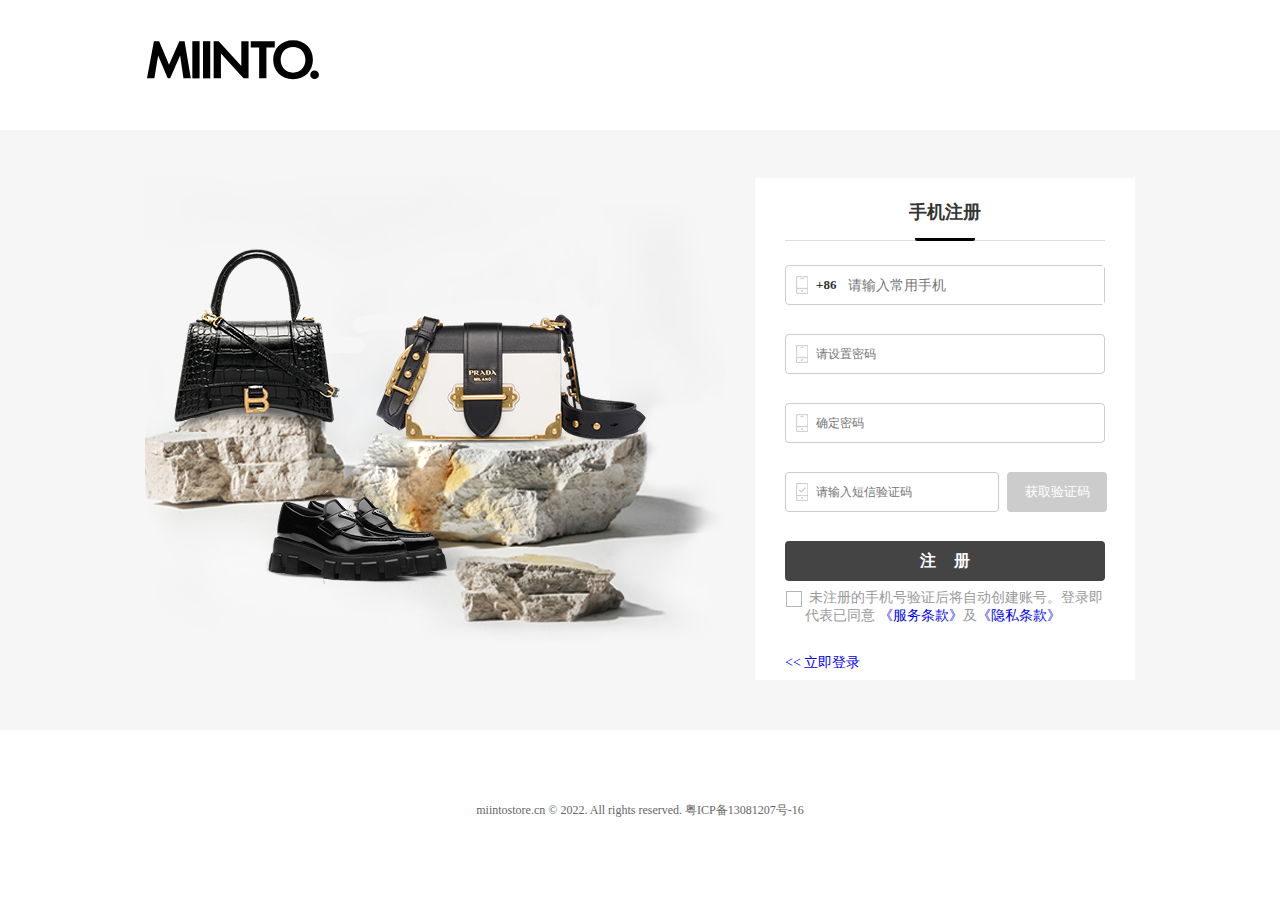
<file: project/html/thelogin.html>
<!DOCTYPE html>
<html lang="en">

<head>
    <meta charset="UTF-8">
    <meta http-equiv="X-UA-Compatible" content="IE=edge">
    <link rel="icon" href="../image/首页/商标/商标.svg">
    <meta name="viewport" content="width=device-width, initial-scale=1.0">
    <title>登录注册</title>
    <link rel="stylesheet" href="../Css/thelogin.css">
    <script src="../js/thelogin.js"></script>

</head>

<body>
    <header>
        <div class="header-en ">
            <div class="en-nvn ">
                <a href="../html/Home.html" class="en-a"></a>
            </div>
        </div>

    </header>
    <main>
        <div class="main-da">
            <div class="mainda-en time">
                <div class="enen-d time">
                    <div class="enned-left">
                        <a href="javascript:;">
                            <img src="../image/登录注册/datu1.jpg" alt="">
                        </a>
                    </div>
                    <div class="ened-reigth kloj">
                        <div class="reigth-df">
                            <div class="df-gjhg ">
                                <span class="df-span tab">
                                    手机注册
                                </span>
                            </div>
                            <div class="df-input">
                                <form action="" class="inputform">
                                    <p class="form-pp"> </p>

                                    <!-- 手机号码 -->
                                    <!-- 手机号码 -->

                                    <div class="account-input-item itnm">
                                        <label for="">
                                            <i class="ioch iohj-dshvv"></i>
                                            <span class="labelspan">+86</span>
                                            <input maxlength="11" class="ipt" id="iptwsc-dsf" placeholder="请输入常用手机"
                                                type="tey">
                                            <i class="ioch-io"></i>
                                            <i class="ioch-hdhb-hasv"></i>
                                        </label>
                                        <p class="accksnd-bdsb pop">请输入手机号码</p>
                                    </div>
                                    <!-- 密码 -->
                                    <!-- 密码 -->

                                    <div class="account-input-item2 itnm">
                                        <label for="">
                                            <i class="ioch iohj-dshvv"></i>
                                            <input  class="ipt" id="iptwsc-dsf2" placeholder="请设置密码"
                                                type="password">
                                            <!-- <i class="kai"></i> -->
                                            <i class="guan"></i>
                                            <i class="ioch-io"></i>
                                            <i class="ioch-hdhb-hasv guo-pl"></i>
                                        </label>
                                        <p class="ti-opl">不含空格，8-16位，必须包含字母、数字、符号</p>
                                        <p class="accksnd-bdsb2 pop">请输入确定的密码格式</p>
                                    </div>
                                    <!-- 确定密码 -->
                                    <!-- 确定密码 -->

                                    <div class="account-input-item3 itnm">
                                        <label for="">
                                            <i class="ioch iohj-dshvv"></i>
                                            <input  class="ipt" id="iptwsc-dsf3" placeholder="确定密码"
                                                type="password">
                                            <!-- <i class="kai"></i> -->
                                            <i class="guan"></i>
                                            <i class="ioch-io"></i>
                                            <i class="ioch-hdhb-hasv guo-pl"></i>
                                        </label>
                                        <p class="accksnd-bdsb3 pop">输入的密码不一致</p>
                                    </div>
                                   
                                    <div class="account-input-item-ioct itnm">
                                        <label for="" id="label-hbdui-dfds">
                                            <i class="ioch iohj-dshvv-hjbs-ahsb"></i>
                                            <input id="iptwsc-dfg-jdkb" class="ipt" placeholder="请输入短信验证码" type="text">
                                            <button class="button" disabled>获取验证码</button>
                                            <i class="ioch-hdhb-hasv guo-pl"></i>
                                        </label>
                                        <p class="accksnd-bdsb pop">请输入正确的验证码！</p>
                                        <p class="djasa-as">验证码已发送至您的手机，10分钟内输入有效</p>
                                        <p class="dhsjh-asd">1天内不可超过5次获取验证码</p>

                                    </div>


                                    <!-- 注册按钮 -->
                                    <!-- 注册按钮 -->
                                    <div class="btn-san">
                                        <input type="button" class="btnan-sbj" value="注    册">
                                    </div>
                                    <div class="cell-agreement flexstart">


                                        <div class="cconte cconte0 disflexcoum flexstart">

                                            <div class="ol flexstart">

                                                <input type="checkbox" name="brand0hs" class="guoxuan" value="1">

                                            </div>
                                        </div>
                                        <span>未注册的手机号验证后将自动创建账号。登录即代表已同意</span>
                                        <a class="account-clause" href="javascript:;" target="_blank">《服务条款》</a>及<a
                                            class="account-clause" href="javascript:;" target="_blank">《隐私条款》</a>
                                        </p>
                                        <p class="account-error"></p>
                                        <p class="xieyi">请阅读并勾选协议</p>
                                    </div>
                                </form>
                            </div>
                         <p class="tiaozhuan"><a href="../html/login.html"><< 立即登录</a></p>
                        </div>
                    </div>
                </div>
            </div>
        </div>
     
    </main>

    <!-- 尾部 -->
    <!-- 尾部 -->
    <footer>
        <div class="foowei footh">
            <div class="wei-snb">
                <div class="weisnb-jknb">
                    miintostore.cn © 2022. All rights reserved.
                    <a href="javascript:;" class="jknb-aaa">粤ICP备13081207号-16</a>
                </div>
            </div>
        </div>
    </footer>
</body>

</html>
</file>
<file: project/Css/cart.css>
* {
    margin: 0;
    padding: 0;
    list-style-type: none;
    text-decoration: none;
}

/* ************************************头部header******************************** */
.header_e {
    width: 100%;
}

.header_e .header-div {
    width: 100%;
}

.header_e .header-div .main-e {
    width: 1190px;
    height: 60px;
    /* border: 1px solid black; */
    margin: 0 auto;
}

.main-e .main-left {
    float: left;

    width: 200px;
    height: 100%;
    /* border: 1px solid black; */
}

.main-left ul li {
    float: left;
}

.main-left ul li:nth-of-type(1) {
    width: 140px;
    height: 60px;
    line-height: 60px;

}

.main-left ul li:nth-of-type(1) img {
    line-height: 60px;
    vertical-align: middle;


}

.main-left ul li:nth-of-type(1) a {
    font-size: 14px;
    color: #666666;
    text-indent: 1em;
}

.main-left ul li:nth-of-type(1) a:hover {
    color: black;
}

.main-left ul li:nth-of-type(1) span {
    width: 20px;
    height: 60px;
    font-size: 14px;
    color: #E8E8E8;
    text-indent: 1em;
    display: inline-block;
    padding-left: 2px;
}

.main-left ul li:nth-of-type(2) {
    width: 56px;
    height: 60px;
    line-height: 60px;
    /* text-indent: 1em; */
}

.main-left ul li:nth-of-type(2) a {
    font-size: 14px;
    color: #666666;

}

.main-left ul li:nth-of-type(2) a:hover {
    color: black;
}

.main-e .main-right {
    float: right;
    width: 200px;
    height: 100%;
    /* border: 1px solid black; */
    position: relative;
}

.main-right ul {
    width: 100%;
    height: 100%;
    margin-left: 30px;
}

.main-right ul li {
    float: left;
}

.main-right ul .right-yi {
    width: 60px;
    height: 60px;
    /* line-height: 60px; */
}

.main-right ul .right-yi .dlu {
    margin-top: 15px;
    width: 26px;
    height: 26px;
    /* line-height: 60px; */
    display: inline-block;
    background-image: url(../image/首页/商标/geren1.png);
    background-repeat: no-repeat;
    background-size: 26px 26px;
}

.main-right ul .right-yi .dlu:hover {
    width: 26px;
    height: 26px;
    float: left;
    background-image: url(../image/首页/商标/geren2.png);
    background-repeat: no-repeat;

    background-size: 26px 26px;
}


.right-yi span {
    /* display: inline-block; */
    width: 20px;
    height: 20px;
    margin-left: 44px;
    font-size: 14px;
    color: #E8E8E8;
}

.main-right ul .right-er {
    width: 24px;
    height: 24px;
    padding-left: 10px;
    /* line-height: 60px; */
}

.main-right ul .right-er .aixin {
    margin-top: 15px;
    width: 24px;
    height: 24px;
    /* line-height: 60px; */
    display: inline-block;
    background-image: url(../image/首页/商标/aixin1.png);
    background-repeat: no-repeat;
    background-size: 24px 24px;
}

.main-right ul .right-er .aixin:hover {
    margin-top: 15px;
    width: 24px;
    height: 24px;
    /* line-height: 60px; */
    display: inline-block;
    background-image: url(../image/首页/商标/aixin2.png);
    background-repeat: no-repeat;
    background-size: 24px 24px;
}

.main-right ul .right-san {
    width: 60px;
    height: 60px;
    line-height: 60px;
    padding-left: 20px;
}

.right-san span {
    /* display: inline-block; */
    float: left;
    width: 20px;
    height: 20px;
    /* margin-top: 15px; */
    font-size: 14px;
    color: #E8E8E8;
}

.main-right ul .right-san .guowu {
    margin-top: 15px;
    width: 26px;
    height: 26px;
    margin-left: 10px;
    float: left;
    background-image: url(../image/首页/商标/g1.png);
    background-repeat: no-repeat;
    background-position: 0px 0px;
    background-size: 26px 26px;
}

.main-right ul .right-san .guowu:hover {
    width: 26px;
    height: 26px;
    float: left;
    background-image: url(../image/首页/商标/g2.png);
    background-repeat: no-repeat;
    background-position: 0px 0px;
    background-size: 26px 26px;
}

.main-right .jianshu {
    width: 28px;
    height: 14px;
    font-size: 12px;
    background-color: #700017;
    position: absolute;
    top: 12px;
    right: -15px;
    display: inline-block;
    border-radius: 25px;
    text-align: center;
    line-height: 14px;
    font-weight: bold;
    color: white;
    /* border: 1px solid black; */
}

/* < !-- **********************************logo****************************************************** --> */
/* < !-- **********************************logo****************************************************** --> */
.logo-op {
    width: 100%;
    height: 129px;
    border-bottom: 1px solid #000;

}

.logoop-lp {
    width: 1190px;
    margin: 0 auto;
}

.lp-logo {
    width: 150px;
    height: 35px;
    margin-top: 53px;
    margin-left: 25px;
    float: left;
}

.lp-logo a {
    display: block;
    width: 100%;
    height: 100%;
}

.cfixc::after {
    content: "";
    display: block;
    clear: both;
}

.lp-logo-div {
    width: 150px;
    height: 35px;
    background-image: url(../image/首页/商标/下载.svg);

}

.jingdu {
    width: 411px;
    height: 104px;
    float: right;
}

.step-name {
    /* display: inline-block; */
    width: 137px;
    height: 46px;
    line-height: 46px;
    margin-top: 50px;
    text-align: center;
    border-top: 6px solid #ccc;
    border-top-width: 8px !important;
    font-weight: bold;
    font-size: 14px;
    color: #ccc;
    position: relative;
    float: left;

}

.current {
    border-top: 1px solid #000000;
    color: #000;
}

.cjkofix::after {
    position: absolute;
    top: -22px;
    left: 50px;
    width: 22px;
    height: 22px;
    line-height: 22px;
    color: #fff;
    text-align: center;
    border: 8px solid transparent;
    border-radius: 50%;
    background-color: #000;
    background-clip: content-box;
    content: counter(stepCounter);
    counter-increment: stepCounter;
}

.clo::after {
    position: absolute;
    top: -22px;
    left: 50px;
    width: 22px;
    height: 22px;
    line-height: 22px;
    color: #fff;
    text-align: center;
    border: 8px solid transparent;
    border-radius: 50%;
    background-color: #ddd;
    background-clip: content-box;
    content: counter(section);
    counter-increment: section;
}

/******************************支付区 ********************* */
/******************************支付区 ********************* */
body {
    position: relative;
}

main {
    width: 100%;
}

.main-daoh {
    width: 100%;
    /* position: relative; */
}

/* 提示一 */
/* 提示一 */

.queren-lp {
    width: 100%;
    height: 100%;
    position: absolute;
    z-index: 999999999999999;
    background-color: rgba(0, 0, 0, 0.35);
    display: none;
}

.que-zhong {
    width: 100%;
    height: 100%;
    position: relative;
}

.clocfx::after {
    content: "";
    display: block;
    clear: both;
}

.que-he {
    width: 410px;
    position: fixed;
    top: 44%;
    height: 120px;
    left: 38.4%;
    background-color: white;
}

.he-shang {
    width: 410px;
    height: 30px;
    line-height: 30px;
    background-color: #000;
}

.he-shang span {
    color: white;
    float: right;
    margin-right: 10px;
    cursor: pointer;
    transform: rotate();
    transition: .4s;
}

.he-shang span:hover {
    transition: .4s;
    transform: rotate(180deg);
}

.que-he p {
    text-align: center;
    font-size: 16px;
    margin-top: 18px;
}

.he-xia {
    width: 410px;
    text-align: center;
    font-size: 16px;
    margin-top: 10px;
}

.he-xia .he-btn {
    width: 78px;
    height: 28px;
    color: white;
    font-weight: bold;
    background-color: #000;
    margin: 0 10px;

    cursor: pointer;
}

.he-btn2 {
    width: 78px;
    height: 28px;
    color: #000;
    border: 1px solid black;
    margin: 0 10px;
    background-color: white;
    cursor: pointer;
}

/* **************************提示二 *****************************/


.queren-lp2 {
    width: 100%;
    height: 100%;
    position: absolute;
    z-index: 999999999999999;
    background-color: rgba(0, 0, 0, 0.35);
    display: none;
}

.que-zhong2 {
    width: 100%;
    height: 100%;
    position: relative;
}

.clocfx2::after {
    content: "";
    display: block;
    clear: both;
}

.que-he2 {
    width: 410px;
    position: fixed;
    top: 44%;
    height: 120px;
    left: 38.4%;
    background-color: white;
}

.he-shang2 {
    width: 410px;
    height: 30px;
    line-height: 30px;
    background-color: #000;
}

.he-shang2 span {
    color: white;
    float: right;
    margin-right: 10px;
    cursor: pointer;
    transform: rotate();
    transition: .4s;
}

.he-shang2 span:hover {
    transition: .4s;
    transform: rotate(180deg);
}

.que-he2 p {
    text-align: center;
    font-size: 16px;
    margin-top: 15px;
}

.he-xia2 {
    width: 410px;
    text-align: center;
    font-size: 16px;
    margin-top: 12px;
}

.he-xia2 .he-btn2 {
    width: 78px;
    height: 28px;
    color: white;
    font-weight: bold;
    background-color: #000;
    margin: 0 10px;

    cursor: pointer;
}

.he-btn3 {
    width: 78px;
    height: 28px;
    color: #000;
    border: 1px solid black;
    margin: 0 10px;
    background-color: white;
    cursor: pointer;
}

/* ******************************************************************* */

.maindaoh {
    width: 1190px;
    margin: 0 auto;
}

.cart-title {
    height: 44px;
    line-height: 44px;
    margin-top: 16px;
    font-size: 0;
    color: #333;
    background-color: #fff;
}

.clearfix::after {
    content: "";
    display: block;
    clear: both;
}

.cart-title-label {
    display: inline-block;
    vertical-align: middle;
    font-size: 14px;
}

.select {
    width: 250px;
}

.info {
    width: 300px;
}

.weight {
    width: 135px;
}

.price {
    width: 125px;
}

.quantity {
    width: 150px;
}

.subtotal {
    width: 135px;
}

.operation {
    width: auto;
}

.mainquan {
    width: 1190px;
    margin: 20px auto 0;
}

.quan-po {
    padding: 0 12px;
    height: 44px;
    line-height: 44px;
    white-space: nowrap;
    color: #333;
    position: relative;
    border-bottom: 1px solid #ececec;
}

/* 全选按钮 */
/* 全选按钮 ***********************************************************/
.cconte div input[type='checkbox'] {

    position: absolute;

    left: 2rem;

    top: .8rem;

    -webkit-appearance: none;

    appearance: none;
    /* 去掉复选框的默认背景样式 */

    -moz-appearance: none;

    display: block;

    width: 1rem;

    height: 1rem;

    border: 0.012rem solid #B5B5B5;

    outline: none;

    border-radius: 0.01rem;

}

.cconte div input[type='checkbox']:checked {

    background: url(../image/购物车/guo1.png) no-repeat center /cover;

    border: none;

}

.flexstart::after {
    content: "";
    display: block;
    clear: both;
}

.quan-tt {
    margin-left: 50px;
    font-size: 15px;
    font-weight: bold;
}

.cart-product-row {
    width: 1190px;
    margin: 0 auto;
    min-height: 80px;
    padding: 20px 12px;
    border-bottom: 1px dashed #ececec;
    font-size: 0;
}

.promotion-info {
    margin: -8px 0 0;
    font-size: 13px;
}

.promotion-tag {
    display: inline-block;
    height: 20px;
    line-height: 20px;
    padding: 0 6px;
    margin: 0 0 0 18px;
    /* background-color: #ff9a32; */
    color: #fff;
    position: relative;
    z-index: 2;
    background-color: #700017;
}

.promotion-text {
    color: #999999;
}

.meet {
    padding: 0 8px;

}

.meet-span {
    display: none;
    color: #700017;
}

.promotion-link {
    color: #1d6fb8;
}

.promotion-product {
    padding: 12px 0 0;
    position: relative;
    height: 100px;
}

.kpl::before {
    content: "";
    position: absolute;
    height: 100%;
    border-left: 1px dashed #ececec;
    left: 18px;
    top: 0;
    z-index: 1;

}

.cctv div input[type='checkbox'] {

    position: absolute;

    left: 0.68rem;

    top: 3rem;

    -webkit-appearance: none;

    appearance: none;
    /* 去掉复选框的默认背景样式 */

    -moz-appearance: none;

    display: block;

    width: 1rem;

    height: 1rem;

    border: 0.012rem solid #B5B5B5;

    outline: none;

    border-radius: 0.01rem;
    z-index: 99999;


}

.cctv div input[type='checkbox']:checked {

    background: url(../image/购物车/guo1.png) no-repeat center /cover;

    border: none;

}

.cart-product-cell {
    width: 500px;
    text-align: left;

    display: inline-block;
    vertical-align: top;
    font-size: 14px;
}

.info-imglink {
    margin-left: 40px;
    display: block;
    width: 70px;
    height: 70px;
    padding: 4px;
    border: 1px solid #ececec;
    background-color: #fff;
}

.cart-product-cell .left {
    float: left;
}

.info-imglink img {
    width: 70px;
    height: 70px;
}

.info-details {
    width: 290px;
    margin-left: 16px;
    line-height: 20px;
}

.info-link {
    width: 290px;
    height: 40px;
    color: #333;
    overflow: hidden;
    text-overflow: ellipsis;
    display: -webkit-box !important;
    -webkit-line-clamp: 2;
    -webkit-box-orient: vertical;
}

.info-configurable {
    width: 100%;
    color: #999;
}

.info-configurable span {
    padding-right: 20px;
}

.info-configurable em {
    color: #333;
    font-style: normal;
}

.info-bundle {
    max-height: 54px;
    line-height: 18px;
    padding-right: 10px;
    overflow: auto;

}

.weight {
    width: 125px;
    /* text-align: center; */
    line-height: 24px;
    /* margin-top: 10px; */
}

.matop {
    margin-top: 25px;
}

.bnm {
    text-align: center;
}

.original-price {
    text-decoration: line-through;
    color: #999;
}

.tag-reference {
    position: relative;
}

.pricee {
    width: 120px;

}

/* .tag-reference span {
    width: 145px;
    color: #333;
} */

.opop {
    margin-left: 8px;
    text-align: center;
    display: inline-block;
    vertical-align: top;
    font-size: 12px;
    width: 110px;
}

.clearfix::after {
    content: "";
    display: block;
    clear: both;
}

.dd .quantity-minus {
    float: left;
    display: block;
    width: 26px;
    height: 26px;
    line-height: 26px;
    border: 1px solid #ccc !important;
    background-color: white;
    cursor: pointer;
    border-top-left-radius: 2px;
    border-bottom-left-radius: 2px;
    background-image: url(../image/放大镜区/jianhao.png);
    background-size: 12px;
    background-repeat: no-repeat;
    background-position: 6px 6px;
}

.quantity-display {
    float: left;
    width: 50px;
    height: 24px;
    line-height: 26px;
    border-top: 1px solid #ccc;
    border-bottom: 1px solid #ccc;
    border-left: 0;
    border-right: 0;
    outline: none;
    /* border: 1px solid #ccc; */
    background-color: #fff;
    font-weight: 700;
    font-size: 12px;
    color: #333;
    text-align: center;
}

.quantity-add {
    float: left;
    display: block;
    width: 26px;
    height: 26px;
    line-height: 26px;
    border: 1px solid #ccc;
    background-color: white;
    cursor: pointer;
    border-top-right-radius: 2px;
    border-bottom-right-radius: 2px;
    background-image: url(../image/放大镜区/jia.png);
    background-size: 12px;
    background-repeat: no-repeat;
    background-position: 6px 6px;
}

.js-panel-cartcount .limitation {
    float: left;
    font-size: 12px;
    margin-left: 1em;
    color: #333;
}

.buy-and-collect {
    margin-top: 30px;
    padding-left: 10px;
}

.subtotall {
    width: 185px;
    font-weight: bold;
    color: #333;
}

.operationn {
    width: 90px;
}

.operation-delete {

    display: inline-block;
    vertical-align: top;
    margin-left: 24px;
    width: 28px;
    height: 30px;
    background-image: url(../image/购物车/shanchu1.png);
    background-repeat: no-repeat;
    background-position: 0px 1px;
}

.lkj::after {
    content: "";
    display: block;
    width: 1090px;
    border-top: 1px dashed #ececec;
    padding: 8px 0 0;
    margin: 20px 0 0 38px;
}

.cart-foot {
    width: 1190px;

    border-top: 1px dashed #ececec;
    height: 44px;
    line-height: 44px;
    padding: 0 20px;
    margin: -1px auto 0;
    font-size: 14px;
}

.cart-line-select {
    position: relative;
    float: left;
    line-height: 44px;
    text-align: left;
}

.value {
    display: inline-block;
    height: 24px;
    line-height: 24px;
    vertical-align: middle;
    border: 1px solid #700017;
    padding: 0 12px;
    margin-left: 8px;
    cursor: pointer;
}

.store-settlement {
    display: inline-block;
    vertical-align: middle;
    margin-left: 55px;
    position: relative;
}

.store-settlement .label {
    color: #999;
}

.store-settlement .valuee {

    color: #333;
}

.nmn {
    width: 20px;
    height: 20px;
    display: inline-block;
    /* margin-top: 0px; */
}

.store-settlementt {

    display: inline-block;
    vertical-align: middle;
    margin-left: 55px;
    position: relative;
}

.ccc {
    position: absolute;
    top: 5px;
    width: 20px;
    height: 20px;

    display: inline-block;
}

.labell {
    margin-left: 25px;
    color: #999;
}

.tax-question::after {
    margin-top: 0px;
    content: "";
    display: inline-block;
    clear: both;
    width: 20px;
    height: 20px;
    background-image: url(../image/购物车/wen1.png);
    background-repeat: no-repeat;
    background-size: 20px 20px;
    background-position: 0px 0px;

}

.cart-tips {
    width: 1190px;
    height: 30px;
    margin: 0 auto;
    background-color: #ffede9;
    color: #700017;
    padding: 0 12px;
    text-indent: 1em;
    line-height: 30px;
    font-size: 14px;
    position: relative;
}

.cart-span {
    position: absolute;
    top: 8px;
    left: 5px;
    width: 15px;
    height: 15px;
    display: inline-block;
    background-image: url(../image/登录注册/gang.png);
    background-repeat: no-repeat;

    background-size: 15px 15px;
}

.promotion-meet {
    width: 1190px;
    margin: 0 auto;
    text-align: right;
    margin-top: 16px;
    padding: 12px 18px;
    font-size: 14px;
    line-height: 26px;
    color: #333;
    background-color: #fff;
    display: none;
}

.meet-price {
    display: inline-block;
    width: 80px;
    color: #700017;
}

.jiesuanqu {
    width: 1190px;
    height: 76px;
    line-height: 76px;
    background-color: #fff;
    margin: 16px auto 0;
    border: 1px solid #ececec;
    z-index: 3;
}

.settlement-group {
    width: 100px;
    height: 76px;
    float: left;
    text-align: center;
}

.settlement-operation {
    font-size: 14px;
    color: #666;
    margin: 0 8px;
}

.settlement {
    width: 140px;
    height: 76px;
    float: right;
}

.btn-checkout {
    display: block;
    width: 140px;
    height: 76px;
    background-color: #999;
    color: #fff;
    font-size: 16px;
    font-weight: bold;
    text-align: center;
}

.reigth-jio {
    position: relative;
    width: 300px;
    height: 30px;
    float: right;
    padding: 12px 15px 12px 0;
}

.df {
    float: right;
}

.right-pppp {
    width: 100%;
    height: 30px;
    /* border: 1px solid black; */
    line-height: 30px;
    font-size: 14px;
}

.right-pppp span {
    /* float: left; */
    margin-left: 20px;
    font-size: 14px;
}

.right-pppp strong {
    color: #700017;
}

.settlement-subtotal {
    line-height: 20px;
    color: #999;
    font-size: 14px;
    position: absolute;
    width: 1000px;
    right: 15px;
    text-align: right;
    top: 48px;
}

.cvcvcv {
    display: none;
}

.settlement-subtotal em {
    font-style: normal;
    color: #333;
}


/* < !-- **************尾部******************** -->< !-- **************尾部******************** --> */
/* ***********************尾部************************* ********************/

.foo-wei {
    width: 100%;
    padding-top: 100px;
}

.cklkc::after {
    content: "";
    display: block;
    text-align: center;

}

.foo-wei .foowei-w {
    width: 1190px;
    margin: 0 auto;
    /* border: 1px solid black; */
    overflow: hidden;
}

.foowei-w .foowei-wmit {
    width: 100%;
}

.foowei-wmit .foowei-hjdsa {
    width: 570px;
    padding: 50px 310px;
    border-top: 1px black solid;
    border-bottom: 1px black solid;

}

.foowei-hjdsa .foowei-cxn {
    width: 100%;
}

.ghj::after {
    content: "";
    display: block;
    clear: both;

}

.foowei-cxn .foowei-cxmn {
    width: 156px;
    float: left;
}

.foowei-cxmn strong {
    display: block;
    width: 100%;
    font-size: 14px;
    line-height: 14px;
    color: #000;
    margin-bottom: 17px;
    font-weight: 700;
}

.foowei-cxmn a {
    display: block;
    line-height: 28px;
    font-size: 14px;
    color: #666;
}

.loas {
    width: 98px !important;
}

.foowei-cxmn a:hover {
    color: #000 !important;
}

.foowei-njcb {
    width: 100%;

}

.foowei-njcb .njcb-ul {
    width: 100%;
    text-align: center;
    margin-top: 30px;
}

.njcb-ul li {
    display: inline-block;
    width: 110px;
    height: 134px;
    background: #fff;
    border-radius: 5px;
}

.njcb-ul li img {
    display: block;
    margin: 11px auto;
    width: 91px;
    height: 91px;
}

.njcb-ul li p {
    height: 12px;
    line-height: 12px;
    font-size: 12px;
    color: #666;
    text-align: center;
}

/* *******************************footer结尾*************************** */
.safe-state {
    width: 1190px;
    margin: 0 auto;
}

.safeck::after {
    content: "";
    display: block;
    clear: both;
}

.safe-state .left-part {
    width: 380px;
    height: 60px;
    font-size: 12px;
    line-height: 60px;
    float: left;
    color: #666666;
}

.part-a {
    font-size: 12px;
    color: #666666;
}

.part-a:hover {
    color: #000 !important;
}

.right-part {
    width: 242px;
    height: 60px;
    float: right;
    text-align: center;

}

.right-part i:nth-of-type(1) {
    /* display: inline-block; */
    overflow: hidden;
    margin-top: 20px;
    float: left;
    width: 64px;
    height: 17px;
    margin-right: 25px;
    background-image: url(../image/首页/325ad73423686076403059a40bd87610.svg);
    background-repeat: no-repeat;
    background-size: 64px 17px;
    background-position: 0px 1px;
}

.right-part i:nth-of-type(2) {
    /* display: inline-block; */
    overflow: hidden;
    margin-top: 20px;
    float: left;
    width: 64px;
    height: 17px;
    margin-right: 25px;
    background-image: url(../image/首页/9c2a9f4fc8db40b7e26881264a57bdea.svg);
    background-repeat: no-repeat;
    background-size: 64px 17px;
    background-position: 0px 1px;
}

.right-part i:nth-of-type(3) {
    /* display: inline-block; */
    overflow: hidden;
    margin-top: 20px;
    float: left;
    width: 64px;
    height: 17px;
    background-image: url(../image/首页/e6367c7292930cbc21b6f81fc5ed0137.svg);
    background-repeat: no-repeat;
    background-size: 64px 17px;
    background-position: 0px 1px;
}
</file>
<file: project/Css/chloe.css>
* {
    margin: 0;
    padding: 0;
    list-style-type: none;
    text-decoration: none;
}

body {
    position: relative;
}

/* *****************************提示************************************ */

.queren-lp {
    width: 100%;
    height: 100%;
    position: absolute;
    z-index: 999999999999999;
    background-color: rgba(0, 0, 0, 0.35);
    display: none;
}

.que-zhong {
    width: 100%;
    height: 100%;
    position: relative;
}

.clocfx::after {
    content: "";
    display: block;
    clear: both;
}

.que-he {
    width: 450px;
    position: fixed;
    top: 44%;
    height: 200px;
    left: 38.4%;
    background-color: white;
}

.he-shang {
    width: 450px;
    height: 35px;
    line-height: 35px;
    background-color: #000;
}

.he-shang span {
    color: white;
    float: right;
    margin-right: 10px;
    cursor: pointer;
    transform: rotate();
    transition: .4s;
}

.he-shang span:hover {
    transition: .4s;
    transform: rotate(180deg);
}

.que-he p {
    text-align: center;
    font-size: 18px;
    font-weight: bold;
    margin-top: 50px;
}

.he-xia {
    width: 410px;
    text-align: center;
    font-size: 16px;
    margin-top: 45px;
    margin-left: 20px;
}

.he-xia .he-btn {
    width: 130px;
    height: 35px;
    color: #000;
    font-size: 15px;
    font-weight: bold;
    background-color: white;
    margin: 0 20px;

    cursor: pointer;
}

.he-btn2 {
    width: 130px;
    height: 35px;
    color: white;
    font-size: 15px;

    border: 1px solid black;
    margin: 0 10px;
    background-color: #000;
    cursor: pointer;
}

/* ************************************头部header******************************** */
.header_e {
    width: 100%;
}

.header_e .header-div {
    width: 100%;
}

.header_e .header-div .main-e {
    width: 1190px;
    height: 60px;
    /* border: 1px solid black; */
    margin: 0 auto;
}

.main-e .main-left {
    float: left;

    width: 200px;
    height: 100%;
    /* border: 1px solid black; */
}

.main-left ul li {
    float: left;
}

.main-left ul li:nth-of-type(1) {
    width: 140px;
    height: 60px;
    line-height: 60px;

}

.main-left ul li:nth-of-type(1) img {
    line-height: 60px;
    vertical-align: middle;


}

.main-left ul li:nth-of-type(1) a {
    font-size: 14px;
    color: #666666;
    text-indent: 1em;
}

.main-left ul li:nth-of-type(1) a:hover {
    color: black;
}

.main-left ul li:nth-of-type(1) span {
    width: 20px;
    height: 60px;
    font-size: 14px;
    color: #E8E8E8;
    text-indent: 1em;
    display: inline-block;
    padding-left: 2px;
}

.main-left ul li:nth-of-type(2) {
    width: 57px;
    height: 60px;
    line-height: 60px;
    /* text-indent: 1em; */
}

.main-left ul li:nth-of-type(2) a {
    font-size: 14px;
    color: #666666;

}

.main-left ul li:nth-of-type(2) a:hover {
    color: black;
}

.main-e .main-right {
    float: right;
    width: 200px;
    height: 100%;
    /* border: 1px solid black; */
    position: relative;
}

.main-right ul {
    width: 100%;
    height: 100%;
    margin-left: 30px;
}

.main-right ul li {
    float: left;
}

.main-right ul .right-yi {
    width: 60px;
    height: 60px;
    /* line-height: 60px; */
}

.main-right ul .right-yi .dlu {
    margin-top: 15px;
    width: 26px;
    height: 26px;
    /* line-height: 60px; */
    display: inline-block;
    background-image: url(../image/首页/商标/geren1.png);
    background-repeat: no-repeat;
    background-size: 26px 26px;
}

.main-right ul .right-yi .dlu:hover {
    width: 26px;
    height: 26px;
    float: left;
    background-image: url(../image/首页/商标/geren2.png);
    background-repeat: no-repeat;

    background-size: 26px 26px;
}


.right-yi span {
    /* display: inline-block; */
    width: 20px;
    height: 20px;
    margin-left: 44px;
    font-size: 16px;
    color: #E8E8E8;
}

.main-right ul .right-er {
    width: 24px;
    height: 24px;
    padding-left: 10px;
    /* line-height: 60px; */
}

.main-right ul .right-er .aixin {
    margin-top: 15px;
    width: 24px;
    height: 24px;
    /* line-height: 60px; */
    display: inline-block;
    background-image: url(../image/首页/商标/aixin1.png);
    background-repeat: no-repeat;
    background-size: 24px 24px;
}

.main-right ul .right-er .aixin:hover {
    margin-top: 15px;
    width: 24px;
    height: 24px;
    /* line-height: 60px; */
    display: inline-block;
    background-image: url(../image/首页/商标/aixin2.png);
    background-repeat: no-repeat;
    background-size: 24px 24px;
}

.main-right ul .right-san {
    width: 60px;
    height: 60px;
    line-height: 60px;
    padding-left: 20px;
}

.right-san span {
    /* display: inline-block; */
    float: left;
    width: 20px;
    height: 20px;
    /* margin-top: 15px; */
    font-size: 14px;
    color: #E8E8E8;
}

.main-right ul .right-san .guowu {
    margin-top: 15px;
    width: 26px;
    height: 26px;
    margin-left: 10px;
    float: left;
    background-image: url(../image/首页/商标/g1.png);
    background-repeat: no-repeat;
    background-position: 0px 0px;
    background-size: 26px 26px;
}

.main-right ul .right-san .guowu:hover {
    width: 26px;
    height: 26px;
    float: left;
    background-image: url(../image/首页/商标/g2.png);
    background-repeat: no-repeat;
    background-position: 0px 0px;
    background-size: 26px 26px;
}

.main-right .jianshu {
    width: 28px;
    height: 14px;
    font-size: 12px;
    background-color: #700017;
    position: absolute;
    top: 12px;
    right: -15px;
    display: inline-block;
    border-radius: 25px;
    text-align: center;
    line-height: 14px;
    font-weight: bold;
    color: white;
    /* border: 1px solid black; */
}

/************************************logo ************************* */

.header_e .logo {
    width: 100%;
    height: 60px;
}

.logo .logo-qu {
    width: 1190px;
    height: 100%;
    margin: 20px auto;
}

.logo .logo-qu .loog {
    width: 142px;
    height: 34px;
    margin: 0 auto;
    display: block;

}

.logo .logo-qu .loog .svg {
    width: 142px;
    height: 34px;
    /* margin: 0 auto; */
    background-image: url(../image/首页/商标/下载.svg);
    background-repeat: no-repeat;
    background-size: 142px 34px;
}

/* *************************导航栏*************************** */
nav {
    width: 100%;
    /* position: relative; */
}

.header_e .nav {
    width: 1190px;
    height: 60px;
    margin: 0 auto;
}

.nav .nav-yiul {
    text-align: center;
    width: 100%;
    height: 60px;
    margin-top: 20px;
    /* border: 1px solid black; */
    line-height: 60px;
}

.nav .nav-yiul li {
    /* float: left; */
    display: inline-block;
    height: 30px;
    padding: 0 15px 15px 10px;
}

.nav .nav-yiul li:nth-of-type(1) {
    margin-left: 205px;
}

.nav .nav-yiul li>a {
    color: #333333;
    font-family: 400;
    font-size: 18px;
}

.nav .nav-yiul li:hover::after {
    content: '';
    width: 85%;
    height: 1px;
    display: block;
    margin: -17px auto 0;
    border-bottom: 2px solid black;
    padding: 1px;
}

.nav .nav-shuo {
    width: 200px;
    height: 37px;
    position: relative;
    float: right;
}

.nav .nav-shuo input {
    width: 200px;
    height: 27px;
    margin-top: 10px;
    border: 0;
    font-size: 18px;
    border-bottom: 2px solid black;
    outline: none;
}

.shuos {
    width: 20px;
    height: 20px;
    position: absolute;
    /* background-color: white; */
    top: 6px;
    right: 0;
}

.shuos .shuo-s {
    background-color: white;
    border: 0;
    width: 20px;
    height: 20px;
    background-image: url(../image/首页/商标/shous1.png);
    background-repeat: no-repeat;
    background-size: 20px 20px;
}

/* ****************************下拉************************** */
.clfvbcx {
    content: "";
    display: block;
    clear: both;
}

.lala {
    width: 100%;
    /* border: 1px black solid; */
    position: absolute;
    top: 210px;
    background-color: white;
    z-index: 99999;
}

.cv {
    display: none;
}

.cmcm {
    width: 1205px;
    /* border: 1px solid black; */
    /* height: 200px; */
    margin: 0 auto;

}

.clclk::after {
    content: "";
    display: block;
    clear: both;
}

.cmcm_ul {
    /* width: 100px; */
    margin: 20px 0 20px 30px;
    /* border: 1px solid black; */
    float: left;

}

.cmcm_ul li {
    cursor: pointer;
    font-size: 16px;
    line-height: 32px;
    color: rgba(102, 102, 102);
}

.cmcm_ul li h4 {
    color: #000 !important;
    font-size: 15px !important;
}

.cmcm_ul li:hover {
    cursor: pointer;
    color: #000 !important;
    text-decoration: underline;

}

.mm_ul {
    width: 850px;
    float: left;
    margin-left: 125px;
}

.mm_ul li {
    width: 320px;
    height: 245px;
    float: left;
    margin-right: 92px;
    color: rgba(102, 102, 102);
    /* border: 1px solid black; */
}

.mm_ul li img {
    width: 320px;
    height: 180px;
}

.mm_ul li span {
    width: 100px;
    line-height: 60px;
    height: 65px;
}

.loplop_ul {
    width: 830px;
    float: left;
    padding-bottom: 35px;
}

.lkkl::after {
    content: "";
    display: block;
    clear: both;
}

.loplop_ul li {
    width: 165px;
    height: 108px;
    float: left;
    text-align: center;
    border: 1px solid black;
    margin: 35px 40px 0px 0px;
    cursor: pointer;
}

.loplop_ul li img {
    width: 165px;
    height: 72px;
}

.loplop_ul li span {
    display: block;
    width: 165px;
    height: 33px;
    color: white;
    text-align: center;
    line-height: 33px;
    background-color: #000;
}


.loplop_ul li a {
    display: block;
    margin-top: 35px;
    color: #000;
}

.vip {
    color: rgba(102, 102, 102) !important;

}

.yyy {
    width: 360px;
    margin-top: 35px;
    float: right;
}

.yyy img {
    height: 295;
    width: 360px;
}

/* *******************************头部*************************** */

/* ********************************cloe包*************************** */
.breadcrumbs {

    width: 1190px;
    height: 45px;
    line-height: 45px;
    margin: 0 auto;
    font-size: 16px;
}

.clearfix::after {
    content: "";
    display: table;
}

.breadcrumbs li {
    float: left;
}

.breadcrumbs a {
    color: #666;
}

.breadcrumbs .depart {
    margin: 0 4px;
    font-family: simsun, sans-serif;
    color: #333;
}

.fadajin {
    width: 100%;

}

.fada-ghu {
    width: 1190px;
    background-color: white;
    margin: 0 auto;
}

.fada-ghu-hkj {
    padding: 30px;
}

.clearfix::after {
    content: "";
    display: block;
    clear: both;
}

.fl-left {
    /* position: relative; */
    width: 440px;
    float: left;
}

.product-gallery-big {
    position: relative;
    width: 438px;
    height: 438px;
    margin-bottom: 10px;
    border: 1px solid #ececec
}


.zoomPad {
    position: relative;
    float: left;
    z-index: 99;
    cursor: crosshair;
}

.zoomPad>img {
    /* display: block; */
    width: 438px;
    height: 438px;
}

.icon-zoom {
    position: absolute;
    right: 9px;
    bottom: 9px;
    z-index: 999;
    width: 24px;
    height: 24px;
    background-image: url(../image/首页/商标/shous1.png);
    background-repeat: no-repeat;
    background-size: 24px;

}

.product-gallery-thumbs {
    height: 80px;
    line-height: 1.5;
    padding: 0;
    font-size: 16px;
    position: relative;
    width: 100%;
    background: #fff;
    color: #333;
}

.arrow-left {
    position: relative;
    display: block;
    width: 28px;
    height: 62px;
    border: 1px solid #ececec;
    background-image: url(../image/放大镜区/jian1.png);
    background-size: 33px;
    background-repeat: no-repeat;
    background-position: 7px 15px;
}


.fl-left::after {
    float: left;
}

.thumb-wrap {
    position: relative;
    width: 370px;
    height: 64px;
    overflow: hidden;
}

.arrow-right {
    position: relative;
    display: block;
    width: 28px;
    height: 62px;
    border: 1px solid #ececec;
    background-image: url(../image/放大镜区/jian3.png);
    background-size: 43px;
    background-repeat: no-repeat;
    background-position: -20px 11px;
}

.fl-right {
    float: right;
}


/*  */
.zhe {
    width: 180px;
    height: 180px;
    position: absolute;
    top: 0px;
    left: 0px;
    background-color: rgba(0, 0, 0, .2);
    display: none;
    z-index: 22222;
    cursor: crosshair;
}

.datu {
    width: 450px;
    height: 450px;
    border: 1px #ccc solid;
    position: absolute;
    top: 0;
    left: 460px;
    overflow: hidden;
    z-index: 99999;
    display: none;
}

/* .datu-span {
   
    width:450px ;
    height: 30px;
    position: absolute;
    top: 0px;
    left: 0px;
    background-color: rgba(0, 0, 0, .25);
    z-index: 999999999999;
} */
.datu-tu {

    width: 1000px;
    height: 1000px;
    position: absolute;
}

/*  */
.thumb-wrap ul {
    position: absolute;
    top: 0;
    left: 0;
    width: auto;
    font-size: 0;
    white-space: nowrap;
}

.clearfix::after {
    content: "";
    display: none;
    clear: both;
}

.thumb-wrap li {
    display: inline-block;
    margin-left: 10px;
    cursor: pointer;
}

.crrent {
    border: 1px solid black;
}

.thumb-wrap a {
    display: block;
    width: 62px;
    height: 62px;
    border: 1px solid #ececec;
}

.thumb-wrap img {
    display: block;
    width: 62px;
    height: 62px;
}

.product-sku-info {
    font-size: 15px;
    line-height: 1.8;
    /* margin-top: 20px; */
    color: #999;
}

.sku b {
    font-weight: 400;
    color: #333;
}

.product-share-wrapper {
    position: relative;
    font-size: 0;
    margin-top: 4px;
}

.share-label {
    color: #989898;
    font-size: 12px;
    vertical-align: middle;
}

.weixin {
    background-image: url(../image/放大镜区/vx.svg);
    background-repeat: no-repeat;
    background-size: 26px;
}

.share-logo {
    display: inline-block;
    height: 26px;
    width: 26px;
    margin-right: 8px;
    vertical-align: middle;
}

.erweima-show {
    position: absolute;
    top: 36px;
    left: -14px;
    /* display: none; */
    box-shadow: 0 1px 24px 0 rgb(32 33 36 / 12%);
    background: #fff;
    z-index: 99;
    padding-bottom: 16px;
    display: none;
}

.triangle_border_up {
    display: block;
    width: 0;
    height: 0;
    border-width: 0 8px 8px;
    border-style: solid;
    border-color: transparent transparent #fff;
    position: absolute;
    top: -8px;
    left: 66px;
}

/* .canvas {
     width:120px
    height:120px; 

} */

.code {
    width: 120px;
    height: 120px;
    margin: 0 auto;
    padding: 16px 16px 10px;
    background-image: url(../image/放大镜区/erwm.png);
    background-repeat: no-repeat;
    background-size: 120px;
    background-position: 16px 16px;
}

.vx-poo {
    text-align: center;
    font-size: 12px;
    color: #333;
    line-height: 12px;
}

.fenx-pop {
    letter-spacing: 2px;
    margin-top: 6px;
}

.sina {
    background-image: url(../image/放大镜区/xl.svg);
    background-repeat: no-repeat;
    background-size: 26px;
}



.qq {
    background-image: url(../image/放大镜区/kj.svg);
    background-repeat: no-repeat;
    background-size: 26px;
}

.douban {
    background-image: url(../image/放大镜区/dou.svg);
    background-repeat: no-repeat;
    background-size: 26px;
}

/* 右边 */
.product-sale-info {
    width: 660px;
}

.fl-right {
    float: right;
}

.product-name {
    line-height: 27px;
    margin-bottom: 8px;
    font-size: 25px;
    color: #333;
}

.product-short-des {
    line-height: 20px;
    margin-bottom: 16px;
    font-size: 14px;
    color: #999;
}

.price-information {
    clear: both;
    padding: 15px 0;
    border-bottom: 1px dashed #ddd;
    background: #f2f2f2;
}

.info-wrap {
    position: relative;
    margin-top: 6px;
    padding-left: 82px;
}

.dt {
    position: absolute;
    top: 0;
    left: 0;
    line-height: 26px;
    padding-left: 10px;
    font-family: simsun, sans-serif;
    font-size: 14px;
    color: #999;
}

.dd {
    line-height: 26px;
    color: #000 !important;
}

.dd del {
    color: #999;
    font-size: 14px;
    text-decoration: line-through;
}

.end-price {
    font-weight: 700;
    font-size: 25px;
    color: #700017;
}

.discount-tag {
    position: relative;
    top: -4px;
    /* display: none; */
    line-height: 20px;
    padding: 0 10px;
    background-color: #700017;
    font-size: 14px;
    color: #fff;
}

.promotions {
    margin-top: 10px;
    margin-bottom: 0;
    /* background-color: white; */
}

.info {
    font-size: 14px;
    color: #700017;

}

.tag {
    display: inline-block;
    line-height: 20px;
    margin-right: 10px;
    padding: 0 3px;
    /* color: #700017; */
    background: #700017;
    font-style: normal;
    color: #fff;
}

.info a {
    margin-left: 8px;
    color: #700017;
}

.custom-promotion {
    margin-top: 10px;
    margin-bottom: 0;
}

.custom-promotion .dd .info {
    color: #000 !important;
}

/* .js-sku-box{

} */
.clearfix::after {
    content: "";
    display: block;
    clear: both;

}

.color-select .dt {
    position: absolute;
    top: 0;
    left: 0;
    line-height: 26px;
    padding-left: 10px;
    font-family: simsun, sans-serif;
    font-size: 14px;
    color: #999;

}

.js-sku-box .attr-item {
    float: left;
    position: relative;
    min-height: 26px;
    line-height: 22px;
    margin-right: 10px;
    margin-bottom: 10px;
    padding: 0 12px;
    border: 1px solid #000;
    background: #fff;
    color: #333;
    font-size: 14px;
    cursor: pointer;
}

/* .info-wrap input {
    box-sizing: border-box;
    border: none;
    background: none;
} */

.cls-selected::after {
    position: absolute;
    right: 0;
    bottom: 0;
    content: "";
    width: 16px;
    height: 16px;
    background-image: url(../image/放大镜区/xiaod1.png);
    background-repeat: no-repeat;
    background-size: 16px;
    background-position: 1px 1px;
}

.clearfix::after {
    content: "";
    display: block;
    clear: both;
}

.info-wrap .dd .quantity-minus {
    float: left;
    display: block;
    width: 26px;
    height: 26px;
    line-height: 26px;
    border: 1px solid #ccc !important;
    background-color: white;
    cursor: pointer;
    border-top-left-radius: 2px;
    border-bottom-left-radius: 2px;
    background-image: url(../image/放大镜区/jianhao.png);
    background-size: 12px;
    background-repeat: no-repeat;
    background-position: 6px 6px;
}

.quantity-display {
    float: left;
    width: 50px;
    height: 24px;
    line-height: 26px;
    border-top: 1px solid #ccc;
    border-bottom: 1px solid #ccc;
    border-left: 0;
    border-right: 0;
    outline: none;
    /* border: 1px solid #ccc; */
    background-color: #fff;
    font-weight: 700;
    font-size: 14px;
    color: #333;
    text-align: center;
}

.quantity-add {
    float: left;
    display: block;
    width: 26px;
    height: 26px;
    line-height: 26px;
    border: 1px solid #ccc;
    background-color: white;
    cursor: pointer;
    border-top-right-radius: 2px;
    border-bottom-right-radius: 2px;
    background-image: url(../image/放大镜区/jia.png);
    background-size: 12px;
    background-repeat: no-repeat;
    background-position: 6px 6px;
}

.js-panel-cartcount .limitation {
    float: left;
    font-size: 14px;
    margin-left: 1em;
    color: #333;
}

.buy-and-collect {
    margin-top: 30px;
    padding-left: 10px;
}

.btn-buy {
    width: 168px;
    height: 44px;
    background: #000;
    font-weight: 700;
    font-size: 17px !important;
    color: #fff;
    cursor: pointer;
    transition: background-color .4s ease-in-out;
}

.add {
    border-color: #700017;
    background-color: #700017;
}

.btn-collect {
    width: 55px;
    height: 44px;
    margin-left: 20px;
    border: 0;
    background-color: white;
    line-height: 44px;
}

.btn-collect .icon-collect {
    display: inline-block;
    width: 17px;
    height: 18px;
    margin-right: 2px;
    background-image: url(../image/放大镜区/kongx.png);
    background-position: 0px 0px;
    background-repeat: no-repeat;
    background-size: 16px;
    vertical-align: middle;
    cursor: pointer;
}

/* 内容 */
/* 内容 */
.pds-recommended {
    width: 1190px;
    margin: 20px auto 0;
}

#bfd_xgtj {
    min-height: auto;
    background: #fff;
    margin: 32px auto 0;
}

/* .recommend-bfd{
    width: 100%;
    position: relative;
}  */
.tabs .only-one-tab {
    display: block;
    line-height: 58px;
    font-weight: 700;
    font-size: 25px;
    color: #333;
}

.lubo1 {
    width: 100%;
    height: 400px;
    overflow: hidden;
    position: relative;
}

.ulzuo {
    cursor: pointer;
    position: absolute;
    top: 115px;
    left: 0;
    width: 37px;
    height: 70px;
    background-color: rgba(0, 0, 0, .25);
    text-align: center;
    line-height: 70px;
    background-image: url(../image/首页/商标/zuo.png);
    background-position: 0px 20px;
    background-repeat: no-repeat;
    background-size: 32px 32px;
    z-index: 88888;

}

.ulyou {
    position: absolute;
    cursor: pointer;
    top: 115px;
    right: 0;
    width: 37px;
    height: 70px;
    background-color: rgba(0, 0, 0, .25);
    text-align: center;
    line-height: 70px;
    background-image: url(../image/首页/商标/you.png);
    background-repeat: no-repeat;
    background-position: 0px 20px;
    background-size: 32px 32px;
    z-index: 8888;
}

/* .lubo1 .jkjs-sd {
    width: 100%;
    position: relative;
} */
.cla::after {
    content: "";
    display: block;
    clear: both;
}

.lunbo-chang {
    width: 401%;
    position: absolute;
    top: 0px;
    left: -1190px;
    /* border: 1px solid black; */
}

.lunbo-chang .wup-po {
    width: 230px;
    height: 400px;
    margin: 0 4px;
    float: left;
    /* display: inline-block; */
    box-sizing: border-box;
    border: 1px solid white;
}

.ccc {
    border: 1px solid black;
}

.wup-po .po-lunw {
    width: 100%;

    /* height: 380px; */
    /* border: 1px solid black; */

}

.fonth {
    float: left;
}

.po-lunw .polunw-a {
    width: 227.5px;
    height: 214px;
    padding-top: 14px;
    overflow: hidden;
}

.polunw-a img {
    width: 200px;
    height: 200px;
    margin: 0 13.75px;
}

.discount-info {
    position: absolute;
    top: 185px;
    left: 14px;
    line-height: 18px;
    padding: 0 6px;

    background: #fff;
    font-size: 14px;

    border: 1px dashed #700017;
    color: #700017;
}

.lunw-zhong {
    position: relative;
    height: 93px;
    margin: 0px 10px 0;
}

.lunw-zhong .zhong-zi {
    position: absolute;
    top: 54px;
    left: 0;
    height: 39px;
    line-height: 20px;
    font-size: 14px;
    overflow: hidden;
}

.zhong-zi .zi-aa {
    color: #000;
}

.zhong-jia {
    position: absolute;
    top: 0;
    left: 0;
    width: 100%;
    line-height: 29px;
}

.zhong-jia span {
    float: left;
    font-weight: 700;
    font-size: 20px;
    color: #700017;
}

.recommend-bfd-tags {
    position: relative;
    height: 16px;
    line-height: 16px;
    overflow: hidden;
    margin: 10px 12px 5px;
    font-size: 14px;
    color: white;
}

.promotion-tag {
    display: inline-block;
    margin-right: 4px;
    padding: 0 3px;
    font-size: 14px;
    color: #fff;
    background-color: #700017;
}

.stock-tag {
    height: 31px;
    line-height: 31px;
    margin: 0 12px;
    font-size: 14px;
    color: #999;
}

.fizx-sa::after {
    content: "";
    display: block;
    clear: both;
}

.recommend-bfd-addcart {
    width: 205px;
    height: 25px;
    text-align: center;
    line-height: 25px;
    color: white;
    padding-top: 1px;
    padding-bottom: 1px;
    font-size: 14px;
    background-color: #000;
    margin: 0 0 10px 10px;
    cursor: pointer;
    display: none;
}

/* *************************main主体******************************/
main {
    width: 100%;
    /* text-align: center; */
}

.main-hji {
    width: 1190px;
    margin: 20px auto 0;
}

.mlj::after {
    content: "";
    display: block;
    clear: both;
}

.main-left {
    width: 230px;
    float: left;
    background-color: white;
}

.mainleft-op {
    width: 100%;
}

.mainleft-op-biao {
    height: 58px;
    line-height: 58px;
    padding-left: 16px;
    border-bottom: 1px solid #ececec;
    background: #fff;
    font-weight: 700;
    font-size: 25px;
    color: #333;
}

.mainleft-op .mainleft-baobao {
    width: 100%;

}

/* main-left */
.main-po {
    width: 230px;
    height: 398px;
    margin: 0 4px;
    float: left;
    border: 1px solid white;
}

.main-po .main-lunw {
    width: 100%;
    position: relative;
    /* height: 380px; */
    /* border: 1px solid black; */

}

.main-fonth {
    float: left;
}

.main-lunw .main-a {
    width: 227.5px;
    height: 214px;

    padding-top: 14px;
    overflow: hidden;
}

.main-a img {
    width: 200px;
    height: 200px;
    margin: 0 13.75px;
}

.main-info {
    position: absolute;
    top: 185px;
    left: 14px;
    line-height: 18px;
    padding: 0 6px;

    background: #fff;
    font-size: 14px;

    border: 1px dashed #700017;
    color: #700017;
}

.main-zhong {
    position: relative;
    height: 93px;
    margin: 0px 10px 0;
}

.main-zhong .main-zi {
    position: absolute;
    top: 54px;
    left: 0;
    height: 39px;
    line-height: 20px;
    font-size: 14px;
    overflow: hidden;
}

.main-zi .main-aa {
    color: #000;
}

.main-jia {
    position: absolute;
    top: 0;
    left: 0;
    width: 100%;
    line-height: 29px;
}

.main-jia span {
    float: left;
    font-weight: 700;
    font-size: 20px;
    color: #700017;
}

.main-bfd-tags {
    position: relative;
    height: 16px;
    line-height: 16px;
    overflow: hidden;
    margin: 10px 12px 5px;
    font-size: 14px;
    color: white;
}

.main-w-tag {
    display: inline-block;
    margin-right: 4px;
    padding: 0 3px;
    font-size: 14px;
    color: #fff;
    background-color: #700017;
}

.main-tag {
    height: 31px;
    line-height: 31px;
    margin: 0 12px;
    font-size: 14px;
    color: #999;
}

.main-sa::after {
    content: "";
    display: block;
    clear: both;
}

.main-bfd-addcart {
    width: 210px;
    height: 25px;
    text-align: center;
    line-height: 25px;
    color: white;
    padding-top: 1px;
    padding-bottom: 1px;
    font-size: 14px;
    background-color: #000;
    margin: 0 0 10px 10px;
    cursor: pointer;
    display: none;
}

.main-reigth {
    position: relative;
    width: 950px;
    min-height: 250px;
    margin-bottom: 60px;
    float: right;
}

.main-reigth-biao {
    /* position: absolute; */
    top: 0;
    left: 0;
    width: 100%;
    height: 58px;
    font-size: 25px;
    line-height: 58px;
    border-bottom: 1px solid #ececec;
}

.main-reigth-biao span {
    cursor: pointer;
    display: inline-block;
    height: 55px;
    line-height: 55px;
    margin: 0 20px;
    /* border-bottom: 3px solid #fff; */
    font-size: 25px;
    cursor: pointer;
}

.anksa {
    font-weight: 700;
    /* display: inline-block; */
    /* height: 55px;
    line-height: 55px; */
    /* margin: 0 20px; */
    border-bottom: 3px solid #000;
    /* font-size: 18px;
    cursor: pointer; */
}

.main-reigth-xia {
    width: 950px;
}

.rightxia-zhong {
    width: 750px;
    margin: 0 auto;
    padding-bottom: 60px;
    padding-top: 20px;
    font-size: 16px;
    /* display: none; */
}

.zhong-s {
    height: 30px;
    line-height: 30px;
    margin: 24px auto 15px;
    font-weight: 700;
    font-size: 18px;
}

.s-sd-ul::after {
    content: "";
    display: block;
    clear: both;
}

.zhong-s-sd {
    width: 750px;
    height: 72px;
    line-height: 24px;
    margin-bottom: 60px;
    color: #666;
}

.zhong-s-sd li {
    float: left;
    width: 220px;
    height: 24px;
    /* margin-left: 45px; */
    font-size: 14px;
}

.left {
    margin-left: 45px;
}

.ul-li-span {
    width: 48px;
    height: 24px;
    text-align: justify;
    text-align-last: justify;
}

.key {
    width: 14em;
    white-space: nowrap;
    text-overflow: ellipsis;
}

.rightxia-zhong p {
    font-size: 16px;
    line-height: 22px;
    color: #666;
    margin-bottom: 20px;
}

.d-list {
    line-height: 26px;
}

/************************** 常见问题 **********************************************/
/************************** 常见问题 *********************************************/
/* 常见问题 */
.reigth-big {
    width: 750px;
    /* margin: 0 auto; */
    padding-bottom: 60px;
    padding-top: 20px;
    font-size: 16px;
    display: none;
}

.big-ssd {
    line-height: 22px;
    margin: 0 20px 20px;
    padding-bottom: 60px;
    font-size: 16px;
    color: #666;
}

.big-ssd h1 {
    font-size: 16px;
    line-height: 25px;
    color: #333;
    font-weight: bold;
}

.big-ssd p {
    font-size: 16px;
    line-height: 22px;
    color: #666;
    margin-bottom: 20px;
}

/* ***************reigth轮播************************** */
/* ***************reigth轮播************************** */
.mian-recommended {
    width: 950px;
    margin: 20px auto 0;
}

#mian_xgtj {
    min-height: auto;
    background: #fff;
    margin: 32px auto 0;
}

/* .recommend-bfd{
    width: 100%;
    position: relative;
}  */
.mian-tabs .mian-one-tab {
    display: block;
    line-height: 58px;
    font-weight: 700;
    font-size: 25px;
    color: #333;
}

.mian-lubo1 {
    width: 975px;
    height: 400px;
    overflow: hidden;
    position: relative;
}

.mian-ulzuo {
    cursor: pointer;
    position: absolute;
    top: 115px;
    left: 0;
    width: 37px;
    height: 70px;
    background-color: rgba(0, 0, 0, .25);
    text-align: center;
    line-height: 70px;
    background-image: url(../image/首页/商标/zuo.png);
    background-position: 0px 20px;
    background-repeat: no-repeat;
    background-size: 32px 32px;
    z-index: 88888;

}

.mian-ulyou {
    position: absolute;
    cursor: pointer;
    top: 115px;
    right: 0;
    width: 37px;
    height: 70px;
    background-color: rgba(0, 0, 0, .25);
    text-align: center;
    line-height: 70px;
    background-image: url(../image/首页/商标/you.png);
    background-repeat: no-repeat;
    background-position: 0px 20px;
    background-size: 32px 32px;
    z-index: 8888;
}

/* .lubo1 .jkjs-sd {
    width: 100%;
    position: relative;
} */
.cla::after {
    content: "";
    display: block;
    clear: both;
}

.mian-lunbo-chang {
    width: 602%;
    position: absolute;
    top: 0px;
    left: 0;
    /* border: 1px solid black; */
}

.mian-lunbo-chang .mian-wup-po {
    width: 230px;
    height: 398px;
    margin: 0 7px;
    float: left;
    border: 1px solid white;
    margin-right: 5px;
}

.mian-wup-po .mian-po-lunw {
    width: 100%;

    /* height: 380px; */
    /* border: 1px solid black; */

}

.mian-fonth {
    float: left;
}

.mian-po-lunw .mian-polunw-a {
    width: 227.5px;
    height: 214px;
    padding-top: 14px;
    overflow: hidden;
}

.mian-polunw-a img {
    width: 200px;
    height: 200px;
    margin: 0 13.75px;
}

.mian-info {
    position: absolute;
    top: 185px;
    left: 14px;
    line-height: 18px;
    padding: 0 6px;

    background: #fff;
    font-size: 14px;

    border: 1px dashed #700017;
    color: #700017;
}

.mian-zhong {
    position: relative;
    height: 93px;
    margin: 0px 10px 0;
}

.mian-zhong .mian-zi {
    position: absolute;
    top: 54px;
    left: 0;
    height: 39px;
    line-height: 20px;
    font-size: 14px;
    overflow: hidden;
}

.mian-zi .mian-aa {
    color: #000;
}

.mian-jia {
    position: absolute;
    top: 0;
    left: 0;
    width: 100%;
    line-height: 29px;
}

.mian-jia span {
    float: left;
    font-weight: 700;
    font-size: 25px;
    color: #700017;
}

.mian-bfd-tags {
    position: relative;
    height: 16px;
    line-height: 16px;
    overflow: hidden;
    margin: 10px 12px 5px;
    font-size: 14px;
    color: white;
}

.mian-q-tag {
    display: inline-block;
    margin-right: 4px;
    padding: 0 3px;
    font-size: 14px;
    color: #fff;
    background-color: #700017;
}

.mian-tag {
    height: 31px;
    line-height: 31px;
    margin: 0 12px;
    font-size: 14px;
    color: #999;
}

.mian-fizx-sa::after {
    content: "";
    display: block;
    clear: both;
}

.mian-bfd-addcart {
    width: 210px;
    height: 25px;
    text-align: center;
    line-height: 25px;
    color: white;
    padding-top: 1px;
    padding-bottom: 1px;
    font-size: 14px;
    background-color: #000;
    margin: 0 0 10px 10px;
    cursor: pointer;
    display: none;
}

/**************rigth第二个轮播****************  */
/* **************************************************************** */
.caini-recommended {
    width: 956px;
    margin: 20px auto 0;
}

#caini_xgtj {
    min-height: auto;
    background: #fff;
    margin: 32px auto 0;
}

/* .recommend-bfd{
    width: 100%;
    position: relative;
}  */
.caini-tabs .caini-one-tab {
    display: block;
    line-height: 58px;
    font-weight: 700;
    font-size: 25px;
    color: #333;
}

.caini-lubo1 {
    width: 975px;
    height: 400px;
    overflow: hidden;
    position: relative;
}

.caini-ulzuo {
    cursor: pointer;
    position: absolute;
    top: 115px;
    left: 0;
    width: 37px;
    height: 70px;
    background-color: rgba(0, 0, 0, .25);
    text-align: center;
    line-height: 70px;
    background-image: url(../image/首页/商标/zuo.png);
    background-position: 0px 20px;
    background-repeat: no-repeat;
    background-size: 32px 32px;
    z-index: 88888;

}

.caini-ulyou {
    position: absolute;
    cursor: pointer;
    top: 115px;
    right: 0;
    width: 37px;
    height: 70px;
    background-color: rgba(0, 0, 0, .25);
    text-align: center;
    line-height: 70px;
    background-image: url(../image/首页/商标/you.png);
    background-repeat: no-repeat;
    background-position: 0px 20px;
    background-size: 32px 32px;
    z-index: 8888;
}

/* .lubo1 .jkjs-sd {
    width: 100%;
    position: relative;
} */
.cla::after {
    content: "";
    display: block;
    clear: both;
}

.caini-lunbo-chang {
    width: 642%;
    position: absolute;
    top: 0px;
    left: 0;
    /* border: 1px solid black; */
}

.caini-lunbo-chang .caini-wup-po {
    width: 230px;
    margin: 0 7px;
    float: left;
    margin-right: 5px;
    border: 1px solid white;
}

.caini-wup-po .caini-po-lunw {
    width: 100%;

    /* height: 380px; */
    /* border: 1px solid black; */

}

.caini-fonth {
    float: left;
}

.caini-po-lunw .caini-polunw-a {
    width: 227.5px;
    height: 214px;
    padding-top: 14px;
    overflow: hidden;
}

.caini-polunw-a img {
    width: 200px;
    height: 200px;
    margin: 0 13.75px;
}

.caini-info {
    position: absolute;
    top: 185px;
    left: 14px;
    line-height: 18px;
    padding: 0 6px;

    background: #fff;
    font-size: 14px;

    border: 1px dashed #700017;
    color: #700017;
}

.caini-zhong {
    position: relative;
    height: 93px;
    margin: 0px 10px 0;
}

.caini-zhong .caini-zi {
    position: absolute;
    top: 54px;
    left: 0;
    height: 39px;
    line-height: 20px;
    font-size: 14px;
    overflow: hidden;
}

.caini-zi .caini-aa {
    color: #000;
}

.caini-jia {
    position: absolute;
    top: 0;
    left: 0;
    width: 100%;
    line-height: 29px;
}

.caini-jia span {
    float: left;
    font-weight: 700;
    font-size: 25px;
    color: #700017;
}

.caini-bfd-tags {
    position: relative;
    height: 16px;
    line-height: 16px;
    overflow: hidden;
    margin: 10px 12px 5px;
    font-size: 14px;
    color: white;
}

.caini-q-tag {
    display: inline-block;
    margin-right: 4px;
    padding: 0 3px;
    font-size: 14px;
    color: #fff;
    background-color: #700017;
}

.caini-tag {
    height: 31px;
    line-height: 31px;
    margin: 0 12px;
    font-size: 14px;
    color: #999;
}

.caini-fizx-sa::after {
    content: "";
    display: block;
    clear: both;
}

.caini-bfd-addcart {
    width: 210px;
    height: 25px;
    text-align: center;
    line-height: 25px;
    color: white;
    padding-top: 1px;
    padding-bottom: 1px;
    font-size: 14px;
    background-color: #000;
    margin: 0 0 10px 10px;
    cursor: pointer;
    display: none;
}

/* ***********************尾部************************* ********************/

.foo-wei {
    width: 100%;
    padding-top: 100px;
}

.cklkc::after {
    content: "";
    display: block;
    text-align: center;

}

.foo-wei .foowei-w {
    width: 1190px;
    margin: 0 auto;
    /* border: 1px solid black; */
    overflow: hidden;
}

.foowei-w .foowei-wmit {
    width: 100%;
}

.foowei-wmit .foowei-hjdsa {
    width: 570px;
    padding: 50px 310px;
    border-top: 1px black solid;
    border-bottom: 1px black solid;

}

.foowei-hjdsa .foowei-cxn {
    width: 100%;
}

.ghj::after {
    content: "";
    display: block;
    clear: both;

}

.foowei-cxn .foowei-cxmn {
    width: 156px;
    float: left;
}

.foowei-cxmn strong {
    display: block;
    width: 100%;
    font-size: 14px;
    line-height: 14px;
    color: #000;
    margin-bottom: 17px;
    font-weight: 700;
}

.foowei-cxmn a {
    display: block;
    line-height: 28px;
    font-size: 14px;
    color: #666;
}

.loas {
    width: 98px !important;
}

.foowei-cxmn a:hover {
    color: #000 !important;
}

.foowei-njcb {
    width: 100%;

}

.foowei-njcb .njcb-ul {
    width: 100%;
    text-align: center;
    margin-top: 30px;
}

.njcb-ul li {
    display: inline-block;
    width: 110px;
    height: 134px;
    background: #fff;
    border-radius: 5px;
}

.njcb-ul li img {
    display: block;
    margin: 11px auto;
    width: 91px;
    height: 91px;
}

.njcb-ul li p {
    height: 12px;
    line-height: 12px;
    font-size: 12px;
    color: #666;
    text-align: center;
}

/* *******************************footer结尾*************************** */
.safe-state {
    width: 1190px;
    margin: 0 auto;
}

.safe-state .left-part {
    width: 380px;
    height: 60px;
    font-size: 12px;
    line-height: 60px;
    float: left;
    color: #666666;
}

.part-a {
    font-size: 12px;
    color: #666666;
}

.part-a:hover {
    color: #000 !important;
}

.right-part {
    width: 242px;
    height: 60px;
    float: right;
    text-align: center;

}

.right-part i:nth-of-type(1) {
    /* display: inline-block; */
    overflow: hidden;
    margin-top: 20px;
    float: left;
    width: 64px;
    height: 17px;
    margin-right: 25px;
    background-image: url(../image/首页/325ad73423686076403059a40bd87610.svg);
    background-repeat: no-repeat;
    background-size: 64px 17px;
    background-position: 0px 1px;
}

.right-part i:nth-of-type(2) {
    /* display: inline-block; */
    overflow: hidden;
    margin-top: 20px;
    float: left;
    width: 64px;
    height: 17px;
    margin-right: 25px;
    background-image: url(../image/首页/9c2a9f4fc8db40b7e26881264a57bdea.svg);
    background-repeat: no-repeat;
    background-size: 64px 17px;
    background-position: 0px 1px;
}

.right-part i:nth-of-type(3) {
    /* display: inline-block; */
    overflow: hidden;
    margin-top: 20px;
    float: left;
    width: 64px;
    height: 17px;
    background-image: url(../image/首页/e6367c7292930cbc21b6f81fc5ed0137.svg);
    background-repeat: no-repeat;
    background-size: 64px 17px;
    background-position: 0px 1px;
}

.clfvbcx::after {
    content: "";
    display: block;
    clear: both;
}
</file>
<file: project/Css/home.css>
* {
    margin: 0;
    padding: 0;
    list-style-type: none;
    text-decoration: none;
}

/* ************************************头部header******************************** */
.header_e {
    width: 100%;
}

.header_e .header-div {
    width: 100%;
}

.header_e .header-div .main-e {
    width: 1190px;
    height: 60px;
    /* border: 1px solid black; */
    margin: 0 auto;
}

.main-e .main-left {
    float: left;

    width: 200px;
    height: 100%;
    /* border: 1px solid black; */
}

.main-left ul li {
    float: left;
}

.main-left ul li:nth-of-type(1) {
    width: 140px;
    height: 60px;
    line-height: 60px;

}

.main-left ul li:nth-of-type(1) img {
    line-height: 60px;
    vertical-align: middle;


}

.main-left ul li:nth-of-type(1) a {
    font-size: 14px;
    color: #666666;
    text-indent: 1em;
}

.main-left ul li:nth-of-type(1) a:hover {
    color: black;
}

.main-left ul li:nth-of-type(1) span {
    width: 20px;
    height: 60px;
    font-size: 14px;
    color: #E8E8E8;
    text-indent: 1em;
    display: inline-block;
    padding-left: 1px;
}

.main-left ul li:nth-of-type(2) {
    width: 57px;
    height: 60px;
    line-height: 60px;
    /* text-indent: 1em; */
}

.main-left ul li:nth-of-type(2) a {
    font-size: 14px;
    color: #666666;

}

.main-left ul li:nth-of-type(2) a:hover {
    color: black;
}

.main-e .main-right {
    float: right;
    width: 200px;
    height: 100%;
    /* border: 1px solid black; */
    position: relative;
}

.main-right ul {
    width: 100%;
    height: 100%;
    margin-left: 30px;
}

.main-right ul li {
    float: left;
}

.main-right ul .right-yi {
    width: 60px;
    height: 60px;
    /* line-height: 60px; */
}

.main-right ul .right-yi .dlu {
    margin-top: 15px;
    width: 26px;
    height: 26px;
    /* line-height: 60px; */
    display: inline-block;
    background-image: url(../image/首页/商标/geren1.png);
    background-repeat: no-repeat;
    background-size: 26px 26px;
}

 .main-right ul .right-yi .dlu:hover {
    width: 26px;
    height: 26px;
    float: left;
    background-image: url(../image/首页/商标/geren2.png);
    background-repeat: no-repeat;

    background-size: 26px 26px;
} 


.right-yi span {
    /* display: inline-block; */
    width: 20px;
    height: 20px;
    margin-left: 44px;
    font-size: 14px;
    color: #E8E8E8;
}

.main-right ul .right-er {
    width: 24px;
    height: 24px;
    padding-left: 10px;
    /* line-height: 60px; */
}

.main-right ul .right-er .aixin {
    margin-top: 15px;
    width: 24px;
    height: 24px;
    /* line-height: 60px; */
    display: inline-block;
    background-image: url(../image/首页/商标/aixin1.png);
    background-repeat: no-repeat;
    background-size: 24px 24px;
}

.main-right ul .right-er .aixin:hover {
    margin-top: 15px;
    width: 24px;
    height: 24px;
    /* line-height: 60px; */
    display: inline-block;
    background-image: url(../image/首页/商标/aixin2.png);
    background-repeat: no-repeat;
    background-size: 24px 24px;
}

.main-right ul .right-san {
    width: 60px;
    height: 60px;
    line-height: 60px;
    padding-left: 20px;
}

.right-san span {
    /* display: inline-block; */
    float: left;
    width: 20px;
    height: 20px;
    /* margin-top: 15px; */
    font-size: 14px;
    color: #E8E8E8;
}

.main-right ul .right-san .guowu {
    margin-top: 15px;
    width: 26px;
    height: 26px;
    margin-left: 10px;
    float: left;
    background-image: url(../image/首页/商标/g1.png);
    background-repeat: no-repeat;
    background-position: 0px 0px;
    background-size: 26px 26px;
}

.main-right ul .right-san .guowu:hover {
    width: 26px;
    height: 26px;
    float: left;
    background-image: url(../image/首页/商标/g2.png);
    background-repeat: no-repeat;
    background-position: 0px 0px;
    background-size: 26px 26px;
}

.main-right .jianshu {
    width: 28px;
    height: 14px;
    font-size: 12px;
    background-color: #700017;
    position: absolute;
    top: 12px;
    right: -15px;
    display: inline-block;
    border-radius: 25px;
    text-align: center;
    line-height: 14px;
    font-weight: bold;
    color: white;
    /* border: 1px solid black; */
}

/************************************logo ************************* */

.header_e .logo {
    width: 100%;
    height: 60px;
}

.logo .logo-qu {
    width: 1190px;
    height: 100%;
    margin: 20px auto;
}

.logo .logo-qu .loog {
    width: 142px;
    height: 34px;
    margin: 0 auto;
    display: block;

}

.logo .logo-qu .loog .svg {
    width: 142px;
    height: 34px;
    /* margin: 0 auto; */
    background-image: url(../image/首页/商标/下载.svg);
    background-repeat: no-repeat;
    background-size: 142px 34px;
}

/* *************************导航栏*************************** */
nav {
    width: 100%;
    position: relative;
}

.header_e .nav {
    width: 1190px;
    height: 60px;
    margin: 0 auto;
}

.nav .nav-yiul {
    text-align: center;
    width: 100%;
    height: 60px;
    margin-top: 20px;
    /* border: 1px solid black; */
    line-height: 60px;
}

.nav .nav-yiul li {
    /* float: left; */
    display: inline-block;
    height: 30px;
    padding: 0 15px 15px 10px;
}

.nav .nav-yiul li:nth-of-type(1) {
    margin-left: 205px;
}

.nav .nav-yiul li>a {
    color: #333333;
    font-family: 400;
    font-size: 18px;
}

.nav .nav-yiul li:hover::after {
    content: '';
    width: 85%;
    height: 1px;
    display: block;
    margin: -17px auto 0;
    border-bottom: 2px solid black;
    padding: 1px;
}

.nav .nav-shuo {
    width: 200px;
    height: 37px;
    position: relative;
    float: right;
}

.nav .nav-shuo input {
    width: 200px;
    height: 27px;
    margin-top: 10px;
    border: 0;
    font-size: 16px;
    border-bottom: 2px solid black;
    outline: none;
}

.shuos {
    width: 20px;
    height: 20px;
    position: absolute;
    /* background-color: white; */
    top: 6px;
    right: 0;
}

.shuos .shuo-s {
    background-color: white;
    border: 0;
    width: 20px;
    height: 20px;
    background-image: url(../image/首页/商标/shous1.png);
    background-repeat: no-repeat;
    background-size: 20px 20px;
}

/* ****************************下拉************************** */

.lala {
    width: 100%;
    /* border: 1px black solid; */
    position: absolute;
    top: 50px;
    background-color: white;
    z-index: 99999;
}

.cv {
    display: none;
}

.cmcm {
    width: 1205px;
    /* border: 1px solid black; */
    /* height: 200px; */
    margin: 0 auto;

}

.clclk::after {
    content: "";
    display: block;
    clear: both;
}

.cmcm_ul {
    /* width: 100px; */
    margin: 20px 0 20px 30px;
    /* border: 1px solid black; */
    float: left;

}

.cmcm_ul li {
    cursor: pointer;
    font-size: 16px;
    line-height: 32px;
    color: rgba(102, 102, 102);
}

.cmcm_ul li h4 {
    color: #000 !important;
    font-size: 17px !important;
}

.cmcm_ul li:hover {
    cursor: pointer;
    color: #000 !important;
    text-decoration: underline;

}

.mm_ul {
    width: 850px;
    float: left;
    margin-left: 125px;
}

.mm_ul li {
    width: 320px;
    height: 245px;
    float: left;
    margin-right: 92px;
    color: rgba(102, 102, 102);
    /* border: 1px solid black; */
}

.mm_ul li img {
    width: 320px;
    height: 180px;
}

.mm_ul li span {
    width: 100px;
    line-height: 60px;
    height: 65px;
}

.loplop_ul {
    width: 830px;
  float: left;
    padding-bottom: 35px;
}

.lkkl::after {
    content: "";
    display: block;
    clear: both;
}

.loplop_ul li {
    width: 165px;
    height: 108px;
    float: left;
    text-align: center;
    border: 1px solid black;
    margin: 35px 40px 0px 0px;
    cursor: pointer;
}

.loplop_ul li img {
    width: 165px;
    height: 72px;
}

.loplop_ul li span {
    display: block;
    width: 165px;
    height: 33px;
    color: white;
    text-align: center;
    line-height: 33px;
    background-color: #000;
}


.loplop_ul li a {
    display: block;
    margin-top: 35px;
    color: #000;
}

.vip {
    color: rgba(102, 102, 102) !important;

}

.yyy{
    width: 360px;
    margin-top: 35px;
    float: right;
}
.yyy img{
    height: 295;
    width: 360px;
}
/* *******************************头部*************************** */

/* ********************************轮播tu*************************** */
.lunbo {
    width: 100%;
    cursor: pointer;

}

.lunbo .lunbo-e {
    position: relative;
    width: 1920px;
    height: 640px;
    margin: 0 auto;
}

.lunbo-e .lunbo-ul {
    position: relative;
    width: 1920px;
    height: 100%;
    /* margin: 0 auto; */
}

.lunbo-e .lunbo-ul li {
    position: absolute;
    width: 1920px;
    height: 100%;
    /* margin: 0 auto; */
    display: none;
}



.lunbo-ul li a>img {
    width: 1920px;
    height: 100%;
}

.lunbo-e .lunbo-ul .abcto {
    display: block;
}

.zuo {
    display: inline-block;
    position: absolute;
    top: 265px;
    left: 320px;
    width: 36px;
    height: 70px;
    text-align: center;
    background-color: rgba(0, 0, 0, .25);

}

.zuo>img {

    margin-top: 19px;

}

.you>img {
    margin-top: 19px;
}

.you {
    display: inline-block;
    position: absolute;
    top: 265px;
    right: 320px;
    width: 36px;
    height: 70px;
    text-align: center;
    background-color: rgba(0, 0, 0, .25);
}

.you:hover {
    cursor: pointer;
    background-color: rgba(0, 0, 0, .5);

}

.zuo:hover {
    cursor: pointer;
    background-color: rgba(0, 0, 0, .5);

}

.zuo, .you {
    display: none;
}

.lunbo-ol {
    position: absolute;
    left: 45%;
    bottom: 45px;
}

.lunbo-ol li {
    margin-left: 10px;
    width: 8px;
    height: 8px;
    border: 1.5px solid white;
    border-radius: 50%;
    float: left;
    cursor: pointer;
}

.crrent {
    background-color: white;
}

/* **************************主体********************************* */

.main {
    width: 1190px;
    margin: 0 auto;
}

.main-w {
    width: 100%;
    height: 240px;
    margin: 60px 0 80px 0;


}

.main-w a {
    width: 100%;
    height: 240px;

}

.main-w .main-you {
    margin-left: 11px;
}

/* ***********************************热销***************************** */
.main-rexiao {
    width: 100%;
    text-align: center;
    margin-bottom: 70px;
}

.main-rexiao .rexiao-biao {
    width: 100%;
    height: 36px;
    margin-bottom: 30px;
}

.main-rexiao .rexiao-zhu {
    width: 100%;

}

.rexiao-zhu a {
    width: 383px;
    height: 540px;
    margin-right: 19px;
    overflow: hidden;
}

.rexiao-zhu .rexiaozhu-c {
    margin: 0;
}


/* **************************************************新品************************************* */
.main-xin {
    width: 1190px;
    margin: 0 auto 80px;
}

.main-xin .xinpin {
    width: 100%;
    height: 66px;
    text-align: center;
    margin: 22px 0 80px 0;
}

.xin-biao .xinpin-b {
    width: 100%;
    height: 38px;
    line-height: 38px;
}

.xinpin-b span {
    font-size: 14px;
    color: #999999;
}

.xinpin-b .xinbiao-ss {
    display: inline-block;
    width: 20px;

}

.xinpin-b .xin-a {
    color: black;
    border-bottom: 1px black solid;
}

.main-xin .xinpin-zhong {
    width: 1190px;
    position: relative;
    overflow: hidden;
    /* border: 1px solid black; */
}

.xinpin-zhong .ulzuo {
    cursor: pointer;
    position: absolute;
    top: 155px;
    left: 0;
    width: 37px;
    height: 70px;
    background-color: rgba(0, 0, 0, .25);
    text-align: center;
    line-height: 70px;
    background-image: url(../image/首页/商标/zuo.png);
    background-position: 0px 20px;
    background-repeat: no-repeat;
    background-size: 32px 32px;
    z-index: 88888;

}

.xinpin-zhong .ulyou {
    position: absolute;
    cursor: pointer;
    top: 155px;
    right: 0;
    width: 37px;
    height: 70px;
    background-color: rgba(0, 0, 0, .25);
    text-align: center;
    line-height: 70px;
    background-image: url(../image/首页/商标/you.png);
    background-repeat: no-repeat;
    background-position: 0px 20px;
    background-size: 32px 32px;
    z-index: 8888;
}

.xinpin-zhong .xinpinzong-ul {
    position: relative;
    width: 555%;
    height: 383px;

    /* border: 1px solid black; */
    overflow: hidden;
}

.xinpinzong-ul li {
    width: 288px;
    height: 381px;
    float: left;
    margin-right: 10px;
    overflow: hidden;

}

.xinpinzong-ul li img {
    width: 290px;
    height: 290px;

}

.timer .time {
    width: 100%;
    height: 21px;
    margin: 38px 0 14px 0;
    font-size: 14px;
    text-align: center;
    color: #000;
    font-weight: bold;
    line-height: 21px;
}


.timer .PriceNow {
    width: 100%;
    height: 16px;
    color: #000;
    font-size: 16px;
    text-align: center;
    line-height: 16px;
}


/* **************************************热门************************************* */
.main-remen {
    width: 1190px;
    margin: 0 auto;
}

.main-remen .remen {
    width: 100%;
    height: 66px;
    text-align: center;
    margin: 22px 0 80px 0;
}

.remen-biao .remen-b {
    width: 100%;
    height: 38px;
    line-height: 38px;
}

.remen-b span {
    font-size: 14px;
    color: #999999;
}

.remen-b .remen-ss {
    display: inline-block;
    width: 20px;

}

.remen-b .remen-a {
    color: black;
    border-bottom: 1px black solid;
}

.main-remen .remen-zhong {
    width: 1190px;
    position: relative;
    overflow: hidden;
    /* border: 1px solid black; */
}

.remen-zhong .ulzuo {
    cursor: pointer;
    position: absolute;
    top: 155px;
    left: 0;
    width: 37px;
    height: 70px;
    background-color: rgba(0, 0, 0, .25);
    text-align: center;
    line-height: 70px;
    background-image: url(../image/首页/商标/zuo.png);
    background-position: 0px 20px;
    background-repeat: no-repeat;
    background-size: 32px 32px;
    z-index: 88888;

}

.remen-zhong .ulyou {
    position: absolute;
    cursor: pointer;
    top: 155px;
    right: 0;
    width: 37px;
    height: 70px;
    background-color: rgba(0, 0, 0, .25);
    text-align: center;
    line-height: 70px;
    background-image: url(../image/首页/商标/you.png);
    background-repeat: no-repeat;
    background-position: 0px 20px;
    background-size: 32px 32px;
    z-index: 8888;
}

.remen-zhong .remen-ul {
    position: relative;
    width: 555%;
    height: 383px;
    overflow: hidden;
}

.remen-ul li {
    width: 288px;
    height: 381px;
    float: left;
    margin-right: 10px;
    overflow: hidden;

}

.remen-ul li img {
    width: 290px;
    height: 290px;
}

.timer .time {
    width: 100%;
    height: 21px;
    margin: 38px 0 14px 0;
    font-size: 14px;
    text-align: center;
    color: #000;
    font-weight: bold;
    line-height: 21px;
}


.timer .PriceNow {
    width: 100%;
    height: 16px;
    color: #000;
    font-size: 16px;
    text-align: center;
    line-height: 16px;
}


/* ********************************************买手*********************************** */
main .main-mais {
    width: 1190px;
    margin: 80px auto;
}

.main-mais .mais-b {
    width: 100%;
    height: 36px;
    margin-bottom: 30px;
    text-align: center;
}

.main-mais .mais-a {
    overflow: hidden;
    float: left;
    width: 585px;
    height: 580px;
    margin-right: 20px;
}

.main-mais .mais-a>img {
    width: 585px;
    height: 580px;
}

.main-mais .mais-aa {

    width: 585px;
    height: 580px;
    overflow: hidden;
}

.main-mais .mais-aa>img {
    width: 585px;
    height: 580px;

}

/* ******************************************精选分类************************ */
.main-jinx {
    width: 1190px;
    margin: 0 auto 60px;
    /* overflow: hidden; */
}

.cloc::after {
    content: "";
    display: block;
    clear: both;
}

.main-jinx .jinx-b {
    width: 100%;
    height: 36px;
    margin-bottom: 30px;
    text-align: center;
}

.main-jinx a {
    float: left;
    width: 286px;
    height: 324px;
    margin: 0 15px 20px 0;
    overflow: hidden;
}

.main-jinx a img {
    width: 286px;
    height: 286px;
}

.main-jinx a p {
    width: 100%;
    height: 27px;
    font-size: 18px;
    margin-top: 5px;
    text-align: center;
    line-height: 27px;
    color: #000;
}

.main-jinx .temi {
    margin: 0 0 20px 0;
}

/* *************************************猜你喜欢****************************** */
.main-cain {
    width: 1190px;
    margin: 90px auto 0;
}

.main-cain .cain-en {
    width: 1190px;
}

.cain-en .cain-a {
    width: 100%;
    height: 36px;
    margin-bottom: 54px;
    text-align: center;
    line-height: 36px;

}

.cain-a a {

    color: #000;
}

.cain-en .cain-rn {
    width: 100%;
    position: relative;
}

.cainijk {
    width: 1190px;
    height: 425px;
}

.cain-rn .cain-scv {
    width: 1185px;
    position: relative;
    overflow: hidden;

}

.cain-scv .cainscv-nvn {
    position: absolute;
    top: 0px;
    left: 0px;
    width: 590%;
    /* border: 1px solid black; */
}

.cainscv-nvn::after {
    content: "";
    display: block;
    clear: both;
}

.cain-scv .scvzuo {
    cursor: pointer;
    position: absolute;
    top: 125px;
    left: 0;
    width: 37px;
    height: 70px;
    background-color: rgba(0, 0, 0, .25);
    text-align: center;
    line-height: 70px;
    background-image: url(../image/首页/商标/zuo.png);
    background-position: 0px 20px;
    background-repeat: no-repeat;
    background-size: 32px 32px;
    z-index: 88888;

}

.cain-scv .scvyou {
    position: absolute;
    cursor: pointer;
    top: 125px;
    right: 0;
    width: 37px;
    height: 70px;
    background-color: rgba(0, 0, 0, .25);
    text-align: center;
    line-height: 70px;
    background-image: url(../image/首页/商标/you.png);
    background-repeat: no-repeat;
    background-position: 0px 20px;
    background-size: 32px 32px;
    z-index: 8888;
}

.cainscv-nvn .nvn-dg {
    float: left;
    width: 290px;
    height: 412px;
}

.nvn-dg .nvndg-sjk {
    width: 290px;
    height: 412px;
    overflow: hidden;
}

.nvndg-sjk a {
    width: 290px;
    height: 290px;
    display: block;
}


.nvndg-sjk a img {
    width: 290px;
    height: 290px;
}

.nvn-dg .nvndg-jka {
    width: 240px;
    height: 108px;
    margin: 14px 25px 0;
}

.nvndg-jka .jka-ep {
    width: 240px;
    height: 42px;
    font-size: 14px;
}

.nvndg-jka .jka-ep a {
    width: 240px;
    height: 42px;
    display: block;
    color: #333333;
}

.nvndg-jka .jka-pum {
    width: 240px;
    height: 24px;
    margin-top: 18px;
    font-size: 18px;
    font-weight: bold;
}

/* **************************logo*************************** */

.main-wei {
    width: 1190px;
    text-align: center;
    margin: 100px auto 0;
}

.weikl::after {
    content: "";
    display: block;
    clear: both;
}

.main-wei .mainwei-a {
    width: 100%;
    height: 68px;
    margin-bottom: 20px;
}

.mainwei-a>div {
    margin: 0 auto;
    width: 153px;
    height: 60.5px;
    background-image: url(../image/首页/商标/下载.svg);
    background-repeat: no-repeat;
    /* background-size: 153px ; */
}

.main-wei .mainwei-ans {
    margin: 0 auto;
    display: inline-block;
    text-align: center;
    line-height: 22px;

}

.mainwei-ans {
    font-size: 12px;
    color: #000;
}

/* ***********************尾部************************* ********************/

.foo-wei {
    width: 100%;
    padding-top: 100px;
}

.cklkc::after {
    content: "";
    display: block;
    text-align: center;

}

.foo-wei .foowei-w {
    width: 1190px;
    margin: 0 auto;
    /* border: 1px solid black; */
    overflow: hidden;
}

.foowei-w .foowei-wmit {
    width: 100%;
}

.foowei-wmit .foowei-hjdsa {
    width: 570px;
    padding: 50px 310px;
    border-top: 1px black solid;
    border-bottom: 1px black solid;

}

.foowei-hjdsa .foowei-cxn {
    width: 100%;
}

.ghj::after {
    content: "";
    display: block;
    clear: both;

}

.foowei-cxn .foowei-cxmn {
    width: 156px;
    float: left;
}

.foowei-cxmn strong {
    display: block;
    width: 100%;
    font-size: 14px;
    line-height: 14px;
    color: #000;
    margin-bottom: 17px;
    font-weight: 700;
}

.foowei-cxmn a {
    display: block;
    line-height: 28px;
    font-size: 14px;
    color: #666;
}

.loas {
    width: 98px !important;
}

.foowei-cxmn a:hover {
    color: #000 !important;
}

.foowei-njcb {
    width: 100%;

}

.foowei-njcb .njcb-ul {
    width: 100%;
    text-align: center;
    margin-top: 30px;
}

.njcb-ul li {
    display: inline-block;
    width: 110px;
    height: 134px;
    background: #fff;
    border-radius: 5px;
}

.njcb-ul li img {
    display: block;
    margin: 11px auto;
    width: 91px;
    height: 91px;
}

.njcb-ul li p {
    height: 12px;
    line-height: 12px;
    font-size: 12px;
    color: #666;
    text-align: center;
}

/* *******************************footer结尾*************************** */
.safe-state {
    width: 1190px;
    margin: 0 auto;
}

.safe-state .left-part {
    width: 380px;
    height: 60px;
    font-size: 12px;
    line-height: 60px;
    float: left;
    color: #666666;
}

.part-a {
    font-size: 12px;
    color: #666666;
}

.part-a:hover {
    color: #000 !important;
}

.right-part {
    width: 242px;
    height: 60px;
    float: right;
    text-align: center;

}

.right-part i:nth-of-type(1) {
    /* display: inline-block; */
    overflow: hidden;
    margin-top: 20px;
    float: left;
    width: 64px;
    height: 17px;
    margin-right: 25px;
    background-image: url(../image/首页/325ad73423686076403059a40bd87610.svg);
    background-repeat: no-repeat;
    background-size: 64px 17px;
    background-position: 0px 1px;
}

.right-part i:nth-of-type(2) {
    /* display: inline-block; */
    overflow: hidden;
    margin-top: 20px;
    float: left;
    width: 64px;
    height: 17px;
    margin-right: 25px;
    background-image: url(../image/首页/9c2a9f4fc8db40b7e26881264a57bdea.svg);
    background-repeat: no-repeat;
    background-size: 64px 17px;
    background-position: 0px 1px;
}

.right-part i:nth-of-type(3) {
    /* display: inline-block; */
    overflow: hidden;
    margin-top: 20px;
    float: left;
    width: 64px;
    height: 17px;
    background-image: url(../image/首页/e6367c7292930cbc21b6f81fc5ed0137.svg);
    background-repeat: no-repeat;
    background-size: 64px 17px;
    background-position: 0px 1px;
}
</file>
<file: project/Css/thelogin.css>
* {
    margin: 0;
    padding: 0;
    list-style-type: none;
    text-decoration: none;
}

header {
    width: 100%;
}

.header-en {
    width: 100%;

}


.header-en .en-nvn {
    width: 990px;
    height: 100px;
    margin: 0 auto;
}

.en-nvn .en-a {
    display: block;
    width: 176px;
    height: 60px;
    margin-top: 30px;
    background-image: url(../image/首页/商标/下载.svg);
    background-repeat: no-repeat;
    background-size: 176px 60px;
}

/* 内容区 */
/* 内容区 */
main {
    width: 100%;
}

.main-da {
    width: 100%;
    height: 600px;
    background-color: #F6F6F6;
}

.main-da .mainda-en {
    width: 100%;

}

.time::after {
    content: "";
    display: block;
    clear: both;
}

.mainda-en .enen-d {
    width: 990px;
    margin: 0 auto;
}

.enned-left {
    width: 580px;
    overflow: hidden;
    margin-top: 45px;
    float: left;
}

.enend-left>a {
    width: 580px;
    height: 466px;
}

.left-aa img {
    width: 580px;
    height: 466px;
}


.ened-reigth {
    width: 100%;
}

.reigth-df {
    position: relative;
    width: 320px;
    height: 475px;
    padding: 7px 30px 20px;
    float: right;
    background-color: white;
    /* border: 1px solid black; */
    margin-top: 48px;
}


.kloj::after {
    content: "";
    display: block;
    clear: both;
}

.df-gjhg {
    display: -ms-flexbox;
    display: flex;
    -ms-flex-pack: distribute;
    height: 55px;
    line-height: 55px;
    border-bottom: 1px solid #ddd;
    justify-content: space-around;

}

.ti-opl {
    line-height: 24px;
    font-size: 12px;
    color: #000;
    width: 304px;
    height: 24px;
    padding-left: 16px;

    display: none;
}

.kai {
    width: 26px;
    height: 26px;
    background-image: url(../image/登录注册/kai.png);
    background-repeat: no-repeat;
    background-size: 26px;
    background-position: 1px 1px;
    cursor: pointer;
    display: none;
}

.guan {
    width: 26px;
    height: 26px;
    background-image: url(../image/登录注册/guan.png);
    background-repeat: no-repeat;
    background-size: 26px;
    background-position: 1px 1px;
    cursor: pointer;
    display: none;
}

.guo-pl {
    margin-right: 24px;
    margin-top: 2px;
}

.df-gjhg .df-span {
    margin: 0 auto;
    color: #333333;
    position: relative;
    font-size: 18px;
    font-weight: bold;
    text-align: center;
    line-height: 55px;
    width: 150px;
    height: 100%;

}

.tab::after {
    content: "";
    position: absolute;
    bottom: -1px;
    left: 50%;
    border-bottom: #000000 3px solid;
    width: 60px;
    height: 4px;
    border-radius: 2px;
    transform: translateX(-50%);
}

.df-input {
    width: 100%;

}

.inputform {
    width: 100%;
}

.form-pp {
    width: 320px;
    height: 24px;

}

/* *****************输入手机号码****************************** */

.account-input-item {
    position: relative;
    width: 100%;
    height: 69px;
    /* border: 1px solid black; */
}

.account-input-item>label {
    box-sizing: border-box;
    display: -ms-flexbox;
    display: flex;
    -ms-flex-align: center;
    align-items: center;
    width: 100%;
    height: 40px;
    line-height: 38px;
    border: 1px solid #ccc;
    border-radius: 4px;
    font-size: 13px;
    color: #333;

}

label>.ioch {
    display: inline-block;
    vertical-align: middle;
}

.iohj-dshvv {
    width: 12px;
    height: 18px;
    padding: 0 9px;
    background-image: url(../image/登录注册/x1.png);
    background-repeat: no-repeat;
    background-size: 12px 18px;
    background-position: 10px 0px;
}

#iptwsc-dsf {
    width: 256px;
    height: 38px;
    border: 0;
    outline: none;
    font-size: 14px;
    color: #ccc;
}

.labelspan {
    width: 32px;
    font-weight: 700;
    color: #333;
}

.accksnd-bdsb {
    line-height: 24px;
    font-size: 14px;
    color: #f75354;
    width: 304px;
    height: 24px;
    padding-left: 16px;
    background-image: url(../image/登录注册/gang.png);
    background-repeat: no-repeat;
    background-size: 14px 14px;
    background-position: 0px 6px;
    display: none;
}

.ioch-io {
    position: absolute;
    top: 12px;
    right: 12px;
    width: 14px;
    height: 14px;
    background-image: url(../image/登录注册/cha.png);
    background-repeat: no-repeat;
    background-size: 14px;
    display: none;
    cursor: pointer;
}

.ioch-hdhb-hasv {
    position: absolute;
    top: 12px;
    right: 12px;
    width: 14px;
    height: 14px;
    background-image: url(../image/登录注册/gou.png);
    background-repeat: no-repeat;
    background-size: 14px;
    display: none;
}

.iohj-dshvv-fghg {
    width: 12px;
    height: 18px;
    padding: 0 9px;
    background-image: url(../image/登录注册/x2.png);
    background-repeat: no-repeat;
    background-size: 12px 18px;
    background-position: 10px 0px;
}

/* ********************密码********************************** */

.account-input-item2 {
    position: relative;
    width: 100%;
    height: 69px;
    /* border: 1px solid black; */
}

.account-input-item2>label {
    box-sizing: border-box;
    display: -ms-flexbox;
    display: flex;
    -ms-flex-align: center;
    align-items: center;
    width: 100%;
    height: 40px;
    line-height: 38px;
    border: 1px solid #ccc;
    border-radius: 4px;
    font-size: 13px;
    color: #333;

}

label>.ioch2 {
    display: inline-block;
    vertical-align: middle;
}

.iohj-dshvv2 {
    width: 12px;
    height: 18px;
    padding: 0 9px;
    background-image: url(../image/登录注册/x1.png);
    background-repeat: no-repeat;
    background-size: 12px 18px;
    background-position: 10px 0px;
}

#iptwsc-dsf2 {
    width: 256px;
    height: 38px;
    border: 0;
    outline: none;
    font-size: 12px;
    color: #ccc;
}

.labelspan2 {
    width: 32px;
    font-weight: 700;
    color: #333;
}

.accksnd-bdsb2 {
    line-height: 24px;
    font-size: 12px;
    color: #f75354;
    width: 304px;
    height: 24px;
    padding-left: 16px;
    background-image: url(../image/登录注册/gang.png);
    background-repeat: no-repeat;
    background-size: 14px 14px;
    background-position: 0px 6px;
    display: none;
}

.ioch-io2 {
    position: absolute;
    top: 12px;
    right: 12px;
    width: 14px;
    height: 14px;
    background-image: url(../image/登录注册/cha.png);
    background-repeat: no-repeat;
    background-size: 14px;
    display: none;
    cursor: pointer;
}

.ioch-hdhb-hasv2 {
    position: absolute;
    top: 12px;
    right: 12px;
    width: 14px;
    height: 14px;
    background-image: url(../image/登录注册/gou.png);
    background-repeat: no-repeat;
    background-size: 14px;
    display: none;
}

.iohj-dshvv-fghg2 {
    width: 12px;
    height: 18px;
    padding: 0 9px;
    background-image: url(../image/登录注册/x2.png);
    background-repeat: no-repeat;
    background-size: 12px 18px;
    background-position: 10px 0px;
}

/* *************************确定密码*********************** */
.account-input-item3 {
    position: relative;
    width: 100%;
    height: 69px;
    /* border: 1px solid black; */
}

.account-input-item3>label {
    box-sizing: border-box;
    display: -ms-flexbox;
    display: flex;
    -ms-flex-align: center;
    align-items: center;
    width: 100%;
    height: 40px;
    line-height: 38px;
    border: 1px solid #ccc;
    border-radius: 4px;
    font-size: 13px;
    color: #333;

}

label>.ioch3 {
    display: inline-block;
    vertical-align: middle;
}

.iohj-dshvv3 {
    width: 12px;
    height: 18px;
    padding: 0 9px;
    background-image: url(../image/登录注册/x1.png);
    background-repeat: no-repeat;
    background-size: 12px 18px;
    background-position: 10px 0px;
}

#iptwsc-dsf3 {
    width: 256px;
    height: 38px;
    border: 0;
    outline: none;
    font-size: 12px;
    color: #ccc;
}

.labelspan3 {
    width: 32px;
    font-weight: 700;
    color: #333;
}

.accksnd-bdsb3 {
    line-height: 24px;
    font-size: 12px;
    color: #f75354;
    width: 304px;
    height: 24px;
    padding-left: 16px;
    background-image: url(../image/登录注册/gang.png);
    background-repeat: no-repeat;
    background-size: 14px 14px;
    background-position: 0px 6px;
    display: none;
}

.ioch-io3 {
    position: absolute;
    top: 12px;
    right: 12px;
    width: 14px;
    height: 14px;
    background-image: url(../image/登录注册/cha.png);
    background-repeat: no-repeat;
    background-size: 14px;
    display: none;
    cursor: pointer;
}

.ioch-hdhb-hasv3 {
    position: absolute;
    top: 12px;
    right: 12px;
    width: 14px;
    height: 14px;
    background-image: url(../image/登录注册/gou.png);
    background-repeat: no-repeat;
    background-size: 14px;
    display: none;
}

.iohj-dshvv-fghg3 {
    width: 12px;
    height: 18px;
    padding: 0 9px;
    background-image: url(../image/登录注册/x2.png);
    background-repeat: no-repeat;
    background-size: 12px 18px;
    background-position: 10px 0px;
}

/* .dier-lpo {
    width: 98px;
    height: 32;
    color: white;
    text-align: center;
    font-size: 16px;
    line-height: 32px;
    background-color: #666666;
    border-radius: 5px;
} */


/* #iptwsc-jkjlhh { */
/* width: 187px;
    height: 38px;
    border: 0;
    outline: none;
    font-size: 12px;
    color: #ccc;
}

.hjbgds {
    width: 98px;
    height: 32px;
    margin: 3px 3px 3px 0;
    border-top-right-radius: 3px;
    border-bottom-right-radius: 3px;
    cursor: pointer;
}


.label-hbdui {
    box-sizing: border-box;
    display: -ms-flexbox;
    display: flex;
    -ms-flex-align: center;
    align-items: center;
    width: 100%;
    height: 40px;
    line-height: 38px;
    border: 1px solid #ccc;
    border-radius: 4px;
    font-size: 13px;
    color: #333;
} */

/* *******************************验证码********************** */
.account-input-item-ioct {
    width: 214px;
    height: 69px;
    position: relative;
}

.iohj-dshvv-hjbs-ahsb {
    width: 12px;
    height: 18px;
    padding: 0 9px;
    background-image: url(../image/登录注册/x3.png);
    background-repeat: no-repeat;
    background-size: 12px 18px;
    background-position: 10px 0px;
}

#label-hbdui-dfds {
    box-sizing: border-box;
    display: -ms-flexbox;
    display: flex;
    -ms-flex-align: center;
    align-items: center;
    width: 100%;
    height: 40px;
    line-height: 38px;
    border: 1px solid #ccc;
    border-radius: 4px;
    font-size: 13px;
    color: #333;
}

#iptwsc-dfg-jdkb {
    width: 176px;
    height: 38px;
    outline: none;
    border: 0;
    font-size: 12px;
    color: #ccc;
}

.button {
    position: absolute;
    right: -108px;
    top: 0;
    width: 100px;
    height: 40px;
    border-radius: 4px;
    background-color: #ccc;
    color: #fff;
    border: 0;
    cursor: not-allowed;
    /* cursor: pointer; */
}

.ioch-hdhb-hasv-ehwj {
    width: 14px;
    height: 14px;
    position: absolute;
    top: 12px;
    right: 12px;
    background-image: url(../image/登录注册/gou.png);
    background-repeat: no-repeat;
    background-size: 14px;
    display: none;

}

.djasa-as {
    line-height: 24px;
    font-size: 12px;
    color: #999999;
    width: 304px;
    height: 24px;
    padding-left: 16px;
    background-image: url(../image/登录注册/gou.png);
    background-repeat: no-repeat;
    background-size: 14px 14px;
    background-position: 0px 6px;
    display: none;
}

.dhsjh-asd {
    line-height: 24px;
    font-size: 12px;
    color: #f75354;
    width: 304px;
    height: 24px;
    padding-left: 16px;
    background-image: url(../image/登录注册/gang.png);
    background-repeat: no-repeat;
    background-size: 14px 14px;
    background-position: 0px 6px;
    display: none;
}

.btn-san {
    width: 100%;

}

.btn-san .btnan-sbj {
    width: 100%;
    height: 40px;
    border-radius: 4px;
    background-color: #444444;
    font-weight: 700;
    font-size: 16px;
    border: 0;
    cursor: pointer;
    color: #fff;
}

/* **************************注册******************************** */
.cell-agreement {
    line-height: 18px;
    margin-top: 8px;
    font-size: 14px;
    color: #999;
    position: relative;
    /* text-indent: 2em; */
    margin-left: 20px;
    /* text-indent: 2em; */
}

.cell-span {
    border: 2.5px solid #ccc;
    display: inline-block;
    /* background-color: #000000; */
    position: absolute;
    top: 2px;
    left: 0px;
    background-image: url(../image/登录注册/jiant2.png);
    background-repeat: no-repeat;
    background-size: 30px;
    background-position: -10px -9px;
    width: 10px;
    height: 10px;
    border-radius: 50%;

}

.cconte div input[type='checkbox'] {

    position: absolute;

    left: -1.2rem;

    top: .1rem;

    -webkit-appearance: none;

    appearance: none;
    /* 去掉复选框的默认背景样式 */

    -moz-appearance: none;

    display: block;

    width: 1rem;

    height: 1rem;

    border: 0.012rem solid #B5B5B5;

    outline: none;

    cursor: pointer;

    border-radius: 0.01rem;

}

.cconte div input[type='checkbox']:checked {

    background: url(../image/购物车/guo1.png) no-repeat center /cover;

    border: none;

}


.flexstart::after {
    content: "";
    display: block;
    clear: both;
}

.cconte {
    display: inline-block;
}

/* 尾部 */
/* 尾部 */
footer {
    width: 100%;
}

.foowei {
    width: 990px;
    font-size: 12px;
    margin: 0 auto;
    text-align: center;
}

.footh::after {
    content: "";
    display: block;
    clear: both;
}

.wei-snb {
    width: 100%;
}

.weisnb-jknb {
    line-height: 60px;
    color: #666666;
    width: 100%;
    height: 60px;
    margin-top: 50px;
}

.jknb-aaa {
    color: #666666;
}

.jknb-aaa:hover {
    color: #000;
}

.xieyi {
    line-height: 24px;
    font-size: 14px;
    color: #f75354;
    width: 304px;
    height: 24px;
    padding-left: 16px;
    background-image: url(../image/登录注册/gang.png);
    background-repeat: no-repeat;
    background-size: 14px 14px;
    background-position: 0px 6px;
    display: none;
}

.tiao {
    font-size: 16px;
    text-align: right;
    padding-right: 10px;
    margin-top: 20px;
}

.tiaozhuan {
    font-size: 14px;
    text-align: left;
   position: absolute;
   bottom:8px;
   left: 30px;
   
}
</file>
<file: project/Css/shishang.css>
* {
    margin: 0;
    padding: 0;
    list-style-type: none;
    text-decoration: none;
}

/* ************************************头部header******************************** */
.header_e {
    width: 100%;
}

.header_e .header-div {
    width: 100%;
}

.header_e .header-div .main-e {
    width: 1190px;
    height: 60px;
    /* border: 1px solid black; */
    margin: 0 auto;
}

.main-e .main-left {
    float: left;

    width: 200px;
    height: 100%;
    /* border: 1px solid black; */
}

.main-left ul li {
    float: left;
}

.main-left ul li:nth-of-type(1) {
    width: 140px;
    height: 60px;
    line-height: 60px;

}

.main-left ul li:nth-of-type(1) img {
    line-height: 60px;
    vertical-align: middle;


}

.main-left ul li:nth-of-type(1) a {
    font-size: 14px;
    color: #666666;
    text-indent: 1em;
}

.main-left ul li:nth-of-type(1) a:hover {
    color: black;
}

.main-left ul li:nth-of-type(1) span {
    width: 20px;
    height: 60px;
    font-size: 14px;
    color: #E8E8E8;
    text-indent: 1em;
    display: inline-block;
    padding-left: 2px;
}

.main-left ul li:nth-of-type(2) {
    width: 58px;
    height: 60px;
    line-height: 60px;
    /* text-indent: 1em; */
}

.main-left ul li:nth-of-type(2) a {
    font-size: 14px;
    color: #666666;

}

.main-left ul li:nth-of-type(2) a:hover {
    color: black;
}

.main-e .main-right {
    float: right;
    width: 200px;
    height: 100%;
    /* border: 1px solid black; */
    position: relative;
}

.main-right ul {
    width: 100%;
    height: 100%;
    margin-left: 30px;
}

.main-right ul li {
    float: left;
}

.main-right ul .right-yi {
    width: 60px;
    height: 60px;
    /* line-height: 60px; */
}

.main-right ul .right-yi .dlu {
    margin-top: 15px;
    width: 26px;
    height: 26px;
    /* line-height: 60px; */
    display: inline-block;
    background-image: url(../image/首页/商标/geren1.png);
    background-repeat: no-repeat;
    background-size: 26px 26px;
}

.main-right ul .right-yi .dlu:hover {
    width: 26px;
    height: 26px;
    float: left;
    background-image: url(../image/首页/商标/geren2.png);
    background-repeat: no-repeat;

    background-size: 26px 26px;
}


.right-yi span {
    /* display: inline-block; */
    width: 20px;
    height: 20px;
    margin-left: 44px;
    font-size: 14px;
    color: #E8E8E8;
}

.main-right ul .right-er {
    width: 24px;
    height: 24px;
    padding-left: 10px;
    /* line-height: 60px; */
}

.main-right ul .right-er .aixin {
    margin-top: 15px;
    width: 24px;
    height: 24px;
    /* line-height: 60px; */
    display: inline-block;
    background-image: url(../image/首页/商标/aixin1.png);
    background-repeat: no-repeat;
    background-size: 24px 24px;
}

.main-right ul .right-er .aixin:hover {
    margin-top: 15px;
    width: 24px;
    height: 24px;
    /* line-height: 60px; */
    display: inline-block;
    background-image: url(../image/首页/商标/aixin2.png);
    background-repeat: no-repeat;
    background-size: 24px 24px;
}

.main-right ul .right-san {
    width: 60px;
    height: 60px;
    line-height: 60px;
    padding-left: 20px;
}

.right-san span {
    /* display: inline-block; */
    float: left;
    width: 20px;
    height: 20px;
    /* margin-top: 15px; */
    font-size: 14px;
    color: #E8E8E8;
}

.main-right ul .right-san .guowu {
    margin-top: 15px;
    width: 26px;
    height: 26px;
    margin-left: 10px;
    float: left;
    background-image: url(../image/首页/商标/g1.png);
    background-repeat: no-repeat;
    background-position: 0px 0px;
    background-size: 26px 26px;
}

.main-right ul .right-san .guowu:hover {
    width: 26px;
    height: 26px;
    float: left;
    background-image: url(../image/首页/商标/g2.png);
    background-repeat: no-repeat;
    background-position: 0px 0px;
    background-size: 26px 26px;
}

.main-right .jianshu {
    width: 28px;
    height: 14px;
    font-size: 12px;
    background-color: #700017;
    position: absolute;
    top: 12px;
    right: -15px;
    display: inline-block;
    border-radius: 25px;
    text-align: center;
    line-height: 14px;
    font-weight: bold;
    color: white;
    /* border: 1px solid black; */
}

/************************************logo ************************* */

.header_e .logo {
    width: 100%;
    height: 60px;
}

.logo .logo-qu {
    width: 1190px;
    height: 100%;
    margin: 20px auto;
}

.logo .logo-qu .loog {
    width: 142px;
    height: 34px;
    margin: 0 auto;
    display: block;

}

.logo .logo-qu .loog .svg {
    width: 142px;
    height: 34px;
    /* margin: 0 auto; */
    background-image: url(../image/首页/商标/下载.svg);
    background-repeat: no-repeat;
    background-size: 142px 34px;
}

/* *************************导航栏*************************** */
nav {
    width: 100%;
    position: relative;
}

.header_e .nav {
    width: 1190px;
    height: 60px;
    margin: 0 auto;
}

.nav .nav-yiul {
    text-align: center;
    width: 100%;
    height: 60px;
    margin-top: 20px;
    /* border: 1px solid black; */
    line-height: 60px;
}

.nav .nav-yiul li {
    /* float: left; */
    display: inline-block;
    height: 30px;
    padding: 0 15px 15px 10px;
}

.nav .nav-yiul li:nth-of-type(1) {
    margin-left: 205px;
}

.nav .nav-yiul li>a {
    color: #333333;
    font-family: 400;
    font-size: 18px;
}

.nav .nav-yiul li:hover::after {
    content: '';
    width: 85%;
    height: 1px;
    display: block;
    margin: -17px auto 0;
    border-bottom: 2px solid black;
    padding: 1px;
}

.nav .nav-shuo {
    width: 200px;
    height: 37px;
    position: relative;
    float: right;
}

.nav .nav-shuo input {
    width: 200px;
    height: 27px;
    margin-top: 10px;
    border: 0;
    font-size: 16px;
    border-bottom: 2px solid black;
    outline: none;
}


.shuos {
    width: 20px;
    height: 20px;
    position: absolute;
    /* background-color: white; */
    top: 6px;
    right: 0;
}

.shuos .shuo-s {
    background-color: white;
    border: 0;
    width: 20px;
    height: 20px;
    background-image: url(../image/首页/商标/shous1.png);
    background-repeat: no-repeat;
    background-size: 20px 20px;
}

/* ****************************下拉************************** */

.lala {
    width: 100%;
    /* border: 1px black solid; */
    position: absolute;
    top: 50px;
    background-color: white;
    z-index: 99999;
}

.cv {
    display: none;
}

.cmcm {
    width: 1205px;
    /* border: 1px solid black; */
    /* height: 200px; */
    margin: 0 auto;

}

.clclk::after {
    content: "";
    display: block;
    clear: both;
}

.cmcm_ul {
    /* width: 100px; */
    margin: 20px 0 20px 30px;
    /* border: 1px solid black; */
    float: left;

}

.cmcm_ul li {
    cursor: pointer;
    font-size: 16px;
    line-height: 32px;
    color: rgba(102, 102, 102);
}

.cmcm_ul li h4 {
    color: #000 !important;
    font-size: 17px !important;
}

.cmcm_ul li:hover {
    cursor: pointer;
    color: #000 !important;
    text-decoration: underline;

}

.mm_ul {
    width: 850px;
    float: left;
    margin-left: 125px;
}

.mm_ul li {
    width: 320px;
    height: 245px;
    float: left;
    margin-right: 92px;
    color: rgba(102, 102, 102);
    /* border: 1px solid black; */
}

.mm_ul li img {
    width: 320px;
    height: 180px;
}

.mm_ul li span {
    width: 100px;
    line-height: 60px;
    height: 65px;
}

.loplop_ul {
    width: 830px;
    float: left;
    padding-bottom: 35px;
}

.lkkl::after {
    content: "";
    display: block;
    clear: both;
}

.loplop_ul li {
    width: 165px;
    height: 108px;
    float: left;
    text-align: center;
    border: 1px solid black;
    margin: 35px 40px 0px 0px;
    cursor: pointer;
}

.loplop_ul li img {
    width: 165px;
    height: 72px;
}

.loplop_ul li span {
    display: block;
    width: 165px;
    height: 33px;
    color: white;
    text-align: center;
    line-height: 33px;
    background-color: #000;
}


.loplop_ul li a {
    display: block;
    margin-top: 35px;
    color: #000;
}

.vip {
    color: rgba(102, 102, 102) !important;

}

.yyy {
    width: 360px;
    margin-top: 35px;
    float: right;
}

.yyy img {
    height: 295;
    width: 360px;
}

/* ********************菜单区********************************* */
/* ********************菜单区********************************* */

menu {
    width: 100%;
    /* text-align: center; */
}

.menu-kai {
    width: 1190px;
    margin: 0 auto;

}

.container {
    width: 100%;
    line-height: 22px;
    font-size: 14px;
    color: #666;
    /* float: left; */

}

.imte {
    display: inline-block;
    height: 22px;
    vertical-align: top;
    cursor: pointer;
    color: #666;
}

.sep {
    margin: 0 8px;
    font-family: simsun, sans-serif;
    font-style: normal;
}

.imtespan {
    display: inline-block;
    height: 22px;
    line-height: 22px;
}

.imtespan i {
    color: #000000;
}

.menu-zhong {
    width: 1190px;
    margin: 0 auto;
    padding-bottom: 20px;
}

.zhong-cai {
    width: 100%;
    font-size: 14px;
    position: relative;
    /* height: 66px; */
    padding-left: 3px;

    outline: 1px solid #e6e6e6;
    /* outline-offset: -1px; */
    background-color: #fff;
    /* padding-bottom: 20px; */
}

.zhong-cai li:hover{
text-decoration: underline;
}
.zhongc-shang1 {
    width: 1187px;
    font-size: 14px;
    height: 66px;

    border-bottom: 1px dashed #e6e6e6;
}

.shang-opl {
    width: 100%;
    padding-top: 5px;
    line-height: 2.5;
    color: #333;
}

.shangop-lp {
    float: left;
    width: 30px;
    height: 26px;
    line-height: 26px;
    margin-left: 16px;
    text-align: left;
    color: #999;
    overflow: hidden;
    position: relative;
}

.cjlpsd::after {
    content: "";
    display: block;
    clear: both;
}

.shang-zhong {
    /* float: left; */
    position: absolute;
    width: 930px;
    height: 60px;
    font-size: 14px;
    padding-right: 150px;
    padding-left: 107px;
    overflow: hidden;

}

.sf-v-wrapper {
    width: 100%;
    line-height: 26px;

}

.sf-v-wrapper li {
    display: inline-block;
    height: 26px;
    /* -webkit-box-sizing: border-box; */
    box-sizing: border-box;
    padding: 0 8px;
    margin-right: 40px;
    margin-bottom: 5px;
    cursor: pointer;
    border: 1px solid transparent;
    vertical-align: top;
}

.shang-reigth {
    position: absolute;

    top: 0;
    right: 0;
    padding-right: 10px;
    width: 132.5px;
    height: 30px;

}

.sf-b-mult {
    /* display: inline-block; */
    float: left;
    width: 41px;
    height: 24px;
    padding: 0 8px;
    line-height: 2em;
    /* vertical-align: top; */
    margin-top: 5px;
    border: 1px solid #ddd;
    color: #000;
    transform: rotate();
    transition: .35s;
}

.sf-b-mult:hover {
    border: 1px solid #000;
}

.sf-b-mult:hover .shangr-i {
    transition: .35s;
    transform: rotate(360deg);
}

.shangr-i {
    width: 15px;
    height: 15px;
    margin-left: 5px;
    position: absolute;
    top: 11px;
    background-image: url(../image/时尚/jia.png);
    background-repeat: no-repeat;
    /* background-position: 1px 1px; */
    background-size: 15px;
}

.sf-b-more {
    margin-left: 12px;
    display: inline-block;
    width: 41px;
    height: 24px;
    padding: 0 8px;
    line-height: 2em;
    /* vertical-align: top; */
    margin-top: 5px;
    /* border: 1px solid #ddd; */
    color: #000;
}

.xia {
    background-color: white;
}

.shangr-xia {
    width: 15px;
    height: 15px;
    margin-left: 5px;
    position: absolute;
    font-size: 14px;
    top: 11px;
    background-image: url(../image/时尚/xia.png);
    background-repeat: no-repeat;
    /* background-position: 1px 1px; */
    background-size: 15px;

}

.zhangc-shang2-lp {
    position: relative;
    width: 1187px;
    padding-top: 5px;
    font-size: 14px;
    line-height: 2.5;
    color: #333;
    border-bottom: 1px dashed #e6e6e6;
}

.sf-key {
    float: left;
    width: 60px;
    height: 26px;
    line-height: 26px;
    margin-left: 16px;
    text-align: left;
    color: #999;
    overflow: hidden;
}

.cfixc::after {
    content: "";
    display: block;
    clear: both;
}

.sf-value {
    padding-right: 150px;
    padding-left: 107px;
}

.sf-v-list {
    width: 950px;
    height: 30px;
}

.sf-v-wrapper {
    width: 950px;
    /* height: 31px; */
    line-height: 26px;
    overflow: hidden;
}

.sf-v-wrapper li {
    /* display: inline-block; */
    float: left;
    height: 26px;
    /* -webkit-box-sizing: border-box; */
    box-sizing: border-box;
    padding: 0 8px;
    margin-right: 40px;
    margin-bottom: 5px;
    cursor: pointer;
    border: 1px solid transparent;
    vertical-align: top;
}

.more-selector {
    position: relative;
    width: 1187px;
    height: 36px;
    font-size: 14px;
    min-height: 36px;
    padding-top: 12px;
    padding-bottom: 6px;
    line-height: 2.5;
}

.w-selectorSenior {
    display: inline-block;
    width: 90px;
    height: 30px;
    line-height: 30px;
    color: #333;
    border: 1px solid #ddd;
    margin-right: 25px;
    margin-bottom: 4px;
    vertical-align: top;
}

.sf-label {
    height: 100%;
    padding: 0 1em;
    /* text-align: center; */
    cursor: pointer;
}

.sf-label span {
    position: relative;
    padding: 5px 0 12px;
}

.arrow {
    position: absolute;
    top: 8px;
    right: -16px;
    width: 10px;
    height: 10px;
    background-image: url(../image/时尚/daosanj.png);
    background-repeat: no-repeat;
    background-size: 10px 10px;
    transform: rotate();
    transition: .35s;
}

.w-selectorSenior:hover .arrow {
    transition: .35s;
    transform: rotate(180deg);

}

.w-selectorSenior-hjs {
    display: inline-block;
    width: 65px;
    height: 30px;
    line-height: 30px;
    color: #333;
    border: 1px solid #ddd;
    margin-right: 25px;
    margin-bottom: 4px;
    vertical-align: top;
    transform: rotate();
    transition: .35s;

}

.w-selectorSenior-hjs:hover .arrow {
    transition: .35s;
    transform: rotate(180deg);

}

/* ********************************下拉******************************* */
.xiala {
    position: absolute;
    top: 45px;
    left: -3px;
    width: 1190px;
    height: 65px;
    font-size: 12px;
    line-height: 65px;
    border: 1px solid black;
    display: none;
    background-color: white;
    transition: .3s;
    z-index: 99999;

}


.xiala ul {
    width: 100%;
    float: left;
}

.xiala ul li {
    width: 50px;
    margin-left: 40px;
    color: #000;
    float: left;
}

.xiala ul li span {
    cursor: pointer;
}

.xiala ul li span:hover {
    text-decoration: underline;
}

.xiala-lpo {
    position: relative;
    width: 1190px;
    height: 65px;
}

.xiala-i {
    width: 15px;
    height: 15px;
    margin-left: 5px;
    display: inline-block;
    position: absolute;
    top: 12px;

    background-image: url(../image/时尚/jia.png);
    background-repeat: no-repeat;
    /* background-position: 1px 1px; */
    background-size: 15px;
}

/* ********************************下拉二********************** */
.xiala-er {
    position: absolute;
    top: 45px;
    left: -3px;
    width: 1190px;
    height: 65px;
    font-size: 12px;
    line-height: 65px;
    border: 1px solid black;
    display: none;
    z-index: 9999;
    background-color: white;
}

.xiala-er ul {
    width: 100%;
    float: left;
    background-color: white;

}

.xiala-er ul li {
    width: 50px;
    margin-left: 40px;
    color: #000;
    float: left;
}

.xiala-er ul li span {
    cursor: pointer;
}

.xiala-er ul li span:hover {
    text-decoration: underline;
}

.xiala-er-lpo {
    position: relative;
    width: 1190px;
    height: 65px;
}

.shang-reigth-pl {
    position: absolute;
    top: 15px;
    right: 0;
    padding-right: 10px;
    width: 132.5px;
    height: 30px;
}

.xiala-er-i {
    width: 15px;
    height: 15px;
    margin-left: 5px;
    position: absolute;
    top: 12px;
    left: 33px;
    background-image: url(../image/时尚/jia.png);
    background-repeat: no-repeat;
    /* background-position: 1px 1px; */
    background-size: 15px;
}

/* < !-- 综合区 -->< !-- 综合区 -->**************** */

.menu-xia {
    width: 100%;

}

.menuxia-lpo {
    width: 1190px;
    height: 40px;
    margin: 0 auto;
    /* padding-right: 20px; */
    margin-bottom: 12px;
    line-height: 42px;
    border: 1px solid #e7e7e7;
    background-color: #fff;
    overflow: hidden;
    /* box-sizing: border-box; */
}

.lpo-left {
    /* display: inline-block; */
    float: left;
    margin-right: 18px;
    width: 465px;
    height: 40px;
    font-size: 14px;
}

.w-sortt {
    position: relative;
    /* display: inline-block; */
    float: left;
    text-align: center;
    user-select: none;
    cursor: pointer;
    width: 88px;
    height: 38px;
    border: 1px solid transparent;
    line-height: 38px;
}

.w-sort {
    position: relative;
    /* display: inline-block; */
    float: left;
    text-align: center;
    user-select: none;
    cursor: pointer;
    width: 88px;
    height: 38px;
    border: 1px solid transparent;
    line-height: 38px;
}

.active {
    color: #000;
    border-color: #000;

}

.sort-f-label {
    /* display: inline-block; */
    /* float: left; */
    text-align: center;
    height: 100%;
    vertical-align: top;
}

.icon-arrow {
    width: 8px;
    height: 10px;
    display: inline-block;
    margin-left: 4px;
    margin-bottom: -1px;
    background-image: url(../image/购物车/sprite1.png);
    background-repeat: no-repeat;
}

.w-sort::after {
    content: "";
    position: absolute;
    top: 2px;
    right: -1px;
    width: 1px;
    height: 34px;
    background-color: #eee;
}

.lpo-zhong {
    /* display: inline-block; */
    float: left;
    width: 186px;
    /* height: 20px; */
    height: 44px;
    margin-right: 20px;
    line-height: 44px;
}

.zhong-inp {
    width: 42px;
    height: 18px;
    padding: 0 5px;
    line-height: 18px;
    border: 1px solid #ddd;
    /* cursor: pointer; */
    outline: none;
    overflow: visible;
    float: left;
    margin-top: 12px;
    /* display: inline-block; */
}

.lpo-zhong span {
    float: left;
}

.sf-button {
    /* display: inline-block; */
    float: right;
    width: 44px;
    height: 20px;
    padding: 0;
    margin-left: 12px;
    line-height: 20px;
    color: #fff;
    border: none;
    margin-top: 12px;
    background-color: #000000;
    cursor: pointer;
}

.lop-reigth {
    width: 171px;
    height: 18px;
    /* display: inline-block; */
    float: left;
}

.lopreigth-opl {
    /* display: inline-block; */
    float: left;
    width: 67px;
    height: 18px;
    margin-right: 16px;
    font-size: 14px;

}


.lopreigth-opl span i {
    display: inline-block;
    width: 12px;
    height: 12px;
    margin-right: 3px;
    margin-bottom: -2px;
    background-image: url(../image/购物车/sprite22.png);
    background-repeat: no-repeat;
}

/* .lopreigth-opl span i:visited {
    background-image: url(../image/购物车/guo1.png);
    background-size: 12px;
} */
.lop-ri {
    width: 240px;
    height: 20px;
    font-size: 14px;
    float: right;
    /* display: inline-block; */
    padding: 9px 0;
    line-height: 20px;
    margin-right: 20px;
}

.ri-yi {
    color: #a7a7a7;
    width: 100%;
    height: 20px;
    float: left;
}

.p-num-box {
    /* display: inline-block; */
    float: left;
}

.ri-yi i {
    float: left;
    font-style: normal;
    color: #333;
}

.p-v-state {
    /* display: inline-block; */
    float: left;
    margin: 0 18px;
}

.p-tab {
    /* display: inline-block; */
    float: left;
}

.pre {
    /* display: inline-block; */
    float: left;
    width: 18px;
    height: 18px;
    text-align: center;
    border: 1px solid #ddd;
    /* cursor: pointer; */
    vertical-align: top;
    margin-right: 10px;
}

.disabled {
    border-color: #ddd !important;
    cursor: pointer;
}

.pre {

    float: left;
    background-image: url(../image/放大镜区/jian2.png);
    background-repeat: no-repeat;
    background-size: 16px;
    background-position: 5px 2px;
}

.next {
    float: left;
    width: 18px;
    height: 18px;
    text-align: center;
    border: 1px solid #ddd;
    /* cursor: pointer; */
    vertical-align: top;
    background-image: url(../image/放大镜区/jian4.png);
    background-repeat: no-repeat;
    background-size: 20px;
    background-position: -7px 0px;

}

/* ******************main内容区************************* */
/* ******************main内容区************************* */
main {
    width: 100%;
    margin-bottom: 35px;

}

.nenrong {
    width: 1205px;
    margin: 0 auto;
}

.nen-nvn {
    width: 100%;
}

.cjia::after {
    content: "";
    display: block;
    clear: both;
}

.hbha-as {
    width: 285px;
    height: 390px;
    margin: 0 7px 14px;
    /* display: inline-block; */
    float: left;
    border: 1px solid white;
}

.main-po {
    width: 287px;
    margin: 0 4px;
    float: left;

}

.main-po .main-lunw {
    width: 100%;
    position: relative;
    /* height: 380px; */
    /* border: 1px solid black; */

}

.main-fonth {
    float: left;
}

.main-lunw .main-a {
    width: 286.5px;
    height: 214px;

    padding-top: 14px;
    overflow: hidden;
}

.main-a img {
    width: 248px;
    height: 248px;
    margin: 0 13.75px;
}

.main-info {
    position: absolute;
    top: 256px;
    left: 90px;
    line-height: 18px;
    padding: 0 6px;
    background: #fff;
    font-size: 12px;
    border: 1px dashed #700017;
    color: #700017;
}

.main-zhong {
    position: relative;
    height: 50px;
    margin: 0px 10px 0;
}

.main-zhong .main-zi {
    position: absolute;
    top: 22px;
    left: 0;
    height: 39px;
    line-height: 20px;
    font-size: 14px;
    overflow: hidden;
}

.main-zi .main-aa {
    color: #000;
}

.main-jia {
    position: absolute;
    top: 0;
    left: 0;
    width: 100%;
    line-height: 29px;
}

.main-jia span {
    float: left;
    font-weight: 700;
    font-size: 25px;
    color: #700017;
}

.main-bfd-tags {
    position: relative;
    height: 16px;
    line-height: 16px;
    overflow: hidden;
    margin: 10px 12px 5px;
    font-size: 16px;
    color: white;
}

.main-w-tag {
    display: inline-block;
    margin-right: 4px;
    padding: 0 3px;
    font-size: 14px;
    color: #fff;
    background-color: #700017;
}

.main-tag {
    height: 31px;
    line-height: 31px;
    margin: 0 12px;
    font-size: 14px;
    color: #999;
}

.main-sa::after {
    content: "";
    display: block;
    clear: both;
}

.main-bfd-addcart {
    width: 260px;
    height: 30px;
    text-align: center;
    line-height: 30px;
    color: white;
    padding-top: 1px;
    padding-bottom: 1px;
    font-size: 16px;
    background-color: rgb(68, 68, 68);
    margin: 14px 0 0px 10px;
    cursor: pointer;
    display: none;
}

.xiaxia {
    width: 100%;
    user-select: none;
    color: #666;
    margin-bottom: 50px;
}

.xiaxia-jb {
    width: 1190px;
    margin: 0 auto;
}

.xiajb-ul {
    width: 420px;
    height: 30px;
    font-size: 14px;
    margin: 0 auto;
}

.xiajb-ul li {
    float: left;
}

.xiajb-li1 {
    color: #d7d7d7;
    /* border-color: #ececec !important; */
    cursor: default;
    width: 48px;
    margin: 0 20px;
    line-height: 28px;
    text-align: center;
    font-size: 14px;
    height: 28px;
    border: 1px solid #ececec;
    background-color: #fff;
}

.dddd {
    border: 0 !important;
}

.xiajb-li2 {
    width: 32px;
    height: 30px;
    line-height: 28px;
    text-align: center;
    color: #000 !important;
    border: 1px solid #ececec;
    cursor: pointer;
}

.xiajb-li3 {
    width: 10px;
    height: 30px;
    line-height: 30px;
    text-align: center;
    color: #000 !important;
    border: 1px solid #ececec;
    /* cursor: pointer; */
}

.xiajb-li4 {
    color: #000;
    /* border-color: #ececec !important; */
    cursor: pointer;
    width: 48px;
    margin: 0 20px;
    line-height: 28px;
    text-align: center;
    font-size: 14px;
    height: 28px;
    border: 1px solid #ececec;
    background-color: #fff;
}

.amlo {
    border-color: #000;
    background-color: #000000;
    color: white !important;
}

.momo {
    border: 1px solid #000;
    color: #000 !important;
}


/* *******************************轮播******************************* */
/* ********************************************************************** */
.pds-recommended {
    width: 1240px;
    margin: 20px auto 0;
}

#bfd_xgtj {
    min-height: auto;
    background: #fff;
    margin: 32px auto 0;
}

/* .recommend-bfd{
    width: 100%;
    position: relative;
}  */
.tabs .only-one-tab {
    display: block;
    line-height: 58px;
    font-weight: 700;
    font-size: 25px;
    color: #333;
}

.lubo1 {
    width: 1240px;
    height: 400px;
    overflow: hidden;
    position: relative;
}

.ulzuo {
    cursor: pointer;
    position: absolute;
    top: 115px;
    left: 0;
    width: 37px;
    height: 70px;
    background-color: rgba(0, 0, 0, .25);
    text-align: center;
    line-height: 70px;
    background-image: url(../image/首页/商标/zuo.png);
    background-position: 0px 20px;
    background-repeat: no-repeat;
    background-size: 32px 32px;
    z-index: 88888;

}

.ulyou {
    position: absolute;
    cursor: pointer;
    top: 115px;
    right: 0;
    width: 37px;
    height: 70px;
    background-color: rgba(0, 0, 0, .25);
    text-align: center;
    line-height: 70px;
    background-image: url(../image/首页/商标/you.png);
    background-repeat: no-repeat;
    background-position: 0px 20px;
    background-size: 32px 32px;
    z-index: 8888;
}

/* .lubo1 .jkjs-sd {
    width: 100%;
    position: relative;
} */
.cla::after {
    content: "";
    display: block;
    clear: both;
}

.lunbo-chang {
    width: 418%;
    position: absolute;
    top: 0px;
    left: 0;
    /* border: 1px solid black; */
}

.lunbo-chang .wup-po {
    width: 240px;
    margin: 0 1px;
    float: left;
    margin-right: 5px;
    border: 1px solid white;
}

.wup-po .po-lunw {
    width: 100%;

    /* height: 380px; */
    /* border: 1px solid black; */

}

.fonth {
    float: left;
}

.po-lunw .polunw-a {
    width: 227.5px;
    height: 214px;
    padding-top: 14px;
    overflow: hidden;
}

.polunw-a img {
    width: 200px;
    height: 200px;
    margin: 0 13.75px;
}

.discount-info {
    position: absolute;
    top: 185px;
    left: 14px;
    line-height: 18px;
    padding: 0 6px;

    background: #fff;
    font-size: 14px;

    border: 1px dashed #700017;
    color: #700017;
}

.lunw-zhong {
    position: relative;
    height: 93px;
    margin: 0px 10px 0;
}

.lunw-zhong .zhong-zi {
    position: absolute;
    top: 54px;
    left: 0;
    height: 39px;
    line-height: 20px;
    font-size: 14px;
    overflow: hidden;
}

.zhong-zi .zi-aa {
    color: #000;
}

.zhong-jia {
    position: absolute;
    top: 0;
    left: 0;
    width: 100%;
    line-height: 29px;
}

.zhong-jia span {
    float: left;
    font-weight: 700;
    font-size: 20px;
    color: #700017;
}

.recommend-bfd-tags {
    position: relative;
    height: 16px;
    line-height: 16px;
    overflow: hidden;
    margin: 10px 12px 5px;
    font-size: 14px;
    color: white;
}

.promotion-tag {
    display: inline-block;
    margin-right: 4px;
    padding: 0 3px;
    font-size: 14px;
    color: #fff;
    background-color: #700017;
}

.stock-tag {
    height: 31px;
    line-height: 31px;
    margin: 0 12px;
    font-size: 14px;
    color: #999;
}

.fizx-sa::after {
    content: "";
    display: block;
    clear: both;
}

.recommend-bfd-addcart {
    width: 220px;
    height: 25px;
    text-align: center;
    line-height: 25px;
    color: white;
    padding-top: 1px;
    padding-bottom: 1px;
    font-size: 12px;
    background-color: #000;
    margin: 0 0 10px 10px;
    cursor: pointer;
    display: none;
}

/* *************************猜你喜欢******************************* */
/* ****************************************************************** */
.vip-pds-recommended {
    width: 1258px;
    margin: 20px auto 0;
}

#vip-bfd_xgtj {
    min-height: auto;
    background: #fff;
    margin: 32px auto 0;
}

/* .recommend-bfd{
    width: 100%;
    position: relative;
}  */
.vip-tabs .vip-only-one-tab {
    display: block;
    line-height: 58px;
    font-weight: 700;
    font-size: 25px;
    color: #333;
}

.vip-lubo1 {
    width: 1260px;
    height: 400px;
    overflow: hidden;
    position: relative;
}

.vip-ulzuo {
    cursor: pointer;
    position: absolute;
    top: 115px;
    left: 0;
    width: 37px;
    height: 70px;
    background-color: rgba(0, 0, 0, .25);
    text-align: center;
    line-height: 70px;
    background-image: url(../image/首页/商标/zuo.png);
    background-position: 0px 20px;
    background-repeat: no-repeat;
    background-size: 32px 32px;
    z-index: 88888;

}

.vip-ulyou {
    position: absolute;
    cursor: pointer;
    top: 115px;
    right: 0;
    width: 37px;
    height: 70px;
    background-color: rgba(0, 0, 0, .25);
    text-align: center;
    line-height: 70px;
    background-image: url(../image/首页/商标/you.png);
    background-repeat: no-repeat;
    background-position: 0px 20px;
    background-size: 32px 32px;
    z-index: 8888;
}

/* .lubo1 .jkjs-sd {
    width: 100%;
    position: relative;
} */
.vip-cla::after {
    content: "";
    display: block;
    clear: both;
}

.vip-lunbo-chang {
    width: 423%;
    position: absolute;
    top: 0px;
    left: 0;
    /* border: 1px solid black; */
}

.vip-lunbo-chang .vip-wup-po {
    width: 240px;
    margin: 0 4px;
    float: left;
    margin-right: 6px;
    border: 1px solid white;
}

.vip-wup-po .vip-po-lunw {
    width: 100%;

    /* height: 380px; */
    /* border: 1px solid black; */

}

.vip-fonth {
    float: left;
}

.vip-po-lunw .vip-polunw-a {
    width: 227.5px;
    height: 214px;
    padding-top: 14px;
    overflow: hidden;
}

.vip-polunw-a img {
    width: 200px;
    height: 200px;
    margin: 0 13.75px;
}

.vip-discount-info {
    position: absolute;
    top: 185px;
    left: 14px;
    line-height: 18px;
    padding: 0 6px;

    background: #fff;
    font-size: 14px;

    border: 1px dashed #700017;
    color: #700017;
}

.vip-lunw-zhong {
    position: relative;
    height: 93px;
    margin: 0px 10px 0;
}

.vip-lunw-zhong .vip-zhong-zi {
    position: absolute;
    top: 54px;
    left: 0;
    height: 39px;
    line-height: 20px;
    font-size: 14px;
    overflow: hidden;
}

.vip-zhong-zi .vip-zi-aa {
    color: #000;
}

.vip-zhong-jia {
    position: absolute;
    top: 0;
    left: 0;
    width: 100%;
    line-height: 29px;
}

.vip-zhong-jia span {
    float: left;
    font-weight: 700;
    font-size: 20px;
    color: #700017;
}

.vip-recommend-bfd-tags {
    position: relative;
    height: 16px;
    line-height: 16px;
    overflow: hidden;
    margin: 10px 12px 5px;
    font-size: 14px;
    color: white;
}

.vip-promotion-tag {
    display: inline-block;
    margin-right: 4px;
    padding: 0 3px;
    font-size: 14px;
    color: #fff;
    background-color: #700017;
}

.vip-stock-tag {
    height: 31px;
    line-height: 31px;
    margin: 0 12px;
    font-size: 14px;
    color: #999;
}

.vip-fizx-sa::after {
    content: "";
    display: block;
    clear: both;
}

.vip-recommend-bfd-addcart {
    width: 220px;
    height: 25px;
    text-align: center;
    line-height: 25px;
    color: white;
    padding-top: 1px;
    padding-bottom: 1px;
    font-size: 14px;
    background-color: #000;
    margin: 0 0 10px 10px;
    cursor: pointer;
    display: none;
}

/* **********************************尾部******************************* */
/* **********************************尾部******************************* */
.foo-wei {
    width: 100%;
    padding-top: 100px;
}

.cklkc::after {
    content: "";
    display: block;
    text-align: center;

}

.foo-wei .foowei-w {
    width: 1190px;
    margin: 0 auto;
    /* border: 1px solid black; */
    overflow: hidden;
}

.foowei-w .foowei-wmit {
    width: 100%;
}

.foowei-wmit .foowei-hjdsa {
    width: 570px;
    padding: 50px 310px;
    border-top: 1px black solid;
    border-bottom: 1px black solid;

}

.foowei-hjdsa .foowei-cxn {
    width: 100%;
}

.ghj::after {
    content: "";
    display: block;
    clear: both;

}

.foowei-cxn .foowei-cxmn {
    width: 156px;
    float: left;
}

.foowei-cxmn strong {
    display: block;
    width: 100%;
    font-size: 14px;
    line-height: 14px;
    color: #000;
    margin-bottom: 17px;
    font-weight: 700;
}

.foowei-cxmn a {
    display: block;
    line-height: 28px;
    font-size: 14px;
    color: #666;
}

.loas {
    width: 98px !important;
}

.foowei-cxmn a:hover {
    color: #000 !important;
}

.foowei-njcb {
    width: 100%;

}

.foowei-njcb .njcb-ul {
    width: 100%;
    text-align: center;
    margin-top: 30px;
}

.njcb-ul li {
    display: inline-block;
    width: 110px;
    height: 134px;
    background: #fff;
    border-radius: 5px;
}

.njcb-ul li img {
    display: block;
    margin: 11px auto;
    width: 91px;
    height: 91px;
}

.njcb-ul li p {
    height: 12px;
    line-height: 12px;
    font-size: 12px;
    color: #666;
    text-align: center;
}

/* *******************************footer结尾*************************** */
.safe-state {
    width: 1190px;
    margin: 0 auto;
}

.safe-state .left-part {
    width: 380px;
    height: 60px;
    font-size: 12px;
    line-height: 60px;
    float: left;
    color: #666666;
}

.part-a {
    font-size: 12px;
    color: #666666;
}

.part-a:hover {
    color: #000 !important;
}

.right-part {
    width: 242px;
    height: 60px;
    float: right;
    text-align: center;

}

.right-part i:nth-of-type(1) {
    /* display: inline-block; */
    overflow: hidden;
    margin-top: 20px;
    float: left;
    width: 64px;
    height: 17px;
    margin-right: 25px;
    background-image: url(../image/首页/325ad73423686076403059a40bd87610.svg);
    background-repeat: no-repeat;
    background-size: 64px 17px;
    background-position: 0px 1px;
}

.right-part i:nth-of-type(2) {
    /* display: inline-block; */
    overflow: hidden;
    margin-top: 20px;
    float: left;
    width: 64px;
    height: 17px;
    margin-right: 25px;
    background-image: url(../image/首页/9c2a9f4fc8db40b7e26881264a57bdea.svg);
    background-repeat: no-repeat;
    background-size: 64px 17px;
    background-position: 0px 1px;
}

.right-part i:nth-of-type(3) {
    /* display: inline-block; */
    overflow: hidden;
    margin-top: 20px;
    float: left;
    width: 64px;
    height: 17px;
    background-image: url(../image/首页/e6367c7292930cbc21b6f81fc5ed0137.svg);
    background-repeat: no-repeat;
    background-size: 64px 17px;
    background-position: 0px 1px;
}
</file>
